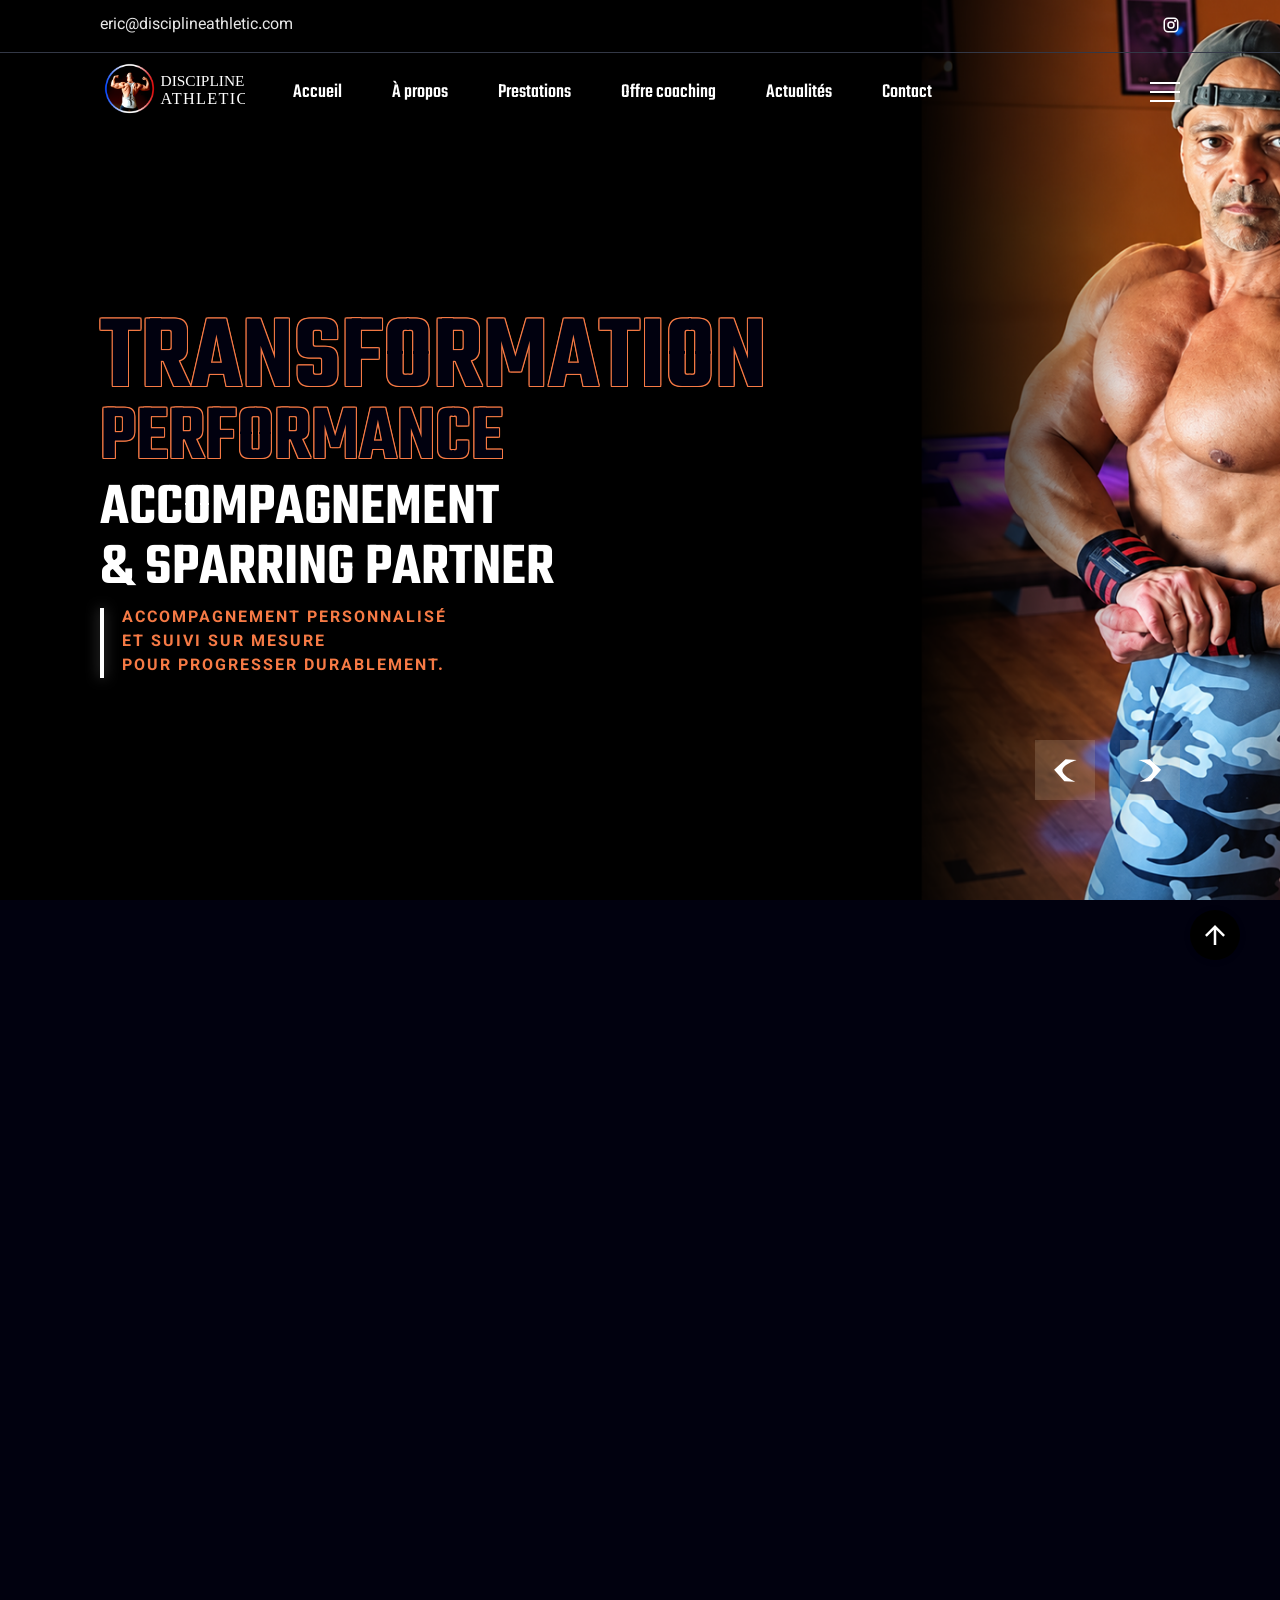
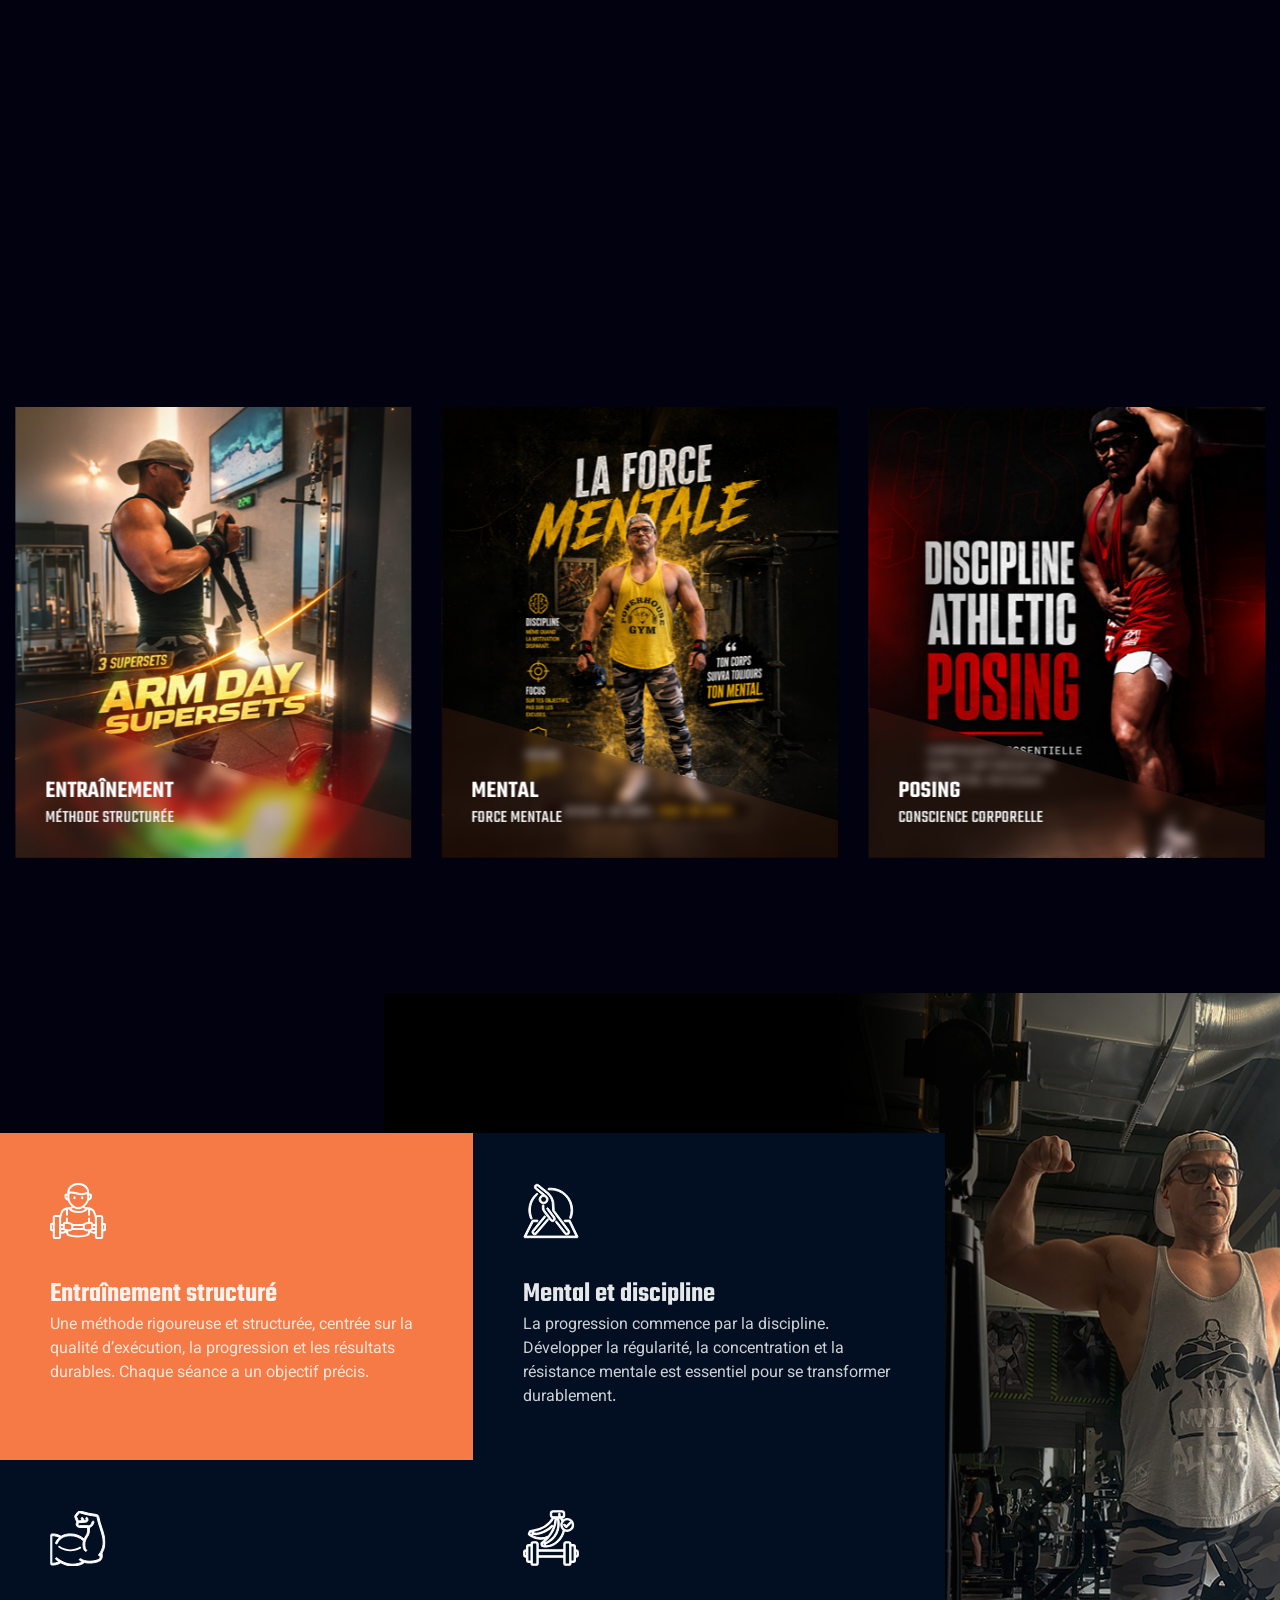
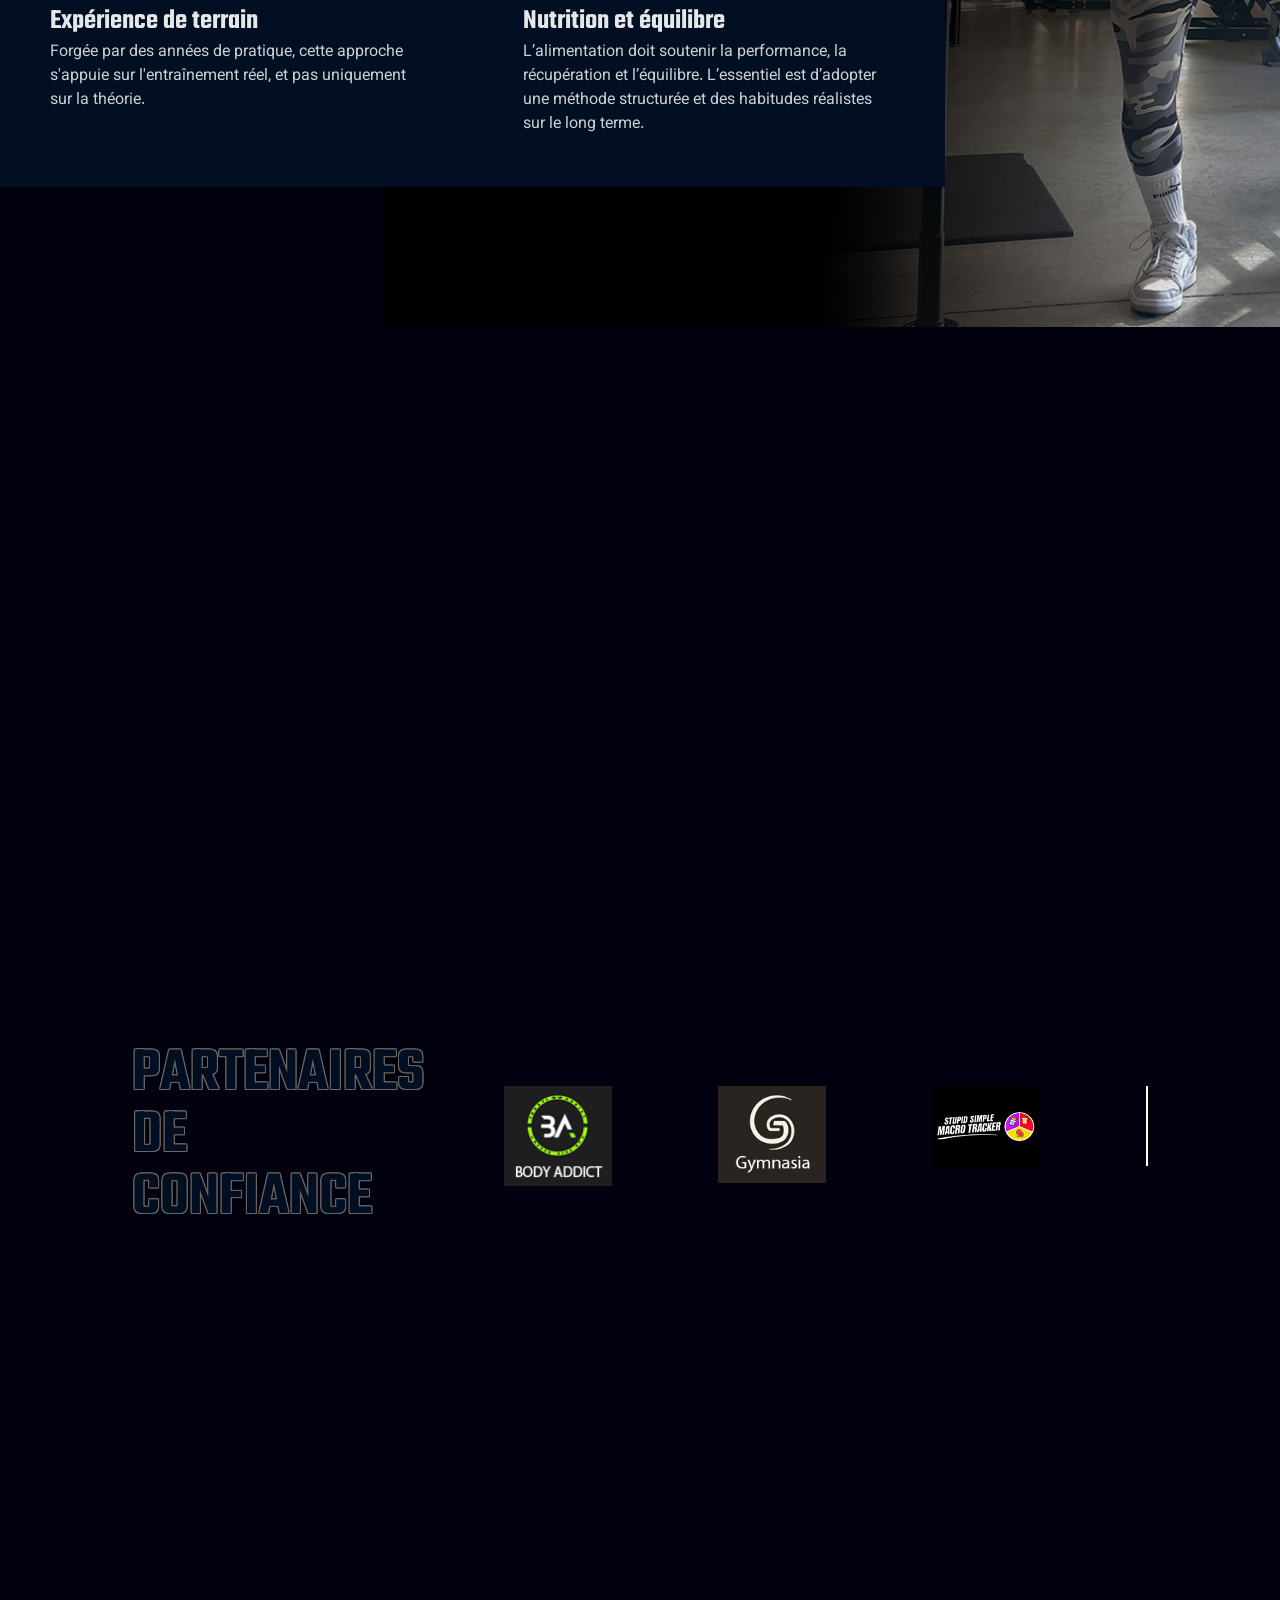
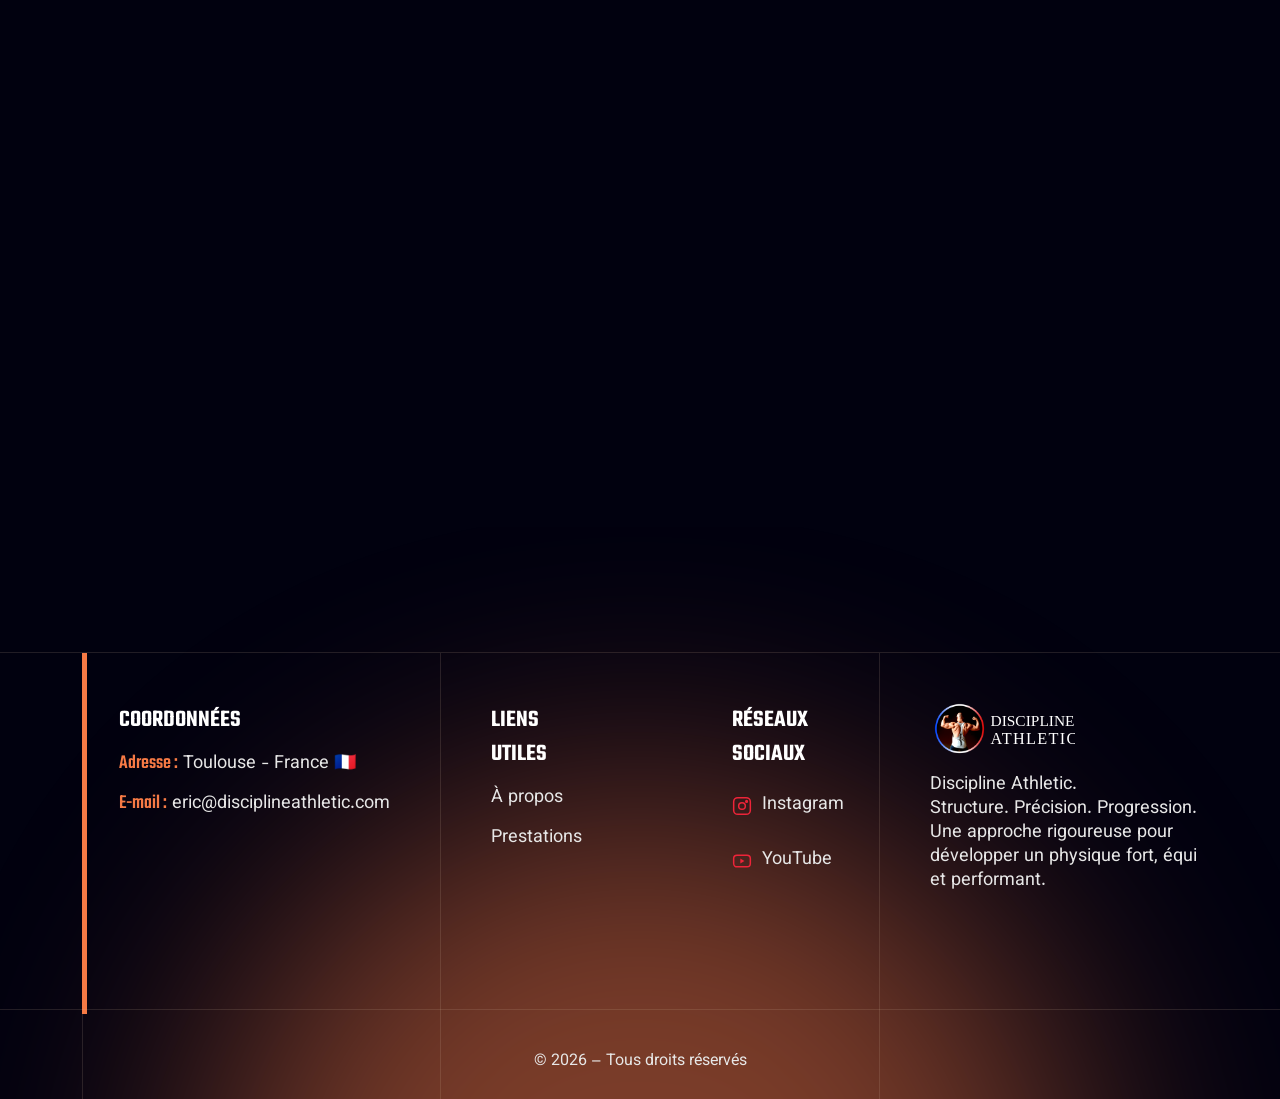
<file: index.html>
<!DOCTYPE html>
<html class="no-js" lang="fr">

<head>
    <!-- Meta Tags -->
    <meta charset="utf-8" />
    <meta http-equiv="x-ua-compatible" content="ie=edge" />
    <meta name="viewport" content="width=device-width, initial-scale=1" />
    <meta name="author" content="Thememarch" />
    <!-- Favicon Icon -->
    <link rel="icon" href="assets/img/favicon.svg" /> 
    <!-- Site Title -->
    <title>Discipline Athletic</title>
    <link rel="stylesheet" href="assets/css/plugins/bootstrap.min.css" />
    <link rel="stylesheet" href="assets/css/plugins/aos.css" />
    <link rel="stylesheet" href="assets/css/plugins/lightgallery.min.css" />
    <link rel="stylesheet" href="assets/css/plugins/swiper.min.css" />
    <link rel="stylesheet" href="assets/css/style.css" />

    <style>
      .footer .social a.da-social-link{display:flex;align-items:center;gap:10px;width:fit-content;min-height:40px;text-decoration:none}
      .footer .social a.da-social-link svg{flex:none;color:#ed2439}
      .footer .social a.da-social-link:hover span{text-decoration:underline;text-underline-offset:3px}
      .footer .social a.da-social-link:focus-visible{outline:2px solid #fff;outline-offset:3px}
    </style>
</head>

<body>


<!-- Start Header Section -->
<header class="ak-site_header ak-style1 ak-sticky_header">

    <div class="top-header-info">
        <div class="email-info">
            <a href="mailto:eric@disciplineathletic.com">eric@disciplineathletic.com</a>
        </div>

        <div class="d-flex gap-4 align-items-center">
            <!-- Instagram uniquement -->
            <a href="https://www.instagram.com/disciplineathletic/" target="_blank" aria-label="Instagram Discipline Athletic">
                <svg width="18" height="18" viewBox="0 0 24 24" fill="none">
                    <rect x="3" y="3" width="18" height="18" rx="5" stroke="white" stroke-width="2"/>
                    <circle cx="12" cy="12" r="4" stroke="white" stroke-width="2"/>
                    <circle cx="17.5" cy="6.5" r="1.5" fill="white"/>
                </svg>
            </a>
        </div>
    </div>

    <div class="ak-main_header">
        <div class="ak-main_header_in style-2">

            <div class="ak-main-header-left d-flex align-items-center gap-5">

                <!-- Logo -->
                <a class="ak-site_branding" href="index.html">
                    <img src="assets/img/logo.svg" alt="Discipline Athletic">
                </a>

                <!-- Navigation -->
                <div class="ak-nav ak-medium">
                    <ul class="ak-nav_list left-0">

                        <li>
                            <a href="index.html">Accueil</a>
                        </li>

                        <li>
                            <a href="about.html">À propos</a>
                        </li>

                        <li>
                            <a href="services.html">Prestations</a>
                        </li>
                        <li><a href="https://carwars.github.io/disciplineathletic-coaching-preview/" target="_blank" rel="noopener noreferrer">Offre coaching</a></li>

                        <li>
                            <a href="blog.html">Actualités</a>
                        </li>

                        <li>
                            <a href="contact-us.html">Contact</a>
                        </li>

                    </ul>
                </div>
            </div>

            <!-- Offcanvas button -->
            <div class="button-offcanva style-2"
                data-bs-toggle="offcanvas"
                data-bs-target="#offcanvasRight"
                aria-controls="offcanvasRight">
            </div>

        </div>
    </div>

</header>
<!-- End Header Section -->

    <!-- Start offcanvas body -->
    <div class="offcanvas offcanvas-end style-2" tabindex="-1" id="offcanvasRight">
        <div class="offcanvas-header">
            <button type="button" class="btn-close btn-close-white style-2" data-bs-dismiss="offcanvas"
                aria-label="Fermer"></button>
        </div>
        <div class="offcanvas-body">
            <div class="offcanvas-body-coustom-style">
                <a class="ak-site_branding" href="index.html">
                    <img src="assets/img/logo.svg" alt="...">
                </a>
                <p class="desp">Discipline Athletic repose sur la rigueur, la précision et la régularité : une approche concrète pour progresser durablement.</p>
                <div class="row row-cols-3 g-2 mt-4">
                    <div class="col">
                        <img src="assets/img/mini-gallery-1.jpg" class="img-fluid" alt="...">
                    </div>
                    <div class="col">
                        <img src="assets/img/mini-gallery-2.jpg" class="img-fluid" alt="...">
                    </div>
                    <div class="col">
                        <img src="assets/img/mini-gallery-3.jpg" class="img-fluid" alt="...">
                    </div>
                    <div class="col">
                        <img src="assets/img/mini-gallery-4.jpg" class="img-fluid" alt="...">
                    </div>
                    <div class="col">
                        <img src="assets/img/mini-gallery-5.jpg" class="img-fluid" alt="...">
                    </div>
                    <div class="col">
                        <img src="assets/img/mini-gallery-6.jpg" class="img-fluid" alt="...">
                    </div>
                </div>

                <div class="location-contant">
                    <h5 class="location-contant-title">COORDONNÉES</h5>
                    <h6 class="location-contant-text"><span>Adresse :</span> Toulouse – France</h6>
                    <h6 class="location-contant-text"><span>E-mail :</span><a
                            href="emailto:eric@disciplineathletic.com">eric@disciplineathletic.com</a></h6>
                    <!-- <h6 class="location-contant-text"><span>Horaires :</span> Sun - Thu: Open 24/7</h6> -->
                    <div class="ak-height-40 ak-height-lg-40"></div>
                    <div class="phone">

                        <a href="tel:(406)5550120" class="d-flex align-items-center gap-3">
                            <span class="icon">
                                <svg width="40" height="41" viewBox="0 0 40 41" fill="none"
                                    xmlns="http://www.w3.org/2000/svg">
                                    <!-- <circle cx="20" cy="20.0137" r="20" fill="#F67A45" /> -->
                                    <g clip-path="url(#clip0_2083_460)">
                                        <!-- <path
                                            </path> d="M26.7162 22.5158C25.7366 22.5158 24.7748 22.3626 23.8633 22.0614C23.4167 21.9091 22.8676 22.0488 22.595 22.3288L20.796 23.6869C18.7096 22.5732 17.4245 21.2884 16.326 19.2177L17.6441 17.4655C17.9865 17.1235 18.1094 16.624 17.9622 16.1552C17.6597 15.239 17.506 14.2776 17.506 13.2976C17.5061 12.5896 16.9301 12.0137 16.2222 12.0137H13.2839C12.576 12.0137 12 12.5896 12 13.2975C12 21.4121 18.6016 28.0137 26.7162 28.0137C27.4241 28.0137 28 27.4377 28 26.7298V23.7997C28 23.0918 27.424 22.5158 26.7162 22.5158Z"
                                            fill="white" /> -->
                                    </g>
                                    <defs>
                                        <clipPath id="clip0_2083_460">
                                            <rect width="16" height="16" fill="white"
                                                transform="translate(12 12.0137)" />
                                        </clipPath>
                                    </defs>
                                </svg>
                            </span>
                            <!-- <span class="title">(406) 555-0120</span> -->
                        </a>
                    </div>
                </div>

            </div>
        </div>
    </div>
    <!-- End offcanvas body -->


    <!-- Start Hero -->
<div class="slider slider_hero_2">
    <div class="swiper-wrapper">

        <!-- SLIDE 1 -->
        <div class="swiper-slide">
            <div class="ak-hero ak-style2">

                <img src="assets/img/hero_slider_bg_4.png?v=dbb31e3"
                     class="ak-hero-bg ak-bg object-cover hero-bg-1"
                     alt="...">

                <div class="hero-content-2">

                    <div class="hero-stroke-text">
                        <h2 class="stroke-text hero-stroke-text-one" data-swiper-parallax="300">
                            TRANSFORMATION
                        </h2>

                        <h2 class="stroke-text hero-stroke-text-two" data-swiper-parallax="100">
                            PERFORMANCE
                        </h2>

                        <h2 class="hero-title-three" data-swiper-parallax="200">ACCOMPAGNEMENT</h2>

                        <h2 class="hero-title-three" data-swiper-parallax="200">
                            & SPARRING PARTNER
                        </h2>
                    </div>

                    <div class="hero-premium-note">
                        <span></span>

                        <p>
                            Accompagnement personnalisé<br>et suivi sur mesure<br>pour progresser durablement.
                        </p>
                    </div>

                </div>
            </div>
        </div>

        <!-- SLIDE 2 -->
        <div class="swiper-slide">
            <div class="ak-hero ak-style2">

                <img src="assets/img/hero_slider_bg_5.png"
                     class="ak-hero-bg ak-bg object-cover hero-bg-2"
                     alt="...">

                <div class="hero-content-2">

                    <div class="hero-stroke-text">
                        <h2 class="stroke-text hero-stroke-text-one" data-swiper-parallax="300">
                            TRANSFORMATION
                        </h2>

                        <h2 class="stroke-text hero-stroke-text-two" data-swiper-parallax="100">
                            PERFORMANCE
                        </h2>

                        <h2 class="hero-title-three" data-swiper-parallax="200">ACCOMPAGNEMENT</h2>

                        <h2 class="hero-title-three" data-swiper-parallax="200">
                            & sparring partner
                        </h2>
                    </div>

                    <div class="hero-premium-note">
                        <span></span>

                        <p>
                            Accompagnement personnalisé<br>et suivi sur mesure<br>pour progresser durablement.
                        </p>
                    </div>

                </div>
            </div>
        </div>

    </div>

    <!-- CONTROLS -->
    <div class="hero_slider_controller_2">

        <div class="button-arrow-white hero-swiper-button-prev-2">
            <svg width="23" height="23" viewBox="0 0 23 23" fill="none"
                xmlns="http://www.w3.org/2000/svg">

                <path
                    d="M11.5637 0.358104L0.122263 10.7495L10.3204 22.275L21.5202 22.8138C21.5202 22.8138 8.11146 17.3445 8.42872 11.291C8.74597 5.23741 22.6691 0.891968 22.6691 0.891968L11.5637 0.358104Z"
                    fill="white" />
            </svg>
        </div>

        <div class="button-arrow-white hero-swiper-button-next-2">
            <svg xmlns="http://www.w3.org/2000/svg"
                width="24"
                height="23"
                viewBox="0 0 24 23"
                fill="none">

                <path
                    d="M11.6529 0.358104L23.0943 10.7495L12.8962 22.275L1.69636 22.8138C1.69636 22.8138 15.1051 17.3445 14.7878 11.291C14.4706 5.23741 0.547485 0.891968 0.547485 0.891968L11.6529 0.358104Z"
                    fill="white" />
            </svg>
        </div>

    </div>
</div>
<!-- End Hero -->

    <!-- Start About -->
    <div class="ak-height-135 ak-height-lg-80"></div>
    <section class="container">
        <div class="about-section">
            <div class="img-content" data-aos="fade-right">
                <div class="img-content-one image-hover-animation">
                    <img src="assets/img/about_1.jpg" class="about_1" alt="...">
                </div>
                <div class="img-content-two">
                    <img src="assets/img/circle.png" class="circle" alt="...">
                    <div class="img-content-about_2 image-hover-animation">
                        <img src="assets/img/about_2.jpg" class="about_2" alt="...">
                    </div>
                </div>
            </div>
            <div class="info-content" data-aos="fade-left">
                <div class="section-heading style-1">
                    <div class="section-subtitle">À propos</div>
                    <h2 class="section-title">Là où la discipline rencontre</h2>
                    <div class="stroke-text" data-text="L'excellence !">
                        L'excellence !
                    </div>
                    <p class="section-short-desp mt-2">
                        Discipline Athletic repose sur une conviction simple : progresser exige méthode, précision et régularité. Forgée par des années de pratique, cette approche privilégie le travail concret, la maîtrise du mouvement et la discipline au quotidien. L’objectif : développer un physique plus fort, mieux maîtrisé et durable.
                    </p>
                </div>
                <!-- Start Faq -->
                <div class="ak-height-40 ak-height-lg-40"></div>
                <div class="ak-accordion">
                    <div class="ak-accordion-item">
                        <div class="ak-accordion-title">
                            <h5><span>01.</span>Entraînement — Comment savoir si mes séances sont efficaces ?</h5>
                        </div>
                        <div class="ak-accordion-tab">
                            L’efficacité se mesure dans le temps : progression des charges, qualité d’exécution et régularité. Sans méthode ni suivi, les résultats restent aléatoires.
                        </div>
                    </div>
                    <div class="ak-accordion-item">
                        <div class="ak-accordion-title">
                            <h5><span>02.</span>Mental — Quel rôle joue le mental dans la progression ?</h5>
                        </div>
                        <div class="ak-accordion-tab">
                            Le mental nourrit la régularité. Sans discipline, pas de progression durable. La motivation fluctue ; la discipline se construit.
                        </div>
                    </div>
                    <div class="ak-accordion-item">
                        <div class="ak-accordion-title">
                            <h5><span>03.</span>Posing — Le posing est-il vraiment important ?</h5>
                        </div>
                        <div class="ak-accordion-tab">
                           Le posing fait partie intégrante du développement physique. Il améliore la connexion musculaire, la maîtrise corporelle et permet de mettre en valeur le travail accompli.
                        </div>
                    </div>
                    <div class="ak-accordion-item">
                        <div class="ak-accordion-title">
                            <h5><span>04.</span>Nutrition — Faut-il suivre un régime strict pour progresser ?</h5>
                        </div>
                        <div class="ak-accordion-tab">
                            L’alimentation doit être structurée et adaptée à l’objectif. Il ne s’agit pas d’être rigide, mais d’être régulier et de maîtriser ses apports.
                        </div>
                    </div>
                </div>
            </div>
            <!-- End Faq -->
        </div>
    </section>
    <!-- End About -->


    <!-- Start Upcoming Classes -->
<div class="ak-height-135 ak-height-lg-80"></div>
<section>
    <div class="container">
        <div class="d-flex justify-content-between flex-column flex-lg-row gap-2">
            <div class="section-heading style-1" data-aos="zoom-out">
                <h2 class="section-title">Les 4 piliers de la progression</h2>
            </div>
            <div class="d-flex gap-3" data-aos-delay="150" data-aos="zoom-out">
                <div class="button-arrow-white slider_2-prev">
                    <svg width="23" height="23" viewBox="0 0 23 23" fill="none" xmlns="http://www.w3.org/2000/svg">
                        <path
                            d="M11.5637 0.358104L0.122263 10.7495L10.3204 22.275L21.5202 22.8138C21.5202 22.8138 8.11146 17.3445 8.42872 11.291C8.74597 5.23741 22.6691 0.891968 22.6691 0.891968L11.5637 0.358104Z"
                            fill="white" />
                    </svg>
                </div>
                <div class="button-arrow-white slider_2-next">
                    <svg xmlns="http://www.w3.org/2000/svg" width="24" height="23" viewBox="0 0 24 23" fill="none">
                        <path
                            d="M11.6529 0.358104L23.0943 10.7495L12.8962 22.275L1.69636 22.8138C1.69636 22.8138 15.1051 17.3445 14.7878 11.291C14.4706 5.23741 0.547485 0.891968 0.547485 0.891968L11.6529 0.358104Z"
                            fill="white" />
                    </svg>
                </div>
            </div>
        </div>
    </div>

    <div class="slider slider_2 type_2">
        <div class="ak-height-60 ak-height-lg-40"></div>

        <div class="swiper-wrapper">

            <div class="swiper-slide">
                <a href="javascript:void(0);" class="classes-card">
                    <img src="assets/img/classes_1.jpg" class="card-img" alt="...">
                    <div class="classes-img-overlay">
                        <h5 class="classes-title">Entraînement</h5>
                        <p class="classes-text"><small>Méthode structurée</small></p>
                    </div>
                </a>
            </div>

            <div class="swiper-slide">
                <a href="javascript:void(0);" class="classes-card">
                    <img src="assets/img/classes_2.jpg" class="card-img" alt="...">
                    <div class="classes-img-overlay">
                        <h5 class="classes-title">Mental</h5>
                        <p class="classes-text"><small>Force mentale</small></p>
                    </div>
                </a>
            </div>

            <div class="swiper-slide">
                <a href="javascript:void(0);" class="classes-card">
                    <img src="assets/img/classes_3.jpg" class="card-img" alt="...">
                    <div class="classes-img-overlay">
                        <h5 class="classes-title">POSING</h5>
                        <p class="classes-text"><small>Conscience corporelle</small></p>
                    </div>
                </a>
            </div>

            <div class="swiper-slide">
                <a href="javascript:void(0);" class="classes-card">
                    <img src="assets/img/classes_4.jpg" class="card-img" alt="...">
                    <div class="classes-img-overlay">
                        <h5 class="classes-title">NUTRITION</h5>
                        <p class="classes-text"><small>Énergie et récupération</small></p>
                    </div>
                </a>
            </div>

        </div>
    </div>
</section>
<!-- End Upcoming Classes -->


    <!-- Start Fun Fact Counter -->
    <!-- <div class="ak-height-135 ak-height-lg-80"></div>
    <div class="funfact-counter style-2">
        <div class="container">
            <div class="auto-counter-section type-2 g-4 row" id="counter">
                <div class="funfact style1 type-2 ak-center" data-src="assets/img/counter-bg.png">
                    <div class="funfact-number color-1">
                        <span id="count1" class="counter" data-number="17"></span>
                        <span>+</span>
                    </div>
                    <div class="primary-color-border"></div>
                    <div class="funfact-text">
                        <p class="color-1">YEARS OF <br> SERVICE</p>
                    </div>
                </div>
                <div class="funfact style1 type-2 ak-center" data-src="assets/img/counter-bg.png">
                    <div class="funfact-number color-1">
                        <span id="count2" class="counter" data-number="29"></span>
                        <span>+</span>
                    </div>
                    <div class="primary-color-border"></div>
                    <div class="funfact-text">
                        <p class="color-1">YEARS OF <br> SERVICE</p>
                    </div>
                </div>
                <div class="funfact style1 type-2 ak-center" data-src="assets/img/counter-bg.png">
                    <div class="funfact-number color-1">
                        <span id="count3" class="counter" data-number="3"></span>
                        <span>+</span>
                    </div>
                    <div class="primary-color-border"></div>
                    <div class="funfact-text">
                        <p class="color-1">YEARS OF <br> SERVICE</p>
                    </div>
                </div>
                <div class="funfact style1 type-2 ak-center" data-src="assets/img/counter-bg.png">
                    <div class="funfact-number color-1">
                        <span id="count4" class="counter" data-number="109"></span>
                        <span>+</span>
                    </div>
                    <div class="primary-color-border"></div>
                    <div class="funfact-text">
                        <p class="color-1">YEARS OF <br> SERVICE</p>
                    </div>
                </div>

            </div>
        </div>
    </div> -->
    <!-- End Fun Fact Counter --> 


    <!-- Start Team -->
    <!--<div class="ak-height-135 ak-height-lg-80"></div>
    <section class="container">
        <div class="section-heading style-1 type-1" data-aos="zoom-out">
            <div class="section-subtitle">Coach</div>
            <h2 class="section-title">Notre équipe</h2>
        </div>
        <div class="ak-height-50 ak-height-lg-40"></div>
        <div class="team-content" data-aos="fade-up">
            <div class="team-card">
                <a href="trainer-details.html">
                    <div class="team-header-info">
                        <img src="assets/img/team_1.jpg" class="card-img-top" alt="...">
                    </div>
                    <div class="team-body-info">
                        <div>
                            <h4 class="team-title">John Wick C.</h4>
                            <p class="team-subtitle">Cofondateur</p>
                        </div>
                        <div>
                            <span class="button-arrow-black team-btn">
                                <svg width="23" height="24" viewBox="0 0 23 24" fill="none"
                                     xmlns="http://www.w3.org/2000/svg"> 
                                    <path
                                        d="M11.5448 0.893382L22.9862 11.2848L12.7881 22.8103L1.58827 23.3491C1.58827 23.3491 14.997 17.8798 14.6797 11.8262C14.3625 5.77269 0.439392 1.42725 0.439392 1.42725L11.5448 0.893382Z"
                                        fill="#01010F" />
                                </svg>

                            </span>
                        </div>
                    </div>
                </a>
            </div>
            <div class="team-card">
                <a href="trainer-details.html">
                    <div class="team-header-info">
                        <img src="assets/img/team_2.jpg" class="card-img-top" alt="...">
                    </div>
                    <div class="team-body-info">
                        <div>
                            <h4 class="team-title">Emily Thompson</h4>
                            <p class="team-subtitle">Coach principal</p>
                        </div>
                        <div>
                            <span class="button-arrow-black team-btn">
                                <svg width="23" height="24" viewBox="0 0 23 24" fill="none"
                                    xmlns="http://www.w3.org/2000/svg">
                                    <path
                                        d="M11.5448 0.893382L22.9862 11.2848L12.7881 22.8103L1.58827 23.3491C1.58827 23.3491 14.997 17.8798 14.6797 11.8262C14.3625 5.77269 0.439392 1.42725 0.439392 1.42725L11.5448 0.893382Z"
                                        fill="#01010F" />
                                </svg>

                            </span>
                        </div>
                    </div>
                </a>
            </div>
            <div class="team-card">
                <a href="trainer-details.html">
                    <div class="team-header-info">
                        <img src="assets/img/team_3.jpg" class="card-img-top" alt="...">
                    </div>
                    <div class="team-body-info">
                        <div>
                            <h4 class="team-title">Alex Ramirez</h4>
                            <p class="team-subtitle">Conseil en nutrition</p>
                        </div>
                        <div>
                            <span class="button-arrow-black team-btn">
                                <svg width="23" height="24" viewBox="0 0 23 24" fill="none"
                                    xmlns="http://www.w3.org/2000/svg">
                                    <path
                                        d="M11.5448 0.893382L22.9862 11.2848L12.7881 22.8103L1.58827 23.3491C1.58827 23.3491 14.997 17.8798 14.6797 11.8262C14.3625 5.77269 0.439392 1.42725 0.439392 1.42725L11.5448 0.893382Z"
                                        fill="#01010F" />
                                </svg>

                            </span>
                        </div>
                    </div>
                </a>
            </div>
        </div>
    </section> -->
    <!-- End Team -->

    <!-- Start feature and video -->
    <div class="ak-height-135 ak-height-lg-80"></div>
    <section>
        <div class="feature-content-style-2">
            <div class="feature-video-conent ak-bg" data-src="assets/img/video-bg-2.png">
                <a href="https://www.youtube.com/watch?v=xCXQBn2JUbc"
                    class="ak-video-block ak-style1 ak-video-open type_2">
                    <!-- <span class="ak-heartbeat-btn"> -->
                        <span></span>
                    </span>
                </a>
            </div>
            <div class="feature-card-content">
                <div class="row row-cols-1 row-cols-md-2 g-2 g-md-0">
                    <div class="col">
                        <div class="feature-card style-2 active">
                            <img class="top-img" src="assets/img/services_icon1.svg" alt="">
                            <div class="text-content">
                                <h3>Entraînement structuré</h3>
                                <p>Une méthode rigoureuse et structurée, centrée sur la qualité d’exécution, la progression et les résultats durables. Chaque séance a un objectif précis.</p>
                            </div>
                        </div>
                    </div>
                    <div class="col">
                        <div class="feature-card style-2">
                            <img class="top-img" src="assets/img/services_icon2.svg" alt="">
                            <div class="text-content">
                                <h3>Mental et discipline</h3>
                                <p>La progression commence par la discipline. Développer la régularité, la concentration et la résistance mentale est essentiel pour se transformer durablement.</p>
                            </div>
                        </div>
                    </div>
                    <div class="col">
                        <div class="feature-card style-2">
                            <img class="top-img" src="assets/img/services_icon3.svg" alt="">
                            <div class="text-content">
                                <h3>Expérience de terrain</h3>
                                <p>Forgée par des années de pratique, cette approche s'appuie sur l'entraînement réel, et pas uniquement sur la théorie.</p>
                            </div>
                        </div>
                    </div>
                    <div class="col">
                        <div class="feature-card style-2">
                            <img class="top-img" src="assets/img/services_icon4.svg" alt="">
                            <div class="text-content">
                                <h3>Nutrition et équilibre</h3>
                                <p>L’alimentation doit soutenir la performance, la récupération et l’équilibre. L’essentiel est d’adopter une méthode structurée et des habitudes réalistes sur le long terme.</p>
                            </div>
                        </div>
                    </div>
                </div>
            </div>
        </div>
    </section>
    <!-- End feature and video -->


    <!-- Start  Schedule-->
    <!--<div class="ak-height-135 ak-height-lg-80"></div>
    <section>
        <div class="container position-relative">
            <h2 class="stroke-text type2">Planning</h2>
            <div class="schedule-calendar background-color-remove" data-aos="fade-up" data-aos-delay="300"
                data-aos-offset="200" data-aos-duration="500">
                <div class="table-responsive br-routine">
                    <table class="tab-content">
                        <tbody>
                            <tr>
                                <th class="cs-col-title one"></th>
                                <th class="cs-col-title">
                                    <div>Monday</div>
                                </th>
                                <th class="cs-col-title">
                                    <div>Tuesday</div>
                                </th>
                                <th class="cs-col-title">
                                    <div>Wednesday</div>
                                </th>
                                <th class="cs-col-title">
                                    <div>Thursday</div>
                                </th>
                                <th class="cs-col-title">
                                    <div>Friday</div>
                                </th>
                                <th class="cs-col-title">
                                    <div>Saturday</div>
                                </th>
                                <th class="cs-col-title">
                                    <div>Sunday</div>
                                </th>
                            </tr>
                            <tr>
                                <th class="cs-row-title">06.00 - 08.00</th>
                                <td>
                                    <a class="cs-item tab-pane" href="classes-details.html">
                                        <div class="cs-item-title">BOXING</div>
                                        <div class="cs-item-short-title">
                                            <p>Professor Smith</p>
                                        </div>
                                    </a>
                                </td>
                                <td></td>
                                <td>
                                    <a class="cs-item tab-pane" href="classes-details.html">
                                        <div class="cs-item-title">Cardio</div>
                                        <div class="cs-item-short-title">
                                            <p>Robert Cage</p>
                                        </div>
                                    </a>
                                </td>

                                <td>
                                    <a class="cs-item tab-pane" href="classes-details.html">
                                        <div class="cs-item-title">BOXING</div>
                                        <div class="cs-item-short-title">
                                            <p>Robert Cage</p>
                                        </div>
                                    </a>
                                </td>
                                <td></td>

                                <td>
                                    <a class="cs-item tab-pane" href="classes-details.html">
                                        <div class="cs-item-title">CRAZE</div>
                                        <div class="cs-item-short-title">
                                            <p>Robert Cage</p>
                                        </div>
                                    </a>
                                </td>
                                <td></td>
                            </tr>
                            <tr>
                                <th class="cs-row-title">08.00 - 10.00</th>
                                <td></td>
                                <td>
                                    <a class="cs-item tab-pane" href="classes-details.html">
                                        <div class="cs-item-title">BOXING</div>
                                        <div class="cs-item-short-title">
                                            <p>Robert Cage</p>
                                        </div>
                                    </a>
                                </td>
                                <td>
                                    <a class="cs-item tab-pane" href="classes-details.html">
                                        <div class="cs-item-title">BOXING</div>
                                        <div class="cs-item-short-title">
                                            <p>Robert Cage</p>
                                        </div>
                                    </a>
                                </td>
                                <td></td>
                                <td></td>
                                <td>
                                    <a class="cs-item tab-pane" href="classes-details.html">
                                        <div class="cs-item-title">BOOTCAMP</div>
                                        <div class="cs-item-short-title">
                                            <p>Robert Cage</p>
                                        </div>
                                    </a>
                                </td>
                                <td>
                                    <a class="cs-item tab-pane" href="classes-details.html">
                                        <div class="cs-item-title">BOXING</div>
                                        <div class="cs-item-short-title">
                                            <p>Ms. Garcia</p>
                                        </div>
                                    </a>
                                </td>
                            </tr>
                            <tr>
                                <th class="cs-row-title">10.00 - 12.00</th>
                                <td>
                                    <a class="cs-item tab-pane" href="classes-details.html">
                                        <div class="cs-item-title">YOGA</div>
                                        <div class="cs-item-short-title">
                                            <p>Robert Cage</p>
                                        </div>
                                    </a>
                                </td>
                                <td></td>
                                <td>
                                    <a class="cs-item tab-pane" href="classes-details.html">
                                        <div class="cs-item-title">ZUMBA</div>
                                        <div class="cs-item-short-title">
                                            <p>Mrs. Johnson</p>
                                        </div>
                                    </a>
                                </td>
                                <td>
                                    <a class="cs-item tab-pane" href="classes-details.html">
                                        <div class="cs-item-title">BOXING</div>
                                        <div class="cs-item-short-title">
                                            <p>Robert Cage</p>
                                        </div>
                                    </a>
                                </td>
                                <td>
                                    <a class="cs-item tab-pane" href="classes-details.html">
                                        <div class="cs-item-title">SCULPT</div>
                                        <div class="cs-item-short-title">
                                            <p>Robert Cage</p>
                                        </div>
                                    </a>
                                </td>
                                <td></td>
                                <td></td>
                            </tr>
                            <tr>
                                <th class="cs-row-title">12.00 - 02.00</th>
                                <td></td>
                                <td>
                                    <a class="cs-item tab-pane" href="classes-details.html">
                                        <div class="cs-item-title">BOXING</div>
                                        <div class="cs-item-short-title">
                                            <p>Robert Cage</p>
                                        </div>
                                    </a>
                                </td>
                                <td></td>
                                <td></td>
                                <td>
                                    <a class="cs-item tab-pane" href="classes-details.html">
                                        <div class="cs-item-title">SPIN</div>
                                        <div class="cs-item-short-title">
                                            <p>Robert Cage</p>
                                        </div>
                                    </a>
                                </td>
                                <td>
                                    <a class="cs-item tab-pane" href="classes-details.html">
                                        <div class="cs-item-title">TONE UP</div>
                                        <div class="cs-item-short-title">
                                            <p>Robert Cage</p>
                                        </div>
                                    </a>
                                </td>
                                <td></td>
                            </tr>
                            <tr>
                                <th class="cs-row-title">02.00 - 04.00</th>
                                <td>
                                    <a class="cs-item tab-pane" href="classes-details.html">
                                        <div class="cs-item-title">CARDIO</div>
                                        <div class="cs-item-short-title">
                                            <p>Robert Cage</p>
                                        </div>
                                    </a>
                                </td>
                                <td></td>
                                <td>
                                    <a class="cs-item tab-pane" href="classes-details.html">
                                        <div class="cs-item-title">Mr.Rodri</div>
                                        <div class="cs-item-short-title">
                                            <p>Robert Cage</p>
                                        </div>
                                    </a>
                                </td>
                                <td>
                                    <a class="cs-item tab-pane" href="classes-details.html">
                                        <div class="cs-item-title">BOXING</div>
                                        <div class="cs-item-short-title">
                                            <p>Robert Cage</p>
                                        </div>
                                    </a>
                                </td>
                                <td></td>
                                <td>
                                    <a class="cs-item tab-pane" href="classes-details.html">
                                        <div class="cs-item-title">MUSCLE</div>
                                        <div class="cs-item-short-title">
                                            <p>Robert Cage</p>
                                        </div>
                                    </a>
                                </td>
                                <td>
                                    <a class="cs-item tab-pane" href="classes-details.html">
                                        <div class="cs-item-title">STRETCH</div>
                                        <div class="cs-item-short-title">
                                            <p>Ms. Garcia</p>
                                        </div>
                                    </a>
                                </td>
                            </tr>
                            <tr>
                                <th class="cs-row-title">04.00 - 06.00</th>
                                <td></td>
                                <td></td>
                                <td>
                                    <a class="cs-item tab-pane" href="classes-details.html">
                                        <div class="cs-item-title">WORKOUT</div>
                                        <div class="cs-item-short-title">
                                            <p>Ms. Thompson</p>
                                        </div>
                                    </a>
                                </td>
                                <td>
                                    <a class="cs-item tab-pane" href="classes-details.html">
                                        <div class="cs-item-title">CARDIO</div>
                                        <div class="cs-item-short-title">
                                            <p>Robert Cage</p>
                                        </div>
                                    </a>
                                </td>
                                <td>
                                    <a class="cs-item tab-pane" href="classes-details.html">
                                        <div class="cs-item-title">HIIT</div>
                                        <div class="cs-item-short-title">
                                            <p>Mrs. White</p>
                                        </div>
                                    </a>
                                </td>

                                <td></td>
                                <td></td>
                            </tr>
                            <tr>
                                <th class="cs-row-title">06.00 - 08.00</th>
                                <td></td>
                                <td>
                                    <a class="cs-item tab-pane" href="classes-details.html">
                                        <div class="cs-item-title">RHYTHM</div>
                                        <div class="cs-item-short-title">
                                            <p>Dr. Patel</p>
                                        </div>
                                    </a>
                                </td>
                                <td>
                                    <a class="cs-item tab-pane" href="classes-details.html">
                                        <div class="cs-item-title">SCULPT</div>
                                        <div class="cs-item-short-title">
                                            <p>Mrs. Khan</p>
                                        </div>
                                    </a>
                                </td>
                                <td></td>
                                <td>
                                    <a class="cs-item tab-pane" href="classes-details.html">
                                        <div class="cs-item-title">POWER</div>
                                        <div class="cs-item-short-title">
                                            <p>Ms. Wilson</p>
                                        </div>
                                    </a>
                                </td>
                                <td>
                                    <a class="cs-item tab-pane" href="classes-details.html">
                                        <div class="cs-item-title">Dr. Patel</div>
                                        <div class="cs-item-short-title">
                                            <p>Mr. Clark</p>
                                        </div>
                                    </a>
                                </td>
                                <td>
                                    <a class="cs-item tab-pane" href="classes-details.html">
                                        <div class="cs-item-title">DMAYHEM</div>
                                        <div class="cs-item-short-title">
                                            <p>Coach Taylor</p>
                                        </div>
                                    </a>
                                </td>
                            </tr>
                        </tbody>
                    </table>
                </div>
            </div>
        </div>
    </section> -->
    <!-- End  Schedule-->


<!-- Start Testimonial -->
<div class="ak-height-135 ak-height-lg-80"></div>

<section class="container">
    <div class="testimonial">

        <div class="testimonial-img image-hover-animation animation-2s" data-aos="fade-right">
            <img src="assets/img/testimonial.jpg" alt="Approche Discipline Athletic">
        </div>

        <div class="testimonial-info" data-aos="fade-left">

            <h2 class="stroke-text" data-text="L’approche">L'approche</h2>

            <div class="slider testimonial-slider-home">
                <div class="swiper-wrapper">

                    <!-- Training & Mindset -->
                    <div class="swiper-slide">
                        <div class="testimonial-content">

                            <div class="client">
                                <div class="primary-color-border-horizontal"></div>

                                <h5 class="title">Entraînement et mental</h5>

                                <p class="sub-title">
                                    Structure • Discipline • Exécution
                                </p>
                            </div>

                            <div class="desp">

                                <div class="video-btn">
                                    <div class="d-flex gap-2 align-items-center">

                                        <!-- YOUTUBE VIDEO DISABLED TEMPORARILY
                                        <a href="https://www.youtube.com/watch?v=xmS_YP3ut6A"
                                            class="ak-video-block ak-style1 ak-video-open type_2">

                                            <span class="ak-heartbeat-btn">
                                                <span></span>
                                            </span>

                                        </a>
                                        -->

                                        <button type="button"
                                            class="ak-video-block ak-style1 type_2 video-placeholder-button"
                                            onclick="openVideoPlaceholder()">

                                            <span class="ak-heartbeat-btn">
                                                <span></span>
                                            </span>

                                        </button>

                                        <p class="ak-secondary-font ak-font-18">Vidéo sur l'approche de l'entraînement</p>

                                    </div>
                                </div>

                                <p>
                                    Discipline Athletic s’appuie sur l’expérience de terrain, un entraînement structuré et la discipline au quotidien. La progression naît de la régularité, de la force mentale, de la précision d’exécution et de l’engagement dans la durée.
                                </p>

                            </div>
                        </div>
                    </div>

                    <!-- Nutrition -->
                    <div class="swiper-slide">
                        <div class="testimonial-content">

                            <div class="client">
                                <div class="primary-color-border-horizontal"></div>

                                <h5 class="title">Nutrition</h5>

                                <p class="sub-title">Équilibre et complémentation</p>
                            </div>

                            <div class="desp">

                                <div class="video-btn">
                                    <div class="d-flex gap-2 align-items-center">

                                        <!-- YOUTUBE VIDEO DISABLED TEMPORARILY
                                        <a href="https://www.youtube.com/watch?v=9Z4roV9UOAA"
                                            class="ak-video-block ak-style1 ak-video-open type_2">

                                            <span class="ak-heartbeat-btn">
                                                <span></span>
                                            </span>

                                        </a>
                                        -->

                                        <button type="button"
                                            class="ak-video-block ak-style1 type_2 video-placeholder-button"
                                            onclick="openVideoPlaceholder()">

                                            <span class="ak-heartbeat-btn">
                                                <span></span>
                                            </span>

                                        </button>

                                        <p class="ak-secondary-font ak-font-18">Vidéo sur l'approche nutritionnelle</p>

                                    </div>
                                </div>

                                <p>
                                    La nutrition et les compléments sont des outils, pas des raccourcis. L’objectif est de construire une approche équilibrée, structurée et durable, au service de la performance, de la récupération et de la progression.
                                </p>

                            </div>
                        </div>
                    </div>

                </div>
            </div>

        </div>
    </div>
</section>
<!-- End Testimonial -->

<!-- Video placeholder popup -->
<div id="videoPlaceholderModal" class="video-placeholder-modal">
    <button class="video-placeholder-close" type="button" aria-label="Fermer la fenêtre" onclick="closeVideoPlaceholder()">×</button>

    <img src="assets/img/videoinprogress.png" alt="Vidéo en préparation">
</div>

<script>
function openVideoPlaceholder() {
    document.getElementById('videoPlaceholderModal').classList.add('active');
}

function closeVideoPlaceholder() {
    document.getElementById('videoPlaceholderModal').classList.remove('active');
}

document.getElementById('videoPlaceholderModal').addEventListener('click', function(event) {
    if (event.target === this) {
        closeVideoPlaceholder();
    }
});
</script>


   <!-- Start Partner Client -->
<div class="ak-height-135 ak-height-lg-80"></div>

<div class="container">
    <div class="partner-client style-1">

        <div class="title">
            <h1 class="stroke-text">
                Partenaires<br>de confiance
            </h1>
        </div>

        <div class="slider partner-client-slider">

            <div class="swiper-wrapper">

                <div class="swiper-slide">
                    <img src="assets/img/pc_1.png" alt="Logo partenaire">
                </div>

                <div class="swiper-slide">
                    <img src="assets/img/pc_2.png" alt="Logo partenaire">
                </div>

                <div class="swiper-slide">
                    <img src="assets/img/pc_3.png" alt="Logo partenaire">
                </div>

                <div class="swiper-slide">
                    <img src="assets/img/pc_4.png" alt="Logo partenaire">
                </div>

                <!-- ZUMUB -->
                <div class="swiper-slide">
                    <img src="assets/img/zumub.jpg" alt="Zumub">
                </div>

                <!-- W2G -->
                <div class="swiper-slide">
                    <img src="assets/img/w2g.jpeg" alt="W2G, partenaire Discipline Athletic" loading="lazy">
                </div>

                <div class="swiper-slide">
                    <img src="assets/img/pc_1.png" alt="Logo partenaire">
                </div>

                <div class="swiper-slide">
                    <img src="assets/img/pc_2.png" alt="Logo partenaire">
                </div>

                <div class="swiper-slide">
                    <img src="assets/img/pc_3.png" alt="Logo partenaire">
                </div>

                <div class="swiper-slide">
                    <img src="assets/img/pc_4.png" alt="Logo partenaire">
                </div>

                <!-- ZUMUB -->
                <div class="swiper-slide">
                    <img src="assets/img/zumub.jpg" alt="Zumub">
                </div>

                <!-- W2G -->
                <div class="swiper-slide">
                    <img src="assets/img/w2g.jpeg" alt="W2G, partenaire Discipline Athletic" loading="lazy">
                </div>

            </div>

        </div>

    </div>
</div>
<!-- End Partner Client -->


    <!-- Start Pricing Calculator -->
    <!--<div class="ak-height-135 ak-height-lg-80"></div>
    <section class="pricing-calculator">
        <div class="ak-height-100 ak-height-lg-80"></div>
        <div class="container">
            <div class="calculator-form" data-aos="fade-down">
                <form>
                    <div class="from-inputs">
                        <div class="type_1">
                            <label for="height" class="form-label">Votre taille*</label>
                            <input type="text" name="height" id="height" placeholder="Height...">
                        </div>
                        <div class="type_1">
                            <label for="weight" class="form-label">Poids*</label>
                            <input type="text" name="weight" id="weight" placeholder="Weight...">
                        </div>
                        <div class="type_1">
                            <label for="age" class="form-label">Votre âge*</label>
                            <input type="text" name="age" id="age" placeholder="Age...">
                        </div>
                    </div>

                    <div class="from-inputs">
                        <div class="type_1">
                            <label class="form-label">Sélectionnez votre sexe*</label>
                            <select class="form-select select-input-customize" aria-label="Default select example">
                                <option selected>Sexe...</option>
                                <option value="1">Homme</option>
                                <option value="2">Femme</option>
                            </select>
                        </div>
                        <div class="type_1">
                            <label class="form-label">Mon objectif</label>
                            <select class="form-select select-input-customize" aria-label="Default select example">
                                <option selected>Mon objectif...</option>
                                <option value="Perte de poids">Perte de poids</option>
                                <option value="Prise de masse">Prise de masse</option>
                            </select>
                        </div>
                        <div class="type_1">
                            <button class="button-primary type_2">CALCULER<span class="icon">
                                    <svg xmlns="http://www.w3.org/2000/svg" width="16" height="20" viewBox="0 0 16 20"
                                        fill="none">
                                        <g clip-path="url(#clip0_1967_2504)">
                                            <path fill-rule="evenodd" clip-rule="evenodd"
                                                d="M0.585938 19.4276L9.58594 10.4276L0.585938 1.42755H6.99067L15.9907 10.4276L6.99067 19.4276H0.585938Z"
                                                fill="white" />
                                        </g>
                                        <defs>
                                            <clipPath id="clip0_1967_2504">
                                                <rect width="16" height="19" fill="white"
                                                    transform="translate(0 0.989563)" />
                                            </clipPath>
                                        </defs>
                                    </svg>
                                </span>
                            </button>
                        </div>
                    </div>
                </form>
            </div>
            <div class="ak-height-80 ak-height-lg-50"></div>
            <div class="package-content">
                <div class="package type2" data-aos="fade-up">
                    <div class="package-one style2 hover-active-class color2">
                        <div class="title">
                            <h5> $30</h5>
                            <h3>Formule Essentielle</h3>
                            <h6>Par mois</h6>
                        </div>
                        <div class="border-horizontal"></div>
                        <ul class="package-list">
                            <li>
                                <svg xmlns="http://www.w3.org/2000/svg" width="27" height="27" viewBox="0 0 27 27"
                                    fill="none">
                                    <rect x="0.0420837" y="0.742188" width="26" height="26" fill="white"
                                        fill-opacity="0.1" />
                                    <path
                                        d="M7.40184 12.6533C7.12571 12.6541 6.85543 12.7331 6.62228 12.881C6.38914 13.029 6.20265 13.24 6.0844 13.4895C5.96614 13.739 5.92095 14.017 5.95406 14.2911C5.98717 14.5652 6.09722 14.8244 6.27147 15.0386L9.98624 19.5892C10.1187 19.7537 10.2885 19.8842 10.4815 19.9698C10.6745 20.0555 10.8851 20.0939 11.096 20.0818C11.5469 20.0576 11.9539 19.8164 12.2135 19.4198L19.93 6.99236C19.9313 6.9903 19.9326 6.98824 19.9339 6.9862C20.0063 6.87504 19.9829 6.65473 19.8334 6.51633C19.7924 6.47832 19.744 6.44912 19.6912 6.43053C19.6384 6.41193 19.5824 6.40434 19.5266 6.40821C19.4708 6.41208 19.4164 6.42734 19.3667 6.45304C19.317 6.47874 19.2731 6.51434 19.2377 6.55765C19.2349 6.56106 19.232 6.56441 19.2291 6.56771L11.4469 15.3604C11.4173 15.3939 11.3813 15.4212 11.3411 15.4406C11.3009 15.46 11.2572 15.4713 11.2125 15.4737C11.1679 15.4761 11.1233 15.4696 11.0812 15.4547C11.0391 15.4397 11.0004 15.4165 10.9674 15.3864L8.38458 13.0361C8.11634 12.7902 7.76574 12.6536 7.40184 12.6533Z"
                                        fill="white" />
                                </svg>
                                <span>Accès à la salle aux horaires d'ouverture</span>
                            </li>
                            <li>
                                <svg xmlns="http://www.w3.org/2000/svg" width="27" height="27" viewBox="0 0 27 27"
                                    fill="none">
                                    <rect x="0.0420837" y="0.742188" width="26" height="26" fill="white"
                                        fill-opacity="0.1" />
                                    <path
                                        d="M7.40184 12.6533C7.12571 12.6541 6.85543 12.7331 6.62228 12.881C6.38914 13.029 6.20265 13.24 6.0844 13.4895C5.96614 13.739 5.92095 14.017 5.95406 14.2911C5.98717 14.5652 6.09722 14.8244 6.27147 15.0386L9.98624 19.5892C10.1187 19.7537 10.2885 19.8842 10.4815 19.9698C10.6745 20.0555 10.8851 20.0939 11.096 20.0818C11.5469 20.0576 11.9539 19.8164 12.2135 19.4198L19.93 6.99236C19.9313 6.9903 19.9326 6.98824 19.9339 6.9862C20.0063 6.87504 19.9829 6.65473 19.8334 6.51633C19.7924 6.47832 19.744 6.44912 19.6912 6.43053C19.6384 6.41193 19.5824 6.40434 19.5266 6.40821C19.4708 6.41208 19.4164 6.42734 19.3667 6.45304C19.317 6.47874 19.2731 6.51434 19.2377 6.55765C19.2349 6.56106 19.232 6.56441 19.2291 6.56771L11.4469 15.3604C11.4173 15.3939 11.3813 15.4212 11.3411 15.4406C11.3009 15.46 11.2572 15.4713 11.2125 15.4737C11.1679 15.4761 11.1233 15.4696 11.0812 15.4547C11.0391 15.4397 11.0004 15.4165 10.9674 15.3864L8.38458 13.0361C8.11634 12.7902 7.76574 12.6536 7.40184 12.6533Z"
                                        fill="white" />
                                </svg>
                                <span>Accès aux équipements de cardio et de musculation</span>
                            </li>
                            <li>
                                <svg xmlns="http://www.w3.org/2000/svg" width="27" height="27" viewBox="0 0 27 27"
                                    fill="none">
                                    <rect x="0.0420837" y="0.742188" width="26" height="26" fill="white"
                                        fill-opacity="0.1" />
                                    <path
                                        d="M7.40184 12.6533C7.12571 12.6541 6.85543 12.7331 6.62228 12.881C6.38914 13.029 6.20265 13.24 6.0844 13.4895C5.96614 13.739 5.92095 14.017 5.95406 14.2911C5.98717 14.5652 6.09722 14.8244 6.27147 15.0386L9.98624 19.5892C10.1187 19.7537 10.2885 19.8842 10.4815 19.9698C10.6745 20.0555 10.8851 20.0939 11.096 20.0818C11.5469 20.0576 11.9539 19.8164 12.2135 19.4198L19.93 6.99236C19.9313 6.9903 19.9326 6.98824 19.9339 6.9862C20.0063 6.87504 19.9829 6.65473 19.8334 6.51633C19.7924 6.47832 19.744 6.44912 19.6912 6.43053C19.6384 6.41193 19.5824 6.40434 19.5266 6.40821C19.4708 6.41208 19.4164 6.42734 19.3667 6.45304C19.317 6.47874 19.2731 6.51434 19.2377 6.55765C19.2349 6.56106 19.232 6.56441 19.2291 6.56771L11.4469 15.3604C11.4173 15.3939 11.3813 15.4212 11.3411 15.4406C11.3009 15.46 11.2572 15.4713 11.2125 15.4737C11.1679 15.4761 11.1233 15.4696 11.0812 15.4547C11.0391 15.4397 11.0004 15.4165 10.9674 15.3864L8.38458 13.0361C8.11634 12.7902 7.76574 12.6536 7.40184 12.6533Z"
                                        fill="white" />
                                </svg>
                                <span>Accès aux vestiaires</span>
                            </li>
                            <li>
                                <svg xmlns="http://www.w3.org/2000/svg" width="27" height="27" viewBox="0 0 27 27"
                                    fill="none">
                                    <rect x="0.0420837" y="0.742188" width="26" height="26" fill="white"
                                        fill-opacity="0.1" />
                                    <path
                                        d="M7.40184 12.6533C7.12571 12.6541 6.85543 12.7331 6.62228 12.881C6.38914 13.029 6.20265 13.24 6.0844 13.4895C5.96614 13.739 5.92095 14.017 5.95406 14.2911C5.98717 14.5652 6.09722 14.8244 6.27147 15.0386L9.98624 19.5892C10.1187 19.7537 10.2885 19.8842 10.4815 19.9698C10.6745 20.0555 10.8851 20.0939 11.096 20.0818C11.5469 20.0576 11.9539 19.8164 12.2135 19.4198L19.93 6.99236C19.9313 6.9903 19.9326 6.98824 19.9339 6.9862C20.0063 6.87504 19.9829 6.65473 19.8334 6.51633C19.7924 6.47832 19.744 6.44912 19.6912 6.43053C19.6384 6.41193 19.5824 6.40434 19.5266 6.40821C19.4708 6.41208 19.4164 6.42734 19.3667 6.45304C19.317 6.47874 19.2731 6.51434 19.2377 6.55765C19.2349 6.56106 19.232 6.56441 19.2291 6.56771L11.4469 15.3604C11.4173 15.3939 11.3813 15.4212 11.3411 15.4406C11.3009 15.46 11.2572 15.4713 11.2125 15.4737C11.1679 15.4761 11.1233 15.4696 11.0812 15.4547C11.0391 15.4397 11.0004 15.4165 10.9674 15.3864L8.38458 13.0361C8.11634 12.7902 7.76574 12.6536 7.40184 12.6533Z"
                                        fill="white" />
                                </svg>
                                <span>Tarifs réduits sur les cours collectifs</span>
                            </li>
                            <li>
                                <svg xmlns="http://www.w3.org/2000/svg" width="27" height="27" viewBox="0 0 27 27"
                                    fill="none">
                                    <rect x="0.0420837" y="0.742188" width="26" height="26" fill="white"
                                        fill-opacity="0.1" />
                                    <path
                                        d="M7.40184 12.6533C7.12571 12.6541 6.85543 12.7331 6.62228 12.881C6.38914 13.029 6.20265 13.24 6.0844 13.4895C5.96614 13.739 5.92095 14.017 5.95406 14.2911C5.98717 14.5652 6.09722 14.8244 6.27147 15.0386L9.98624 19.5892C10.1187 19.7537 10.2885 19.8842 10.4815 19.9698C10.6745 20.0555 10.8851 20.0939 11.096 20.0818C11.5469 20.0576 11.9539 19.8164 12.2135 19.4198L19.93 6.99236C19.9313 6.9903 19.9326 6.98824 19.9339 6.9862C20.0063 6.87504 19.9829 6.65473 19.8334 6.51633C19.7924 6.47832 19.744 6.44912 19.6912 6.43053C19.6384 6.41193 19.5824 6.40434 19.5266 6.40821C19.4708 6.41208 19.4164 6.42734 19.3667 6.45304C19.317 6.47874 19.2731 6.51434 19.2377 6.55765C19.2349 6.56106 19.232 6.56441 19.2291 6.56771L11.4469 15.3604C11.4173 15.3939 11.3813 15.4212 11.3411 15.4406C11.3009 15.46 11.2572 15.4713 11.2125 15.4737C11.1679 15.4761 11.1233 15.4696 11.0812 15.4547C11.0391 15.4397 11.0004 15.4165 10.9674 15.3864L8.38458 13.0361C8.11634 12.7902 7.76574 12.6536 7.40184 12.6533Z"
                                        fill="white" />
                                </svg>
                                <span>Définition des objectifs avec un coach</span>
                            </li>

                        </ul>
                        <a class="button-primary style_2 color3 ak-center" href="#">CHOISIR CETTE FORMULE<span class="icon"><svg xmlns="http://www.w3.org/2000/svg" width="16" height="20"
                                    viewBox="0 0 16 20" fill="none">
                                    <g clip-path="url(#clip0_1735_93554)">
                                        <path fill-rule="evenodd" clip-rule="evenodd"
                                            d="M0.585999 18.938L9.586 9.93799L0.585999 0.937988H6.99073L15.9907 9.93799L6.99073 18.938H0.585999Z"
                                            fill="white" />
                                    </g>
                                    <defs>
                                        <clipPath id="clip0_1735_93554">
                                            <rect width="16" height="19" fill="white" transform="translate(0 0.5)" />
                                        </clipPath>
                                    </defs>
                                </svg>
                            </span>
                        </a>
                    </div>
                    <div class="package-two style2 hover-active-class active color2">
                        <div class="title">
                            <h5> $90</h5>
                            <h3>Formule Premium</h3>
                            <h6>Par mois</h6>
                        </div>
                        <div class="border-horizontal"></div>
                        <ul class="package-list">
                            <li>
                                <svg xmlns="http://www.w3.org/2000/svg" width="27" height="27" viewBox="0 0 27 27"
                                    fill="none">
                                    <rect x="0.0420837" y="0.742188" width="26" height="26" fill="white"
                                        fill-opacity="0.1" />
                                    <path
                                        d="M7.40184 12.6533C7.12571 12.6541 6.85543 12.7331 6.62228 12.881C6.38914 13.029 6.20265 13.24 6.0844 13.4895C5.96614 13.739 5.92095 14.017 5.95406 14.2911C5.98717 14.5652 6.09722 14.8244 6.27147 15.0386L9.98624 19.5892C10.1187 19.7537 10.2885 19.8842 10.4815 19.9698C10.6745 20.0555 10.8851 20.0939 11.096 20.0818C11.5469 20.0576 11.9539 19.8164 12.2135 19.4198L19.93 6.99236C19.9313 6.9903 19.9326 6.98824 19.9339 6.9862C20.0063 6.87504 19.9829 6.65473 19.8334 6.51633C19.7924 6.47832 19.744 6.44912 19.6912 6.43053C19.6384 6.41193 19.5824 6.40434 19.5266 6.40821C19.4708 6.41208 19.4164 6.42734 19.3667 6.45304C19.317 6.47874 19.2731 6.51434 19.2377 6.55765C19.2349 6.56106 19.232 6.56441 19.2291 6.56771L11.4469 15.3604C11.4173 15.3939 11.3813 15.4212 11.3411 15.4406C11.3009 15.46 11.2572 15.4713 11.2125 15.4737C11.1679 15.4761 11.1233 15.4696 11.0812 15.4547C11.0391 15.4397 11.0004 15.4165 10.9674 15.3864L8.38458 13.0361C8.11634 12.7902 7.76574 12.6536 7.40184 12.6533Z"
                                        fill="white" />
                                </svg>
                                <span>Accès à la salle aux horaires d'ouverture</span>
                            </li>
                            <li>
                                <svg xmlns="http://www.w3.org/2000/svg" width="27" height="27" viewBox="0 0 27 27"
                                    fill="none">
                                    <rect x="0.0420837" y="0.742188" width="26" height="26" fill="white"
                                        fill-opacity="0.1" />
                                    <path
                                        d="M7.40184 12.6533C7.12571 12.6541 6.85543 12.7331 6.62228 12.881C6.38914 13.029 6.20265 13.24 6.0844 13.4895C5.96614 13.739 5.92095 14.017 5.95406 14.2911C5.98717 14.5652 6.09722 14.8244 6.27147 15.0386L9.98624 19.5892C10.1187 19.7537 10.2885 19.8842 10.4815 19.9698C10.6745 20.0555 10.8851 20.0939 11.096 20.0818C11.5469 20.0576 11.9539 19.8164 12.2135 19.4198L19.93 6.99236C19.9313 6.9903 19.9326 6.98824 19.9339 6.9862C20.0063 6.87504 19.9829 6.65473 19.8334 6.51633C19.7924 6.47832 19.744 6.44912 19.6912 6.43053C19.6384 6.41193 19.5824 6.40434 19.5266 6.40821C19.4708 6.41208 19.4164 6.42734 19.3667 6.45304C19.317 6.47874 19.2731 6.51434 19.2377 6.55765C19.2349 6.56106 19.232 6.56441 19.2291 6.56771L11.4469 15.3604C11.4173 15.3939 11.3813 15.4212 11.3411 15.4406C11.3009 15.46 11.2572 15.4713 11.2125 15.4737C11.1679 15.4761 11.1233 15.4696 11.0812 15.4547C11.0391 15.4397 11.0004 15.4165 10.9674 15.3864L8.38458 13.0361C8.11634 12.7902 7.76574 12.6536 7.40184 12.6533Z"
                                        fill="white" />
                                </svg>
                                <span>Accès aux équipements de cardio et de musculation</span>
                            </li>
                            <li>
                                <svg xmlns="http://www.w3.org/2000/svg" width="27" height="27" viewBox="0 0 27 27"
                                    fill="none">
                                    <rect x="0.0420837" y="0.742188" width="26" height="26" fill="white"
                                        fill-opacity="0.1" />
                                    <path
                                        d="M7.40184 12.6533C7.12571 12.6541 6.85543 12.7331 6.62228 12.881C6.38914 13.029 6.20265 13.24 6.0844 13.4895C5.96614 13.739 5.92095 14.017 5.95406 14.2911C5.98717 14.5652 6.09722 14.8244 6.27147 15.0386L9.98624 19.5892C10.1187 19.7537 10.2885 19.8842 10.4815 19.9698C10.6745 20.0555 10.8851 20.0939 11.096 20.0818C11.5469 20.0576 11.9539 19.8164 12.2135 19.4198L19.93 6.99236C19.9313 6.9903 19.9326 6.98824 19.9339 6.9862C20.0063 6.87504 19.9829 6.65473 19.8334 6.51633C19.7924 6.47832 19.744 6.44912 19.6912 6.43053C19.6384 6.41193 19.5824 6.40434 19.5266 6.40821C19.4708 6.41208 19.4164 6.42734 19.3667 6.45304C19.317 6.47874 19.2731 6.51434 19.2377 6.55765C19.2349 6.56106 19.232 6.56441 19.2291 6.56771L11.4469 15.3604C11.4173 15.3939 11.3813 15.4212 11.3411 15.4406C11.3009 15.46 11.2572 15.4713 11.2125 15.4737C11.1679 15.4761 11.1233 15.4696 11.0812 15.4547C11.0391 15.4397 11.0004 15.4165 10.9674 15.3864L8.38458 13.0361C8.11634 12.7902 7.76574 12.6536 7.40184 12.6533Z"
                                        fill="white" />
                                </svg>
                                <span>Accès aux vestiaires</span>
                            </li>
                            <li>
                                <svg xmlns="http://www.w3.org/2000/svg" width="27" height="27" viewBox="0 0 27 27"
                                    fill="none">
                                    <rect x="0.0420837" y="0.742188" width="26" height="26" fill="white"
                                        fill-opacity="0.1" />
                                    <path
                                        d="M7.40184 12.6533C7.12571 12.6541 6.85543 12.7331 6.62228 12.881C6.38914 13.029 6.20265 13.24 6.0844 13.4895C5.96614 13.739 5.92095 14.017 5.95406 14.2911C5.98717 14.5652 6.09722 14.8244 6.27147 15.0386L9.98624 19.5892C10.1187 19.7537 10.2885 19.8842 10.4815 19.9698C10.6745 20.0555 10.8851 20.0939 11.096 20.0818C11.5469 20.0576 11.9539 19.8164 12.2135 19.4198L19.93 6.99236C19.9313 6.9903 19.9326 6.98824 19.9339 6.9862C20.0063 6.87504 19.9829 6.65473 19.8334 6.51633C19.7924 6.47832 19.744 6.44912 19.6912 6.43053C19.6384 6.41193 19.5824 6.40434 19.5266 6.40821C19.4708 6.41208 19.4164 6.42734 19.3667 6.45304C19.317 6.47874 19.2731 6.51434 19.2377 6.55765C19.2349 6.56106 19.232 6.56441 19.2291 6.56771L11.4469 15.3604C11.4173 15.3939 11.3813 15.4212 11.3411 15.4406C11.3009 15.46 11.2572 15.4713 11.2125 15.4737C11.1679 15.4761 11.1233 15.4696 11.0812 15.4547C11.0391 15.4397 11.0004 15.4165 10.9674 15.3864L8.38458 13.0361C8.11634 12.7902 7.76574 12.6536 7.40184 12.6533Z"
                                        fill="white" />
                                </svg>
                                <span>Tarifs réduits sur les cours collectifs</span>
                            </li>
                            <li>
                                <svg xmlns="http://www.w3.org/2000/svg" width="27" height="27" viewBox="0 0 27 27"
                                    fill="none">
                                    <rect x="0.0420837" y="0.742188" width="26" height="26" fill="white"
                                        fill-opacity="0.1" />
                                    <path
                                        d="M7.40184 12.6533C7.12571 12.6541 6.85543 12.7331 6.62228 12.881C6.38914 13.029 6.20265 13.24 6.0844 13.4895C5.96614 13.739 5.92095 14.017 5.95406 14.2911C5.98717 14.5652 6.09722 14.8244 6.27147 15.0386L9.98624 19.5892C10.1187 19.7537 10.2885 19.8842 10.4815 19.9698C10.6745 20.0555 10.8851 20.0939 11.096 20.0818C11.5469 20.0576 11.9539 19.8164 12.2135 19.4198L19.93 6.99236C19.9313 6.9903 19.9326 6.98824 19.9339 6.9862C20.0063 6.87504 19.9829 6.65473 19.8334 6.51633C19.7924 6.47832 19.744 6.44912 19.6912 6.43053C19.6384 6.41193 19.5824 6.40434 19.5266 6.40821C19.4708 6.41208 19.4164 6.42734 19.3667 6.45304C19.317 6.47874 19.2731 6.51434 19.2377 6.55765C19.2349 6.56106 19.232 6.56441 19.2291 6.56771L11.4469 15.3604C11.4173 15.3939 11.3813 15.4212 11.3411 15.4406C11.3009 15.46 11.2572 15.4713 11.2125 15.4737C11.1679 15.4761 11.1233 15.4696 11.0812 15.4547C11.0391 15.4397 11.0004 15.4165 10.9674 15.3864L8.38458 13.0361C8.11634 12.7902 7.76574 12.6536 7.40184 12.6533Z"
                                        fill="white" />
                                </svg>
                                <span>Définition des objectifs avec un coach</span>
                            </li>

                        </ul>
                        <a class="button-primary style_2 color3 ak-center" href="#">CHOISIR CETTE FORMULE<span class="icon"><svg xmlns="http://www.w3.org/2000/svg" width="16" height="20"
                                    viewBox="0 0 16 20" fill="none">
                                    <g clip-path="url(#clip0_1735_93567567)">
                                        <path fill-rule="evenodd" clip-rule="evenodd"
                                            d="M0.585999 18.938L9.586 9.93799L0.585999 0.937988H6.99073L15.9907 9.93799L6.99073 18.938H0.585999Z"
                                            fill="white" />
                                    </g>
                                    <defs>
                                        <clipPath id="clip0_1735_93567567">
                                            <rect width="16" height="19" fill="white" transform="translate(0 0.5)" />
                                        </clipPath>
                                    </defs>
                                </svg>
                            </span>
                        </a>
                    </div>
                    <div class="package-three style2 hover-active-class color2">
                        <div class="title">
                            <h5> $180</h5>
                            <h3>DÉPASSE-TOI</h3>
                            <h6>Par mois</h6>
                        </div>
                        <div class="border-horizontal"></div>
                        <ul class="package-list">
                            <li>
                                <svg xmlns="http://www.w3.org/2000/svg" width="27" height="27" viewBox="0 0 27 27"
                                    fill="none">
                                    <rect x="0.0420837" y="0.742188" width="26" height="26" fill="white"
                                        fill-opacity="0.1" />
                                    <path
                                        d="M7.40184 12.6533C7.12571 12.6541 6.85543 12.7331 6.62228 12.881C6.38914 13.029 6.20265 13.24 6.0844 13.4895C5.96614 13.739 5.92095 14.017 5.95406 14.2911C5.98717 14.5652 6.09722 14.8244 6.27147 15.0386L9.98624 19.5892C10.1187 19.7537 10.2885 19.8842 10.4815 19.9698C10.6745 20.0555 10.8851 20.0939 11.096 20.0818C11.5469 20.0576 11.9539 19.8164 12.2135 19.4198L19.93 6.99236C19.9313 6.9903 19.9326 6.98824 19.9339 6.9862C20.0063 6.87504 19.9829 6.65473 19.8334 6.51633C19.7924 6.47832 19.744 6.44912 19.6912 6.43053C19.6384 6.41193 19.5824 6.40434 19.5266 6.40821C19.4708 6.41208 19.4164 6.42734 19.3667 6.45304C19.317 6.47874 19.2731 6.51434 19.2377 6.55765C19.2349 6.56106 19.232 6.56441 19.2291 6.56771L11.4469 15.3604C11.4173 15.3939 11.3813 15.4212 11.3411 15.4406C11.3009 15.46 11.2572 15.4713 11.2125 15.4737C11.1679 15.4761 11.1233 15.4696 11.0812 15.4547C11.0391 15.4397 11.0004 15.4165 10.9674 15.3864L8.38458 13.0361C8.11634 12.7902 7.76574 12.6536 7.40184 12.6533Z"
                                        fill="white" />
                                </svg>
                                <span>Accès à la salle aux horaires d'ouverture</span>
                            </li>
                            <li>
                                <svg xmlns="http://www.w3.org/2000/svg" width="27" height="27" viewBox="0 0 27 27"
                                    fill="none">
                                    <rect x="0.0420837" y="0.742188" width="26" height="26" fill="white"
                                        fill-opacity="0.1" />
                                    <path
                                        d="M7.40184 12.6533C7.12571 12.6541 6.85543 12.7331 6.62228 12.881C6.38914 13.029 6.20265 13.24 6.0844 13.4895C5.96614 13.739 5.92095 14.017 5.95406 14.2911C5.98717 14.5652 6.09722 14.8244 6.27147 15.0386L9.98624 19.5892C10.1187 19.7537 10.2885 19.8842 10.4815 19.9698C10.6745 20.0555 10.8851 20.0939 11.096 20.0818C11.5469 20.0576 11.9539 19.8164 12.2135 19.4198L19.93 6.99236C19.9313 6.9903 19.9326 6.98824 19.9339 6.9862C20.0063 6.87504 19.9829 6.65473 19.8334 6.51633C19.7924 6.47832 19.744 6.44912 19.6912 6.43053C19.6384 6.41193 19.5824 6.40434 19.5266 6.40821C19.4708 6.41208 19.4164 6.42734 19.3667 6.45304C19.317 6.47874 19.2731 6.51434 19.2377 6.55765C19.2349 6.56106 19.232 6.56441 19.2291 6.56771L11.4469 15.3604C11.4173 15.3939 11.3813 15.4212 11.3411 15.4406C11.3009 15.46 11.2572 15.4713 11.2125 15.4737C11.1679 15.4761 11.1233 15.4696 11.0812 15.4547C11.0391 15.4397 11.0004 15.4165 10.9674 15.3864L8.38458 13.0361C8.11634 12.7902 7.76574 12.6536 7.40184 12.6533Z"
                                        fill="white" />
                                </svg>
                                <span>Accès aux équipements de cardio et de musculation</span>
                            </li>
                            <li>
                                <svg xmlns="http://www.w3.org/2000/svg" width="27" height="27" viewBox="0 0 27 27"
                                    fill="none">
                                    <rect x="0.0420837" y="0.742188" width="26" height="26" fill="white"
                                        fill-opacity="0.1" />
                                    <path
                                        d="M7.40184 12.6533C7.12571 12.6541 6.85543 12.7331 6.62228 12.881C6.38914 13.029 6.20265 13.24 6.0844 13.4895C5.96614 13.739 5.92095 14.017 5.95406 14.2911C5.98717 14.5652 6.09722 14.8244 6.27147 15.0386L9.98624 19.5892C10.1187 19.7537 10.2885 19.8842 10.4815 19.9698C10.6745 20.0555 10.8851 20.0939 11.096 20.0818C11.5469 20.0576 11.9539 19.8164 12.2135 19.4198L19.93 6.99236C19.9313 6.9903 19.9326 6.98824 19.9339 6.9862C20.0063 6.87504 19.9829 6.65473 19.8334 6.51633C19.7924 6.47832 19.744 6.44912 19.6912 6.43053C19.6384 6.41193 19.5824 6.40434 19.5266 6.40821C19.4708 6.41208 19.4164 6.42734 19.3667 6.45304C19.317 6.47874 19.2731 6.51434 19.2377 6.55765C19.2349 6.56106 19.232 6.56441 19.2291 6.56771L11.4469 15.3604C11.4173 15.3939 11.3813 15.4212 11.3411 15.4406C11.3009 15.46 11.2572 15.4713 11.2125 15.4737C11.1679 15.4761 11.1233 15.4696 11.0812 15.4547C11.0391 15.4397 11.0004 15.4165 10.9674 15.3864L8.38458 13.0361C8.11634 12.7902 7.76574 12.6536 7.40184 12.6533Z"
                                        fill="white" />
                                </svg>
                                <span>Accès aux vestiaires</span>
                            </li>
                            <li>
                                <svg xmlns="http://www.w3.org/2000/svg" width="27" height="27" viewBox="0 0 27 27"
                                    fill="none">
                                    <rect x="0.0420837" y="0.742188" width="26" height="26" fill="white"
                                        fill-opacity="0.1" />
                                    <path
                                        d="M7.40184 12.6533C7.12571 12.6541 6.85543 12.7331 6.62228 12.881C6.38914 13.029 6.20265 13.24 6.0844 13.4895C5.96614 13.739 5.92095 14.017 5.95406 14.2911C5.98717 14.5652 6.09722 14.8244 6.27147 15.0386L9.98624 19.5892C10.1187 19.7537 10.2885 19.8842 10.4815 19.9698C10.6745 20.0555 10.8851 20.0939 11.096 20.0818C11.5469 20.0576 11.9539 19.8164 12.2135 19.4198L19.93 6.99236C19.9313 6.9903 19.9326 6.98824 19.9339 6.9862C20.0063 6.87504 19.9829 6.65473 19.8334 6.51633C19.7924 6.47832 19.744 6.44912 19.6912 6.43053C19.6384 6.41193 19.5824 6.40434 19.5266 6.40821C19.4708 6.41208 19.4164 6.42734 19.3667 6.45304C19.317 6.47874 19.2731 6.51434 19.2377 6.55765C19.2349 6.56106 19.232 6.56441 19.2291 6.56771L11.4469 15.3604C11.4173 15.3939 11.3813 15.4212 11.3411 15.4406C11.3009 15.46 11.2572 15.4713 11.2125 15.4737C11.1679 15.4761 11.1233 15.4696 11.0812 15.4547C11.0391 15.4397 11.0004 15.4165 10.9674 15.3864L8.38458 13.0361C8.11634 12.7902 7.76574 12.6536 7.40184 12.6533Z"
                                        fill="white" />
                                </svg>
                                <span>Tarifs réduits sur les cours collectifs</span>
                            </li>
                            <li>
                                <svg xmlns="http://www.w3.org/2000/svg" width="27" height="27" viewBox="0 0 27 27"
                                    fill="none">
                                    <rect x="0.0420837" y="0.742188" width="26" height="26" fill="white"
                                        fill-opacity="0.1" />
                                    <path
                                        d="M7.40184 12.6533C7.12571 12.6541 6.85543 12.7331 6.62228 12.881C6.38914 13.029 6.20265 13.24 6.0844 13.4895C5.96614 13.739 5.92095 14.017 5.95406 14.2911C5.98717 14.5652 6.09722 14.8244 6.27147 15.0386L9.98624 19.5892C10.1187 19.7537 10.2885 19.8842 10.4815 19.9698C10.6745 20.0555 10.8851 20.0939 11.096 20.0818C11.5469 20.0576 11.9539 19.8164 12.2135 19.4198L19.93 6.99236C19.9313 6.9903 19.9326 6.98824 19.9339 6.9862C20.0063 6.87504 19.9829 6.65473 19.8334 6.51633C19.7924 6.47832 19.744 6.44912 19.6912 6.43053C19.6384 6.41193 19.5824 6.40434 19.5266 6.40821C19.4708 6.41208 19.4164 6.42734 19.3667 6.45304C19.317 6.47874 19.2731 6.51434 19.2377 6.55765C19.2349 6.56106 19.232 6.56441 19.2291 6.56771L11.4469 15.3604C11.4173 15.3939 11.3813 15.4212 11.3411 15.4406C11.3009 15.46 11.2572 15.4713 11.2125 15.4737C11.1679 15.4761 11.1233 15.4696 11.0812 15.4547C11.0391 15.4397 11.0004 15.4165 10.9674 15.3864L8.38458 13.0361C8.11634 12.7902 7.76574 12.6536 7.40184 12.6533Z"
                                        fill="white" />
                                </svg>
                                <span>Définition des objectifs avec un coach</span>
                            </li>

                        </ul>
                        <a href="#" class="button-primary style_2 color3 ak-center">CHOISIR CETTE FORMULE<span class="icon"><svg xmlns="http://www.w3.org/2000/svg" width="16" height="20"
                                    viewBox="0 0 16 20" fill="none">
                                    <g clip-path="url(#clip0_1735_935)">
                                        <path fill-rule="evenodd" clip-rule="evenodd"
                                            d="M0.585999 18.938L9.586 9.93799L0.585999 0.937988H6.99073L15.9907 9.93799L6.99073 18.938H0.585999Z"
                                            fill="white" />
                                    </g>
                                    <defs>
                                        <clipPath id="clip0_1735_93345">
                                            <rect width="16" height="19" fill="white" transform="translate(0 0.5)" />
                                        </clipPath>
                                    </defs>
                                </svg>
                            </span>
                        </a>
                    </div>
                </div>
            </div>
        </div>
        <div class="ak-height-135 ak-height-lg-80"></div>
    </section> -->
    <!-- End Pricing Calculator -->


   <!-- Start Blog-->
<div class="ak-height-135 ak-height-lg-80"></div>

<section class="container">
    <div class="section-heading style-1 type-1" data-aos="zoom-out">
        <div class="section-subtitle">Discipline Athletic</div>
        <h2 class="section-title">Performance et progression</h2>
    </div>

    <div class="ak-height-50 ak-height-lg-40"></div>

    <div class="row row-cols-1 row-cols-md-2 g-4">

        <!-- CARD 1 -->
        <div class="col">
            <div class="post-card style2" data-aos="fade-up">
                <div class="post-content">
                    <div class="post-img">
                        <img src="assets/img/post_blog_1.png" alt="...">
                    </div>
                    <div class="post-info">
                        <a class="post-title" href="blog-details.html">
                            Développe ton physique avec précision
                        </a>
                        <p class="post-desp">
                            Développe ta force, affine ta technique et révèle ton potentiel grâce à un entraînement structuré et rigoureux.
                        </p>
                    </div>
                </div>
            </div>
        </div>

        <!-- CARD 2 -->
        <div class="col">
            <div class="post-card style2" data-aos="fade-up">
                <div class="post-content">
                    <div class="post-img">
                        <img src="assets/img/post_blog_2.png" alt="...">
                    </div>
                    <div class="post-info">
                        <a class="post-title" href="blog-details.html">
                            Pars sur de bonnes bases. Progresse avec méthode.
                        </a>
                        <p class="post-desp">
                            Maîtrise les fondamentaux, structure tes entraînements et pose des bases solides dès le départ.
                        </p>
                    </div>
                </div>
            </div>
        </div>

    </div>
</section>
<!-- End Blog-->


    <!-- Start Subscribe Email-->
    <!--<div class="ak-height-135 ak-height-lg-80"></div>
    <div class="container">
        <div class="subscribe-email type3">
            <div class="subscribe-content">
                <h3 class="subscribe-title">INSCRIVEZ-VOUS À LA NEWSLETTER</h3>
            </div>
            <form class="subscribe-form">
                <input type="text" name="email" id="email" placeholder="Enter your email..." class="email-input">
                <button type="submit" class="submit-btn">
                    <span class="send">
                        <svg xmlns="http://www.w3.org/2000/svg" width="25" height="25" viewBox="0 0 25 25" fill="none">
                            <path
                                d="M23.0345 3.91676C23.5566 2.42362 22.157 0.976718 20.7126 1.51775L3.06022 8.11754C1.61105 8.65982 1.43579 10.704 2.76894 11.5024L8.40369 14.8748L13.4353 9.67315C13.6633 9.44555 13.9686 9.31961 14.2855 9.32246C14.6024 9.3253 14.9055 9.45671 15.1296 9.68837C15.3537 9.92004 15.4808 10.2334 15.4836 10.561C15.4863 10.8887 15.3645 11.2043 15.1444 11.4399L10.1127 16.6415L13.3761 22.4667C14.1472 23.8448 16.1246 23.6624 16.6491 22.1655L23.0345 3.91676Z"
                                fill="white" />
                        </svg>
                    </span>
                </button>
            </form>
            <span class="right-svg">
                <svg width="264" height="239" viewBox="0 0 264 239" fill="none" xmlns="http://www.w3.org/2000/svg">
                    <g opacity="0.1" clip-path="url(#clip0_2251_2)">
                        <path
                            d="M0.935577 208.018V208.251C0.935577 208.513 1.0657 208.761 1.0657 209.024C1.18137 209.272 1.18134 209.52 1.31146 209.782C1.31146 209.913 1.44162 209.913 1.44162 210.03C1.53918 210.259 1.66553 210.475 1.81754 210.672V210.803C1.94766 211.051 2.19342 211.182 2.45367 211.43L2.56937 211.561C2.82962 211.693 3.07541 211.941 3.33566 212.072L57.1206 243.324V305.959C57.1206 306.222 57.1206 306.601 57.2363 306.849V307.126C57.2468 307.397 57.3319 307.66 57.4821 307.884V308.001C57.6267 308.249 57.7424 308.511 57.8725 308.628C57.8725 308.774 57.9881 308.774 57.9881 308.774C58.1271 309.006 58.2975 309.217 58.4942 309.401C58.7545 309.518 58.8701 309.78 59.1303 309.897C59.246 309.897 59.246 310.043 59.3762 310.043L59.5063 310.159L115.807 343.059C116.554 343.495 117.402 343.724 118.265 343.724C119.128 343.724 119.976 343.495 120.723 343.059L174.508 311.807L228.134 343.059C228.881 343.495 229.729 343.724 230.592 343.724C231.455 343.724 232.302 343.495 233.05 343.059L289.235 310.291C289.379 310.291 289.379 310.145 289.379 310.145C289.495 310.145 289.495 310.028 289.625 310.028C289.871 309.897 290.001 309.649 290.247 309.518C290.444 309.333 290.614 309.122 290.753 308.891L290.883 308.759C290.999 308.511 291.129 308.38 291.259 308.118V308.001C291.389 307.739 291.389 307.491 291.505 307.243V306.98C291.505 306.732 291.635 306.353 291.635 306.105V243.455L345.536 212.086C345.796 211.941 346.042 211.707 346.302 211.576L346.417 211.445L347.054 210.818V210.672C347.184 210.424 347.299 210.307 347.43 210.045C347.43 209.928 347.56 209.928 347.56 209.797C347.71 209.572 347.795 209.309 347.805 209.038C347.936 208.776 347.936 208.528 347.936 208.251V142.32C347.945 141.451 347.729 140.595 347.308 139.838C346.886 139.08 346.275 138.448 345.536 138.003L291.751 106.751V44.1155C291.762 43.2484 291.547 42.3935 291.129 41.6361C290.71 40.8786 290.102 40.2451 289.365 39.7989L233.194 7.01556C233.064 6.8989 232.934 6.8989 232.818 6.76764C232.818 6.76764 232.688 6.76764 232.688 6.63638C232.558 6.63638 232.442 6.51971 232.312 6.51971C232.182 6.51971 232.182 6.51971 232.052 6.3739C231.936 6.39334 231.811 6.35446 231.676 6.25723H230.794C230.151 6.27728 229.516 6.40543 228.915 6.63638C228.654 6.76764 228.539 6.76764 228.278 6.8989L174.493 38.151L120.708 6.8989C120.463 6.76764 120.333 6.63638 120.087 6.63638C119.485 6.40543 118.85 6.27728 118.207 6.25723H117.311C117.195 6.25723 117.065 6.2572 116.935 6.38846C116.819 6.38846 116.819 6.38849 116.689 6.51971C116.559 6.51971 116.429 6.63638 116.313 6.63638C116.197 6.63638 116.183 6.63638 116.183 6.76764C116.053 6.76764 115.937 6.8989 115.807 7.01556L59.6364 39.7989C58.8965 40.2433 58.2854 40.876 57.8642 41.6336C57.443 42.3911 57.2265 43.247 57.2363 44.1155V106.751L3.45132 138.003C2.71414 138.449 2.10593 139.083 1.68732 139.84C1.26871 140.598 1.05438 141.453 1.0657 142.32V207.755C0.935577 207.901 0.935577 208.018 0.935577 208.018ZM171.978 48.5635C171.978 48.5635 172.108 48.5635 172.108 48.6947C172.238 48.8114 172.354 48.8114 172.614 48.9427C172.729 48.9427 172.86 49.0739 172.99 49.0739C173.12 49.0739 173.236 49.2051 173.496 49.2051C173.611 49.2051 173.872 49.3218 174.002 49.3218H174.999C175.13 49.3218 175.375 49.3218 175.506 49.2051C175.636 49.2051 175.751 49.2051 176.012 49.0593C176.142 49.0593 176.257 48.9427 176.387 48.9427C176.518 48.8114 176.633 48.8114 176.894 48.6947C176.894 48.6947 177.024 48.6947 177.024 48.5635L225.748 20.1114V74.0989L174.493 103.951L123.239 74.0989V20.1114L171.978 48.5635ZM284.319 236.353C284.073 236.601 283.957 236.732 283.827 236.732C283.697 236.849 283.567 236.849 283.451 236.98L283.076 237.359C282.921 237.495 282.835 237.622 282.815 237.738C282.685 237.884 282.685 238.001 282.569 238.118C282.439 238.263 282.439 238.38 282.309 238.511C282.194 238.628 282.194 238.759 282.194 239.007C282.194 239.153 282.049 239.27 282.049 239.518C282.049 239.649 282.049 239.78 281.933 240.028V297.457L235.594 270.376V210.672L286.849 180.834L333.188 207.886L284.319 236.353ZM174.493 300.243L123.239 270.391V216.418L172.108 244.87C172.108 244.87 172.238 244.87 172.238 245.001C172.354 245.132 172.484 245.132 172.73 245.249C172.874 245.249 172.99 245.38 173.12 245.38C173.236 245.38 173.366 245.511 173.611 245.511C173.756 245.511 173.872 245.628 174.118 245.628H175.13C175.26 245.628 175.506 245.628 175.636 245.511C175.751 245.511 175.881 245.511 176.142 245.38C176.257 245.38 176.387 245.249 176.518 245.249C176.633 245.132 176.894 245.132 177.024 245.001C177.024 245.001 177.139 245.001 177.139 244.87L225.763 216.418V270.376L174.493 300.243ZM174.493 115.399L225.763 145.251V204.97L174.493 234.822L123.239 204.97V145.251L174.493 115.399ZM281.933 172.318L235.58 199.384V141.824C235.599 141.727 235.561 141.557 235.464 141.313C235.464 141.197 235.334 141.066 235.334 140.818C235.334 140.672 235.204 140.555 235.204 140.307C235.088 140.176 235.088 140.045 234.958 139.928C234.828 139.782 234.828 139.666 234.698 139.534C234.582 139.418 234.452 139.286 234.452 139.155L234.076 138.776C233.941 138.63 233.816 138.548 233.7 138.528C233.57 138.397 233.44 138.266 233.324 138.266L233.18 138.149L184.311 109.682L230.679 82.6302L281.933 112.482V172.318ZM118.193 82.6302L164.546 109.682L115.677 138.149L115.547 138.266C115.431 138.397 115.301 138.528 115.171 138.528C115.055 138.645 114.925 138.645 114.795 138.776L114.419 139.155C114.274 139.291 114.193 139.418 114.173 139.534C114.029 139.68 114.029 139.797 113.913 139.928C113.783 140.045 113.783 140.176 113.667 140.307C113.552 140.438 113.537 140.555 113.537 140.818C113.537 140.934 113.407 141.066 113.407 141.313C113.407 141.459 113.407 141.576 113.291 141.824V199.384L66.9379 172.318V112.613L118.193 82.6302ZM62.022 180.834L113.291 210.686V270.376L66.9379 297.443V239.897C66.9379 239.78 66.9379 239.649 66.8077 239.401C66.8077 239.255 66.6776 239.138 66.6776 238.891C66.6776 238.759 66.562 238.628 66.562 238.38C66.4174 238.249 66.4174 238.118 66.3017 238.001C66.186 237.884 66.186 237.738 66.0559 237.622C65.9258 237.476 65.7957 237.359 65.7957 237.243C65.68 237.107 65.5547 236.975 65.4197 236.849C65.304 236.732 65.174 236.601 65.0438 236.601C64.9185 236.455 64.7932 236.373 64.6679 236.353L64.5378 236.207L15.6686 207.77L62.022 180.834ZM118.193 333.026L71.8537 305.959L118.193 278.907L164.546 305.959L118.193 333.026ZM230.679 333.026L184.325 305.959L230.679 279.038L277.017 305.959L230.679 333.026ZM338.104 199.253L291.765 172.186V118.199L338.104 145.251V199.253ZM235.594 20.1259L281.933 47.1781V101.18L235.58 74.1135L235.594 20.1259ZM66.9379 47.0468L113.291 19.9947V73.9822L66.9379 101.049V47.0468ZM10.7528 145.251L57.1062 118.199V172.186L10.7528 199.253V145.251Z"
                            fill="url(#paint0_linear_2251_2)" />
                    </g>
                    <defs>
                        <linearGradient id="paint0_linear_2251_2" x1="174.436" y1="343.724" x2="174.436" y2="6.25723"
                            gradientUnits="userSpaceOnUse">
                            <stop offset="0.17" stop-color="#D5BDA2" />
                            <stop offset="1" stop-color="#6F6254" stop-opacity="0.3" />
                        </linearGradient>
                        <clipPath id="clip0_2251_2">
                            <rect width="347" height="350" fill="white" transform="matrix(-1 0 0 -1 347.936 350)" />
                        </clipPath>
                    </defs>
                </svg>

            </span>
            <span class="left-svg">
                <svg width="289" height="235" viewBox="0 0 289 235" fill="none" xmlns="http://www.w3.org/2000/svg">
                    <g opacity="0.1" clip-path="url(#clip0_2251_108)">
                        <path
                            d="M289 26.1249V25.8916C289 25.6291 288.87 25.3812 288.87 25.1187C288.754 24.8707 288.754 24.6228 288.624 24.3603C288.624 24.2291 288.494 24.2291 288.494 24.1124C288.396 23.8832 288.27 23.6675 288.118 23.4707V23.3395C287.988 23.0916 287.742 22.9603 287.482 22.7124L287.366 22.5812C287.106 22.4499 286.86 22.202 286.6 22.0708L232.815 -9.18134V-71.8168C232.815 -72.0793 232.815 -72.4584 232.699 -72.7063V-72.9834C232.689 -73.2543 232.604 -73.5169 232.453 -73.7418V-73.8584C232.309 -74.1063 232.193 -74.3688 232.063 -74.4855C232.063 -74.6313 231.947 -74.6313 231.947 -74.6313C231.808 -74.8631 231.638 -75.0741 231.441 -75.2584C231.181 -75.3751 231.065 -75.6376 230.805 -75.7543C230.689 -75.7543 230.689 -75.9001 230.559 -75.9001L230.429 -76.0168L174.128 -108.917C173.381 -109.352 172.533 -109.581 171.67 -109.581C170.808 -109.581 169.96 -109.352 169.213 -108.917L115.428 -77.6647L61.8016 -108.917C61.0543 -109.352 60.2066 -109.581 59.3437 -109.581C58.4808 -109.581 57.6331 -109.352 56.8858 -108.917L0.700672 -76.148C0.556087 -76.148 0.556091 -76.0022 0.556091 -76.0022C0.440426 -76.0022 0.440422 -75.8855 0.310295 -75.8855C0.0645065 -75.7543 -0.0656242 -75.5063 -0.311417 -75.3751C-0.508141 -75.1908 -0.678459 -74.9797 -0.817459 -74.748L-0.947582 -74.6168C-1.06325 -74.3688 -1.19337 -74.2376 -1.3235 -73.9751V-73.8584C-1.45362 -73.5959 -1.45362 -73.348 -1.56929 -73.1001V-72.8376C-1.56929 -72.5897 -1.69941 -72.2105 -1.69941 -71.9626V-9.31258L-55.6001 22.0562C-55.8603 22.202 -56.1061 22.4353 -56.3664 22.5666L-56.482 22.6978L-57.1182 23.3249V23.4707C-57.2483 23.7187 -57.364 23.8353 -57.4941 24.0978C-57.4941 24.2145 -57.6243 24.2145 -57.6243 24.3458C-57.7745 24.5706 -57.8596 24.8332 -57.87 25.1041C-58.0002 25.3666 -58.0002 25.6145 -58.0002 25.8916V91.8228C-58.01 92.6914 -57.7935 93.5472 -57.3723 94.3048C-56.9511 95.0624 -56.3399 95.6951 -55.6001 96.1395L-1.81508 127.392V190.027C-1.8264 190.894 -1.61207 191.749 -1.19346 192.507C-0.774857 193.264 -0.166615 193.897 0.570549 194.344L56.7412 227.127C56.8713 227.244 57.0014 227.244 57.1171 227.375C57.1171 227.375 57.2472 227.375 57.2472 227.506C57.3773 227.506 57.493 227.623 57.6231 227.623C57.7533 227.623 57.7533 227.623 57.8834 227.769C57.999 227.749 58.1244 227.788 58.2593 227.885H59.1413C59.7843 227.865 60.4196 227.737 61.0208 227.506C61.2811 227.375 61.3968 227.375 61.657 227.244L115.442 195.992L169.227 227.244C169.473 227.375 169.603 227.506 169.849 227.506C170.45 227.737 171.085 227.865 171.728 227.885H172.625C172.74 227.885 172.871 227.885 173.001 227.754C173.116 227.754 173.116 227.754 173.246 227.623C173.377 227.623 173.507 227.506 173.622 227.506C173.738 227.506 173.752 227.506 173.752 227.375C173.883 227.375 173.998 227.244 174.128 227.127L230.299 194.344C231.039 193.899 231.65 193.267 232.071 192.509C232.492 191.751 232.709 190.896 232.699 190.027V127.392L286.484 96.1395C287.221 95.6932 287.829 95.0598 288.248 94.3023C288.667 93.5449 288.881 92.69 288.87 91.8228V26.3874C289 26.2416 289 26.1249 289 26.1249ZM117.958 185.579C117.958 185.579 117.828 185.579 117.828 185.448C117.698 185.331 117.582 185.331 117.322 185.2C117.206 185.2 117.076 185.069 116.946 185.069C116.816 185.069 116.7 184.937 116.44 184.937C116.324 184.937 116.064 184.821 115.934 184.821H114.936C114.806 184.821 114.56 184.821 114.43 184.937C114.3 184.937 114.184 184.937 113.924 185.083C113.794 185.083 113.678 185.2 113.548 185.2C113.418 185.331 113.302 185.331 113.042 185.448C113.042 185.448 112.912 185.448 112.912 185.579L64.1872 214.031V160.044L115.442 130.192L166.697 160.044V214.031L117.958 185.579ZM5.61651 -2.21049C5.8623 -2.45841 5.97796 -2.58967 6.10809 -2.58967C6.23821 -2.70633 6.36834 -2.70634 6.48401 -2.83759L6.85992 -3.21675C7.01414 -3.35286 7.1009 -3.47925 7.12018 -3.59592C7.2503 -3.74175 7.2503 -3.85842 7.36596 -3.97508C7.49609 -4.12092 7.49609 -4.23759 7.62621 -4.36884C7.74188 -4.4855 7.74188 -4.61675 7.74188 -4.86467C7.74188 -5.0105 7.88647 -5.12717 7.88647 -5.37508C7.88647 -5.50633 7.88647 -5.63759 8.00213 -5.88551V-63.3147L54.3411 -36.2334V23.4707L3.0863 53.3083L-43.2527 26.2562L5.61651 -2.21049ZM115.442 -66.1001L166.697 -36.248V17.7249L117.828 -10.7272C117.828 -10.7272 117.698 -10.7272 117.698 -10.8584C117.582 -10.9897 117.452 -10.9897 117.206 -11.1063C117.061 -11.1063 116.946 -11.2376 116.816 -11.2376C116.7 -11.2376 116.57 -11.3688 116.324 -11.3688C116.179 -11.3688 116.064 -11.4855 115.818 -11.4855H114.806C114.676 -11.4855 114.43 -11.4855 114.3 -11.3688C114.184 -11.3688 114.054 -11.3688 113.794 -11.2376C113.678 -11.2376 113.548 -11.1063 113.418 -11.1063C113.302 -10.9897 113.042 -10.9897 112.912 -10.8584C112.912 -10.8584 112.796 -10.8584 112.796 -10.7272L64.1727 17.7249V-36.2334L115.442 -66.1001ZM115.442 118.744L64.1727 88.8916V29.1728L115.442 -0.679253L166.697 29.1728V88.8916L115.442 118.744ZM8.00213 61.8249L54.3555 34.7583V92.3187C54.3363 92.4159 54.3748 92.586 54.4712 92.8291C54.4712 92.9458 54.6013 93.077 54.6013 93.3249C54.6013 93.4708 54.7315 93.5874 54.7315 93.8353C54.8471 93.9666 54.8471 94.0978 54.9773 94.2145C55.1074 94.3603 55.1074 94.477 55.2375 94.6083C55.3532 94.7249 55.4833 94.8562 55.4833 94.9874L55.8592 95.3666C55.9942 95.5124 56.1195 95.5951 56.2351 95.6145C56.3653 95.7458 56.4954 95.877 56.6111 95.877L56.7556 95.9937L105.625 124.46L59.2569 151.512L8.00213 121.66V61.8249ZM171.743 151.512L125.389 124.46L174.259 95.9937L174.389 95.877C174.504 95.7458 174.634 95.6145 174.765 95.6145C174.88 95.4978 175.01 95.4978 175.14 95.3666L175.516 94.9874C175.661 94.8513 175.743 94.7249 175.762 94.6083C175.907 94.4624 175.907 94.3457 176.022 94.2145C176.153 94.0978 176.153 93.9666 176.268 93.8353C176.384 93.7041 176.398 93.5874 176.398 93.3249C176.398 93.2083 176.528 93.077 176.528 92.8291C176.528 92.6833 176.528 92.5666 176.644 92.3187V34.7583L222.998 61.8249V121.529L171.743 151.512ZM227.913 53.3083L176.644 23.4562V-36.2334L222.998 -63.3001V-5.75425C222.998 -5.63758 222.998 -5.50633 223.128 -5.25842C223.128 -5.11258 223.258 -4.99592 223.258 -4.748C223.258 -4.61675 223.373 -4.4855 223.373 -4.23759C223.518 -4.10634 223.518 -3.97509 223.634 -3.85842C223.749 -3.74175 223.749 -3.59592 223.88 -3.47926C224.01 -3.33342 224.14 -3.21675 224.14 -3.10008C224.255 -2.96397 224.381 -2.83273 224.516 -2.70634C224.631 -2.58967 224.761 -2.45842 224.892 -2.45842C225.017 -2.31258 225.142 -2.22994 225.268 -2.21049L225.398 -2.06467L274.267 26.3728L227.913 53.3083ZM171.743 -98.8834L218.082 -71.8168L171.743 -44.7647L125.389 -71.8168L171.743 -98.8834ZM59.2569 -98.8834L105.61 -71.8168L59.2569 -44.8959L12.918 -71.8168L59.2569 -98.8834ZM-48.1685 34.8895L-1.82954 61.9562V115.944L-48.1685 88.8916V34.8895ZM54.3411 214.017L8.00213 186.965V132.962L54.3555 160.029L54.3411 214.017ZM222.998 187.096L176.644 214.148V160.16L222.998 133.094V187.096ZM279.183 88.8916L232.829 115.944V61.9562L279.183 34.8895V88.8916Z"
                            fill="url(#paint0_linear_2251_108)" />
                    </g>
                    <defs>
                        <linearGradient id="paint0_linear_2251_108" x1="115.5" y1="-109.581" x2="115.5" y2="227.885"
                            gradientUnits="userSpaceOnUse">
                            <stop offset="0.17" stop-color="#D5BDA2" />
                            <stop offset="1" stop-color="#6F6254" stop-opacity="0.3" />
                        </linearGradient>
                        <clipPath id="clip0_2251_108">
                            <rect width="347" height="350" fill="white" transform="translate(-58 -115.857)" />
                        </clipPath>
                    </defs>
                </svg>

            </span>
        </div>
    </div> -->
    <!-- End Subscribe Email -->

    <!-- Start Footer -->
    <div class="ak-height-135 ak-height-lg-80"></div>
    <footer class="footer">
        <img src="assets/img/footer_bg_light.svg" class="footer_bg_light" alt="...">
        <div class="border-footer-1"></div>
        <div class="container">
            <div class="footer style-1">
                <!-- <div class="border-footer-1"></div> -->
                <div class="location-contact">
                    <h5 class="title">COORDONNÉES</h5>
                    <p class="address"><span>Adresse :</span> Toulouse - France 🇫🇷
                    </p>
                    <a href="mailto:eric@disciplineathletic.com" class="email"><span>E-mail :</span> eric@disciplineathletic.com</a>
                    <!-- <p><span class="time">Horaires :</span> Sun - Thu: Open 24/7</p> -->
                </div>

                <div class="link-social">
                    <div class="link">
                        <h5 class="title">LIENS UTILES</h5>
                        <a href="about.html">À propos</a>
                        <a href="services.html">Prestations</a> 
                        <!-- <a href="pricing.html">Tarifs</a> -->
                        <!-- <a href="trainer.html">Coach</a> -->
                        <!-- <a href="contact-us.html">Contactez-moi</a> -->
                    </div>
                    <div class="social">
                        <h5 class="title">RÉSEAUX SOCIAUX</h5>
                        <!-- <a href="https://www.facebook.com/">Facebook</a> -->
                        <a class="da-social-link" href="https://www.instagram.com/disciplineathletic/" target="_blank" rel="noopener noreferrer"><svg width="20" height="20" viewBox="0 0 24 24" fill="none" stroke="currentColor" stroke-width="1.8" stroke-linecap="round" stroke-linejoin="round" aria-hidden="true" focusable="false"><rect x="2" y="2" width="20" height="20" rx="5"/><circle cx="12" cy="12" r="4"/><circle cx="17.5" cy="6.5" r="1"/></svg><span>Instagram</span></a>
                        <!-- <a href="https://www.linkedin.com/">LinkedIn</a> -->
                        <!-- <a href="https://x.com/">Twitter</a> -->
                        <a class="da-social-link" href="https://www.youtube.com/channel/UC5TFX2QR-9Mz_GhY_KD1RhQ" target="_blank" rel="noopener noreferrer"><svg width="20" height="20" viewBox="0 0 24 24" fill="none" stroke="currentColor" stroke-width="1.8" stroke-linecap="round" stroke-linejoin="round" aria-hidden="true" focusable="false"><rect x="2" y="5" width="20" height="14" rx="4"/><path d="m10 9 5 3-5 3z" fill="currentColor" stroke="none"/></svg><span>YouTube</span></a>
                        </div>
                </div>

                <div class="logo-footer">
                    <div class="logo">
                        <img src="assets/img/logo.svg" alt="logo">
                    </div>
                    <div class="desp"><p>Discipline Athletic.<br>
  Structure. Précision. Progression.<br>
  Une approche rigoureuse pour développer un physique fort, équilibré et performant.
</p></div>
                    <!-- <a href="tel:(406)5550120" class="phone"> -->
                        <span class="icon">
                            <svg width="40" height="41" viewBox="0 0 40 41" fill="none"
                                xmlns="http://www.w3.org/2000/svg">
                               <!-- <circle cx="20" cy="20.0137" r="20" fill="#F67A45" /> -->
                                <g clip-path="url(#clip0_2083_46035324)">
                                     <!-- <path
                                         d="M26.7162 22.5158C25.7366 22.5158 24.7748 22.3626 23.8633 22.0614C23.4167 21.9091 22.8676 22.0488 22.595 22.3288L20.796 23.6869C18.7096 22.5732 17.4245 21.2884 16.326 19.2177L17.6441 17.4655C17.9865 17.1235 18.1094 16.624 17.9622 16.1552C17.6597 15.239 17.506 14.2776 17.506 13.2976C17.5061 12.5896 16.9301 12.0137 16.2222 12.0137H13.2839C12.576 12.0137 12 12.5896 12 13.2975C12 21.4121 18.6016 28.0137 26.7162 28.0137C27.4241 28.0137 28 27.4377 28 26.7298V23.7997C28 23.0918 27.424 22.5158 26.7162 22.5158Z"
                                        fill="white" /> -->
                                </g>
                                <defs>
                                    <clipPath id="clip0_2083_46035324">
                                        <rect width="16" height="16" fill="white" transform="translate(12 12.0137)" />
                                    </clipPath>
                                </defs>
                            </svg>
                        </span>
                        <!-- <h3 class="title">(406) 555-0120</h3> -->
                    </a>
                </div>
            </div>
        </div>
        <div class="border-footer-2"></div>
        <div class="copyright-text">
            <p>© 2026 – Tous droits réservés</p>
        </div>
    </footer>
    <!-- End Footer -->

    <span class="ak-scrollup">
        <svg width="20" height="20" viewBox="0 0 20 20" fill="none" xmlns="http://www.w3.org/2000/svg">
            <path d="M0 10L1.7625 11.7625L8.75 4.7875V20H11.25V4.7875L18.225 11.775L20 10L10 0L0 10Z"
                fill="currentColor" />
        </svg>
    </span>
    <!-- Start Video Popup -->
    <div class="ak-video-popup">
        <div class="ak-video-popup-overlay"></div>
        <div class="ak-video-popup-content">
            <div class="ak-video-popup-layer"></div>
            <div class="ak-video-popup-container">
                <div class="ak-video-popup-align">
                    <div class="embed-responsive embed-responsive-16by9">
                        <iframe class="embed-responsive-item" src="about:blank"></iframe>
                    </div>
                </div>
                <div class="ak-video-popup-close"></div>
            </div>
        </div>
    </div>
    <!-- End Video Popup -->

    <!-- Script -->
    <script src="assets/js/plugins/jquery-3.7.1.min.js"></script>
    <script src="assets/js/plugins/aos.js"></script>
    <script src="assets/js/plugins/bootstrap.bundle.min.js"></script>
    <script src="assets/js/plugins/lightgallery.min.js"></script>
    <script src="assets/js/plugins/swiper.min.js"></script>
    <script src="assets/js/main.js"></script>

</body>

</html>
</file>
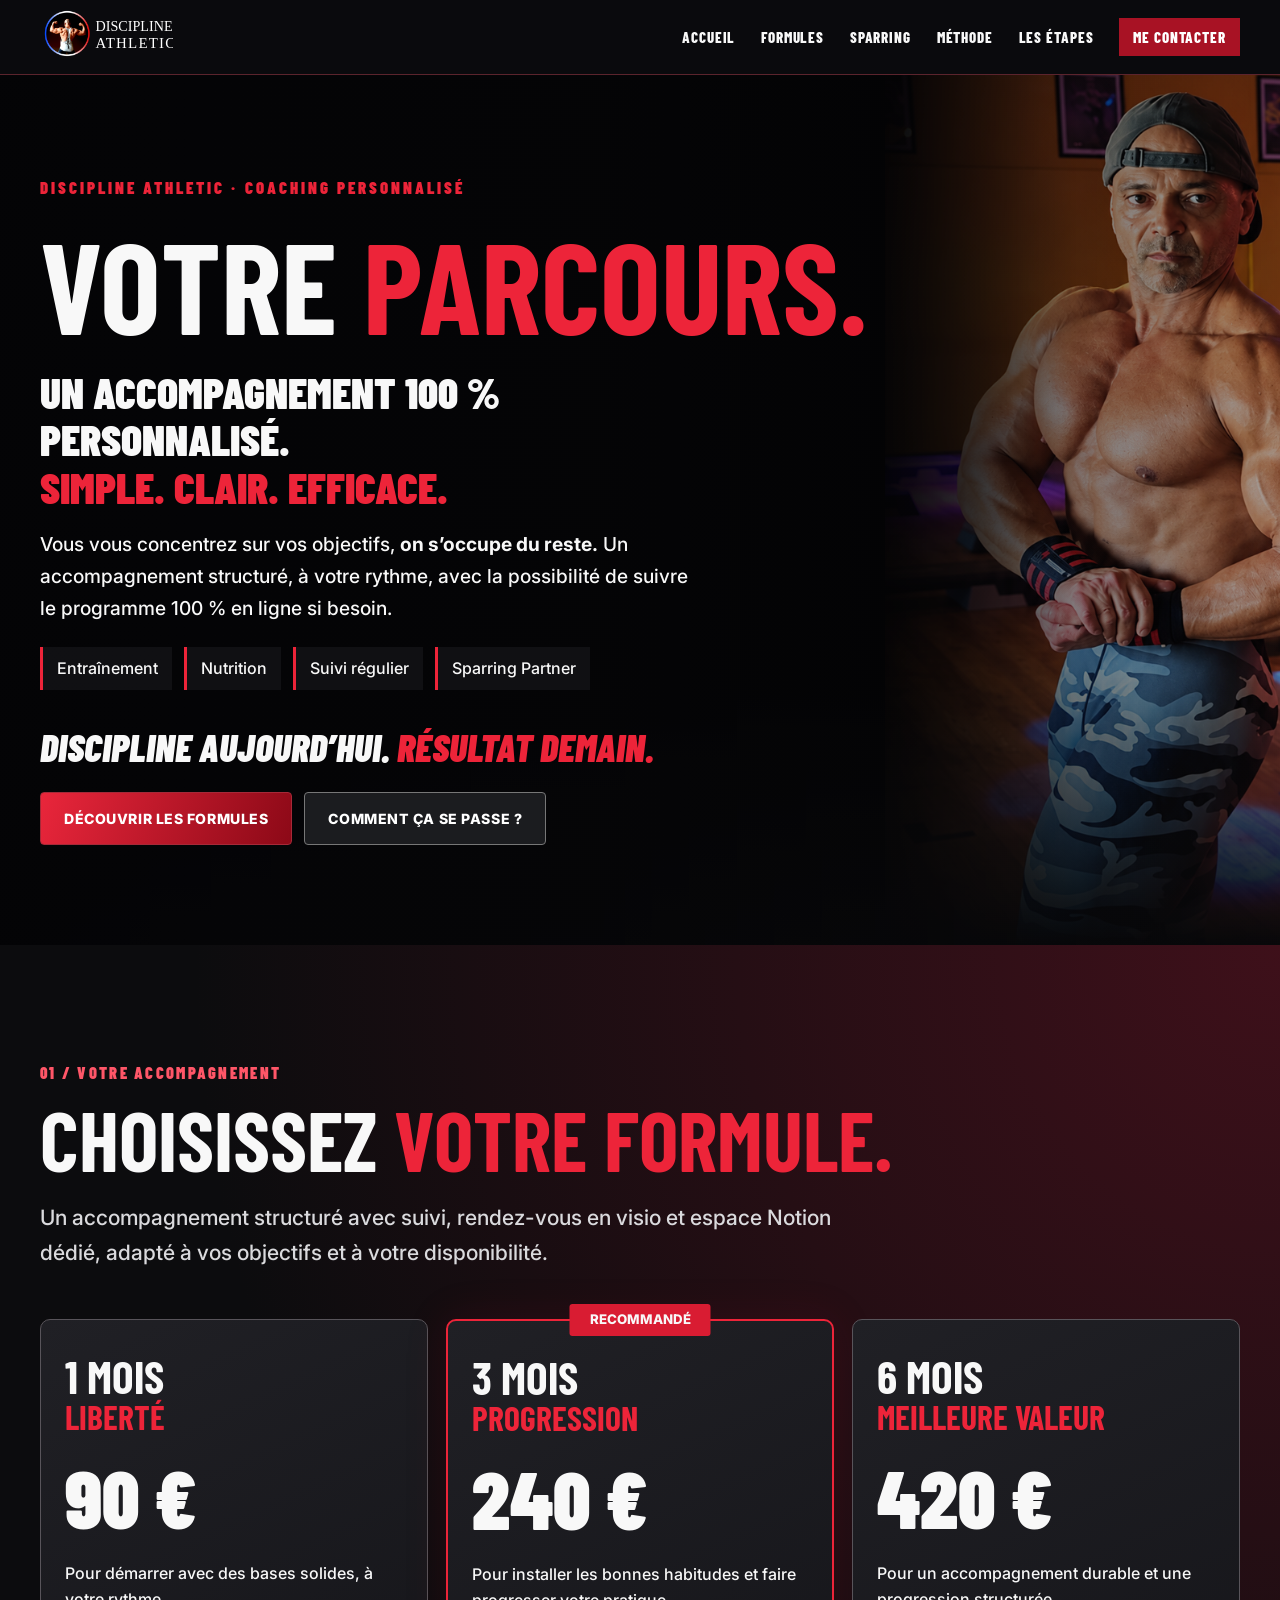
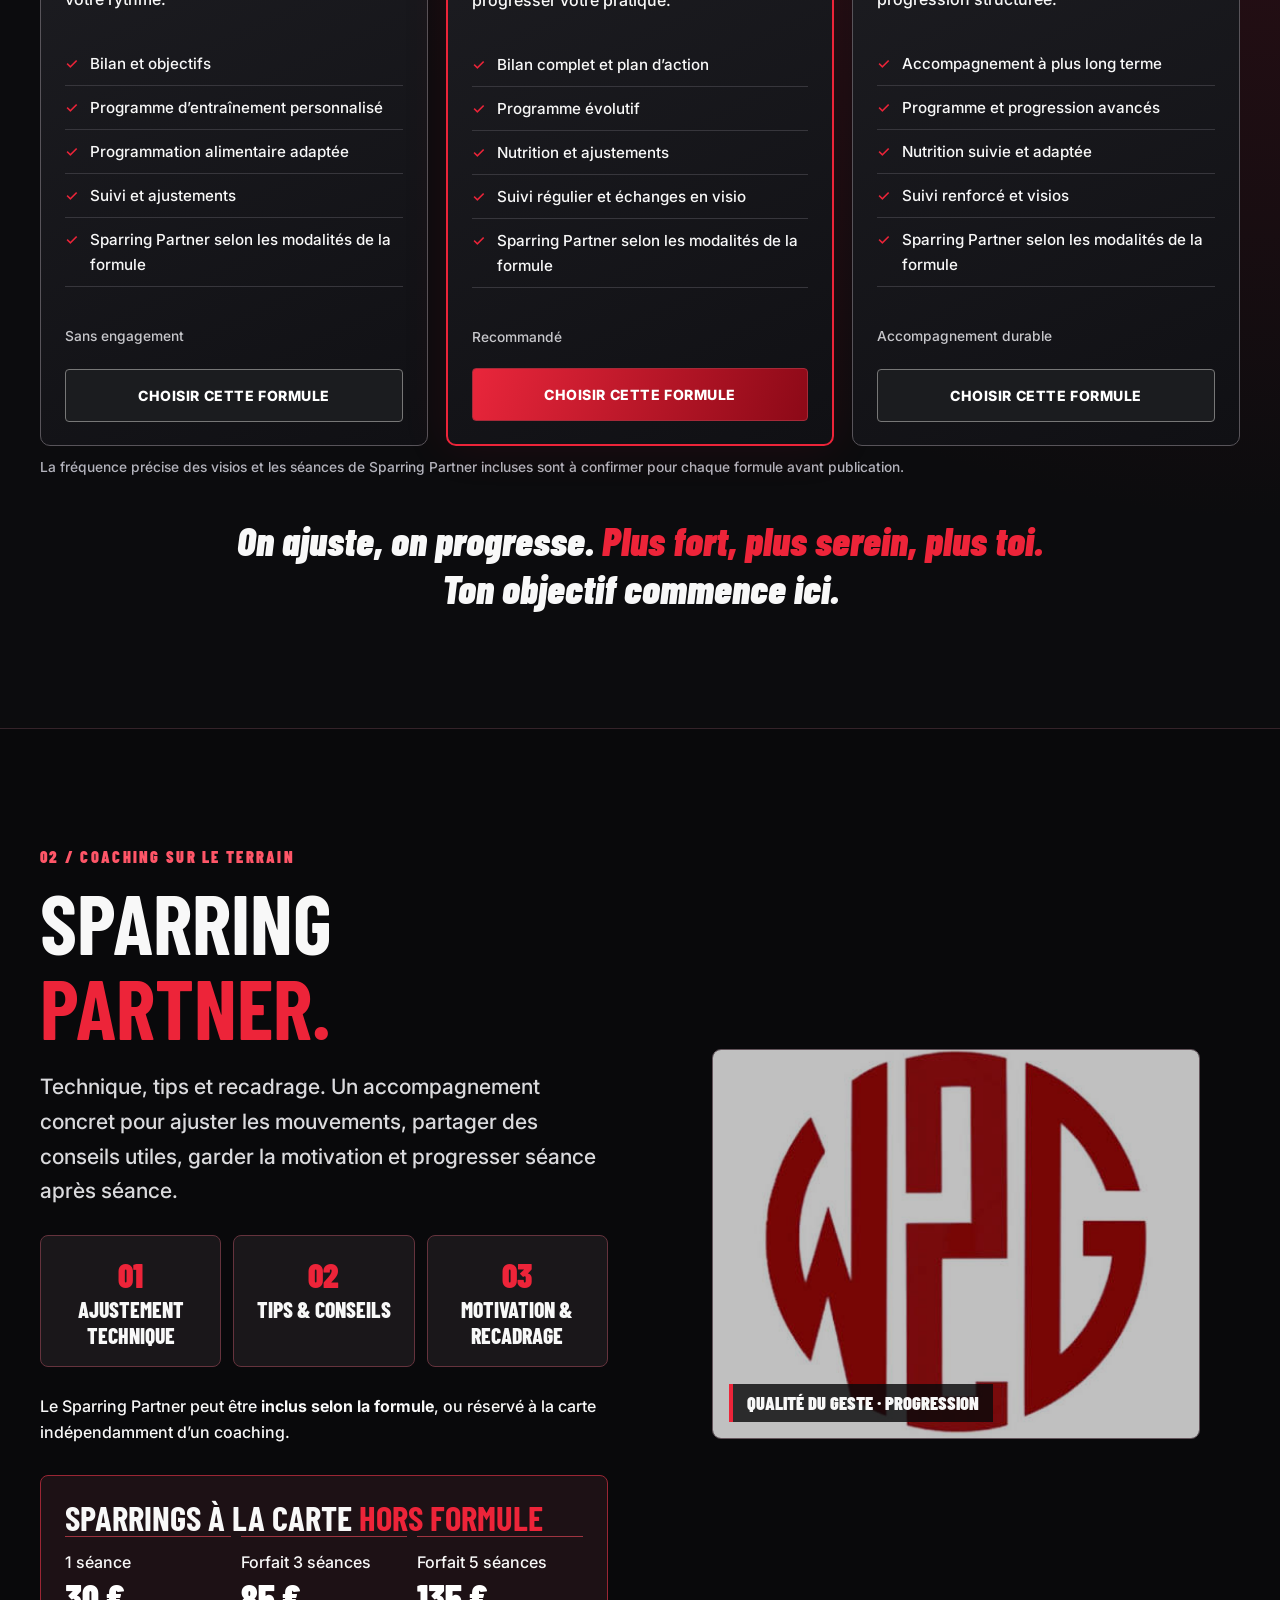
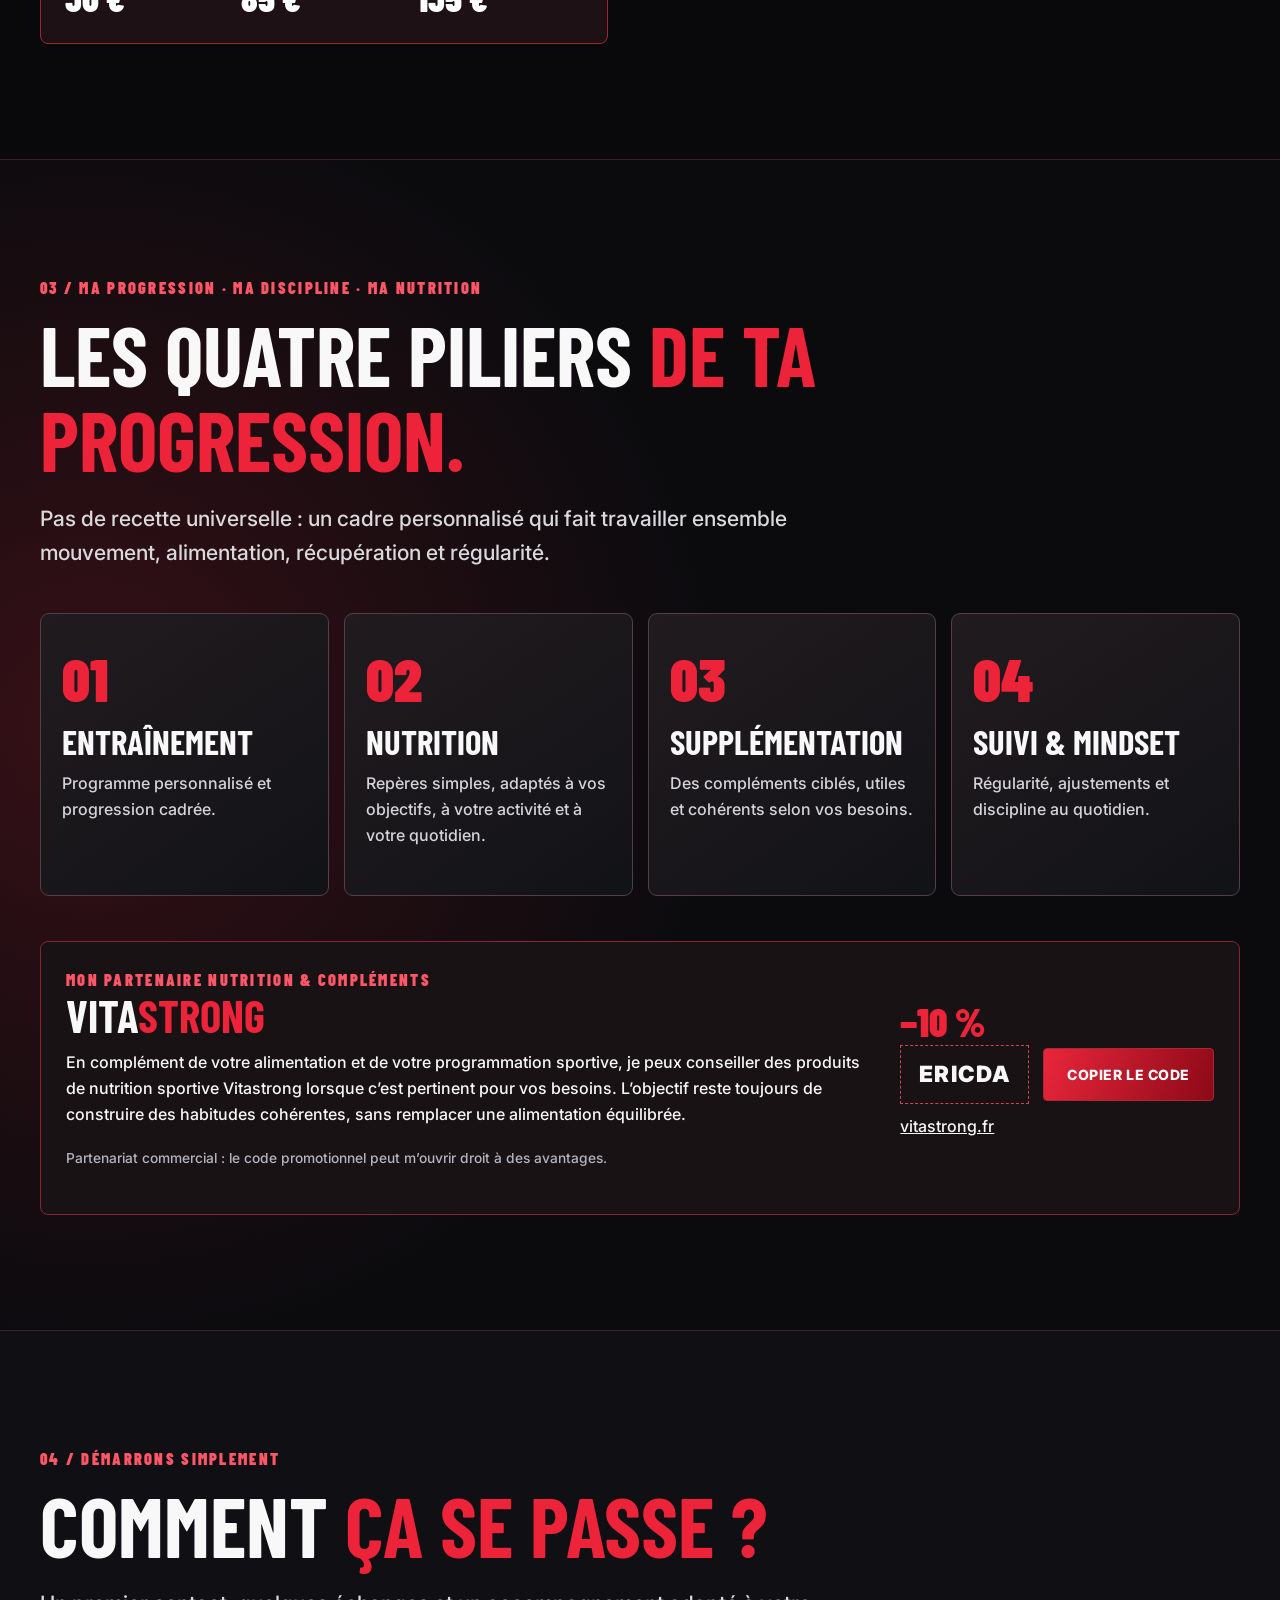
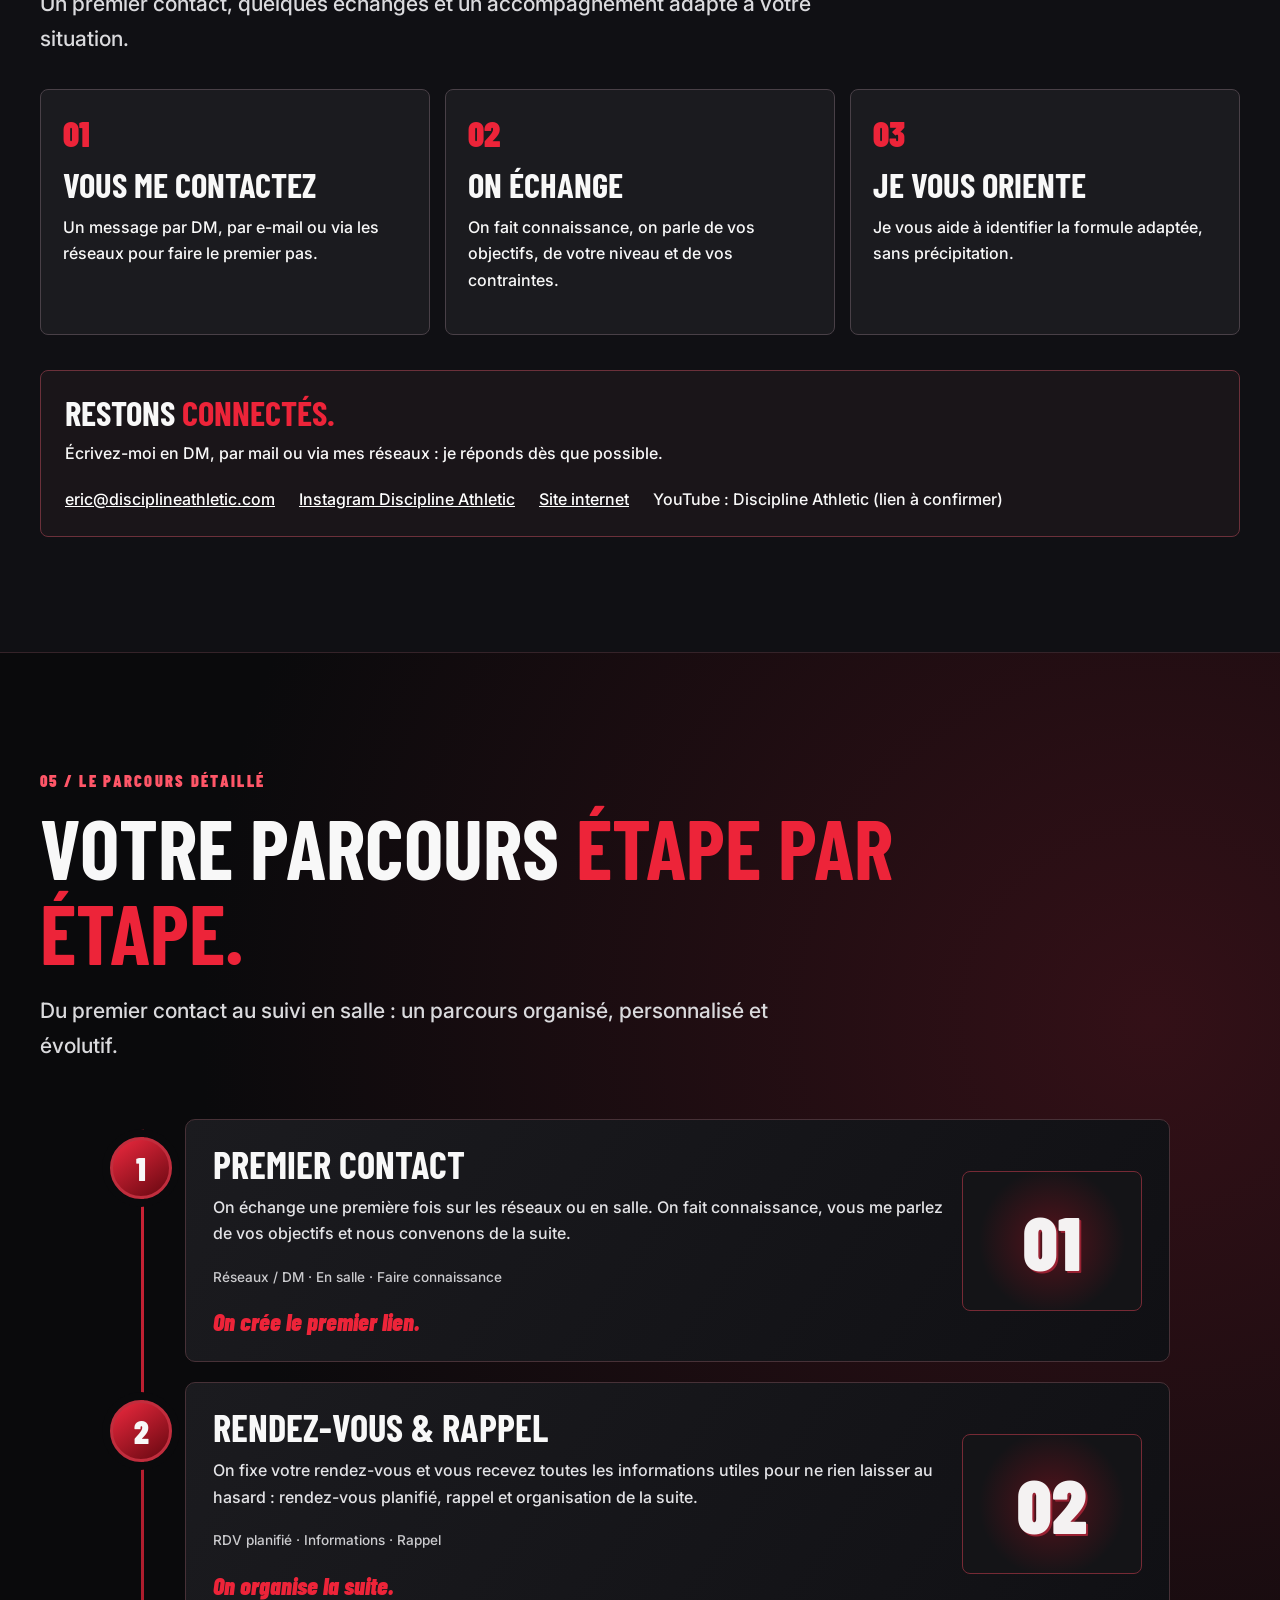
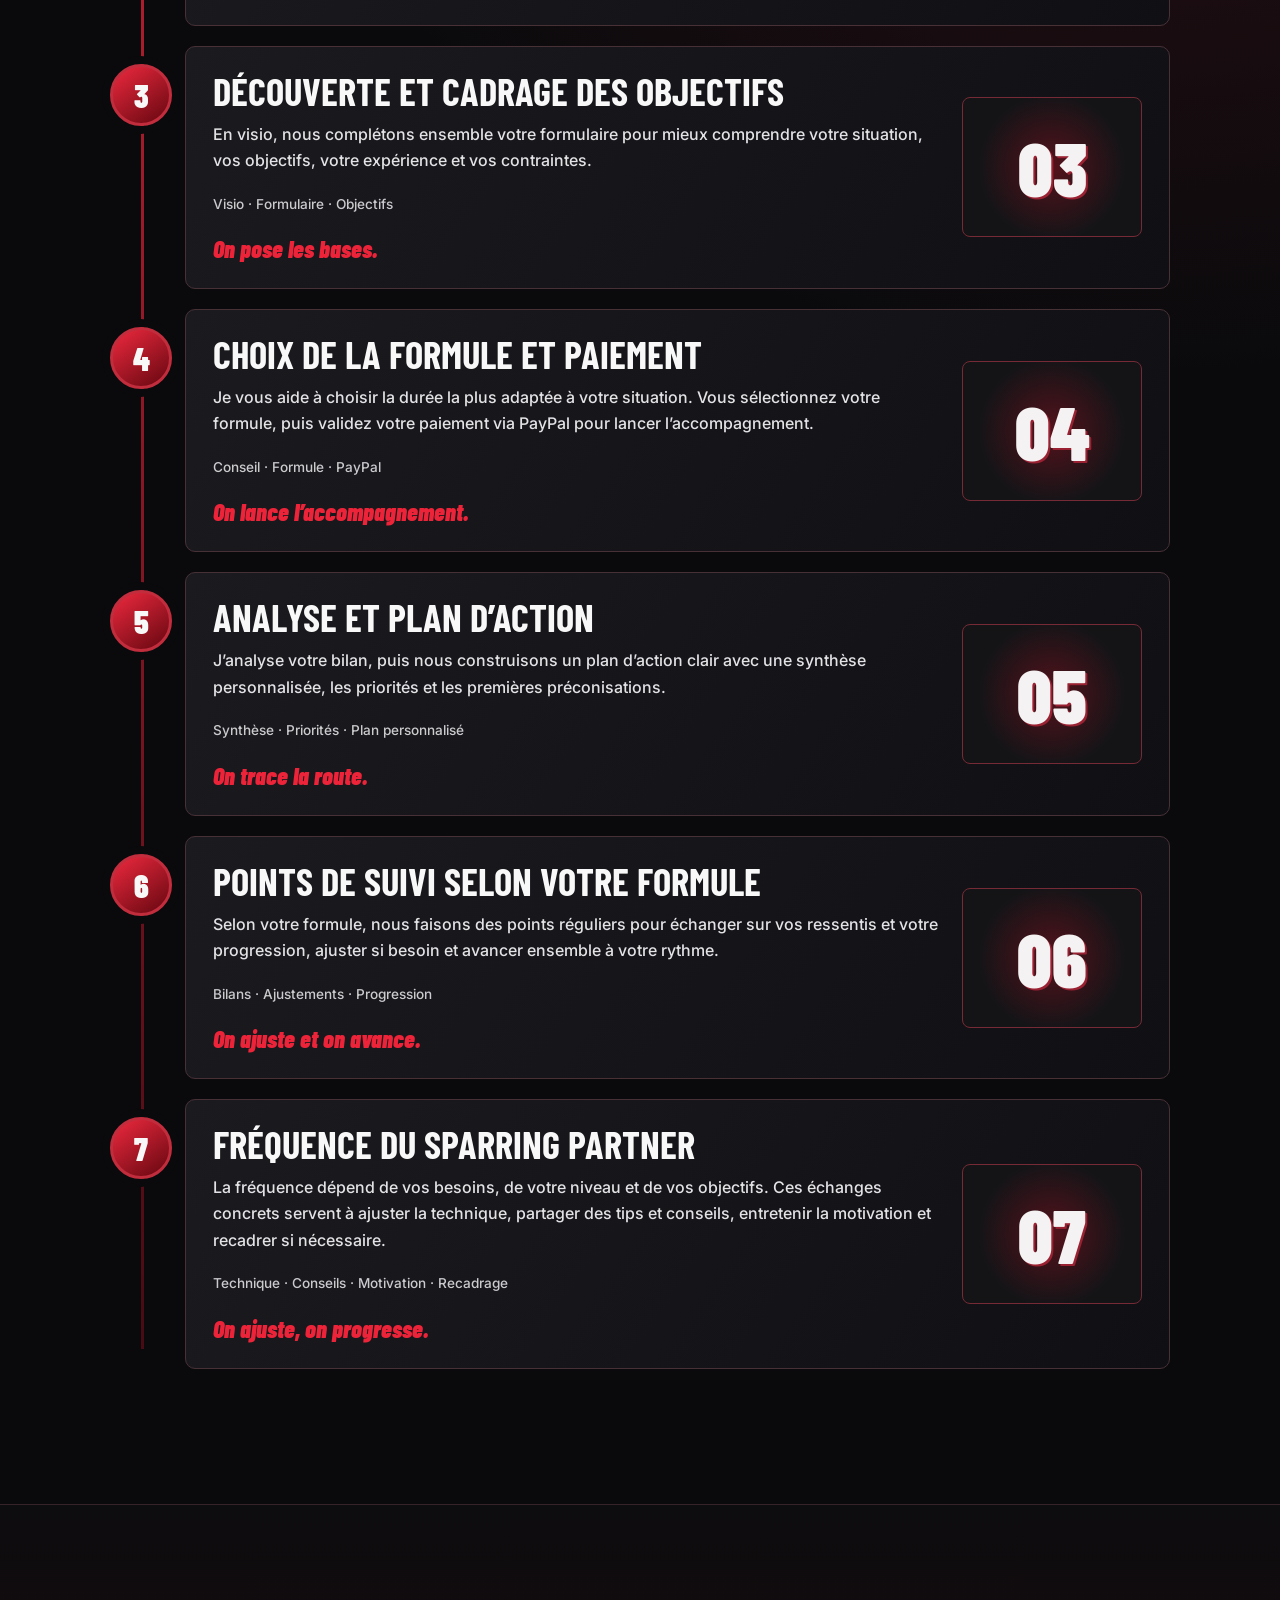
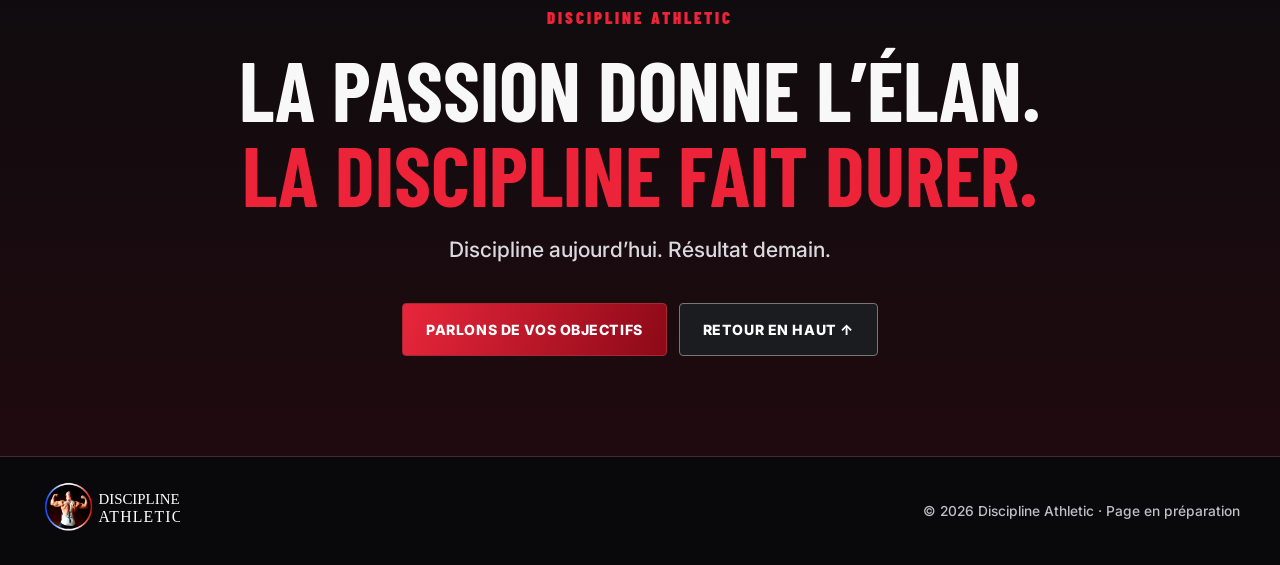
<file: coaching/index.html>
<!doctype html>
<html lang="fr">
<head>
<meta charset="utf-8">
<meta name="viewport" content="width=device-width, initial-scale=1">
<meta name="theme-color" content="#09090b">
<meta name="description" content="Découvrez votre parcours de coaching Discipline Athletic : formules, Sparring Partner, entraînement, nutrition et suivi personnalisé.">
<title>Votre parcours coaching | Discipline Athletic</title>
<link rel="icon" href="../assets/img/favicon.svg" type="image/svg+xml">
<link rel="preconnect" href="https://fonts.googleapis.com">
<link rel="preconnect" href="https://fonts.gstatic.com" crossorigin>
<link href="https://fonts.googleapis.com/css2?family=Barlow+Condensed:wght@500;600;700;800;900&family=Inter:wght@400;500;600;700;800&display=swap" rel="stylesheet">
<style>
:root{color-scheme:dark;--bg:#09090b;--paper:#141518;--ink:#f8f8f8;--muted:#c5c5ca;--red:#ed2439;--red2:#890713;--line:#40383d;--max:1200px}
*,*::before,*::after{box-sizing:border-box}html{scroll-behavior:smooth;scroll-padding-top:80px}body{margin:0;background:var(--bg);color:var(--ink);font:500 16px/1.65 Inter,Arial,sans-serif}a{color:inherit}button{font:inherit;cursor:pointer}img{max-width:100%;display:block}h1,h2,h3,p{overflow-wrap:break-word}h1,h2,h3{font-family:"Barlow Condensed","Arial Narrow",Impact,sans-serif;text-transform:uppercase;line-height:1.02;margin:0}p{margin:.6rem 0 1.2rem}h1{font-size:clamp(4.4rem,10vw,10rem)}h2{font-size:clamp(3.15rem,6.5vw,6.5rem)}h3{font-size:clamp(1.55rem,2.7vw,2.35rem)}a:focus-visible,button:focus-visible{outline:3px solid #fff;outline-offset:5px}::selection{background:var(--red);color:#fff}.wrap{width:min(var(--max),calc(100% - 36px));margin-inline:auto}.skip{position:absolute;top:-180px;left:12px;z-index:100;padding:10px;background:white;color:#000}.skip:focus{top:12px}.red{color:var(--red)}.muted{color:var(--muted)}.eyebrow{color:var(--red);font:900 1.05rem "Barlow Condensed",sans-serif;text-transform:uppercase;letter-spacing:.18em}.section{padding:clamp(70px,9vw,124px) 0;border-bottom:1px solid #352329}.section-title{margin:10px 0 20px;max-width:1000px}.intro{font-size:clamp(1.08rem,1.65vw,1.35rem);color:#dadadd;max-width:800px}.btn{display:inline-flex;align-items:center;justify-content:center;padding:14px 23px;min-height:50px;border:1px solid #a62938;border-radius:4px;font-weight:800;font-size:.88rem;text-decoration:none;text-transform:uppercase;letter-spacing:.04em;text-align:center;background:linear-gradient(110deg,#e9263b,#8c0917);color:#fff}.btn:hover{filter:brightness(1.2)}.btn-secondary{background:#1b1c1f;border-color:#777}.actions{display:flex;gap:12px;flex-wrap:wrap}.label{font:900 1.02rem "Barlow Condensed",sans-serif;letter-spacing:.14em;text-transform:uppercase;color:#ff5668}
.sitebar{position:sticky;top:0;z-index:50;background:#0b0b0ef5;border-bottom:1px solid #5b242d;backdrop-filter:blur(12px)}.barin{min-height:74px;display:flex;align-items:center;justify-content:space-between;gap:18px}.brand img{width:180px;max-height:55px;object-fit:contain;object-position:left center}.sitebar nav{display:flex;align-items:center;gap:clamp(10px,2vw,26px)}.sitebar nav a{text-decoration:none;text-transform:uppercase;font:800 .94rem "Barlow Condensed",sans-serif;letter-spacing:.06em}.sitebar nav a:hover{color:var(--red)}.menu-toggle{display:none;border:1px solid #6c4049;background:#17171b;color:#fff;border-radius:3px;padding:9px 15px}.sitebar nav .barlink{padding:10px 14px;background:#a81224;color:#fff}
.hero{position:relative;isolation:isolate;min-height:660px;display:flex;align-items:center;overflow:hidden}.hero::before{content:"";position:absolute;inset:0;z-index:-2;background:url("../assets/img/hero_slider_bg_4.png") center/cover no-repeat,#131217}.hero::after{content:"";position:absolute;inset:0;z-index:-1;background:linear-gradient(90deg,rgba(4,4,6,.97) 0%,rgba(5,5,7,.85) 47%,rgba(5,5,7,.35) 100%),linear-gradient(0deg,#09090b,transparent 32%)}.hero .wrap{padding:100px 0}.hero h1{max-width:900px;margin:18px 0}.hero .subtitle{font:900 clamp(1.5rem,3.4vw,3rem)/1.09 "Barlow Condensed",sans-serif;text-transform:uppercase}.hero p{font-size:clamp(1.08rem,1.5vw,1.26rem);max-width:660px}.hero .slogan{margin:34px 0 22px;font:900 italic clamp(1.6rem,3vw,2.7rem) "Barlow Condensed",sans-serif;text-transform:uppercase}.benefit-row{display:flex;gap:12px;flex-wrap:wrap;margin:23px 0}.benefit-row span{border-left:3px solid var(--red);background:#121216d9;padding:8px 14px}
.plans{background:radial-gradient(ellipse at top right,#3e101a,transparent 60%),#0c0c0e}.plan-grid{display:grid;grid-template-columns:repeat(3,minmax(0,1fr));gap:18px;margin-top:48px}.plan{display:flex;flex-direction:column;position:relative;padding:33px 24px 23px;background:linear-gradient(155deg,#202025,#101014);border:1px solid #58545a;border-radius:10px}.plan.featured{border:2px solid var(--red);box-shadow:0 0 44px #ac102322}.ribbon{position:absolute;top:-17px;left:50%;transform:translateX(-50%);background:#d91c32;border-radius:3px;padding:5px 20px;font-size:.83rem;font-weight:800;text-transform:uppercase;white-space:nowrap}.plan h3{font-size:2.85rem}.plan h3 em{display:block;font-style:normal;color:var(--red);font-size:2.1rem}.price{font:900 5.1rem/.95 "Barlow Condensed",sans-serif;margin:24px 0 15px}.plan ul,.pillars ul{padding:0;list-style:none;margin:10px 0 28px}.plan li{border-bottom:1px solid #37363c;padding:9px 0 9px 25px;position:relative;font-size:.95rem}.plan li::before{content:"✓";position:absolute;left:0;color:var(--red)}.plan .btn{margin-top:auto}.plan .small{color:#c7c7cb;font-size:.86rem}.subclaim{text-align:center;font:900 italic clamp(1.8rem,3.1vw,3rem) "Barlow Condensed",sans-serif;margin:38px auto 0}
.split{display:grid;grid-template-columns:1fr 1fr;gap:clamp(24px,5vw,80px);align-items:center}.photo{min-height:390px;border-radius:9px;overflow:hidden;border:1px solid #63545b;position:relative;background:#15151a}.photo img{position:absolute;inset:0;width:100%;height:100%;object-fit:cover;filter:brightness(.73) contrast(1.1)}.photo figcaption{position:absolute;z-index:1;bottom:16px;left:16px;background:#09090bcf;border-left:4px solid var(--red);padding:8px 14px;font:900 1.15rem "Barlow Condensed",sans-serif;text-transform:uppercase}.feature-grid{display:grid;grid-template-columns:repeat(3,1fr);gap:12px;margin:26px 0}.feature{border:1px solid #65333d;background:#1a171a;border-radius:8px;padding:18px 10px;text-align:center}.feature strong{display:block;font:800 1.36rem "Barlow Condensed",sans-serif;text-transform:uppercase}.feature b{color:var(--red);font:900 2.1rem "Barlow Condensed",sans-serif}.rates{border:1px solid #9a2634;padding:24px;border-radius:8px;background:#1d1115;margin-top:30px}.rate-grid{display:grid;grid-template-columns:repeat(3,1fr);gap:10px}.rate-grid div{border-top:1px solid #9f3440;padding-top:12px}.rate-grid strong{font:900 2.3rem "Barlow Condensed",sans-serif;display:block;color:#fff}
.pillars{background:radial-gradient(circle at 7% 48%,#361016,transparent 47%),#0b0b0e}.pillar-grid{display:grid;grid-template-columns:repeat(4,1fr);gap:15px;margin:42px 0}.pillar{padding:27px 21px;background:linear-gradient(145deg,#211b1f,#121316);border:1px solid #514046;border-radius:9px}.pillar span{color:var(--red);font:900 3.8rem "Barlow Condensed",sans-serif}.pillar h3{margin:10px 0}.pillar p{color:#d4d4d8}.partner{margin-top:45px;padding:25px;background:#191215;border:1px solid #872334;border-radius:8px}.partner .partner-grid{display:grid;grid-template-columns:1fr auto;gap:25px;align-items:center}.partner h3{font-size:2.8rem}.partner .discount{font:900 2.5rem "Barlow Condensed",sans-serif;color:var(--red)}.codebar{display:flex;align-items:center;gap:14px;flex-wrap:wrap}.promo{border:1px dashed #d8404c;padding:10px 18px;font-size:1.4rem;font-weight:900;letter-spacing:.05em}.footnote{font-size:.86rem;color:#b4b4bd}
.contact{background:#101014}.three{display:grid;grid-template-columns:repeat(3,1fr);gap:15px;margin-top:32px}.three article{background:#1b1b1f;border:1px solid #494047;padding:22px;border-radius:8px}.three .num{color:var(--red);font:900 2.2rem "Barlow Condensed",sans-serif}.three h3{margin:12px 0}.contacts{margin-top:35px;padding:24px;border:1px solid #6b303a;background:#1a1519;border-radius:8px}.contacts a{color:#fff}.contact-links{display:flex;flex-wrap:wrap;gap:12px 24px}
.journey{background:radial-gradient(circle at 90% 15%,#331017,transparent 40%),#0a0a0c}.timeline{position:relative;max-width:1060px;margin:55px auto 0;padding-left:75px;list-style:none;counter-reset:step}.timeline:before{content:"";position:absolute;left:31px;top:10px;bottom:20px;width:3px;background:linear-gradient(#cf2336,#480b14)}.timeline li{position:relative;margin-bottom:20px}.timeline li::before{content:counter(step);counter-increment:step;position:absolute;left:-75px;top:18px;display:grid;place-items:center;width:62px;height:62px;background:linear-gradient(145deg,#ed293e,#650710);border:3px solid #c12d3d;border-radius:50%;font:900 2rem "Barlow Condensed",sans-serif;box-shadow:0 0 0 8px #0a0a0c}.step{display:grid;grid-template-columns:minmax(0,1fr) 180px;gap:15px;align-items:center;border:1px solid #473137;border-radius:10px;background:linear-gradient(125deg,#1b1b1f,#101014);padding:25px 27px}.step h3{font-size:clamp(1.9rem,3vw,2.9rem)}.step p{color:#e3e3e6}.step .tags{font-size:.85rem;color:#cbcbce}.step .quote{font:900 italic 1.5rem "Barlow Condensed",sans-serif;color:var(--red);margin-top:10px}.step-art{display:grid;place-items:center;min-height:140px;border:1px solid #762a35;border-radius:8px;background:radial-gradient(circle,#54121b,#141417 65%)}.step-art b{font:900 4.7rem "Barlow Condensed",sans-serif;color:#f4f2f2;text-shadow:2px 2px #992132}
.closing{text-align:center;padding:100px 0;background:linear-gradient(180deg,#0d0c0e,#1f0a0f)}.closing .actions{justify-content:center;margin-top:35px}.closing h2{margin:16px 0}.footer{border-top:1px solid #4a2630;padding:25px 0;color:#bfbfc4;font-size:.86rem}.footer .wrap{display:flex;justify-content:space-between;align-items:center;gap:20px;flex-wrap:wrap}.footer img{width:140px}
@media(max-width:970px){.sitebar nav{gap:10px}.sitebar nav a{font-size:.83rem}.plan-grid{gap:10px}.plan{padding:29px 17px}.pillar-grid{grid-template-columns:repeat(2,1fr)}.split{gap:28px}.step{grid-template-columns:minmax(0,1fr) 125px}}
@media(max-width:740px){.barin{min-height:65px}.brand img{width:155px}.menu-toggle{display:inline-flex}.sitebar nav{position:absolute;top:100%;left:0;right:0;display:none;flex-direction:column;align-items:stretch;gap:0;padding:15px 20px 20px;background:#0c0c0f;border-bottom:1px solid #582530}.sitebar nav.open{display:flex}.sitebar nav a{padding:12px 10px;font-size:1.05rem}.hero{min-height:670px}.hero .wrap{padding:75px 0}.plan-grid,.split,.three{grid-template-columns:1fr}.plan{min-height:0}.plan.featured{margin:8px 0}.split .photo{min-height:300px}.pillar-grid{grid-template-columns:repeat(2,1fr)}.partner .partner-grid{grid-template-columns:1fr}.timeline{padding-left:57px}.timeline:before{left:22px}.timeline li::before{left:-57px;width:45px;height:45px;font-size:1.45rem}.step{grid-template-columns:1fr;padding:21px}.step-art{display:none}.footer .wrap{justify-content:center}}
@media(max-width:440px){h1{font-size:4rem}.hero{min-height:610px}.feature-grid{gap:6px}.feature{padding:12px 5px}.feature strong{font-size:1.07rem}.rates{padding:16px}.rate-grid strong{font-size:1.9rem}.pillar-grid{grid-template-columns:1fr}.timeline{padding-left:47px}.timeline:before{left:17px}.timeline li::before{left:-47px;width:36px;height:36px;font-size:1.2rem}.step h3{font-size:2rem}.rate-grid{grid-template-columns:1fr}}
@media(prefers-reduced-motion:reduce){html{scroll-behavior:auto}*{transition:none!important;animation:none!important}}
</style>
</head>
<body>
<a class="skip" href="#main">Aller au contenu principal</a>
<header class="sitebar"><div class="wrap barin"><a class="brand" href="../index.html" aria-label="Discipline Athletic — accueil"><img src="../assets/img/logo.svg" alt="Discipline Athletic"></a><button class="menu-toggle" id="menu" type="button" aria-expanded="false" aria-controls="nav">☰ Menu</button><nav id="nav" aria-label="Navigation principale"><a href="../index.html">Accueil</a><a href="#formules">Formules</a><a href="#sparring">Sparring</a><a href="#piliers">Méthode</a><a href="#etapes">Les étapes</a><a class="barlink" href="#contact">Me contacter</a></nav></div></header>
<main id="main">
<section class="hero" id="accueil" aria-labelledby="hero-title"><div class="wrap"><span class="eyebrow">Discipline Athletic · Coaching personnalisé</span><h1 id="hero-title">Votre <span class="red">parcours.</span></h1><p class="subtitle">Un accompagnement 100 % personnalisé.<br><span class="red">Simple. Clair. Efficace.</span></p><p>Vous vous concentrez sur vos objectifs, <strong>on s’occupe du reste.</strong> Un accompagnement structuré, à votre rythme, avec la possibilité de suivre le programme 100 % en ligne si besoin.</p><div class="benefit-row"><span>Entraînement</span><span>Nutrition</span><span>Suivi régulier</span><span>Sparring Partner</span></div><div class="slogan">Discipline aujourd’hui. <span class="red">Résultat demain.</span></div><div class="actions"><a class="btn" href="#formules">Découvrir les formules</a><a class="btn btn-secondary" href="#etapes">Comment ça se passe ?</a></div></div></section>
<section class="section plans" id="formules" aria-labelledby="formules-title"><div class="wrap"><span class="label">01 / Votre accompagnement</span><h2 class="section-title" id="formules-title">Choisissez <span class="red">votre formule.</span></h2><p class="intro">Un accompagnement structuré avec suivi, rendez-vous en visio et espace Notion dédié, adapté à vos objectifs et à votre disponibilité.</p><div class="plan-grid"><article class="plan"><h3>1 MOIS<em>LIBERTÉ</em></h3><div class="price">90 €</div><p>Pour démarrer avec des bases solides, à votre rythme.</p><ul><li>Bilan et objectifs</li><li>Programme d’entraînement personnalisé</li><li>Programmation alimentaire adaptée</li><li>Suivi et ajustements</li><li>Sparring Partner selon les modalités de la formule</li></ul><p class="small">Sans engagement</p><a class="btn btn-secondary" href="mailto:eric@disciplineathletic.com?subject=Coaching%20-%201%20MOIS">Choisir cette formule</a></article><article class="plan featured"><span class="ribbon">Recommandé</span><h3>3 MOIS<em>PROGRESSION</em></h3><div class="price">240 €</div><p>Pour installer les bonnes habitudes et faire progresser votre pratique.</p><ul><li>Bilan complet et plan d’action</li><li>Programme évolutif</li><li>Nutrition et ajustements</li><li>Suivi régulier et échanges en visio</li><li>Sparring Partner selon les modalités de la formule</li></ul><p class="small">Recommandé</p><a class="btn" href="mailto:eric@disciplineathletic.com?subject=Coaching%20-%203%20MOIS">Choisir cette formule</a></article><article class="plan"><h3>6 MOIS<em>MEILLEURE VALEUR</em></h3><div class="price">420 €</div><p>Pour un accompagnement durable et une progression structurée.</p><ul><li>Accompagnement à plus long terme</li><li>Programme et progression avancés</li><li>Nutrition suivie et adaptée</li><li>Suivi renforcé et visios</li><li>Sparring Partner selon les modalités de la formule</li></ul><p class="small">Accompagnement durable</p><a class="btn btn-secondary" href="mailto:eric@disciplineathletic.com?subject=Coaching%20-%206%20MOIS">Choisir cette formule</a></article></div><p class="footnote">La fréquence précise des visios et les séances de Sparring Partner incluses sont à confirmer pour chaque formule avant publication.</p><div class="subclaim">On ajuste, on progresse. <span class="red">Plus fort, plus serein, plus toi.</span><br>Ton objectif commence ici.</div></div></section>
<section class="section" id="sparring" aria-labelledby="sparring-title"><div class="wrap split"><div><span class="label">02 / Coaching sur le terrain</span><h2 class="section-title" id="sparring-title">Sparring <span class="red">Partner.</span></h2><p class="intro">Technique, tips et recadrage. Un accompagnement concret pour ajuster les mouvements, partager des conseils utiles, garder la motivation et progresser séance après séance.</p><div class="feature-grid"><div class="feature"><b>01</b><strong>Ajustement technique</strong></div><div class="feature"><b>02</b><strong>Tips & conseils</strong></div><div class="feature"><b>03</b><strong>Motivation & recadrage</strong></div></div><p>Le Sparring Partner peut être <strong>inclus selon la formule</strong>, ou réservé à la carte indépendamment d’un coaching.</p><div class="rates"><h3>Sparrings à la carte <span class="red">hors formule</span></h3><div class="rate-grid"><div>1 séance<strong>30 €</strong></div><div>Forfait 3 séances<strong>85 €</strong></div><div>Forfait 5 séances<strong>135 €</strong></div></div></div></div><figure class="photo"><img src="../assets/img/w2g.jpeg" alt="Ambiance de salle de sport et équipements de musculation" loading="lazy"><figcaption>Qualité du geste · Progression</figcaption></figure></div></section>
<section class="section pillars" id="piliers" aria-labelledby="piliers-title"><div class="wrap"><span class="label">03 / Ma progression · Ma discipline · Ma nutrition</span><h2 class="section-title" id="piliers-title">Les quatre piliers <span class="red">de ta progression.</span></h2><p class="intro">Pas de recette universelle : un cadre personnalisé qui fait travailler ensemble mouvement, alimentation, récupération et régularité.</p><div class="pillar-grid"><article class="pillar"><span>01</span><h3>Entraînement</h3><p>Programme personnalisé et progression cadrée.</p></article><article class="pillar"><span>02</span><h3>Nutrition</h3><p>Repères simples, adaptés à vos objectifs, à votre activité et à votre quotidien.</p></article><article class="pillar"><span>03</span><h3>Supplémentation</h3><p>Des compléments ciblés, utiles et cohérents selon vos besoins.</p></article><article class="pillar"><span>04</span><h3>Suivi & mindset</h3><p>Régularité, ajustements et discipline au quotidien.</p></article></div><aside class="partner" aria-labelledby="partner-title"><div class="partner-grid"><div><span class="label">Mon partenaire nutrition & compléments</span><h3 id="partner-title">Vita<span class="red">strong</span></h3><p>En complément de votre alimentation et de votre programmation sportive, je peux conseiller des produits de nutrition sportive Vitastrong lorsque c’est pertinent pour vos besoins. L’objectif reste toujours de construire des habitudes cohérentes, sans remplacer une alimentation équilibrée.</p><p class="footnote">Partenariat commercial : le code promotionnel peut m’ouvrir droit à des avantages.</p></div><div><div class="discount">−10 %</div><div class="codebar"><strong class="promo" id="promo">ERICDA</strong><button type="button" class="btn" id="copy">Copier le code</button></div><span id="copy-status" role="status" aria-live="polite"></span><p><a href="https://vitastrong.fr/" target="_blank" rel="noopener noreferrer">vitastrong.fr</a></p></div></div></aside></div></section>
<section class="section contact" id="contact" aria-labelledby="contact-title"><div class="wrap"><span class="label">04 / Démarrons simplement</span><h2 class="section-title" id="contact-title">Comment <span class="red">ça se passe ?</span></h2><p class="intro">Un premier contact, quelques échanges et un accompagnement adapté à votre situation.</p><div class="three"><article><span class="num">01</span><h3>Vous me contactez</h3><p>Un message par DM, par e-mail ou via les réseaux pour faire le premier pas.</p></article><article><span class="num">02</span><h3>On échange</h3><p>On fait connaissance, on parle de vos objectifs, de votre niveau et de vos contraintes.</p></article><article><span class="num">03</span><h3>Je vous oriente</h3><p>Je vous aide à identifier la formule adaptée, sans précipitation.</p></article></div><div class="contacts"><h3>Restons <span class="red">connectés.</span></h3><p>Écrivez-moi en DM, par mail ou via mes réseaux : je réponds dès que possible.</p><div class="contact-links"><a href="mailto:eric@disciplineathletic.com">eric@disciplineathletic.com</a><a href="https://www.instagram.com/disciplineathletic/" target="_blank" rel="noopener noreferrer">Instagram Discipline Athletic</a><a href="../index.html">Site internet</a><span>YouTube : Discipline Athletic (lien à confirmer)</span></div></div></div></section>
<section class="section journey" id="etapes" aria-labelledby="etapes-title"><div class="wrap"><span class="label">05 / Le parcours détaillé</span><h2 class="section-title" id="etapes-title">Votre parcours <span class="red">étape par étape.</span></h2><p class="intro">Du premier contact au suivi en salle : un parcours organisé, personnalisé et évolutif.</p><ol class="timeline"><li><article class="step"><div><h3>Premier contact</h3><p>On échange une première fois sur les réseaux ou en salle. On fait connaissance, vous me parlez de vos objectifs et nous convenons de la suite.</p><p class="tags">Réseaux / DM · En salle · Faire connaissance</p><div class="quote">On crée le premier lien.</div></div><div class="step-art" aria-hidden="true"><b>01</b></div></article></li><li><article class="step"><div><h3>Rendez-vous & rappel</h3><p>On fixe votre rendez-vous et vous recevez toutes les informations utiles pour ne rien laisser au hasard : rendez-vous planifié, rappel et organisation de la suite.</p><p class="tags">RDV planifié · Informations · Rappel</p><div class="quote">On organise la suite.</div></div><div class="step-art" aria-hidden="true"><b>02</b></div></article></li><li><article class="step"><div><h3>Découverte et cadrage des objectifs</h3><p>En visio, nous complétons ensemble votre formulaire pour mieux comprendre votre situation, vos objectifs, votre expérience et vos contraintes.</p><p class="tags">Visio · Formulaire · Objectifs</p><div class="quote">On pose les bases.</div></div><div class="step-art" aria-hidden="true"><b>03</b></div></article></li><li><article class="step"><div><h3>Choix de la formule et paiement</h3><p>Je vous aide à choisir la durée la plus adaptée à votre situation. Vous sélectionnez votre formule, puis validez votre paiement via PayPal pour lancer l’accompagnement.</p><p class="tags">Conseil · Formule · PayPal</p><div class="quote">On lance l’accompagnement.</div></div><div class="step-art" aria-hidden="true"><b>04</b></div></article></li><li><article class="step"><div><h3>Analyse et plan d’action</h3><p>J’analyse votre bilan, puis nous construisons un plan d’action clair avec une synthèse personnalisée, les priorités et les premières préconisations.</p><p class="tags">Synthèse · Priorités · Plan personnalisé</p><div class="quote">On trace la route.</div></div><div class="step-art" aria-hidden="true"><b>05</b></div></article></li><li><article class="step"><div><h3>Points de suivi selon votre formule</h3><p>Selon votre formule, nous faisons des points réguliers pour échanger sur vos ressentis et votre progression, ajuster si besoin et avancer ensemble à votre rythme.</p><p class="tags">Bilans · Ajustements · Progression</p><div class="quote">On ajuste et on avance.</div></div><div class="step-art" aria-hidden="true"><b>06</b></div></article></li><li><article class="step"><div><h3>Fréquence du Sparring Partner</h3><p>La fréquence dépend de vos besoins, de votre niveau et de vos objectifs. Ces échanges concrets servent à ajuster la technique, partager des tips et conseils, entretenir la motivation et recadrer si nécessaire.</p><p class="tags">Technique · Conseils · Motivation · Recadrage</p><div class="quote">On ajuste, on progresse.</div></div><div class="step-art" aria-hidden="true"><b>07</b></div></article></li></ol></div></section>
<section class="closing" aria-labelledby="closing-title"><div class="wrap"><span class="eyebrow">Discipline Athletic</span><h2 id="closing-title">La passion donne l’élan.<br><span class="red">La discipline fait durer.</span></h2><p class="intro" style="margin-inline:auto">Discipline aujourd’hui. Résultat demain.</p><div class="actions"><a class="btn" href="mailto:eric@disciplineathletic.com?subject=Parlons%20coaching">Parlons de vos objectifs</a><a class="btn btn-secondary" href="#accueil">Retour en haut ↑</a></div></div></section>
</main>
<footer class="footer"><div class="wrap"><a href="../index.html"><img src="../assets/img/logo.svg" alt="Discipline Athletic — retour au site"></a><span>© <span id="year">2026</span> Discipline Athletic · Page en préparation</span></div></footer>
<script>
const btn=document.querySelector("#menu"),nav=document.querySelector("#nav");
btn.addEventListener("click",()=>{let open=btn.getAttribute("aria-expanded")!=="true";btn.setAttribute("aria-expanded",String(open));btn.textContent=open?"✕ Fermer":"☰ Menu";nav.classList.toggle("open",open)});
nav.querySelectorAll("a").forEach(a=>a.addEventListener("click",()=>{nav.classList.remove("open");btn.setAttribute("aria-expanded","false");btn.textContent="☰ Menu"}));
document.querySelector("#year").textContent=new Date().getFullYear();
document.querySelector("#copy").addEventListener("click",async()=>{let status=document.querySelector("#copy-status");try{await navigator.clipboard.writeText("ERICDA");status.textContent="Code ERICDA copié !"}catch{status.textContent="Copie impossible : sélectionnez et copiez ERICDA."}});
</script>
</body></html>
</file>
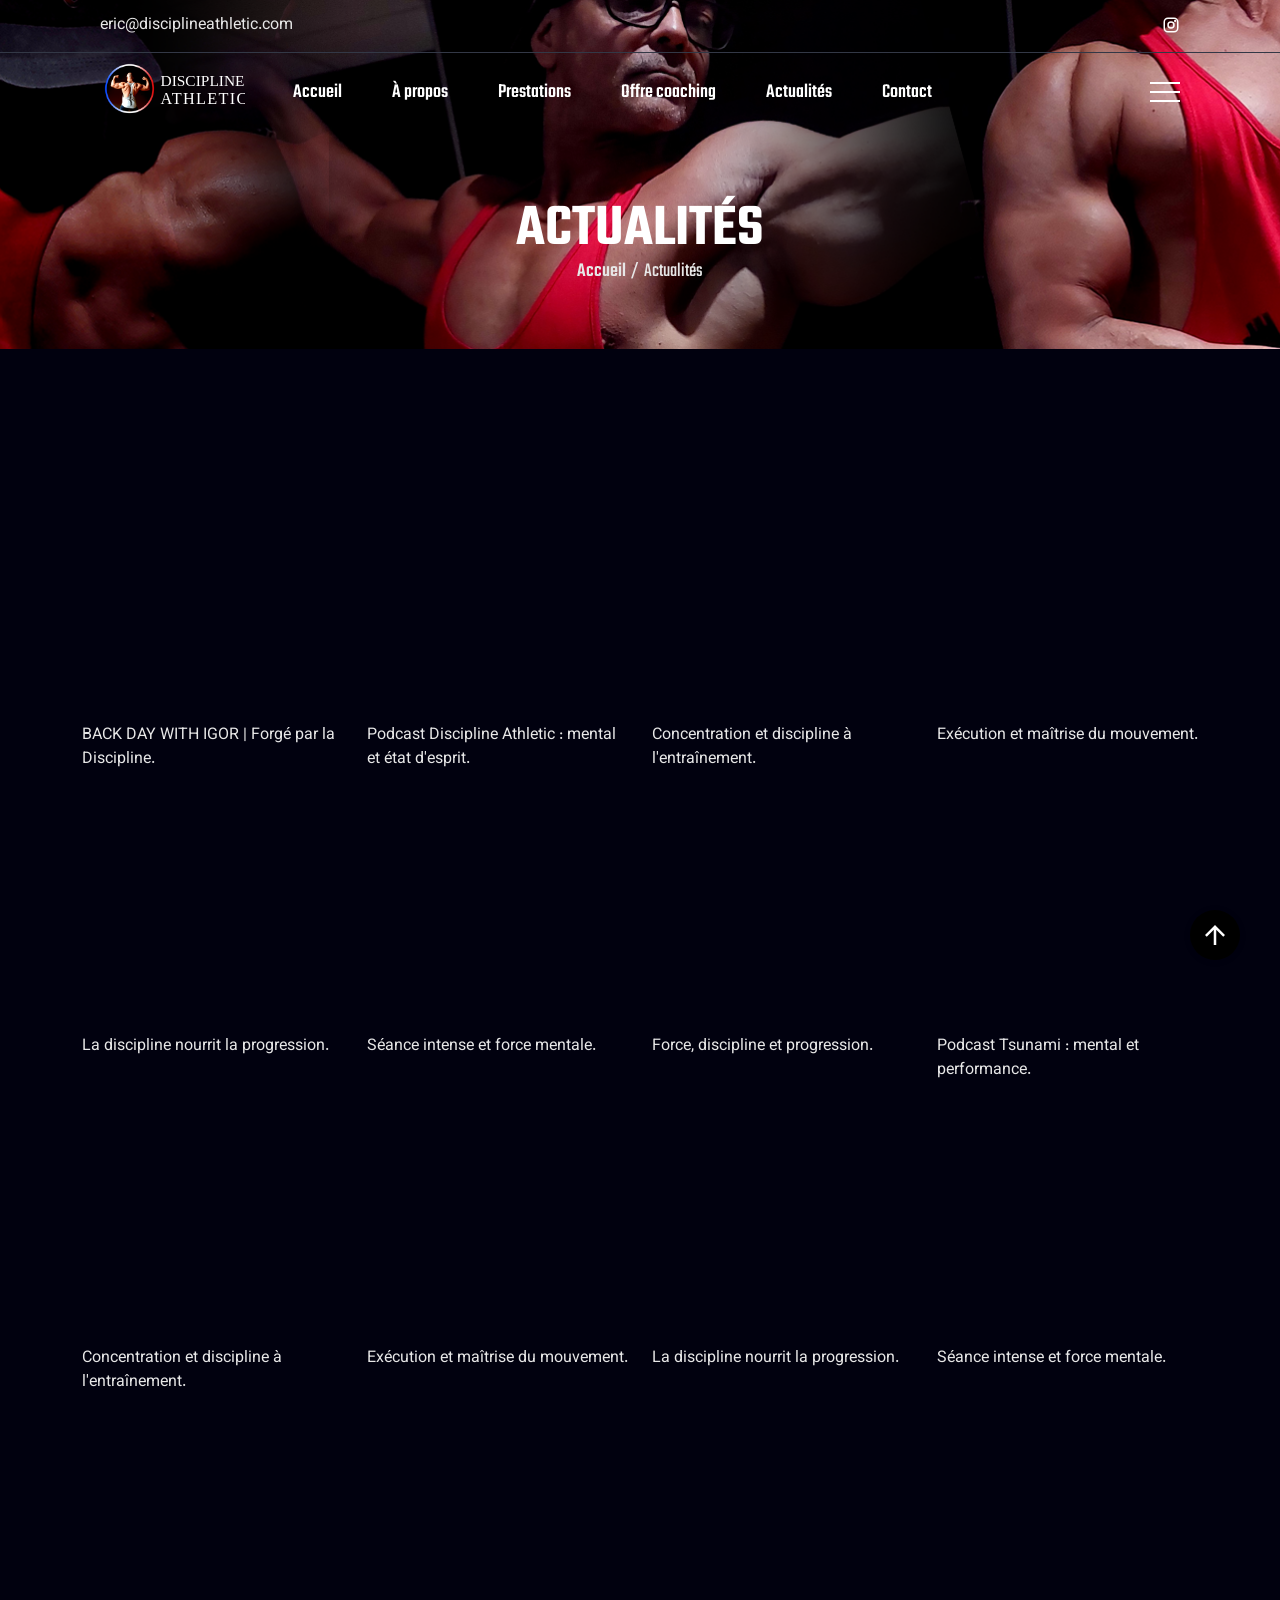
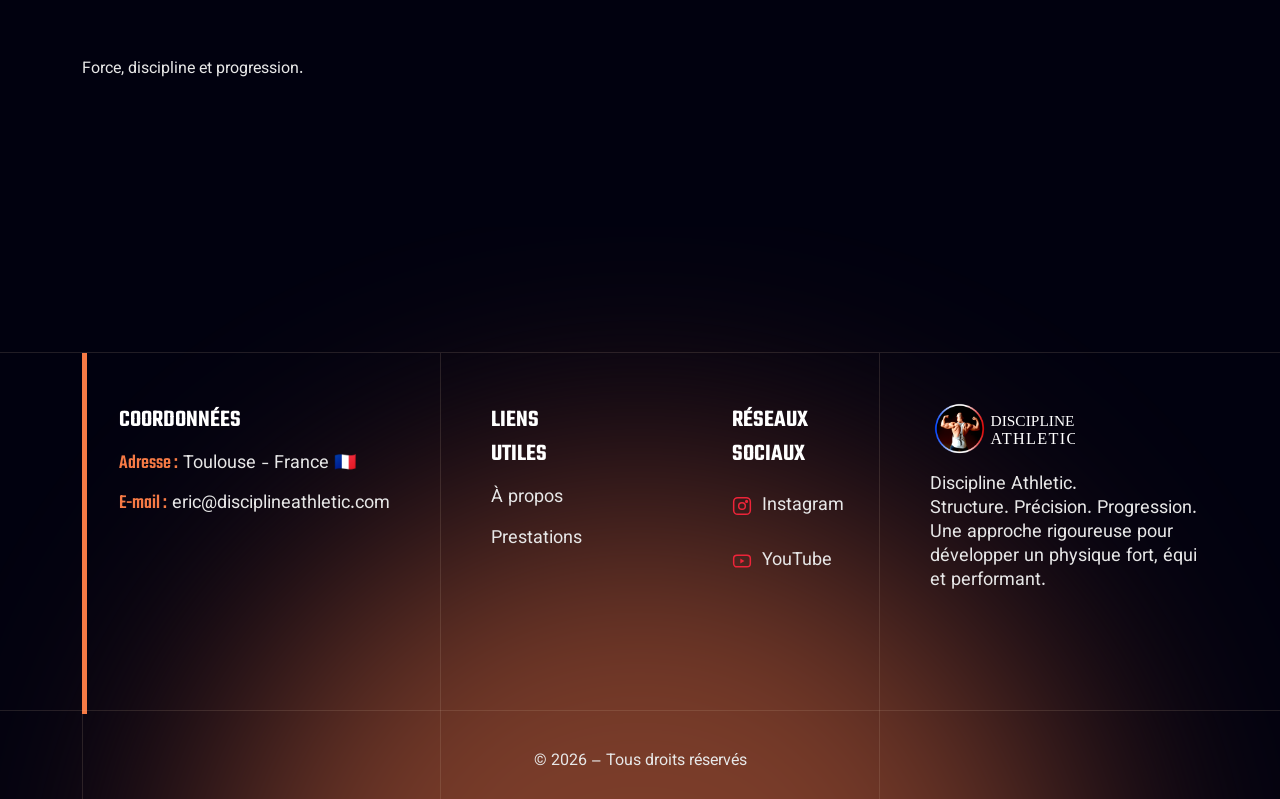
<file: blog.html>
<!DOCTYPE html>
<html class="no-js" lang="fr">

<head>
    <!-- Meta Tags -->
    <meta charset="utf-8" />
    <meta http-equiv="x-ua-compatible" content="ie=edge" />
    <meta name="viewport" content="width=device-width, initial-scale=1" />
    <meta name="author" content="Thememarch" />
    <!-- Favicon Icon -->
    <link rel="icon" href="assets/img/favicon.svg" />
    <!-- Site Title -->
    <title>Discipline Athletic</title>
    <link rel="stylesheet" href="assets/css/plugins/bootstrap.min.css" />
    <link rel="stylesheet" href="assets/css/plugins/aos.css" />
    <link rel="stylesheet" href="assets/css/plugins/lightgallery.min.css" />
    <link rel="stylesheet" href="assets/css/plugins/swiper.min.css" />
    <link rel="stylesheet" href="assets/css/style.css" />

    <style>
      .footer .social a.da-social-link{display:flex;align-items:center;gap:10px;width:fit-content;min-height:40px;text-decoration:none}
      .footer .social a.da-social-link svg{flex:none;color:#ed2439}
      .footer .social a.da-social-link:hover span{text-decoration:underline;text-underline-offset:3px}
      .footer .social a.da-social-link:focus-visible{outline:2px solid #fff;outline-offset:3px}
    </style>
</head>

<body>


<!-- Start Header Section -->
<header class="ak-site_header ak-style1 ak-sticky_header">

    <div class="top-header-info">
        <div class="email-info">
            <a href="mailto:eric@disciplineathletic.com">eric@disciplineathletic.com</a>
        </div>

        <div class="d-flex gap-4 align-items-center">
            <!-- Instagram uniquement -->
            <a href="https://www.instagram.com/disciplineathletic/" target="_blank" aria-label="Instagram Discipline Athletic">
                <svg width="18" height="18" viewBox="0 0 24 24" fill="none">
                    <rect x="3" y="3" width="18" height="18" rx="5" stroke="white" stroke-width="2"/>
                    <circle cx="12" cy="12" r="4" stroke="white" stroke-width="2"/>
                    <circle cx="17.5" cy="6.5" r="1.5" fill="white"/>
                </svg>
            </a>
        </div>
    </div>

    <div class="ak-main_header">
        <div class="ak-main_header_in style-2">

            <div class="ak-main-header-left d-flex align-items-center gap-5">

                <!-- Logo -->
                <a class="ak-site_branding" href="index.html">
                    <img src="assets/img/logo.svg" alt="Discipline Athletic">
                </a>

                <!-- Navigation -->
                <div class="ak-nav ak-medium">
                    <ul class="ak-nav_list left-0">

                        <li>
                            <a href="index.html">Accueil</a>
                        </li>

                        <li>
                            <a href="about.html">À propos</a>
                        </li>

                        <li>
                            <a href="services.html">Prestations</a>
                        </li>
                        <li><a href="https://carwars.github.io/disciplineathletic-coaching-preview/" target="_blank" rel="noopener noreferrer">Offre coaching</a></li>

                        <li>
                            <a href="blog.html">Actualités</a>
                        </li>

                        <li>
                            <a href="contact-us.html">Contact</a>
                        </li>

                    </ul>
                </div>
            </div>

            <!-- Offcanvas button -->
            <div class="button-offcanva style-2"
                data-bs-toggle="offcanvas"
                data-bs-target="#offcanvasRight"
                aria-controls="offcanvasRight">
            </div>

        </div>
    </div>

</header>
<!-- End Header Section -->

    <!-- Start offcanvas body -->
    <div class="offcanvas offcanvas-end style-2" tabindex="-1" id="offcanvasRight">
        <div class="offcanvas-header">
            <button type="button" class="btn-close btn-close-white style-2" data-bs-dismiss="offcanvas"
                aria-label="Fermer"></button>
        </div>
        <div class="offcanvas-body">
            <div class="offcanvas-body-coustom-style">
                <a class="ak-site_branding" href="index.html">
                    <img src="assets/img/logo.svg" alt="...">
                </a>
                <p class="desp">Discipline Athletic repose sur la rigueur, la précision et la régularité : une approche concrète pour progresser durablement.</p>
                <div class="row row-cols-3 g-2 mt-4">
                    <div class="col">
                        <img src="assets/img/mini-gallery-1.jpg" class="img-fluid" alt="...">
                    </div>
                    <div class="col">
                        <img src="assets/img/mini-gallery-2.jpg" class="img-fluid" alt="...">
                    </div>
                    <div class="col">
                        <img src="assets/img/mini-gallery-3.jpg" class="img-fluid" alt="...">
                    </div>
                    <div class="col">
                        <img src="assets/img/mini-gallery-4.jpg" class="img-fluid" alt="...">
                    </div>
                    <div class="col">
                        <img src="assets/img/mini-gallery-5.jpg" class="img-fluid" alt="...">
                    </div>
                    <div class="col">
                        <img src="assets/img/mini-gallery-6.jpg" class="img-fluid" alt="...">
                    </div>
                </div>

                <div class="location-contant">
                    <h5 class="location-contant-title">COORDONNÉES</h5>
                    <h6 class="location-contant-text"><span>Adresse :</span>Toulouse – France</h6>
                    <h6 class="location-contant-text"><span>E-mail :</span><a
                            href="emailto:example@email.com">eric@disciplineathletic.com</a></h6>
                    <!-- <h6 class="location-contant-text"><span>Horaires :</span> Sun - Thu: Open 24/7</h6> -->
                    <div class="ak-height-40 ak-height-lg-40"></div>
                    <div class="phone">

                        <!-- <a href="tel:(406)5550120" class="d-flex align-items-center gap-3">
                            <span class="icon">
                                <svg width="40" height="41" viewBox="0 0 40 41" fill="none"
                                    xmlns="http://www.w3.org/2000/svg">
                                    <circle cx="20" cy="20.0137" r="20" fill="#F67A45" />
                                    <g clip-path="url(#clip0_2083_460)">
                                        <path
                                             d="M26.7162 22.5158C25.7366 22.5158 24.7748 22.3626 23.8633 22.0614C23.4167 21.9091 22.8676 22.0488 22.595 22.3288L20.796 23.6869C18.7096 22.5732 17.4245 21.2884 16.326 19.2177L17.6441 17.4655C17.9865 17.1235 18.1094 16.624 17.9622 16.1552C17.6597 15.239 17.506 14.2776 17.506 13.2976C17.5061 12.5896 16.9301 12.0137 16.2222 12.0137H13.2839C12.576 12.0137 12 12.5896 12 13.2975C12 21.4121 18.6016 28.0137 26.7162 28.0137C27.4241 28.0137 28 27.4377 28 26.7298V23.7997C28 23.0918 27.424 22.5158 26.7162 22.5158Z"
                                            fill="white" /> 
                                    </g>
                                    <defs>
                                        <clipPath id="clip0_2083_460">
                                            <rect width="16" height="16" fill="white"
                                                transform="translate(12 12.0137)" />
                                        </clipPath>
                                    </defs>
                                </svg>
                            </span>
                            <span class="title">(406) 555-0120</span> -->
                        </a>
                    </div>
                </div>

            </div>
        </div>
    </div>
    <!-- End offcanvas body -->

    <!-- Start common page title  -->
    <div data-src="assets/img/common-page-img.png" class="ak-bg">
        <div class="ak-height-200 ak-height-lg-100"></div>
        <div class="container">
            <div class="common-page-title">
                <h2 class="page-title">Actualités</h2>
                <div class="page-subtitle">
                    <a href="">Accueil</a>
                    <p>/</p>
                    <p>Actualités</p>
                </div>
            </div>
        </div>
        <div class="ak-height-65 ak-height-lg-50"></div>
    </div>
    <!-- End common page title  -->


<!-- Start Post Blog -->
<div class="ak-height-135 ak-height-lg-80"></div>

<div class="container">
    <div class="row g-4">

        <!-- VIDEO 1 -->
        <div class="col-xl-3 col-md-6">
            <iframe width="100%" height="220"
                src="https://www.youtube.com/embed/maIbKgdFadY"
                frameborder="0" allowfullscreen>
            </iframe>

            <p style="margin-top:10px;">
                BACK DAY WITH IGOR | Forgé par la Discipline.
            </p>
        </div>

        <!-- VIDEO 2 -->
        <div class="col-xl-3 col-md-6">
            <iframe width="100%" height="220"
                src="https://www.youtube.com/embed/mvHgcAnAi7w"
                frameborder="0" allowfullscreen>
            </iframe>

            <p style="margin-top:10px;">
                Podcast Discipline Athletic : mental et état d'esprit.
            </p>
        </div>

        <!-- VIDEO 3 -->
        <div class="col-xl-3 col-md-6">
            <iframe width="100%" height="220"
                src="https://www.youtube.com/embed/9ZL9KcltLyw"
                frameborder="0" allowfullscreen>
            </iframe>

            <p style="margin-top:10px;">
                Concentration et discipline à l'entraînement.
            </p>
        </div>

        <!-- VIDEO 4 -->
        <div class="col-xl-3 col-md-6">
            <iframe width="100%" height="220"
                src="https://www.youtube.com/embed/RMRMEbEU_Bk"
                frameborder="0" allowfullscreen>
            </iframe>

            <p style="margin-top:10px;">Exécution et maîtrise du mouvement.</p>
        </div>

        <!-- VIDEO 5 -->
        <div class="col-xl-3 col-md-6">
            <iframe width="100%" height="220"
                src="https://www.youtube.com/embed/6woqRZ_wDEI"
                frameborder="0" allowfullscreen>
            </iframe>

            <p style="margin-top:10px;">
                La discipline nourrit la progression.
            </p>
        </div>

        <!-- VIDEO 6 -->
        <div class="col-xl-3 col-md-6">
            <iframe width="100%" height="220"
                src="https://www.youtube.com/embed/PPCqBaSxzm8"
                frameborder="0" allowfullscreen>
            </iframe>

            <p style="margin-top:10px;">
                Séance intense et force mentale.
            </p>
        </div>

        <!-- VIDEO 7 -->
        <div class="col-xl-3 col-md-6">
            <iframe width="100%" height="220"
                src="https://www.youtube.com/embed/jEYPRQxxU14"
                frameborder="0" allowfullscreen>
            </iframe>

            <p style="margin-top:10px;">
                Force, discipline et progression.
            </p>
        </div>

        <!-- VIDEO 8 -->
        <div class="col-xl-3 col-md-6">
            <iframe width="100%" height="220"
                src="https://www.youtube.com/embed/mePIzTVdxNY"
                frameborder="0" allowfullscreen>
            </iframe>

            <p style="margin-top:10px;">
                Podcast Tsunami : mental et performance.
            </p>
        </div>

        <!-- VIDEO 9 -->
        <div class="col-xl-3 col-md-6">
            <iframe width="100%" height="220"
                src="https://www.youtube.com/embed/-ojggdiraOI"
                frameborder="0" allowfullscreen>
            </iframe>

            <p style="margin-top:10px;">
                Concentration et discipline à l'entraînement.
            </p>
        </div>

        <!-- VIDEO 10 -->
        <div class="col-xl-3 col-md-6">
            <iframe width="100%" height="220"
                src="https://www.youtube.com/embed/lMDt_5lMZfM"
                frameborder="0" allowfullscreen>
            </iframe>

            <p style="margin-top:10px;">Exécution et maîtrise du mouvement.</p>
        </div>

        <!-- VIDEO 11 -->
        <div class="col-xl-3 col-md-6">
            <iframe width="100%" height="220"
                src="https://www.youtube.com/embed/r6MV1wiEK1U"
                frameborder="0" allowfullscreen>
            </iframe>

            <p style="margin-top:10px;">
                La discipline nourrit la progression.
            </p>
        </div>

        <!-- VIDEO 12 -->
        <div class="col-xl-3 col-md-6">
            <iframe width="100%" height="220"
                src="https://www.youtube.com/embed/59owJ_nqOb0"
                frameborder="0" allowfullscreen>
            </iframe>

            <p style="margin-top:10px;">
                Séance intense et force mentale.
            </p>
        </div>

        <!-- VIDEO 13 -->
        <div class="col-xl-3 col-md-6">
            <iframe width="100%" height="220"
                src="https://www.youtube.com/embed/2tKzUzvdYLY"
                frameborder="0" allowfullscreen>
            </iframe>

            <p style="margin-top:10px;">
                Force, discipline et progression.
            </p>
        </div>

    </div>
</div>

<div class="ak-height-135 ak-height-lg-80"></div>
<!-- End Post Blog -->

        <!-- Start Footer -->
    <div class="ak-height-135 ak-height-lg-80"></div>
    <footer class="footer">
        <img src="assets/img/footer_bg_light.svg" class="footer_bg_light" alt="...">
        <div class="border-footer-1"></div>
        <div class="container">
            <div class="footer style-1">
                <!-- <div class="border-footer-1"></div> -->
                <div class="location-contact">
                    <h5 class="title">COORDONNÉES</h5>
                    <p class="address"><span>Adresse :</span> Toulouse - France 🇫🇷
                    </p>
                    <a href="mailto:eric@disciplineathletic.com" class="email"><span>E-mail :</span> eric@disciplineathletic.com</a>
                    <!-- <p><span class="time">Horaires :</span> Sun - Thu: Open 24/7</p> -->
                </div>

                <div class="link-social">
                    <div class="link">
                        <h5 class="title">LIENS UTILES</h5>
                        <a href="about.html">À propos</a>
                        <a href="services.html">Prestations</a> 
                        <!-- <a href="pricing.html">Tarifs</a> -->
                        <!-- <a href="trainer.html">Coach</a> -->
                        <!-- <a href="contact-us.html">Contactez-moi</a> -->
                    </div>
                    <div class="social">
                        <h5 class="title">RÉSEAUX SOCIAUX</h5>
                        <!-- <a href="https://www.facebook.com/">Facebook</a> -->
                        <a class="da-social-link" href="https://www.instagram.com/disciplineathletic/" target="_blank" rel="noopener noreferrer"><svg width="20" height="20" viewBox="0 0 24 24" fill="none" stroke="currentColor" stroke-width="1.8" stroke-linecap="round" stroke-linejoin="round" aria-hidden="true" focusable="false"><rect x="2" y="2" width="20" height="20" rx="5"/><circle cx="12" cy="12" r="4"/><circle cx="17.5" cy="6.5" r="1"/></svg><span>Instagram</span></a>
                        <!-- <a href="https://www.linkedin.com/">LinkedIn</a> -->
                        <!-- <a href="https://x.com/">Twitter</a> -->
                        <a class="da-social-link" href="https://www.youtube.com/channel/UC5TFX2QR-9Mz_GhY_KD1RhQ" target="_blank" rel="noopener noreferrer"><svg width="20" height="20" viewBox="0 0 24 24" fill="none" stroke="currentColor" stroke-width="1.8" stroke-linecap="round" stroke-linejoin="round" aria-hidden="true" focusable="false"><rect x="2" y="5" width="20" height="14" rx="4"/><path d="m10 9 5 3-5 3z" fill="currentColor" stroke="none"/></svg><span>YouTube</span></a>
                        </div>
                </div>

                <div class="logo-footer">
                    <div class="logo">
                        <img src="assets/img/logo.svg" alt="logo">
                    </div>
                    <div class="desp"><p>Discipline Athletic.<br>
  Structure. Précision. Progression.<br>
  Une approche rigoureuse pour développer un physique fort, équilibré et performant.
</p></div>
                    <!-- <a href="tel:(406)5550120" class="phone"> -->
                        <span class="icon">
                            <svg width="40" height="41" viewBox="0 0 40 41" fill="none"
                                xmlns="http://www.w3.org/2000/svg">
                               <!-- <circle cx="20" cy="20.0137" r="20" fill="#F67A45" /> -->
                                <g clip-path="url(#clip0_2083_46035324)">
                                     <!-- <path
                                         d="M26.7162 22.5158C25.7366 22.5158 24.7748 22.3626 23.8633 22.0614C23.4167 21.9091 22.8676 22.0488 22.595 22.3288L20.796 23.6869C18.7096 22.5732 17.4245 21.2884 16.326 19.2177L17.6441 17.4655C17.9865 17.1235 18.1094 16.624 17.9622 16.1552C17.6597 15.239 17.506 14.2776 17.506 13.2976C17.5061 12.5896 16.9301 12.0137 16.2222 12.0137H13.2839C12.576 12.0137 12 12.5896 12 13.2975C12 21.4121 18.6016 28.0137 26.7162 28.0137C27.4241 28.0137 28 27.4377 28 26.7298V23.7997C28 23.0918 27.424 22.5158 26.7162 22.5158Z"
                                        fill="white" /> -->
                                </g>
                                <defs>
                                    <clipPath id="clip0_2083_46035324">
                                        <rect width="16" height="16" fill="white" transform="translate(12 12.0137)" />
                                    </clipPath>
                                </defs>
                            </svg>
                        </span>
                        <!-- <h3 class="title">(406) 555-0120</h3> -->
                    </a>
                </div>
            </div>
        </div>
        <div class="border-footer-2"></div>
        <div class="copyright-text">
            <p>© 2026 – Tous droits réservés</p>
        </div>
    </footer>
    <!-- End Footer -->

    <span class="ak-scrollup">
        <svg width="20" height="20" viewBox="0 0 20 20" fill="none" xmlns="http://www.w3.org/2000/svg">
            <path d="M0 10L1.7625 11.7625L8.75 4.7875V20H11.25V4.7875L18.225 11.775L20 10L10 0L0 10Z"
                fill="currentColor" />
        </svg>
    </span>
    <!-- Start Video Popup -->

    <div class="ak-video-popup">
        <div class="ak-video-popup-overlay"></div>
        <div class="ak-video-popup-content">
            <div class="ak-video-popup-layer"></div>
            <div class="ak-video-popup-container">
                <div class="ak-video-popup-align">
                    <div class="embed-responsive embed-responsive-16by9">
                        <iframe class="embed-responsive-item" src="about:blank"></iframe>
                    </div>
                </div>
                <div class="ak-video-popup-close"></div>
            </div>
        </div>
    </div>
    <!-- End Video Popup -->

    <!-- Script -->
    <script src="assets/js/plugins/jquery-3.7.1.min.js"></script>
    <script src="assets/js/plugins/aos.js"></script>
    <script src="assets/js/plugins/bootstrap.bundle.min.js"></script>
    <script src="assets/js/plugins/lightgallery.min.js"></script>
    <script src="assets/js/plugins/swiper.min.js"></script>
    <script src="assets/js/main.js"></script>
</body>

</html>
</file>
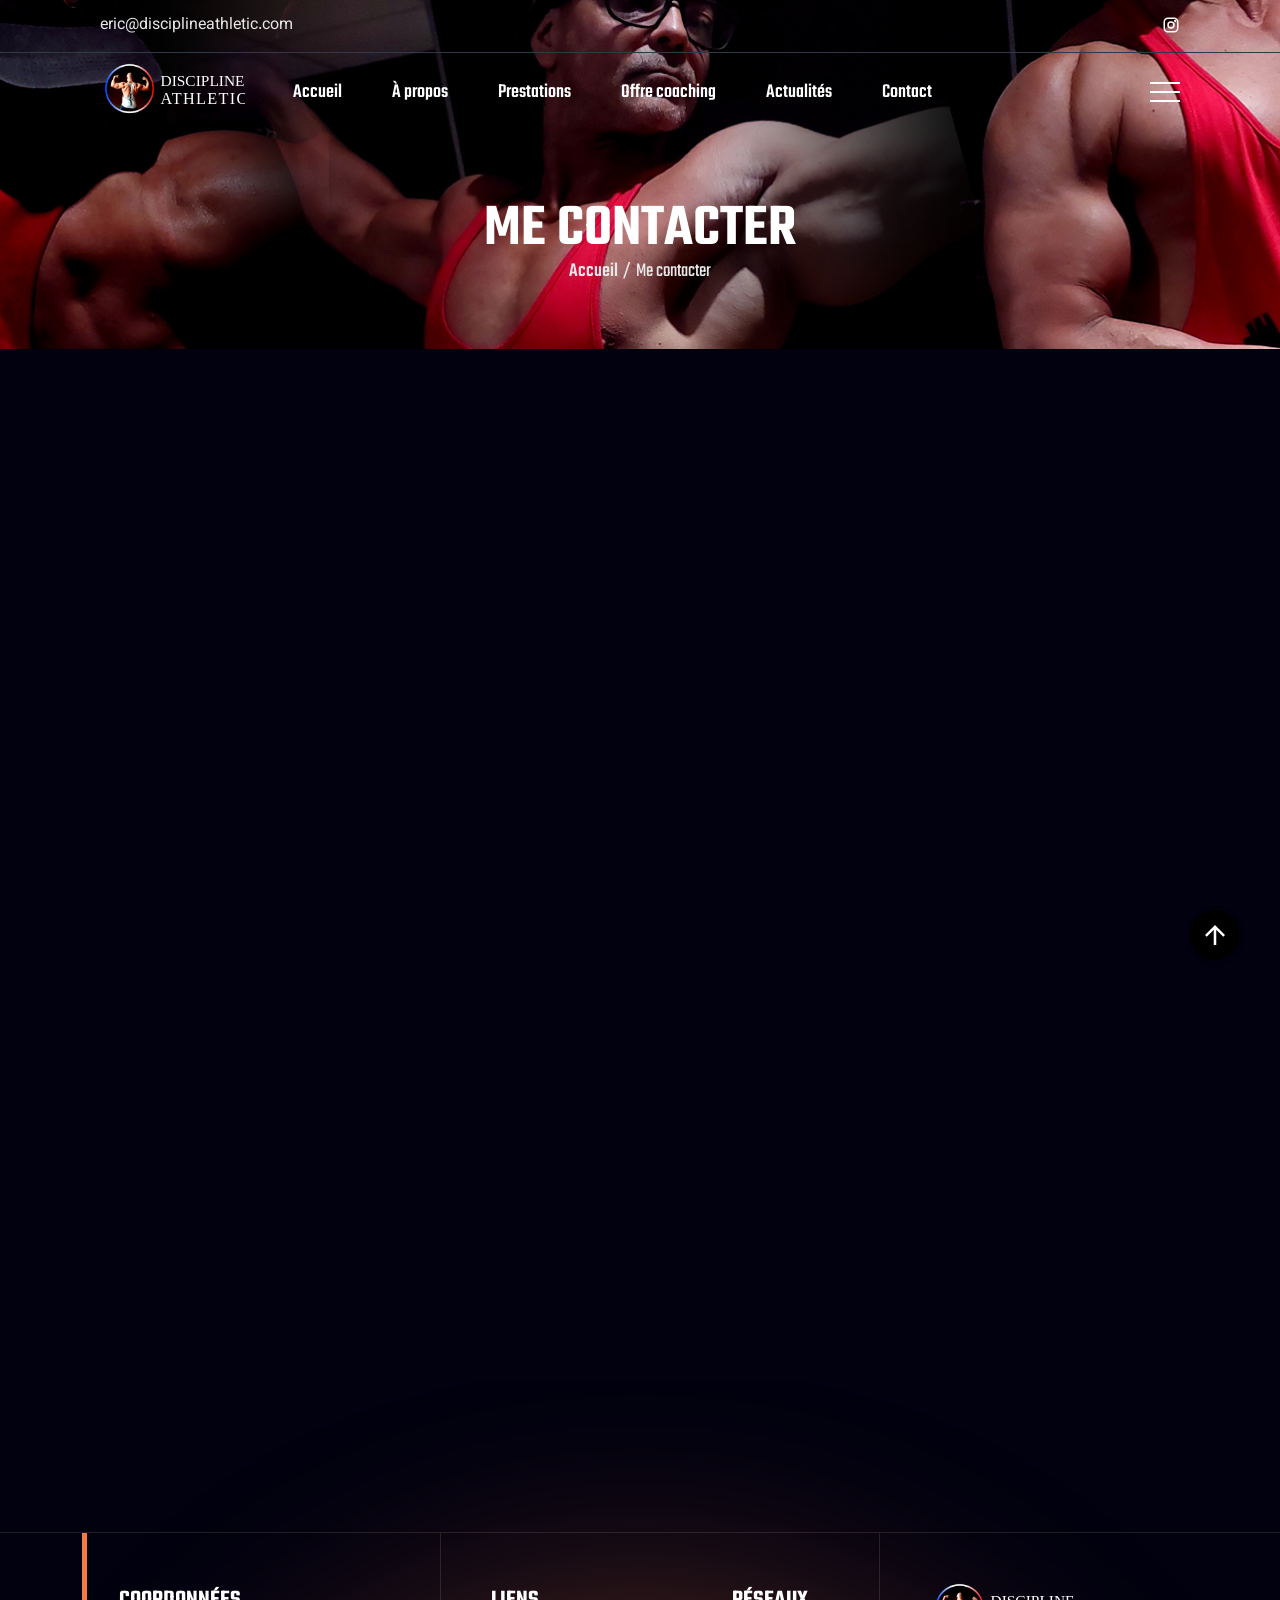
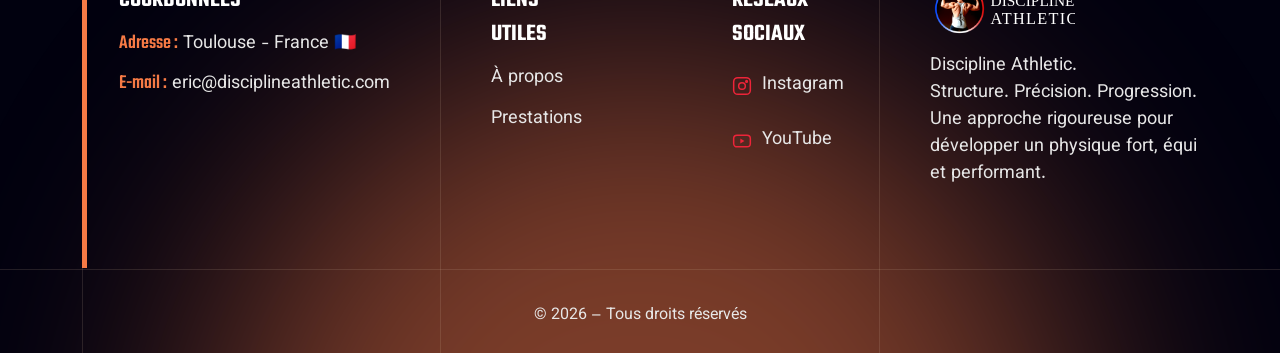
<file: contact-us.html>
<!DOCTYPE html>
<html class="no-js" lang="fr">

<head>
    <!-- Meta Tags -->
    <meta charset="utf-8" />
    <meta http-equiv="x-ua-compatible" content="ie=edge" />
    <meta name="viewport" content="width=device-width, initial-scale=1" />
    <meta name="author" content="Thememarch" />
    <!-- Favicon Icon -->
    <link rel="icon" href="assets/img/favicon.svg" />
    <!-- Site Title -->
    <title>Discipline Athletic</title>
    <link rel="stylesheet" href="assets/css/plugins/bootstrap.min.css" />
    <link rel="stylesheet" href="assets/css/plugins/aos.css" />
    <link rel="stylesheet" href="assets/css/plugins/lightgallery.min.css" />
    <link rel="stylesheet" href="assets/css/plugins/swiper.min.css" />
    <link rel="stylesheet" href="assets/css/style.css" />

    <style>
      .footer .social a.da-social-link{display:flex;align-items:center;gap:10px;width:fit-content;min-height:40px;text-decoration:none}
      .footer .social a.da-social-link svg{flex:none;color:#ed2439}
      .footer .social a.da-social-link:hover span{text-decoration:underline;text-underline-offset:3px}
      .footer .social a.da-social-link:focus-visible{outline:2px solid #fff;outline-offset:3px}
    </style>
</head>

<body>

<!-- Start Header Section -->
<header class="ak-site_header ak-style1 ak-sticky_header">

    <div class="top-header-info">
        <div class="email-info">
            <a href="mailto:eric@disciplineathletic.com?subject=Discipline%20Athletic%20-%20Contact&body=Hello%20Eric%2C%0A%0AI%20would%20like%20to%20contact%20you%20about%20Discipline%20Athletic.%0A%0A">
                eric@disciplineathletic.com
            </a>
        </div>

        <div class="d-flex gap-4 align-items-center">
            <a href="https://www.instagram.com/disciplineathletic/" target="_blank" rel="noopener" aria-label="Instagram Discipline Athletic">
                <svg width="18" height="18" viewBox="0 0 24 24" fill="none">
                    <rect x="3" y="3" width="18" height="18" rx="5" stroke="white" stroke-width="2"/>
                    <circle cx="12" cy="12" r="4" stroke="white" stroke-width="2"/>
                    <circle cx="17.5" cy="6.5" r="1.5" fill="white"/>
                </svg>
            </a>
        </div>
    </div>

    <div class="ak-main_header">
        <div class="ak-main_header_in style-2">

            <div class="ak-main-header-left d-flex align-items-center gap-5">

                <a class="ak-site_branding" href="index.html">
                    <img src="assets/img/logo.svg" alt="Discipline Athletic">
                </a>

                <div class="ak-nav ak-medium">
                    <ul class="ak-nav_list left-0">
                        <li><a href="index.html">Accueil</a></li>
                        <li><a href="about.html">À propos</a></li>
                        <li><a href="services.html">Prestations</a></li>
                        <li><a href="https://carwars.github.io/disciplineathletic-coaching-preview/" target="_blank" rel="noopener noreferrer">Offre coaching</a></li>
                        <li><a href="blog.html">Actualités</a></li>
                        <li><a href="contact-us.html">Contact</a></li>
                    </ul>
                </div>
            </div>

            <div class="button-offcanva style-2"
                data-bs-toggle="offcanvas"
                data-bs-target="#offcanvasRight"
                aria-controls="offcanvasRight">
            </div>

        </div>
    </div>

</header>
<!-- End Header Section -->

<!-- Start offcanvas body -->
<div class="offcanvas offcanvas-end style-2" tabindex="-1" id="offcanvasRight">
    <div class="offcanvas-header">
        <button type="button" class="btn-close btn-close-white style-2" data-bs-dismiss="offcanvas"
            aria-label="Fermer"></button>
    </div>

    <div class="offcanvas-body">
        <div class="offcanvas-body-coustom-style">

            <a class="ak-site_branding" href="index.html">
                <img src="assets/img/logo.svg" alt="Discipline Athletic">
            </a>

            <p class="desp">
                Discipline Athletic repose sur la rigueur, la précision et la régularité : une approche concrète pour progresser durablement.
            </p>

            <div class="row row-cols-3 g-2 mt-4">
                <div class="col"><img src="assets/img/mini-gallery-1.jpg" class="img-fluid" alt=""></div>
                <div class="col"><img src="assets/img/mini-gallery-2.jpg" class="img-fluid" alt=""></div>
                <div class="col"><img src="assets/img/mini-gallery-3.jpg" class="img-fluid" alt=""></div>
                <div class="col"><img src="assets/img/mini-gallery-4.jpg" class="img-fluid" alt=""></div>
                <div class="col"><img src="assets/img/mini-gallery-5.jpg" class="img-fluid" alt=""></div>
                <div class="col"><img src="assets/img/mini-gallery-6.jpg" class="img-fluid" alt=""></div>
            </div>

            <div class="location-contant">
                <h5 class="location-contant-title">COORDONNÉES</h5>

                <h6 class="location-contant-text">
                    <span>Adresse :</span>Toulouse - France 🇫🇷
                </h6>

                <h6 class="location-contant-text">
                    <span>E-mail :</span>
                    <a href="mailto:eric@disciplineathletic.com?subject=Discipline%20Athletic%20-%20Contact&body=Hello%20Eric%2C%0A%0AI%20would%20like%20to%20contact%20you%20about%20Discipline%20Athletic.%0A%0A">
                        eric@disciplineathletic.com
                    </a>
                </h6>

                <div class="ak-height-40 ak-height-lg-40"></div>
            </div>

        </div>
    </div>
</div>
<!-- End offcanvas body -->

<!-- Start common page title -->
<div data-src="assets/img/common-page-img.png" class="ak-bg">
    <div class="ak-height-200 ak-height-lg-100"></div>
    <div class="container">
        <div class="common-page-title">
            <h2 class="page-title">Me contacter</h2>
            <div class="page-subtitle">
                <a href="index.html">Accueil</a>
                <p>/</p>
                <p>Me contacter</p>
            </div>
        </div>
    </div>
    <div class="ak-height-65 ak-height-lg-50"></div>
</div>
<!-- End common page title -->

<!-- Start Map -->
<div class="ak-height-135 ak-height-lg-80"></div>

<div class="container">
    <div class="ak-google-map ak-bg" data-aos="fade-up">
        <iframe class="map"
            src="https://www.google.com/maps/embed?pb=!1m18!1m12!1m3!1d92456.82670276004!2d1.3504423178616167!3d43.60079807412976!2m3!1f0!2f0!3f0!3m2!1i1024!2i768!4f13.1!3m3!1m2!1s0x12aebb6fec7552ff%3A0x406f69c2f411030!2sToulouse!5e0!3m2!1sfr!2sfr!4v1777825479407!5m2!1sfr!2sfr"
            style="border:0;"
            allowfullscreen=""
            loading="lazy"
            referrerpolicy="no-referrer-when-downgrade">
        </iframe>
    </div>
</div>
<!-- End Map -->

<!-- Start Contact Details -->
<div class="ak-height-135 ak-height-lg-80"></div>
<section>
    <div class="container">
        <div class="row">
            <div class="col-lg-12" data-aos="fade-right">
                <div class="contact-details-info">
                    <h3 class="contact-page-section-title">COORDONNÉES</h3>

                    <p class="title-desp">
                        Entraîne-toi avec méthode, gagne en force et atteins tes objectifs à mes côtés.
                    </p>

                    <div class="icon-details">
                        <div class="icon-info">
                            <h5 class="title">Adresse :</h5>
                            <p class="desp">Toulouse, France</p>
                        </div>
                    </div>

                    <div class="icon-details">
                        <div class="icon-info">
                            <h5 class="title">E-mail :</h5>
                            <p class="desp">
                                <a href="mailto:eric@disciplineathletic.com?subject=Discipline%20Athletic%20-%20Contact&body=Hello%20Eric%2C%0A%0AI%20would%20like%20to%20contact%20you%20about%20Discipline%20Athletic.%0A%0A">
                                    eric@disciplineathletic.com
                                </a>
                            </p>
                        </div>
                    </div>

                </div>
            </div>
        </div>
    </div>
</section>
<!-- End Contact Details -->

<!-- Start Footer -->
<div class="ak-height-135 ak-height-lg-80"></div>
<footer class="footer">
    <img src="assets/img/footer_bg_light.svg" class="footer_bg_light" alt="">
    <div class="border-footer-1"></div>

    <div class="container">
        <div class="footer style-1">

            <div class="location-contact">
                <h5 class="title">COORDONNÉES</h5>
                <p class="address">
                    <span>Adresse :</span> Toulouse - France 🇫🇷
                </p>
                <a href="mailto:eric@disciplineathletic.com?subject=Discipline%20Athletic%20-%20Contact&body=Hello%20Eric%2C%0A%0AI%20would%20like%20to%20contact%20you%20about%20Discipline%20Athletic.%0A%0A" class="email">
                    <span>E-mail :</span> eric@disciplineathletic.com
                </a>
            </div>

            <div class="link-social">
                <div class="link">
                    <h5 class="title">LIENS UTILES</h5>
                    <a href="about.html">À propos</a>
                    <a href="services.html">Prestations</a>
                </div>

                <div class="social">
                    <h5 class="title">RÉSEAUX SOCIAUX</h5>
                    <a class="da-social-link" href="https://www.instagram.com/disciplineathletic/" target="_blank" rel="noopener noreferrer"><svg width="20" height="20" viewBox="0 0 24 24" fill="none" stroke="currentColor" stroke-width="1.8" stroke-linecap="round" stroke-linejoin="round" aria-hidden="true" focusable="false"><rect x="2" y="2" width="20" height="20" rx="5"/><circle cx="12" cy="12" r="4"/><circle cx="17.5" cy="6.5" r="1"/></svg><span>Instagram</span></a>
                    <a class="da-social-link" href="https://www.youtube.com/channel/UC5TFX2QR-9Mz_GhY_KD1RhQ" target="_blank" rel="noopener noreferrer"><svg width="20" height="20" viewBox="0 0 24 24" fill="none" stroke="currentColor" stroke-width="1.8" stroke-linecap="round" stroke-linejoin="round" aria-hidden="true" focusable="false"><rect x="2" y="5" width="20" height="14" rx="4"/><path d="m10 9 5 3-5 3z" fill="currentColor" stroke="none"/></svg><span>YouTube</span></a>
                        </div>
            </div>

            <div class="logo-footer">
                <div class="logo">
                    <img src="assets/img/logo.svg" alt="Discipline Athletic logo">
                </div>

                <p class="desp">
                    Discipline Athletic.<br>
                    Structure. Précision. Progression.<br>
                    Une approche rigoureuse pour développer un physique fort, équilibré et performant.
                </p>
            </div>

        </div>
    </div>

    <div class="border-footer-2"></div>

    <div class="copyright-text">
        <p>© 2026 – Tous droits réservés</p>
    </div>
</footer>
<!-- End Footer -->

<span class="ak-scrollup">
    <svg width="20" height="20" viewBox="0 0 20 20" fill="none" xmlns="http://www.w3.org/2000/svg">
        <path d="M0 10L1.7625 11.7625L8.75 4.7875V20H11.25V4.7875L18.225 11.775L20 10L10 0L0 10Z"
            fill="currentColor" />
    </svg>
</span>

<!-- Start Video Popup -->
<div class="ak-video-popup">
    <div class="ak-video-popup-overlay"></div>
    <div class="ak-video-popup-content">
        <div class="ak-video-popup-layer"></div>
        <div class="ak-video-popup-container">
            <div class="ak-video-popup-align">
                <div class="embed-responsive embed-responsive-16by9">
                    <iframe class="embed-responsive-item" src="about:blank"></iframe>
                </div>
            </div>
            <div class="ak-video-popup-close"></div>
        </div>
    </div>
</div>
<!-- End Video Popup -->

<!-- Script -->
<script src="assets/js/plugins/jquery-3.7.1.min.js"></script>
<script src="assets/js/plugins/aos.js"></script>
<script src="assets/js/plugins/bootstrap.bundle.min.js"></script>
<script src="assets/js/plugins/lightgallery.min.js"></script>
<script src="assets/js/plugins/swiper.min.js"></script>
<script src="assets/js/main.js"></script>

</body>
</html>
</file>
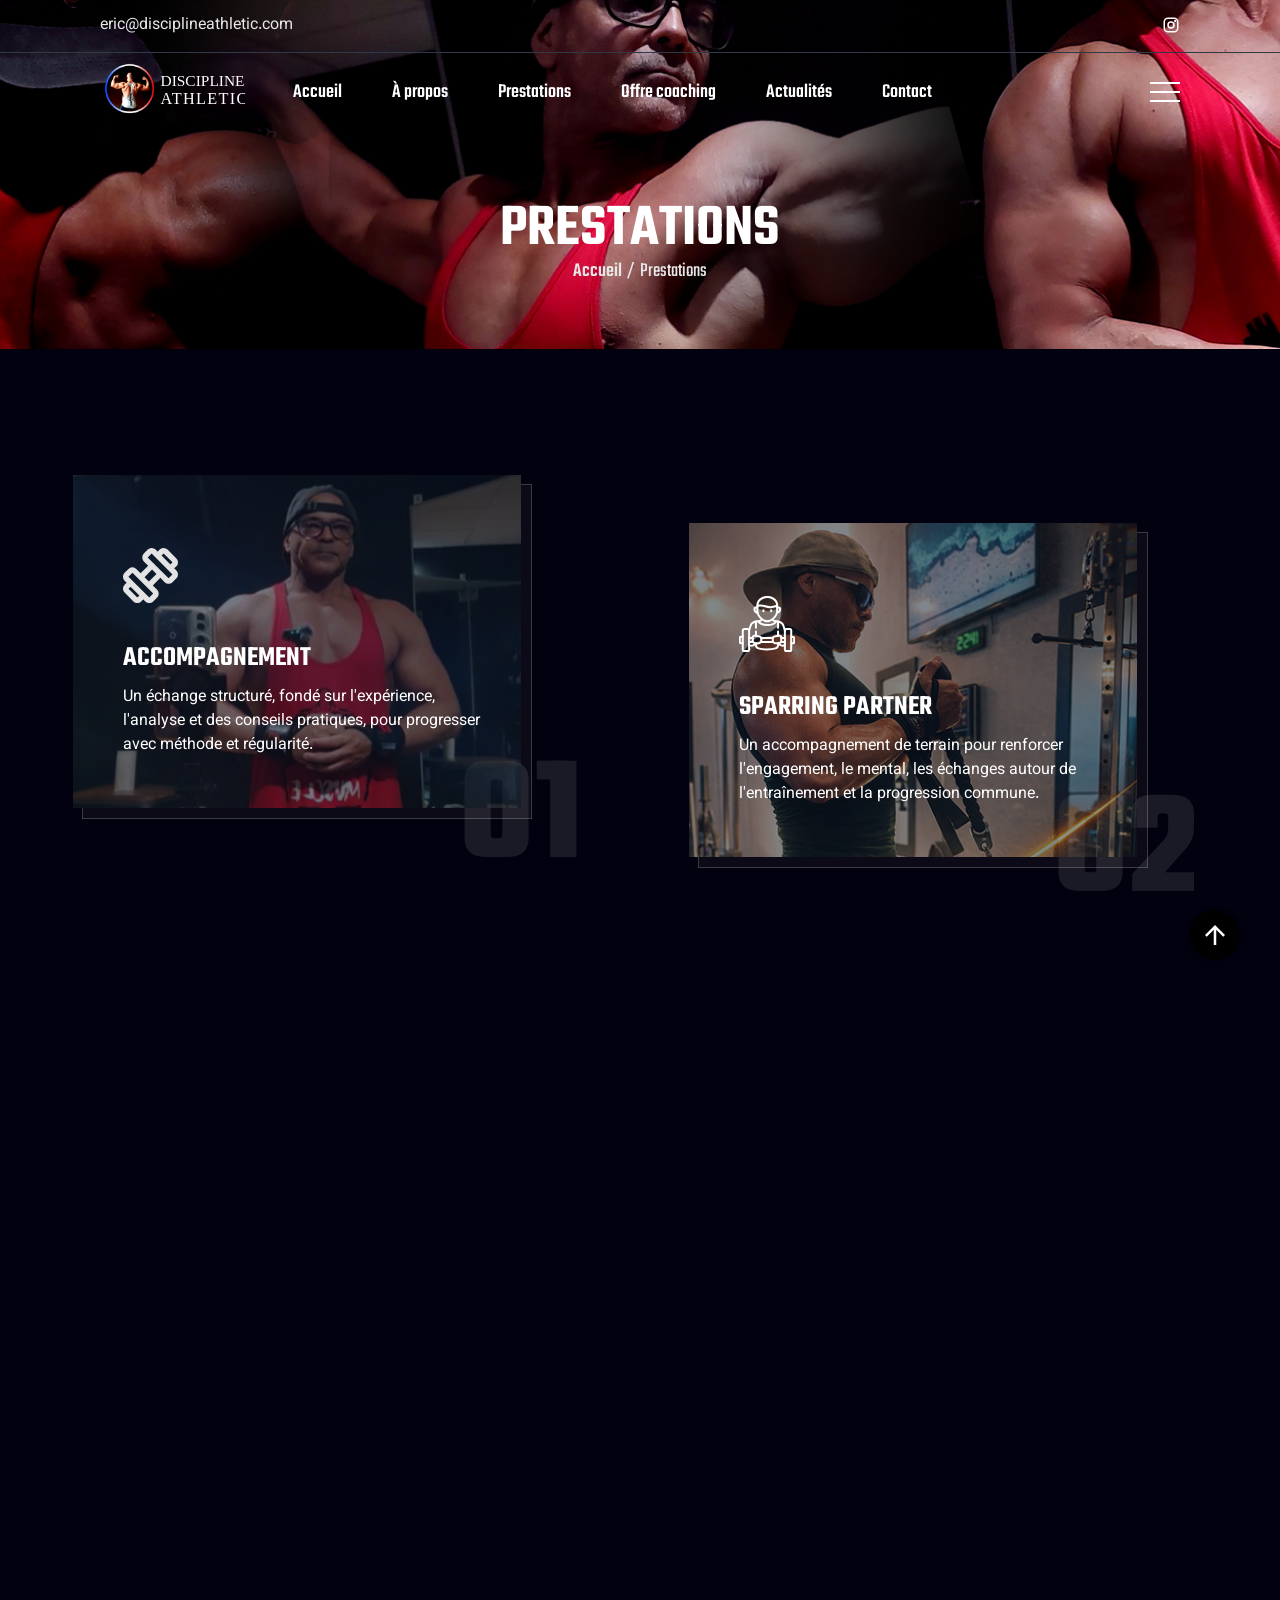
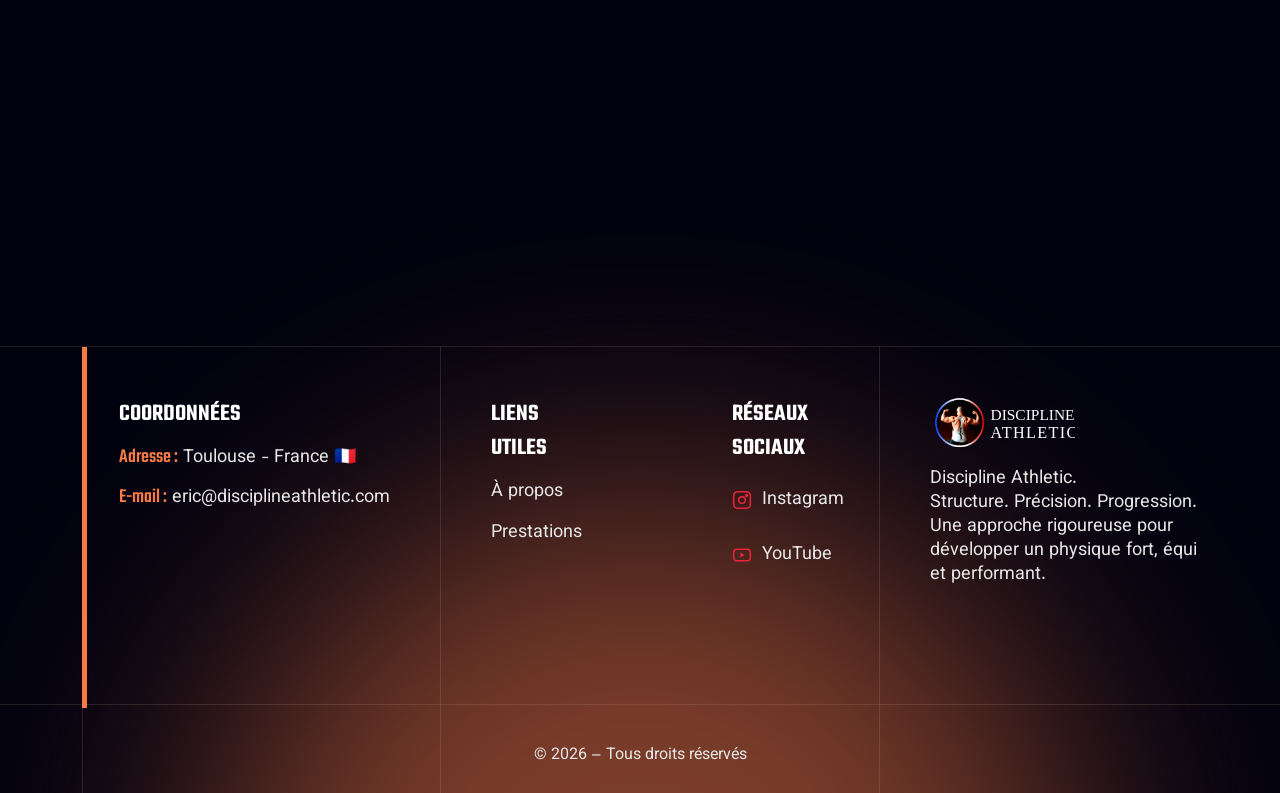
<file: services.html>
<!DOCTYPE html>
<html class="no-js" lang="fr">

<head>
    <!-- Meta Tags -->
    <meta charset="utf-8" />
    <meta http-equiv="x-ua-compatible" content="ie=edge" />
    <meta name="viewport" content="width=device-width, initial-scale=1" />
    <meta name="author" content="Thememarch" />
    <!-- Favicon Icon -->
    <link rel="icon" href="assets/img/favicon.svg" />
    <!-- Site Title -->
    <title>Discipline Athletic</title>
    <link rel="stylesheet" href="assets/css/plugins/bootstrap.min.css" />
    <link rel="stylesheet" href="assets/css/plugins/aos.css" />
    <link rel="stylesheet" href="assets/css/plugins/lightgallery.min.css" />
    <link rel="stylesheet" href="assets/css/plugins/swiper.min.css" />
    <link rel="stylesheet" href="assets/css/style.css" />

    <style>
      .footer .social a.da-social-link{display:flex;align-items:center;gap:10px;width:fit-content;min-height:40px;text-decoration:none}
      .footer .social a.da-social-link svg{flex:none;color:#ed2439}
      .footer .social a.da-social-link:hover span{text-decoration:underline;text-underline-offset:3px}
      .footer .social a.da-social-link:focus-visible{outline:2px solid #fff;outline-offset:3px}
    </style>
</head>

<body>


<!-- Start Header Section -->
<header class="ak-site_header ak-style1 ak-sticky_header">

    <div class="top-header-info">
        <div class="email-info">
            <a href="mailto:eric@disciplineathletic.com">eric@disciplineathletic.com</a>
        </div>

        <div class="d-flex gap-4 align-items-center">
            <!-- Instagram uniquement -->
            <a href="https://www.instagram.com/disciplineathletic/" target="_blank" aria-label="Instagram Discipline Athletic">
                <svg width="18" height="18" viewBox="0 0 24 24" fill="none">
                    <rect x="3" y="3" width="18" height="18" rx="5" stroke="white" stroke-width="2"/>
                    <circle cx="12" cy="12" r="4" stroke="white" stroke-width="2"/>
                    <circle cx="17.5" cy="6.5" r="1.5" fill="white"/>
                </svg>
            </a>
        </div>
    </div>

    <div class="ak-main_header">
        <div class="ak-main_header_in style-2">

            <div class="ak-main-header-left d-flex align-items-center gap-5">

                <!-- Logo -->
                <a class="ak-site_branding" href="index.html">
                    <img src="assets/img/logo.svg" alt="Discipline Athletic">
                </a>

                <!-- Navigation -->
                <div class="ak-nav ak-medium">
                    <ul class="ak-nav_list left-0">

                        <li>
                            <a href="index.html">Accueil</a>
                        </li>

                        <li>
                            <a href="about.html">À propos</a>
                        </li>

                        <li>
                            <a href="services.html">Prestations</a>
                        </li>
                        <li><a href="https://carwars.github.io/disciplineathletic-coaching-preview/" target="_blank" rel="noopener noreferrer">Offre coaching</a></li>

                        <li>
                            <a href="blog.html">Actualités</a>
                        </li>

                        <li>
                            <a href="contact-us.html">Contact</a>
                        </li>

                    </ul>
                </div>
            </div>

            <!-- Offcanvas button -->
            <div class="button-offcanva style-2"
                data-bs-toggle="offcanvas"
                data-bs-target="#offcanvasRight"
                aria-controls="offcanvasRight">
            </div>

        </div>
    </div>

</header>
<!-- End Header Section -->

    <!-- Start offcanvas body -->
    <div class="offcanvas offcanvas-end style-2" tabindex="-1" id="offcanvasRight">
        <div class="offcanvas-header">
            <button type="button" class="btn-close btn-close-white style-2" data-bs-dismiss="offcanvas"
                aria-label="Fermer"></button>
        </div>
        <div class="offcanvas-body">
            <div class="offcanvas-body-coustom-style">
                <a class="ak-site_branding" href="index.html">
                    <img src="assets/img/logo.svg" alt="...">
                </a>
                <p class="desp">Discipline Athletic repose sur la rigueur, la précision et la régularité : une approche concrète pour progresser durablement.</p>
                <div class="row row-cols-3 g-2 mt-4">
                    <div class="col">
                        <img src="assets/img/mini-gallery-1.jpg" class="img-fluid" alt="...">
                    </div>
                    <div class="col">
                        <img src="assets/img/mini-gallery-2.jpg" class="img-fluid" alt="...">
                    </div>
                    <div class="col">
                        <img src="assets/img/mini-gallery-3.jpg" class="img-fluid" alt="...">
                    </div>
                    <div class="col">
                        <img src="assets/img/mini-gallery-4.jpg" class="img-fluid" alt="...">
                    </div>
                    <div class="col">
                        <img src="assets/img/mini-gallery-5.jpg" class="img-fluid" alt="...">
                    </div>
                    <div class="col">
                        <img src="assets/img/mini-gallery-6.jpg" class="img-fluid" alt="...">
                    </div>
                </div>

                <div class="location-contant">
                    <h5 class="location-contant-title">COORDONNÉES</h5>
                    <h6 class="location-contant-text"><span>Adresse :</span> Toulouse – France</h6>
                    <h6 class="location-contant-text"><span>E-mail :</span><a
                            href="emailto:example@email.com">disciplineathletic.com</a></h6>
                    <!-- <h6 class="location-contant-text"><span>Horaires :</span> Sun - Thu: Open 24/7</h6>
                    <div class="ak-height-40 ak-height-lg-40"></div>
                    <div class="phone"> -->

                        <a href="tel:(406)5550120" class="d-flex align-items-center gap-3">
                            <span class="icon">
                                <svg width="40" height="41" viewBox="0 0 40 41" fill="none"
                                    xmlns="http://www.w3.org/2000/svg">
                                    <!--<circle cx="20" cy="20.0137" r="20" fill="#F67A45" />
                                    <g clip-path="url(#clip0_2083_460)"> -->
                                         <!--<path
                                            d="M26.7162 22.5158C25.7366 22.5158 24.7748 22.3626 23.8633 22.0614C23.4167 21.9091 22.8676 22.0488 22.595 22.3288L20.796 23.6869C18.7096 22.5732 17.4245 21.2884 16.326 19.2177L17.6441 17.4655C17.9865 17.1235 18.1094 16.624 17.9622 16.1552C17.6597 15.239 17.506 14.2776 17.506 13.2976C17.5061 12.5896 16.9301 12.0137 16.2222 12.0137H13.2839C12.576 12.0137 12 12.5896 12 13.2975C12 21.4121 18.6016 28.0137 26.7162 28.0137C27.4241 28.0137 28 27.4377 28 26.7298V23.7997C28 23.0918 27.424 22.5158 26.7162 22.5158Z"
                                            fill="white" /> -->
                                    </g>
                                    <defs>
                                        <clipPath id="clip0_2083_460">
                                            <rect width="16" height="16" fill="white"
                                                transform="translate(12 12.0137)" />
                                        </clipPath>
                                    </defs>
                                </svg>
                            </span>
                            <span class="title">(406) 555-0120</span>
                        </a>
                    </div>
                </div>

            </div>
        </div>
    </div>
    <!-- End offcanvas body -->

    <!-- Start common page title  -->
    <div data-src="assets/img/common-page-img.png" class="ak-bg">
        <div class="ak-height-200 ak-height-lg-100"></div>
        <div class="container">
            <div class="common-page-title">
                <h2 class="page-title">Prestations</h2>
                <div class="page-subtitle">
                    <a href="">Accueil</a>
                    <p>/</p>
                    <p>Prestations</p>
                </div>
            </div>
        </div>
        <div class="ak-height-65 ak-height-lg-50"></div>
    </div>
    <!-- End common page title  -->

<!-- Start All Services -->
<div class="ak-height-135 ak-height-lg-80"></div>

<div class="container">
    <div class="services-all">

        <!-- Service 01 -->
<div class="services-card" data-aos="fade-up">
    <div class="services-body">
        <a href="javascript:void(0);" class="services-img-content">
            <img src="assets/img/services_1.png" class="services-img ak-bg" alt="Accompagnement">
            <div class="services-info">
                <img src="assets/img/mentorship.svg" alt="">
                <h4 class="services-title">Accompagnement</h4>
                <p class="services-text">
                    Un échange structuré, fondé sur l'expérience, l'analyse et des conseils pratiques, pour progresser avec méthode et régularité.
                </p>
            </div>
        </a>
    </div>
    <div class="services-number">01</div>
</div>

<!-- Service 02 -->
<div class="services-card mt-xl-5" data-aos="fade-up">
    <div class="services-body">
        <a href="javascript:void(0);" class="services-img-content">
            <img src="assets/img/services_2.png" class="services-img ak-bg" alt="Sparring Partner">
            <div class="services-info">
                <img src="assets/img/services_icon1.svg" alt="">
                <h4 class="services-title">Sparring Partner</h4>
                <p class="services-text">
                    Un accompagnement de terrain pour renforcer l'engagement, le mental, les échanges autour de l'entraînement et la progression commune.
                </p>
            </div>
        </a>
    </div>
    <div class="services-number">02</div>
</div>

<!-- Service 03 -->
<div class="services-card ms-xl-5" data-aos="fade-up">
    <div class="services-body">
        <a href="javascript:void(0);" class="services-img-content">
            <img src="assets/img/services_3.png" class="services-img ak-bg" alt="Conseils nutritionnels">
            <div class="services-info">
                <img src="assets/img/nutrition.svg" alt="">
                <h4 class="services-title">Conseils nutritionnels</h4>
                <p class="services-text">
                    Une approche équilibrée de la nutrition et des compléments, fondée sur la régularité, la récupération et la performance durable.
                </p>
            </div>
        </a>
    </div>
    <div class="services-number">03</div>
</div>

<!-- Service 04 -->
<div class="services-card ps-xl-5 mt-xl-5" data-aos="fade-up">
    <div class="services-body">
        <a href="javascript:void(0);" class="services-img-content">
            <img src="assets/img/services_4.png" class="services-img ak-bg" alt="Posing and Body Control">
            <div class="services-info">
                <img src="assets/img/services_icon3.svg" alt="">
                <h4 class="services-title">Posing et maîtrise corporelle</h4>
                <p class="services-text">
                    Un travail de posture, de connexion musculaire, de conscience corporelle et de présentation pour valoriser le physique avec contrôle et précision.
                </p>
            </div>
        </a>
    </div>
    <div class="services-number">04</div>
</div>

</div>
</div>
<!-- End All Services -->


    <!-- Start Gallery -->
<div class="ak-height-135 ak-height-lg-80"></div>

<div class="slider gallery-slider" data-aos="fade-left">

    <div class="gallery style1 swiper-wrapper">

        <!-- Image 1 -->
        <div class="gallery-img-content swiper-slide">
            <img src="assets/img/gallery_1.jpg"
                class="gallery-img zoom-hover"
                alt="Discipline Athletic">
        </div>

        <!-- Image 2 -->
        <div class="gallery-img-content swiper-slide">
            <img src="assets/img/gallery_2.jpg"
                class="gallery-img zoom-hover"
                alt="Entraînement">
        </div>

        <!-- Image 3 -->
        <div class="gallery-img-content swiper-slide">
            <img src="assets/img/gallery_3.jpg"
                class="gallery-img zoom-hover"
                alt="Mental">
        </div>

        <!-- Image 4 -->
        <div class="gallery-img-content swiper-slide">
            <img src="assets/img/gallery_4.jpg"
                class="gallery-img zoom-hover"
                alt="Posing">
        </div>

        <!-- Image 5 -->
        <div class="gallery-img-content swiper-slide">
            <img src="assets/img/gallery_5.jpg"
                class="gallery-img zoom-hover"
                alt="Performance">
        </div>

        <!-- Image 6 -->
        <div class="gallery-img-content swiper-slide">
            <img src="assets/img/gallery_2.jpg"
                class="gallery-img zoom-hover"
                alt="Nutrition">
        </div>

        <!-- Image 7 -->
        <div class="gallery-img-content swiper-slide">
            <img src="assets/img/gallery_3.jpg"
                class="gallery-img zoom-hover"
                alt="Discipline">
        </div>

    </div>

</div>
<!-- End Gallery -->


    <!-- Start Footer -->
    <div class="ak-height-135 ak-height-lg-80"></div>
    <footer class="footer">
        <img src="assets/img/footer_bg_light.svg" class="footer_bg_light" alt="...">
        <div class="border-footer-1"></div>
        <div class="container">
            <div class="footer style-1">
                <!-- <div class="border-footer-1"></div> -->
                <div class="location-contact">
                    <h5 class="title">COORDONNÉES</h5>
                    <p class="address"><span>Adresse :</span> Toulouse - France 🇫🇷
                    </p>
                    <a href="mailto:eric@disciplineathletic.com" class="email"><span>E-mail :</span> eric@disciplineathletic.com</a>
                    <!-- <p><span class="time">Horaires :</span> Sun - Thu: Open 24/7</p> -->
                </div>

                <div class="link-social">
                    <div class="link">
                        <h5 class="title">LIENS UTILES</h5>
                        <a href="about.html">À propos</a>
                        <a href="services.html">Prestations</a> 
                        <!-- <a href="pricing.html">Tarifs</a> -->
                        <!-- <a href="trainer.html">Coach</a> -->
                        <!-- <a href="contact-us.html">Contactez-moi</a> -->
                    </div>
                    <div class="social">
                        <h5 class="title">RÉSEAUX SOCIAUX</h5>
                        <!-- <a href="https://www.facebook.com/">Facebook</a> -->
                        <a class="da-social-link" href="https://www.instagram.com/disciplineathletic/" target="_blank" rel="noopener noreferrer"><svg width="20" height="20" viewBox="0 0 24 24" fill="none" stroke="currentColor" stroke-width="1.8" stroke-linecap="round" stroke-linejoin="round" aria-hidden="true" focusable="false"><rect x="2" y="2" width="20" height="20" rx="5"/><circle cx="12" cy="12" r="4"/><circle cx="17.5" cy="6.5" r="1"/></svg><span>Instagram</span></a>
                        <!-- <a href="https://www.linkedin.com/">LinkedIn</a> -->
                        <!-- <a href="https://x.com/">Twitter</a> -->
                        <a class="da-social-link" href="https://www.youtube.com/channel/UC5TFX2QR-9Mz_GhY_KD1RhQ" target="_blank" rel="noopener noreferrer"><svg width="20" height="20" viewBox="0 0 24 24" fill="none" stroke="currentColor" stroke-width="1.8" stroke-linecap="round" stroke-linejoin="round" aria-hidden="true" focusable="false"><rect x="2" y="5" width="20" height="14" rx="4"/><path d="m10 9 5 3-5 3z" fill="currentColor" stroke="none"/></svg><span>YouTube</span></a>
                        </div>
                </div>

                <div class="logo-footer">
                    <div class="logo">
                        <img src="assets/img/logo.svg" alt="logo">
                    </div>
                    <div class="desp"><p>Discipline Athletic.<br>
  Structure. Précision. Progression.<br>
  Une approche rigoureuse pour développer un physique fort, équilibré et performant.
</p></div>
                    <!-- <a href="tel:(406)5550120" class="phone"> -->
                        <span class="icon">
                            <svg width="40" height="41" viewBox="0 0 40 41" fill="none"
                                xmlns="http://www.w3.org/2000/svg">
                               <!-- <circle cx="20" cy="20.0137" r="20" fill="#F67A45" /> -->
                                <g clip-path="url(#clip0_2083_46035324)">
                                     <!-- <path
                                         d="M26.7162 22.5158C25.7366 22.5158 24.7748 22.3626 23.8633 22.0614C23.4167 21.9091 22.8676 22.0488 22.595 22.3288L20.796 23.6869C18.7096 22.5732 17.4245 21.2884 16.326 19.2177L17.6441 17.4655C17.9865 17.1235 18.1094 16.624 17.9622 16.1552C17.6597 15.239 17.506 14.2776 17.506 13.2976C17.5061 12.5896 16.9301 12.0137 16.2222 12.0137H13.2839C12.576 12.0137 12 12.5896 12 13.2975C12 21.4121 18.6016 28.0137 26.7162 28.0137C27.4241 28.0137 28 27.4377 28 26.7298V23.7997C28 23.0918 27.424 22.5158 26.7162 22.5158Z"
                                        fill="white" /> -->
                                </g>
                                <defs>
                                    <clipPath id="clip0_2083_46035324">
                                        <rect width="16" height="16" fill="white" transform="translate(12 12.0137)" />
                                    </clipPath>
                                </defs>
                            </svg>
                        </span>
                        <!-- <h3 class="title">(406) 555-0120</h3> -->
                    </a>
                </div>
            </div>
        </div>
        <div class="border-footer-2"></div>
        <div class="copyright-text">
            <p>© 2026 – Tous droits réservés</p>
        </div>
    </footer>
    <!-- End Footer -->

    <span class="ak-scrollup">
        <svg width="20" height="20" viewBox="0 0 20 20" fill="none" xmlns="http://www.w3.org/2000/svg">
            <path d="M0 10L1.7625 11.7625L8.75 4.7875V20H11.25V4.7875L18.225 11.775L20 10L10 0L0 10Z"
                fill="currentColor" />
        </svg>
    </span>
    <!-- Start Video Popup -->
    <div class="ak-video-popup">
        <div class="ak-video-popup-overlay"></div>
        <div class="ak-video-popup-content">
            <div class="ak-video-popup-layer"></div>
            <div class="ak-video-popup-container">
                <div class="ak-video-popup-align">
                    <div class="embed-responsive embed-responsive-16by9">
                        <iframe class="embed-responsive-item" src="about:blank"></iframe>
                    </div>
                </div>
                <div class="ak-video-popup-close"></div>
            </div>
        </div>
    </div>
    <!-- End Video Popup -->
    <!-- Script -->
    <script src="assets/js/plugins/jquery-3.7.1.min.js"></script>
    <script src="assets/js/plugins/aos.js"></script>
    <script src="assets/js/plugins/bootstrap.bundle.min.js"></script>
    <script src="assets/js/plugins/lightgallery.min.js"></script>
    <script src="assets/js/plugins/swiper.min.js"></script>
    <script src="assets/js/main.js"></script>
</body>

</html>
</file>
<file: assets/css/style.css>
/* 
|......................................................................
| Template Name: Gymfito
| Author: Thememarch
| Version: 1.1.0
|--------------------------------------------------------------------------
|--------------------------------------------------------------------------
| TABLE OF CONTENTS:
|--------------------------------------------------------------------------
| 1. Basic Color Variable
| 2. Typography
| 3. Preloader
| 4. Spacing
| 5. General
| 6. Slider
| 7. Video Popup
| 8. Header
| 9. Footer
| 10. Sidebar
| 11. Form Control
| 12. Button
| 13. Hero
| 14. Slideing Text
| 15. About
| 16. Accordion
| 17. Classes
| 18. Counter Funfact
| 19. Team
| 20. Schedule Calendar
| 21. Feature
| 22. Testimonial
| 23. Pricing Calculator
| 24. Blog Post
| 25. Gallery
| 26. Subscribe Email
| 27. Services
| 28. Cta
| 29. Contact
 ................................................................*/
/*--------------------------------------------------------------
1. Basic Color Variable
----------------------------------------------------------------*/
@import url("https://fonts.googleapis.com/css2?family=Teko:wght@300;400;500;600;700&family=Vazirmatn:wght@100;200;300;400;500;600;700&display=swap");
:root {
  --body-font-family: "Vazirmatn", sans-serif;
  --heading-font-family: "Teko", sans-serif;
  --body-color: #e7e7e7;
  --body-bg-color: #01010f;
  --heading-color: #ffffff;
  --primary-color: #f67a45;
  --white-color: #ffffff;
  --black-color: #000000;
  --border-color: #333846;
}

/*--------------------------------------------------------------
2. Typography
----------------------------------------------------------------*/
html,
body {
  color: var(--body-color);
  font-family: var(--body-font-family);
  background-color: var(--body-bg-color);
  font-weight: 400;
  line-height: 1.6em;
  overflow-x: hidden;
  scroll-behavior: auto;
  padding-right: 0 !important;
}

h1,
h2,
h3,
h4,
h5,
h6 {
  clear: both;
  color: var(--heading-color);
  font-family: var(--heading-font-family);
  padding: 0px;
  margin: 0px;
  font-weight: 600;
  line-height: normal;
  font-style: normal;
}

h1 {
  font-size: 62px;
}

h2 {
  font-size: 60px;
}

h3 {
  font-size: 36px;
}

h4 {
  font-size: 28px;
}

h5 {
  font-size: 24px;
}

h6 {
  font-size: 20px;
}

p {
  margin: 0px;
  padding: 0px;
  font-weight: 400;
  line-height: 24px;
}

ul {
  margin: 0 0 25px 0;
  padding-left: 20px;
  list-style: square outside none;
}

ol {
  padding-left: 20px;
  margin-bottom: 25px;
}

dfn,
cite,
em,
i {
  font-style: italic;
}

blockquote {
  margin: 0 15px;
  font-style: italic;
  font-size: 20px;
  line-height: 1.6em;
  margin: 0;
}

address {
  margin: 0 0 15px;
}

img {
  border: 0;
  max-width: 100%;
  height: auto;
}

a {
  color: inherit;
  text-decoration: none;
  transition: all 0.3s ease;
}

button {
  color: inherit;
  transition: all 0.3s ease;
}

a:hover {
  text-decoration: none;
  color: #f67a45;
  transition: all 0.3s ease;
}

table {
  width: 100%;
  margin-bottom: 25px;
}
table th {
  font-weight: 600;
  color: var(--body-color);
}
table td,
table th {
  border-top: 1px solid #ffffff;
  padding: 11px 10px;
}

dl {
  margin-bottom: 25px;
}
dl dt {
  font-weight: 600;
}

b,
strong {
  font-weight: bold;
}

pre {
  color: var(--body-color);
  border: 1px solid #ffffff;
  font-size: 18px;
  padding: 25px;
  border-radius: 5px;
}

kbd {
  font-size: 100%;
  background-color: var(--body-color);
  border-radius: 5px;
}

/*--------------------------------------------------------------
  3. Preloader
----------------------------------------------------------------*/
/*--------------------------------------------------------------
  4. Spacing
----------------------------------------------------------------*/
@media screen and (min-width: 992px) {
  .ak-height-0 {
    height: 0px;
  }
  .ak-height-5 {
    height: 5px;
  }
  .ak-height-10 {
    height: 10px;
  }
  .ak-height-15 {
    height: 15px;
  }
  .ak-height-20 {
    height: 20px;
  }
  .ak-height-25 {
    height: 25px;
  }
  .ak-height-30 {
    height: 30px;
  }
  .ak-height-35 {
    height: 35px;
  }
  .ak-height-40 {
    height: 40px;
  }
  .ak-height-45 {
    height: 45px;
  }
  .ak-height-50 {
    height: 50px;
  }
  .ak-height-55 {
    height: 55px;
  }
  .ak-height-60 {
    height: 60px;
  }
  .ak-height-65 {
    height: 65px;
  }
  .ak-height-70 {
    height: 70px;
  }
  .ak-height-75 {
    height: 75px;
  }
  .ak-height-80 {
    height: 80px;
  }
  .ak-height-85 {
    height: 85px;
  }
  .ak-height-90 {
    height: 90px;
  }
  .ak-height-95 {
    height: 95px;
  }
  .ak-height-100 {
    height: 100px;
  }
  .ak-height-105 {
    height: 105px;
  }
  .ak-height-110 {
    height: 110px;
  }
  .ak-height-115 {
    height: 115px;
  }
  .ak-height-120 {
    height: 120px;
  }
  .ak-height-125 {
    height: 125px;
  }
  .ak-height-130 {
    height: 130px;
  }
  .ak-height-135 {
    height: 135px;
  }
  .ak-height-140 {
    height: 140px;
  }
  .ak-height-145 {
    height: 145px;
  }
  .ak-height-150 {
    height: 150px;
  }
  .ak-height-155 {
    height: 155px;
  }
  .ak-height-160 {
    height: 160px;
  }
  .ak-height-165 {
    height: 165px;
  }
  .ak-height-170 {
    height: 170px;
  }
  .ak-height-175 {
    height: 175px;
  }
  .ak-height-180 {
    height: 180px;
  }
  .ak-height-185 {
    height: 185px;
  }
  .ak-height-190 {
    height: 190px;
  }
  .ak-height-195 {
    height: 195px;
  }
  .ak-height-200 {
    height: 200px;
  }
  .ak-height-205 {
    height: 205px;
  }
  .ak-height-210 {
    height: 210px;
  }
  .ak-height-219 {
    height: 219px;
  }
}
@media screen and (max-width: 991px) {
  .ak-height-lg-0 {
    height: 0px;
  }
  .ak-height-lg-5 {
    height: 5px;
  }
  .ak-height-lg-10 {
    height: 10px;
  }
  .ak-height-lg-15 {
    height: 15px;
  }
  .ak-height-lg-20 {
    height: 20px;
  }
  .ak-height-lg-25 {
    height: 25px;
  }
  .ak-height-lg-30 {
    height: 30px;
  }
  .ak-height-lg-35 {
    height: 35px;
  }
  .ak-height-lg-40 {
    height: 40px;
  }
  .ak-height-lg-45 {
    height: 45px;
  }
  .ak-height-lg-50 {
    height: 50px;
  }
  .ak-height-lg-55 {
    height: 55px;
  }
  .ak-height-lg-60 {
    height: 60px;
  }
  .ak-height-lg-65 {
    height: 65px;
  }
  .ak-height-lg-70 {
    height: 70px;
  }
  .ak-height-lg-75 {
    height: 75px;
  }
  .ak-height-lg-80 {
    height: 80px;
  }
  .ak-height-lg-85 {
    height: 85px;
  }
  .ak-height-lg-90 {
    height: 90px;
  }
  .ak-height-lg-95 {
    height: 95px;
  }
  .ak-height-lg-100 {
    height: 100px;
  }
  .ak-height-lg-105 {
    height: 105px;
  }
  .ak-height-lg-110 {
    height: 110px;
  }
  .ak-height-lg-115 {
    height: 115px;
  }
  .ak-height-lg-120 {
    height: 120px;
  }
  .ak-height-lg-125 {
    height: 125px;
  }
  .ak-height-lg-130 {
    height: 130px;
  }
  .ak-height-lg-135 {
    height: 135px;
  }
  .ak-height-lg-140 {
    height: 140px;
  }
  .ak-height-lg-145 {
    height: 145px;
  }
  .ak-height-lg-150 {
    height: 150px;
  }
  .ak-height-lg-155 {
    height: 155px;
  }
  .ak-height-lg-160 {
    height: 160px;
  }
  .ak-height-lg-165 {
    height: 165px;
  }
  .ak-height-lg-170 {
    height: 170px;
  }
  .ak-height-lg-175 {
    height: 175px;
  }
  .ak-height-lg-180 {
    height: 180px;
  }
  .ak-height-lg-185 {
    height: 185px;
  }
  .ak-height-lg-190 {
    height: 190px;
  }
  .ak-height-lg-195 {
    height: 195px;
  }
  .ak-height-lg-200 {
    height: 200px;
  }
  .ak-height-lg-205 {
    height: 205px;
  }
  .ak-height-lg-210 {
    height: 210px;
  }
  .ak-height-lg-219 {
    height: 219px;
  }
}
/*--------------------------------------------------------------
  5. General
----------------------------------------------------------------*/
.ak-light {
  font-weight: 300;
}

.ak-normal {
  font-weight: 400;
}

.ak-medium {
  font-weight: 500;
}

.ak-semi-bold {
  font-weight: 600;
}

.ak-bold {
  font-weight: 700;
}

.ak-extra-bold {
  font-weight: 800;
}

.ak-black {
  font-weight: 900;
}

.ak-radius-3 {
  border-radius: 3px;
}

.ak-radius-5 {
  border-radius: 5px;
}

.ak-radius-7 {
  border-radius: 7px;
}

.ak-radius-10 {
  border-radius: 10px;
}

.ak-radius-15 {
  border-radius: 15px;
}

.ak-line-height-1 {
  line-height: 1.2em;
}

.ak-line-height-2 {
  line-height: 1.25em;
}

.ak-line-height-3 {
  line-height: 1.3em;
}

.ak-line-height-4 {
  line-height: 1.4em;
}

.ak-line-height-5 {
  line-height: 1.5em;
}

.ak-line-height-6 {
  line-height: 1.6em;
}

.ak-line-height-7 {
  line-height: 1.7em;
}

.ak-line-height-39 {
  line-height: 39px;
}

.ak-line-height-54 {
  line-height: 54px;
}

.ak-line-height-85 {
  line-height: 85px;
}

.ak-font-14 {
  font-size: 14px;
}

.ak-font-16 {
  font-size: 16px;
}

.ak-font-18 {
  font-size: 18px;
}

.ak-font-20 {
  font-size: 20px;
}

.ak-font-22 {
  font-size: 22px;
}

.ak-font-26 {
  font-size: 26px;
}

.ak-font-28 {
  font-size: 28px;
}

.ak-font-30 {
  font-size: 28px;
}

.ak-font-38 {
  font-size: 38px;
}

.ak-font-42 {
  font-size: 42px;
}

.ak-font-50 {
  font-size: 50px;
}

.ak-mp0 {
  list-style: none;
  margin: 0;
  padding: 0;
}

.ak-m0 {
  margin: 0;
}

.ak-bg {
  background-size: cover;
  background-repeat: no-repeat;
  background-position: center;
}

.background-repeat {
  background-repeat: no-repeat;
}

.object-cover {
  -o-object-fit: cover;
     object-fit: cover;
}

.ak-vertical-middle {
  display: flex;
  align-items: center;
  min-height: 100%;
}

.ak-vertical-middle-in {
  flex: none;
  width: 100%;
}

.ak-center {
  display: flex;
  align-items: center;
  justify-content: center;
}

.ak-primary-font {
  font-family: var(--heading-font-family);
}

.ak-secondary-font {
  font-family: var(--body-font-family);
}

.ak-white-color,
.ak-white-color-hover:hover {
  color: #ffffff;
}

.ak-primary-color,
.ak-primary-color-hover:hover {
  color: #f67a45;
}

.ak-white-color,
.ak-white-color-hover:hover {
  color: #ffffff;
}

.ak-white-bg {
  background-color: #ffffff;
}

.ak-gray-bg-20 {
  background: rgba(217, 217, 217, 0.2);
}

.ak-white-bg-1,
.ak-white-bg-1-hover:hover {
  background-color: rgba(255, 255, 255, 0.25);
}

.ak-white-bg,
.ak-white-bg-hover:hover {
  background-color: #ffffff;
}

.ak-primary-bg,
.ak-primary-bg-hover:hover {
  background-color: rgba(246, 122, 69, 0.7);
}

.ak-gradient-bg-1 {
  background: linear-gradient(267.18deg, #161616 0%, #080808 100%);
}

@media screen and (max-width: 991px) {
  .ak-left-space-30 {
    padding-left: 0px;
  }
  .ak-font-14-sm {
    font-size: 14px;
  }
  .ak-font-16-sm {
    font-size: 16px;
  }
  .ak-font-18-sm {
    font-size: 18px;
  }
  .ak-font-20-sm {
    font-size: 20px;
  }
  .ak-font-22-sm {
    font-size: 22px;
  }
  .ak-font-24-sm {
    font-size: 24px;
  }
  .ak-font-26-sm {
    font-size: 26px;
  }
  .ak-font-28-sm {
    font-size: 28px;
  }
  .ak-font-42-sm {
    font-size: 42px;
  }
  .ak-font-36-sm {
    font-size: 36px;
  }
  .ak-btn-group > *:not(:last-child) {
    margin-right: 10px;
  }
  .flex-column-reverse-lg {
    flex-direction: column-reverse;
  }
  .ak-seciton-heading.ak-style1 .ak-section-title::before {
    top: 1px;
  }
}
.stroke-text {
  font-family: Teko, sans-serif;
  text-shadow: -1px -1px 0 #f67a45, 0px -1px 0 #f67a45, 1px -1px 0 #f67a45, 1px 0px 0 #f67a45, 1px 1px 0 #f67a45, 0px 1px 0 #f67a45, -1px 1px 0 #f67a45, -1px 0 0 #f67a45;
  color: #01010f;
  font-size: 62px;
  font-weight: 600;
  line-height: 100%;
  position: relative;
  cursor: pointer;
  display: inline-block;
  text-transform: uppercase;
  z-index: 13;
}
.stroke-text.font-size-160 {
  font-size: 160px !important;
}
.stroke-text.font-size-225 {
  font-size: 225px;
  line-height: 100%;
}
.stroke-text.style2 {
  text-shadow: -1px -1px 0 #d5bda2, 0px -1px 0 #d5bda2, 1px -1px 0 #d5bda2, 1px 0px 0 #d5bda2, 1px 1px 0 #d5bda2, 0px 1px 0 #d5bda2, -1px 1px 0 #d5bda2, -1px 0 0 #d5bda2;
  color: #0c0611;
}
.stroke-text.type2 {
  position: absolute;
  font-size: 150px !important;
  text-shadow: -1px -1px 0 rgba(255, 255, 255, 0.1843137255), 0px -1px 0 rgba(255, 255, 255, 0.1843137255), 1px -1px 0 rgba(255, 255, 255, 0.1843137255), 1px 0px 0 rgba(255, 255, 255, 0.1843137255), 1px 1px 0 rgba(255, 255, 255, 0.1843137255), 0px 1px 0 rgba(255, 255, 255, 0.1843137255), -1px 1px 0 rgba(255, 255, 255, 0.1843137255), -1px 0 0 rgba(255, 255, 255, 0.1843137255);
  color: #0c0611;
  display: flex;
  left: -50%;
  right: 50%;
  transform: translate(50%, -12px);
  justify-content: center;
}

.stroke-text::before {
  position: absolute;
  content: attr(data-text);
  top: 0;
  left: 0px;
  color: #f67a45;
  width: 0;
  overflow: hidden;
  transition: all 0.5s ease-in-out;
}
.stroke-text.style2::before {
  color: #d5bda2;
}

.stroke-text:hover::before {
  width: 100%;
}

.ak-fixed-bg {
  background-attachment: fixed;
}

.section-heading.style-1 {
  position: relative;
}
.section-heading.style-1 .section-subtitle {
  font-family: Teko;
  font-size: 20px;
  font-style: normal;
  font-weight: 500;
  line-height: 20px;
  margin-bottom: 8px;
  color: #f67a45;
}
.section-heading.style-1 .section-title {
  font-size: 60px;
  font-style: normal;
  font-weight: 600;
  line-height: 60px;
  text-transform: uppercase;
}
.section-heading.style-1 .section-short-desp {
  max-width: 595px;
  margin-bottom: 12px;
  font-size: 16px;
  font-style: normal;
  font-weight: 400;
  line-height: 24px;
}
.section-heading.style-1.type-1 {
  text-align: center;
}
.section-heading.style-1.color-1 .section-title,
.section-heading.style-1.color-1 .section-subtitle {
  color: var(--black-color);
}

@keyframes shimmer {
  0% {
    background-position: top left;
  }
  100% {
    background-position: top right;
  }
}
.ak-hover-layer,
.ak-hover-layer1,
.ak-hover-layer3 {
  position: relative;
  transition: all 0.5s cubic-bezier(0.215, 0.61, 0.355, 1);
  transform: perspective(600px) translate3d(0, 0, 0);
}

.ak-tab {
  display: none;
}
.ak-tab.active {
  display: block;
}

.ak-tab-links.ak-style1 {
  display: inline-flex;
  padding: 5px;
  background-color: #000;
  border-radius: 10px;
}
.ak-tab-links.ak-style1 a {
  padding: 7px 20px;
  font-weight: 500;
  color: #fff;
  display: inline-flex;
}
.ak-tab-links.ak-style1 li.active a {
  background-color: #ffffff;
  border-radius: 10px;
}

.ak-google-map {
  height: 500px;
  position: relative;
}
.ak-google-map .map {
  position: absolute;
  display: inline-block;
  width: 100%;
  height: 100%;
  border: none;
  z-index: 111;
  filter: grayscale(100%) invert(90%) contrast(120%);
}
.ak-google-map.ak-type1 {
  height: 100%;
  min-height: 300px;
  width: 50vw;
}

.ak-rotate-img {
  transform: rotate(45deg);
  overflow: hidden;
  border-radius: 7px;
}

.ak-rotate-img-in {
  transform: rotate(-45deg) scale(1.4);
}

.ak-half-screen {
  width: 56vw;
}

.ak-scrollup {
  position: fixed;
  bottom: -60px;
  right: 40px;
  color: #fff;
  padding: 5px;
  height: 50px;
  width: 50px;
  display: flex;
  justify-content: center;
  align-items: center;
  cursor: pointer;
  transition: all 0.4s ease;
  z-index: 11111111111;
  background-color: #000000;
  box-shadow: 0px 1px 5px 1px rgba(1, 1, 15, 0.2);
  border-radius: 50%;
}
.ak-scrollup:hover {
  background-color: #ffffff;
  color: #01010f;
}

.ak-scrollup.ak-scrollup-show {
  bottom: 50px;
}

.swiper-slide {
  backface-visibility: hidden;
  -webkit-backface-visibility: hidden;
  overflow: hidden;
}
.swiper-slide .ak-entity-img {
  display: none;
}

.ak-border-width {
  width: 100%;
  height: 1px;
  background-color: var(--white-color);
}

.ak-border-height {
  width: 1px;
  height: 100%;
  background-color: var(--white-color);
}

.primary-color-border {
  width: 2px;
  height: 35px;
  display: block;
  margin-left: 20px;
  margin-right: 10px;
  background: var(--primary-color);
}

.primary-color-border-vertical {
  width: 2px;
  height: 100%;
  display: inline-block;
  background: var(--primary-color);
}

.primary-color-border-horizontal {
  width: 100%;
  height: 1px;
  display: inline-block;
  background: var(--primary-color);
}

.btn-animation {
  transform-style: preserve-3d;
  transition: font-size 0.5s, background-color 0.3s, transform 0.3s, color 0.3s;
  transform: translate3d(0, 0px, 0px);
}
.btn-animation:hover {
  font-size: 17px !important;
  color: rgba(255, 255, 255, 0.9) !important;
  background-color: rgba(246, 122, 69, 0.7) !important;
  transform: translate3d(0, -8px, 0.01px);
}

.select-input-customize {
  border-radius: 0;
  background-color: transparent;
  color: #ffffff;
  border: 1px solid #333846;
}
.select-input-customize:focus {
  border-color: #f67a45 !important;
  box-shadow: 0 0 0 0.25rem rgba(253, 13, 13, 0.19);
}
.select-input-customize option {
  background-color: #353f4f;
  color: #ffffff !important;
}
.select-input-customize option:visited {
  background-color: #f67a45 !important;
  color: #f67a45 !important;
}

.container-customize {
  max-width: 870px;
}

.social-icon {
  display: flex;
  gap: 15px;
}
.social-icon a {
  transition: all 0.5s ease-in-out;
}
.social-icon a:hover {
  transform: scale(1.2);
  transition-timing-function: cubic-bezier(0.47, 2.02, 0.31, -0.36);
}
.social-icon path {
  transition: fill 0.3s ease-in-out;
}
.social-icon :hover path {
  fill: #f67a45;
}

/* end ak-animison cricle */
.heartbeat-icon {
  width: 60px;
  height: 60px;
  position: relative;
}

.ak-heartbeat-btn {
  position: absolute;
  z-index: 10;
  cursor: pointer;
  top: 50%;
  left: 50%;
  transform: translateX(-50%) translateY(-50%);
  display: block;
  width: 50px;
  height: 50px;
  border-radius: 50%;
  padding: 18px 20px 18px 28px;
  display: flex;
  align-items: center;
  justify-content: center;
}

.ak-heartbeat-btn:before,
.ak-heartbeat-btn:after {
  content: "";
  position: absolute;
  left: 50%;
  top: 50%;
  transform: translateX(-50%) translateY(-50%);
  display: block;
  width: 100%;
  height: 100%;
  border-radius: 50%;
  background-color: rgba(246, 122, 69, 0.2);
}

.ak-heartbeat-btn:before {
  z-index: 0;
  animation: pulse-border 1500ms ease-out infinite;
}

.ak-heartbeat-btn.no-animation:before {
  z-index: 0;
  animation: none;
}

.ak-heartbeat-btn:after {
  z-index: 1;
  transition: all 200ms;
}

.ak-heartbeat-btn img {
  position: absolute;
  z-index: 3;
  left: 50%;
  top: 50%;
  transform: translate(-50%, -50%);
  width: 20px;
  height: 20px;
}

.ak-heartbeat-btn span {
  display: block;
  position: relative;
  z-index: 3;
  width: 0;
  height: 0;
  border-left: 16px solid currentColor;
  border-top: 10px solid transparent;
  border-bottom: 10px solid transparent;
  color: #ffffff;
}

.ak-heartbeat-btna:hover {
  color: #01010f;
}

@keyframes pulse-border {
  0% {
    transform: translateX(-50%) translateY(-50%) translateZ(0) scale(1);
    opacity: 1;
  }
  100% {
    transform: translateX(-50%) translateY(-50%) translateZ(0) scale(1.5);
    opacity: 0;
  }
}
.image-hover-animation {
  position: relative;
  overflow: hidden;
  height: inherit;
  width: inherit;
}

.image-hover-animation::before {
  position: absolute;
  top: 0;
  left: -85%;
  z-index: 122;
  display: block;
  content: "";
  width: 50%;
  height: 100%;
  background: linear-gradient(to right, rgba(255, 255, 255, 0) 0%, rgba(255, 255, 255, 0.164) 100%);
  transform: skewX(-25deg);
}

.image-hover-animation:hover::before {
  animation: shine 1s;
}

.animation-2s:hover::before {
  animation: shine 1.5s !important;
}
@keyframes shine {
  100% {
    left: 125%;
  }
}
/*  */
.common-page-title {
  display: flex;
  flex-direction: column;
  justify-content: center;
  align-items: center;
  text-align: center;
}
.common-page-title .page-title {
  text-transform: uppercase;
  font-size: 60px;
  font-weight: 600;
  line-height: 100%;
}
.common-page-title .page-subtitle {
  display: flex;
  align-items: center;
  gap: 5px;
  font-size: 20px;
  font-weight: 500;
  line-height: 100%;
  font-family: var(--heading-font-family);
}
.common-page-title .page-subtitle a {
  font-size: 20px;
  font-weight: 500;
  line-height: 100%;
  font-family: var(--heading-font-family);
}

@media screen and (max-width: 1399px) {
  .ak-right-space-150 {
    padding-right: 50px;
  }
}
@media screen and (max-width: 1199px) {
  .ak-right-space-40,
  .ak-right-space-150 {
    padding-right: 0;
  }
}
@media screen and (max-width: 991px) {
  .ak-font-50 {
    font-size: 36px;
  }
  .ak-font-38 {
    font-size: 32px;
  }
  .ak-google-map {
    height: 400px;
  }
  .ak-faq-nav {
    padding: 30px 30px;
  }
  .ak-faq-nav .ak-faq-nav-title {
    font-size: 26px;
  }
  .ak-google-map.ak-type1 {
    width: 100%;
    height: 400px;
    border-radius: 15px;
    overflow: hidden;
  }
  .ak-scrollup {
    right: 15px;
  }
  .ak-scrollup.ak-scrollup-show {
    bottom: 50px;
  }
}
@media screen and (max-width: 767px) {
  .section-heading.style-1.type-1 {
    text-align: start;
  }
  .ak-cursor-lg,
  .ak-cursor-sm {
    display: none !important;
  }
  .stroke-text.type2 {
    font-size: 60px !important;
  }
}
@media screen and (max-width: 575px) {
  .ak-image-layer.ak-style1 {
    padding-right: 40px;
    padding-bottom: 40px;
  }
  .ak-image-layer.ak-style1 .ak-image-layer-in::after {
    right: -30px;
    bottom: -30px;
  }
  .background-sm-size {
    background-size: 100%;
  }
  .common-page-title {
    margin-top: 50px;
  }
}
.ak-errorpage-content {
  display: flex;
  flex-direction: column;
  align-items: center;
  margin-top: 100px;
}
@media (max-width: 767px) {
  .ak-errorpage-content {
    margin-top: 60px;
  }
}
.ak-errorpage-content .error-logo img {
  max-width: 648px;
  width: 100%;
}
.ak-errorpage-content .error-content {
  display: flex;
  flex-direction: column;
  align-items: center;
  max-width: 797px;
  text-align: center;
}
.ak-errorpage-content .error-content .error-title {
  font-size: 60px;
  margin-bottom: 10px;
  text-transform: uppercase;
}
@media (max-width: 767px) {
  .ak-errorpage-content .error-content .error-title {
    font-size: 42px;
  }
}
.ak-errorpage-content .error-content .error-desp {
  font-size: 18px;
}
.ak-errorpage-content .error-content .error-btn-content {
  margin-top: 50px;
  position: relative;
  z-index: 111111;
}

/*--------------------------------------------------------------
  6. Slider
----------------------------------------------------------------*/
.slider {
  position: relative;
  overflow: hidden;
}

.slider_hero_1 {
  overflow: hidden;
  width: 43%;
}
.slider_hero_1 .swiper-slide {
  width: 100%;
}
.slider_hero_1 .swiper-slide .ak-hero-bg {
  width: 100%;
  height: 100%;
}

.slider_hero_2 {
  overflow: hidden;
  width: 100%;
}
.slider_hero_2 .swiper-slide {
  width: 100%;
}

.hero_slider_controller_1 {
  display: flex;
  gap: 25px;
  position: absolute;
  bottom: 50px;
  left: 40px;
  z-index: 10;
}

.hero_slider_controller_2 {
  display: flex;
  justify-content: flex-end;
  gap: 25px;
  position: absolute;
  bottom: 100px;
  right: 100px;
  z-index: 10;
}

.slider_2 {
  overflow: hidden;
  width: 84vw;
  cursor: pointer;
}
.slider_2.type_2 {
  width: 100%;
}
.slider_2.type_2 .swiper-slide {
  width: calc(25% - 30px);
  margin-right: 15px;
  margin-left: 15px;
}
.slider_2 .swiper-slide {
  width: 420px;
  margin-right: 30px;
}

.partner-client {
  background-color: #020f23;
  display: flex;
  align-items: center;
  padding: 50px;
  width: 84vw;
  gap: 80px;
}
.partner-client .title .stroke-text {
  text-shadow: -1px -1px 0 #6b6662, 0px -1px 0 #6b6662, 1px -1px 0 #6b6662, 1px 0px 0 #6b6662, 1px 1px 0 #6b6662, 0px 1px 0 #6b6662, -1px 1px 0 #6b6662, -1px 0 0 #6b6662;
  color: #020f23;
}
.partner-client.style-1 {
  background-color: transparent;
}

.partner-client-slider {
  overflow: hidden;
  cursor: pointer;
  max-width: 1000px;
}
.partner-client-slider .swiper-slide {
  width: 108px;
  height: 100px;
  margin-right: 106px;
}

.testimonial-slider-home {
  overflow: hidden;
}
.testimonial-slider-home .swiper-slide {
  overflow: visible;
}

.testimonial-style2-slider .swiper-slide {
  width: 100%;
}
.testimonial-style2-slider .swiper-slide:not(.swiper-slide-active) {
  opacity: 0 !important;
}

@media screen and (max-width: 1599px) {
  .partner-client {
    width: 100%;
  }
}
@media screen and (max-width: 1400px) {
  .slider_2.type_2 {
    width: 100%;
  }
  .slider_2.type_2 .swiper-slide {
    width: calc(33.333% - 30px);
    margin-right: 15px;
    margin-left: 15px;
  }
}
@media screen and (max-width: 991px) {
  .hero_slider_controller_1 {
    left: 75%;
    bottom: 140px;
  }
  .partner-client-slider .swiper-slide {
    width: 31.33%;
  }
  .slider_2 {
    width: 100%;
  }
  .slider_2.type_2 .swiper-slide {
    width: calc(50% - 30px);
    margin-right: 15px;
    margin-left: 15px;
  }
  .slider_2 .swiper-slide {
    width: 50%;
  }
}
@media screen and (max-width: 767px) {
  .hero_slider_controller_1 {
    margin-top: 15px;
    left: 0;
    position: relative;
  }
  .slider_2 {
    width: 100%;
  }
  .slider_2.type_2 .swiper-slide {
    width: calc(100% - 30px);
    margin-right: 15px;
    margin-left: 15px;
  }
  .slider_2 .swiper-slide {
    width: 100%;
  }
  .partner-client-slider .swiper-slide {
    margin-right: 20px;
  }
  .partner-client {
    padding: 20px;
    width: 100%;
  }
  .partner-client .title {
    display: none;
  }
}
@media screen and (max-width: 376px) {
  .hero_slider_controller_1 {
    display: none !important;
  }
}
/*--------------------------------------------------------------
7. Video Popup
----------------------------------------------------------------*/
.ak-pd-video .ak-video-open,
.ak-sample-img .ak-video-open {
  position: absolute;
  left: 50%;
  top: 50%;
  transform: translate(-50%, -50%);
  font-size: 68px;
  transition: all 0.3s ease;
  line-height: 48px;
}

.ak-video-popup {
  position: fixed;
  z-index: 1000;
  top: 0;
  width: 100%;
  height: 100%;
  left: -100%;
  transition-delay: 0.3s;
}

.ak-video-popup.active {
  left: 0;
  transition-delay: 0s;
  left: 0;
}

.ak-video-popup-overlay {
  position: absolute;
  left: 0;
  right: 0;
  background: #ffffff;
  transition: all 0.4s ease-out;
  opacity: 0;
}

.ak-video-popup.active .ak-video-popup-overlay {
  opacity: 0.8;
  height: 100%;
  background: rgba(255, 255, 255, 0.5);
}

.ak-video-popup-content {
  position: absolute;
  left: 0;
  top: 0;
  right: 0;
  bottom: 0;
  overflow: auto;
  -webkit-overflow-scrolling: touch;
  font-size: 0;
  text-align: center;
  transition: all 0.4s ease-out;
  transform: translateY(100px);
  opacity: 0;
  visibility: hidden;
  padding: 15px;
}

.ak-video-popup.active .ak-video-popup-content {
  transform: translateY(0);
  opacity: 1;
  visibility: visible;
}

.ak-video-popup-content:after {
  content: "";
  display: inline-block;
  height: 100%;
  vertical-align: middle;
}

.ak-video-popup-container {
  display: inline-block;
  position: relative;
  text-align: left;
  max-width: 1380px;
  width: 100%;
  vertical-align: middle;
}

.ak-video-popup-container .embed-responsive {
  width: 100%;
}

.embed-responsive {
  position: relative;
  display: block;
  height: 0;
  padding: 0;
  overflow: hidden;
  height: 100%;
}

.embed-responsive-16by9::before {
  display: block;
  content: "";
  padding-top: 56.25%;
}

.embed-responsive iframe,
.embed-responsive video {
  position: absolute;
  top: 0;
  bottom: 0;
  left: 0;
  width: 100%;
  height: 100%;
  border: 0;
}

.ak-video-popup-close {
  position: absolute;
  top: 0;
  right: 0;
  width: 40px;
  height: 40px;
  background: var(--primary-color);
  cursor: pointer;
  transition: all 0.4s ease-in-out;
}

.ak-video-popup iframe {
  width: 100%;
  height: 100%;
  position: absolute;
}

.ak-video-popup-close:before {
  content: "";
  display: block;
  position: absolute;
  top: 50%;
  left: 50%;
  width: 20px;
  height: 1px;
  background: #ffffff;
  margin-left: -10px;
  transform: rotate(-45deg);
  transition: all 0.4s ease-in-out;
}

.ak-video-popup-close:after {
  content: "";
  display: block;
  position: absolute;
  top: 50%;
  left: 50%;
  width: 20px;
  height: 1px;
  background: #ffffff;
  margin-left: -10px;
  transform: rotate(45deg);
  transition: all 0.4s ease-in-out;
}

.ak-video-popup-close:hover:before,
.ak-video-popup-close:hover:after {
  background: #01010f;
}

.ak-video-popup-layer {
  position: absolute;
  left: 0;
  bottom: 0;
  right: 0;
}

.ak-video-popup-align {
  overflow: hidden;
}

/*End Video Popup*/
.video-home {
  height: 650px;
  width: 100%;
  overflow: hidden;
}

.ak-video-block.ak-style1 {
  display: block;
  height: 100%;
  width: 100%;
  position: relative;
  z-index: 10;
  overflow: hidden;
  border-radius: 0px;
}
.ak-video-block.ak-style1::before {
  border-radius: 50%;
  content: "";
  position: absolute;
  height: 100%;
  width: 100%;
  left: 0;
  top: 0;
  opacity: 0;
  background-color: rgba(1, 1, 15, 0.4);
  transition: all 0.4s ease;
}
.ak-video-block.ak-style1:hover::before {
  opacity: 1;
}
.ak-video-block.ak-style1.ak-size1 {
  height: 580px;
}
.ak-video-block.ak-style1.type_2 {
  height: 75px;
  width: 75px;
}

/* Start video section startup-agency page*/
.ak-digital-agency.ak-video-block.ak-style1 {
  height: 700px;
}

@media screen and (max-width: 991px) {
  .video-home {
    height: 400px;
  }
  .ak-digital-agency.ak-video-block.ak-style1 {
    height: 400px;
  }
}
/* End video section */
/*--------------------------------------------------------------
8. Header
----------------------------------------------------------------*/
.ak-site_header {
  position: relative;
  z-index: 100001;
}

.ak-site-branding {
  display: inline-block;
  max-width: 180px;
}

.ak-site_header {
  position: absolute;
  width: 100%;
  left: 0;
  top: 0px;
  transition: all 0.4s ease;
}

.ak-site_header.ak-style1 .ak-main_header_in,
.ak-site_header.ak-style1 .ak-top_header_in {
  display: flex;
  align-items: center;
  flex-wrap: wrap;
  justify-content: space-between;
  position: relative;
  transition: all 0.4s ease;
  margin-top: 40px;
  border: 1px solid #333846;
  -webkit-backdrop-filter: blur(8px);
          backdrop-filter: blur(8px);
  gap: 15px;
  padding: 0px 10px;
  background: rgba(255, 255, 255, 0.03);
}
.ak-site_header.ak-style1 .ak-main_header_in.style-2,
.ak-site_header.ak-style1 .ak-top_header_in.style-2 {
  padding: 0px 100px;
  background: transparent;
  border: none;
  border-top: 1px solid #333846;
  -webkit-backdrop-filter: blur(0px);
          backdrop-filter: blur(0px);
  margin-top: 0;
}
.ak-site_header.ak-style1 .top-header-info {
  padding: 13px 100px;
  display: flex;
  justify-content: space-between;
}
.ak-site_header.ak-style1 .top-header-info .email-info {
  display: flex;
  gap: 50px;
}
.ak-site_header.ak-style1 .ak-main-header-center {
  display: flex;
  align-items: center;
  height: 100%;
  z-index: 11111;
}
.ak-site_header.ak-style1.ak-sticky_header.ak-gescout_sticky.ak-gescout_show .ak-main_header_in,
.ak-site_header.ak-style1.ak-sticky_header.ak-gescout_sticky.ak-gescout_show .ak-top_header_in {
  margin-top: 0;
}

.ak-nav + .ak-toolbox {
  margin-left: 55px;
}

.ak-site_header.ak-style1.ak-sticky-active {
  background-color: rgba(0, 0, 0, 0.8549019608);
  box-shadow: 0 10px 10px -10px rgba(33, 43, 53, 0.1);
}
.ak-site_header.ak-style1 .ak-action_box {
  display: flex;
  align-items: center;
}
.ak-site_header.ak-style1 .ak-action_box .ak-action_value {
  margin-left: 15px;
}
.ak-site_header.ak-style1 .ak-action_box > *:not(:last-child) {
  margin-right: 35px;
}
.ak-site_header.ak-style1 .ak-btn {
  padding: 13px 15px;
}

.ak-site_header_full_width .container {
  max-width: 100%;
  padding: 0 100px;
}

.ak-nav ul {
  margin: 0;
  padding: 0;
  list-style: none;
}

.ak-sticky_header {
  position: fixed !important;
  width: 100%;
  z-index: 999;
}

.ak-gescout_sticky {
  position: fixed !important;
  top: -40px;
  transition: all 0.3s ease;
}

.ak-gescout_show {
  top: 0 !important;
  -webkit-backdrop-filter: blur(8px);
          backdrop-filter: blur(8px);
}

.ak-site_branding {
  display: inline-block;
}
.ak-site_branding img {
  max-height: 45px;
  position: relative;
  z-index: 1111111;
}

.ak-main-header-right {
  display: flex;
  align-items: center;
  gap: 20px;
}

.nav-bar-border {
  opacity: 0.5;
  height: 1.5px;
  background-color: rgba(255, 255, 255, 0.3490196078);
  width: 100%;
}

.ak-menu-toggle {
  background-color: transparent;
  border: none;
  cursor: pointer;
  border-left: 0.3px solid #635542;
  padding-left: 20px;
  height: 100%;
}
.ak-menu-toggle .ak-menu-icon path {
  fill: none;
  stroke: #ffffff;
  stroke-linecap: round;
}

@media screen and (min-width: 1200px) {
  .ak-main_header_center,
  .ak-top_header_center {
    position: absolute;
    left: 50%;
    top: 50%;
    transform: translate(-50%, -50%);
  }
  .ak-site_header.ak-style1 .ak-main_header_center {
    display: flex;
    justify-content: center;
    align-items: center;
    height: 100%;
    width: 100%;
    max-width: calc(100% - 300px);
  }
  .ak-nav {
    display: flex;
    align-items: center;
    height: 100%;
  }
  .ak-nav .ak-nav_list {
    display: flex !important;
    flex-wrap: wrap;
    height: inherit;
  }
  .ak-nav .ak-nav_list a {
    font-family: Teko;
    font-size: 20px;
    font-weight: 500;
    font-style: normal;
    line-height: 100%;
    position: relative;
  }
  .ak-nav .ak-nav_list > li {
    margin-right: 50px;
    height: 80px;
    color: #ffffff;
  }
  .ak-nav .ak-nav_list > li:last-child {
    margin-right: 0;
  }
  .ak-nav .ak-nav_list > li > a {
    display: inline-flex;
    position: relative;
    height: inherit;
    align-items: center;
  }
  .ak-nav .ak-nav_list > li > ul {
    left: 0;
    top: calc(100% + 30px);
  }
  .ak-nav .ak-nav_list > li:hover > ul {
    top: calc(100% + 0px);
    opacity: 1;
    visibility: visible;
    transition: all 0.4s ease;
  }
  .ak-nav .ak-nav_list li:not(.ak-mega_menu) {
    position: relative;
  }
  .ak-nav .ak-nav_list ul {
    width: 260px;
    background-color: rgba(0, 0, 0, 0.8549019608);
    position: absolute;
    box-shadow: 0px 1px 2px 0px rgba(2, 0, 181, 0.1);
    border-top: 2px solid rgba(255, 255, 255, 0.3215686275);
    padding: 10px 0;
    z-index: 100;
    opacity: 0;
    visibility: hidden;
    display: block !important;
    border-radius: 0px 0px 5px 5px;
    transition: all 0.1s ease;
  }
  .ak-nav .ak-nav_list ul li:hover ul {
    top: 0px;
  }
  .ak-nav .ak-nav_list ul li:hover > ul {
    opacity: 1;
    visibility: visible;
    transition: all 0.4s ease;
  }
  .ak-nav .ak-nav_list ul a {
    display: block;
    line-height: inherit;
    padding: 3px 20px;
  }
  .ak-nav .ak-nav_list ul ul {
    top: 15px;
    left: 100%;
  }
  .ak-munu_toggle,
  .ak-munu_dropdown_toggle {
    display: none;
  }
  .ak-munu_dropdown_toggle_1 {
    position: absolute;
    height: 30px;
    width: 35px;
    right: 20px;
    top: 9px;
  }
  .ak-munu_dropdown_toggle_1:before, .ak-munu_dropdown_toggle_1:after {
    content: "";
    display: block;
    position: absolute;
    left: 50%;
    top: 50%;
    transform: translate(-50%, -50%);
    height: 2px;
    width: 35px;
    background-color: #ffffff;
    transition: all 0.3s ease;
  }
  .ak-munu_dropdown_toggle_1:before {
    transform: translate(-50%, -50%) rotate(90deg);
  }
  .ak-munu_dropdown_toggle_1.active:before {
    transform: translate(-50%, -50%) rotate(0deg);
  }
  .ak-nav .ak-nav_list > li ul:not(.ak-mega_wrapper) .menu-item-has-children > a {
    position: relative;
  }
}
@media screen and (max-width: 1199px) {
  .ak-main_header .container {
    max-width: 100%;
  }
  .ak-site_header.ak-style1 .ak-main_header_in.style-2,
  .ak-site_header.ak-style1 .ak-top_header_in.style-2 {
    -webkit-backdrop-filter: blur(8px);
            backdrop-filter: blur(8px);
  }
  .ak-site_header.ak-style1 .ak-nav {
    display: flex;
  }
  .ak-site_header.ak-style1 .top-header-info {
    -webkit-backdrop-filter: blur(8px);
            backdrop-filter: blur(8px);
    padding: 13px 15px;
  }
  .ak-nav .ak-nav_list .ak-mega_wrapper {
    width: 100% !important;
  }
  .ak-site_header_full_width .container {
    padding: 0 15px;
  }
  .ak-munu_dropdown_toggle {
    position: absolute;
    height: 30px;
    width: 30px;
    right: 20px;
    top: 5px;
  }
  .ak-munu_dropdown_toggle:before, .ak-munu_dropdown_toggle:after {
    content: "";
    display: block;
    position: absolute;
    left: 50%;
    top: 50%;
    transform: translate(-50%, -50%);
    height: 2px;
    width: 10px;
    background-color: var(--body-color);
    transition: all 0.3s ease;
  }
  .ak-munu_dropdown_toggle:before {
    transform: translate(-50%, -50%) rotate(90deg);
  }
  .ak-munu_dropdown_toggle.active:before {
    transform: translate(-50%, -50%) rotate(0deg);
  }
  .ak-nav .ak-nav_list {
    position: absolute;
    width: 100vw;
    left: -15px;
    background-color: rgba(0, 0, 0, 0.8549019608);
    padding: 10px 0;
    display: none;
    top: 0%;
    padding-top: 75px;
    border-top: 1px solid rgba(77, 77, 77, 0.3215686275);
    border-bottom: 1px solid rgba(77, 77, 77, 0.3215686275);
    overflow: auto;
    max-height: calc(100vh - 80px);
  }
  .ak-nav .ak-nav_list ul {
    padding-left: 15px;
    display: none;
  }
  .ak-nav .ak-nav_list a {
    font-family: Teko;
    font-size: 20px;
    display: block;
    padding: 8px 20px;
    font-weight: 500;
    line-height: 100%;
    text-transform: capitalize;
    color: #ffffff;
  }
  .ak-nav .ak-nav_list.left-0 {
    left: 0;
  }
  .ak-nav .menu-item-has-children {
    position: relative;
  }
  /*Mobile Menu Button*/
  .ak-munu_toggle {
    display: inline-block;
    width: 30px;
    height: 27px;
    cursor: pointer;
    position: absolute;
    top: 27px;
    right: 30px;
  }
  .ak-munu_toggle span,
  .ak-munu_toggle span:before,
  .ak-munu_toggle span:after {
    width: 100%;
    height: 2px;
    background-color: #ffffff;
    display: block;
  }
  .ak-munu_toggle span {
    margin: 0 auto;
    position: relative;
    top: 12px;
    transition-duration: 0s;
    transition-delay: 0.2s;
  }
  .ak-munu_toggle span:before {
    content: "";
    position: absolute;
    margin-top: -9px;
    transition-property: margin, transform;
    transition-duration: 0.2s;
    transition-delay: 0.2s, 0s;
  }
  .ak-munu_toggle span:after {
    content: "";
    position: absolute;
    margin-top: 9px;
    transition-property: margin, transform;
    transition-duration: 0.2s;
    transition-delay: 0.2s, 0s;
  }
  .ak-site_header.ak-style1 .ak-munu_toggle {
    top: 50%;
    right: 18px;
    margin-top: -13px;
  }
  .ak-toggle_active span {
    background-color: rgba(0, 0, 0, 0);
    transition-delay: 0.2s;
  }
  .ak-toggle_active span:before {
    margin-top: 0;
    transform: rotate(45deg);
    transition-delay: 0s, 0.2s;
  }
  .ak-toggle_active span:after {
    margin-top: 0;
    transform: rotate(-45deg);
    transition-delay: 0s, 0.2s;
  }
  .ak-header_toolbox {
    margin-right: 50px;
  }
  .ak-site_header.ak-style1 .ak-main_header_in {
    height: 80px;
    justify-content: start;
    margin: 0px;
    padding: 0 15px;
  }
  .ak-hamburger span {
    height: 3px;
  }
  .ak-site_header .current-menu-item > a:before {
    display: none;
  }
  .ak-site_header.ak-style1 .ak-main_header_center .ak-site_branding {
    position: absolute;
    left: 0px;
    top: 50%;
    transform: translateY(-50%);
  }
  .ak-site_header.ak-style1 {
    top: 0;
  }
  .header-top {
    display: none;
  }
}
@media screen and (max-width: 991px) {
  .ak-site_header .container {
    max-width: 100%;
  }
  .ak-site_header.ak-style1 .ak-action_box > *:not(:last-child) {
    margin-right: 25px;
  }
  .ak-site_header.ak-style1 .top-header-info .email-info .location-desp {
    display: none;
  }
  .ak-site_header.ak-style1 .ak-btn {
    padding: 8px;
  }
  .header-top {
    display: none;
  }
}
@media screen and (max-width: 575px) {
  .ak-site-branding {
    max-width: 150px;
  }
  .ak-hamburger_wrap .ak-hamburger {
    margin-right: 0;
  }
  .ak-site_branding img {
    max-height: 42px;
  }
  .ak-site_header.ak-style1 .ak-btn span {
    display: none;
  }
  .ak-site_header.ak-style1 .ak-btn svg {
    margin-right: 0;
    width: 20px;
    height: 20px;
  }
  .ak-main-header-right {
    display: none;
  }
  .ak-main-header-right .button-primary.color2 {
    display: none;
  }
}
/*--------------------------------------------------------------
  9. Footer
----------------------------------------------------------------*/
.footer {
  position: relative;
}
.footer .footer_bg_light {
  position: absolute;
  bottom: 0;
}
.footer .copyright-text {
  position: absolute;
  bottom: 25px;
  text-align: center;
  width: 100%;
  display: flex;
  justify-content: center;
}
.footer .border-footer-1 {
  display: block;
  height: 1px;
  width: 100%;
  background-color: rgba(213, 189, 162, 0.15);
}
.footer .border-footer-2 {
  display: block;
  height: 1px;
  width: 100%;
  background-color: rgba(213, 189, 162, 0.15);
  position: absolute;
  top: 80%;
}

.footer.style-1 > * {
  max-width: 439px;
  flex: 0 0 auto;
  border-left: 1px solid rgba(213, 189, 162, 0.15);
  padding: 50px;
  padding-bottom: 135px;
}

.footer.style-1 {
  overflow: hidden;
  display: flex;
  justify-content: space-between;
  font-size: 18px;
}
.footer.style-1 .location-contact {
  display: flex;
  flex-direction: column;
  gap: 15px;
  padding-left: 36px;
}
.footer.style-1 .location-contact span {
  color: var(--primary-color);
  font-size: 20px;
  font-weight: 500;
  font-family: var(--heading-font-family);
}
.footer.style-1 .location-contact::before {
  content: "";
  position: absolute;
  display: block;
  height: calc(100% - 85px);
  top: 0;
  left: 0;
  bottom: 15px;
  width: 5px;
  background-color: var(--primary-color);
}
.footer.style-1 .link-social {
  display: flex;
  justify-content: space-between;
  gap: 150px;
}
.footer.style-1 .link-social .link,
.footer.style-1 .link-social .social {
  display: flex;
  flex-direction: column;
  gap: 15px;
}
.footer.style-1 .logo-footer {
  max-width: 410px;
  border-right: 1px solid rgba(213, 189, 162, 0.15);
}
.footer.style-1 .logo-footer .logo {
  margin-bottom: 10px;
}
.footer.style-1 .logo-footer .desp {
  margin-bottom: 30px;
  font-size: 18px;
  line-height: 27px;
}
.footer.style-1 .logo-footer .phone {
  display: flex;
  gap: 15px;
  align-items: center;
}
.footer.style-1 .logo-footer .phone .title {
  transition: all 0.3s ease;
}
.footer.style-1 .logo-footer .phone:hover .title {
  color: #f67a45;
  letter-spacing: 1.2px;
}

@media screen and (max-width: 1191px) {
  .footer.style-1 > * {
    padding: 25px;
    padding-bottom: 100px;
  }
  .footer.style-1 {
    overflow: visible;
  }
  .footer.style-1 .link-social {
    padding: 20px;
    gap: 50px;
  }
  .footer.style-1 .logo-footer {
    max-width: 323px;
  }
}
@media screen and (max-width: 991px) {
  .footer .border-footer-1 {
    display: none;
  }
  .footer .border-footer-2 {
    display: none;
  }
  .footer.style-1 {
    flex-wrap: wrap;
  }
  .footer.style-1 .location-contact {
    padding: 20px;
  }
  .footer.style-1 .link-social {
    padding: 20px;
    gap: 20px;
  }
  .footer.style-1 .logo-footer {
    border: none;
    padding: 20px;
    padding-bottom: 100px;
  }
  .footer.style-1 > * {
    border: none;
  }
}
@media screen and (max-width: 767px) {
  .footer.style-1 {
    flex-direction: column;
  }
}
/*--------------------------------------------------------------
10. Sidebar
----------------------------------------------------------------*/
@media screen and (min-width: 991px) {
  #sidebarWrap {
    height: auto;
    width: 420px;
    float: right;
    position: relative;
    box-shadow: none;
    border: none;
    margin: 0;
    padding: 0;
  }
  #content {
    width: 850px;
    height: auto;
  }
  #sidebar {
    width: 400px;
    height: auto;
    position: absolute;
    z-index: 1111;
  }
  #sidebar.fixed {
    position: fixed;
    top: 0;
  }
}
@media screen and (max-width: 1399px) {
  #content {
    width: 650px;
  }
}
@media screen and (max-width: 1200px) {
  #sidebarWrap {
    width: 345px;
  }
  #content {
    width: 550px;
  }
  #sidebar {
    width: 350px;
  }
}
@media screen and (max-width: 990px) {
  .classespages-details-content {
    display: flex;
    flex-direction: column-reverse;
    gap: 80px;
  }
  #sidebarWrap {
    width: 100%;
  }
  #content {
    width: 100%;
  }
  #sidebar {
    width: 100%;
  }
}
@keyframes moveImage {
  0% {
    transform: translateX(0);
  }
  50% {
    transform: translateX(50px);
  }
  100% {
    transform: translateX(0);
  }
}
.bim-calculation img {
  animation: moveImage 1.5s ease infinite;
}

/*--------------------------------------------------------------
11. Form Control
----------------------------------------------------------------*/
.form-control.style1,
.form-select.style1 {
  margin: 0;
  display: inline-block;
  width: 100%;
  color: #353f4f;
  -webkit-appearance: none;
     -moz-appearance: none;
          appearance: none;
  background-clip: padding-box;
  background-color: #ffffff;
  font-family: Teko;
  font-size: 20px;
  font-style: normal;
  font-weight: 500;
  line-height: 100%;
  border: none;
  border-radius: 0px;
  padding: 15px 19px;
  margin-bottom: 20px;
  transition: box-shadow 0.15s ease-in-out;
}
.form-control.style1:focus,
.form-select.style1:focus {
  box-shadow: 0 0 0 0.25rem rgba(109, 66, 10, 0.486);
}
.form-control.style1.color2,
.form-select.style1.color2 {
  background-color: #1a1a27;
  color: #ffffff;
}
.form-control.style1.color2::-moz-placeholder, .form-select.style1.color2::-moz-placeholder {
  color: #ffffff;
  opacity: 0.7;
}
.form-control.style1.color2::placeholder,
.form-select.style1.color2::placeholder {
  color: #ffffff;
  opacity: 0.7;
}
.form-control.style1.color2::-ms-input-placeholder,
.form-select.style1.color2::-ms-input-placeholder {
  color: #ffffff;
  opacity: 0.7;
}
.form-control.style1.type2,
.form-select.style1.type2 {
  font-family: var(--body-font-family);
  font-size: 16px;
  font-weight: 400;
  line-height: 24px;
}

.form-select.style1 {
  padding: 18px 19px;
  background-size: 22px 17px;
}

.label {
  margin-bottom: 15px;
  font-size: 20px;
  font-weight: 500;
  line-height: 100%;
  font-family: var(--heading-font-family);
  color: #f67a45;
}

.form-title {
  font-size: 28px;
  text-transform: uppercase;
  margin-bottom: 20px;
}

select.form-select {
  background-color: #f0f0f0;
}

select.form-select option {
  color: #000;
}

/*--------------------------------------------------------------
12. Button
----------------------------------------------------------------*/
.button-primary {
  font-family: "Teko", sans-serif;
  font-size: 20px;
  font-weight: 500;
  font-style: normal;
  padding: 17px 40px;
  transition: all 0.3s ease;
  text-decoration: none;
  display: inline-flex;
  align-items: center;
  border: none;
  position: relative;
  line-height: 100%;
  color: #ffffff;
  gap: 10px;
  background: linear-gradient(to left, #f67a45 50%, rgba(246, 122, 69, 0.9) 50%) right;
  background-size: 200%;
  background-position: right;
}
.button-primary:hover {
  color: #ffffff;
  background-position: left;
}
.button-primary .icon {
  transition: all 0.3s;
  transform: translateX(0px);
  margin-bottom: 4px;
}
.button-primary:hover .icon {
  transform: translateX(8px);
}

.button-primary.type_2 {
  font-family: "Teko", sans-serif;
  font-size: 20px;
  font-weight: 500;
  font-style: normal;
  padding: 17px 40px;
  transition: all 0.3s ease;
  text-decoration: none;
  display: inline-flex;
  align-items: center;
  border: none;
  position: relative;
  line-height: 100%;
  color: #ffffff;
  gap: 10px;
  background: linear-gradient(to left, #f67a45 50%, rgba(246, 122, 69, 0.9) 50%) right;
  background-size: 200%;
  background-position: right;
  text-align: center;
  justify-content: center;
  align-items: center;
}
.button-primary.type_2:hover {
  color: #ffffff;
  background-position: left;
}

.button-primary.style_2 {
  font-family: "Teko", sans-serif;
  font-size: 20px;
  font-weight: 500;
  font-style: normal;
  padding: 17px 40px;
  transition: all 0.3s ease;
  text-decoration: none;
  display: inline-flex;
  align-items: center;
  border: none;
  position: relative;
  line-height: 100%;
  color: #ffffff;
  gap: 10px;
  background: linear-gradient(to left, #f67a45 50%, rgba(246, 122, 69, 0.9) 50%) right;
  background-size: 200%;
  background-position: right;
  width: 100%;
}
.button-primary.style_2:hover {
  color: #ffffff;
  background-position: left;
}

.button-primary.color3 {
  width: 100%;
  background: rgba(213, 189, 162, 0.15);
}
.button-primary.color3:hover {
  background-color: #f67a45;
}

.button-primary.color2 {
  font-family: "Teko", sans-serif;
  font-size: 20px;
  font-weight: 500;
  font-style: normal;
  padding: 17px 40px;
  transition: all 0.3s ease;
  text-decoration: none;
  display: inline-flex;
  align-items: center;
  border: none;
  position: relative;
  line-height: 100%;
  color: #01010f;
  gap: 10px;
  background: linear-gradient(to left, #ffffff 50%, rgba(255, 255, 255, 0.9) 50%) right;
  background-size: 200%;
  background-position: right;
  overflow: hidden;
}
.button-primary.color2:hover {
  color: #01010f;
  background-position: left;
}
.button-primary.color2 .icon {
  transition: transform 0.2s linear;
}
.button-primary.color2 .icon svg path {
  fill: #01010f !important;
}
.button-primary.color2:hover .icon {
  transform: translateX(10px);
}

.button-arrow-white {
  width: 60px;
  height: 60px;
  background-color: rgba(213, 189, 162, 0.2);
  display: flex;
  justify-content: center;
  align-items: center;
  cursor: pointer;
  transition: all 0.2s ease-in-out;
}
.button-arrow-white:hover {
  background-color: #d5bda2;
}
.button-arrow-white:hover svg path {
  fill: #01010f;
}

.button-arrow-black {
  width: 60px;
  height: 60px;
  background-color: #d5bda2;
  display: flex;
  justify-content: center;
  align-items: center;
  cursor: pointer;
  transition: all 0.2s ease-in-out;
}
.button-arrow-black:hover {
  background-color: rgba(213, 189, 162, 0.1);
}
.button-arrow-black:hover svg path {
  fill: #ffffff;
}

.button-arrow-black.team-btn {
  width: 60px;
  height: 60px;
  background-color: #d5bda2;
  display: flex;
  justify-content: center;
  align-items: center;
  cursor: pointer;
  transition: all 0.2s ease-in-out;
}
.button-arrow-black.team-btn:hover {
  background-color: #d5bda2;
}
.button-arrow-black.team-btn:hover svg path {
  fill: #01010f;
}
.button-arrow-black.team-btn:hover {
  background-color: #ffffff;
}

.secondary-btn, .secondary-btn.type2 {
  display: inline-flex;
  min-width: 153px;
  padding: 14px 26px;
  align-items: center;
  gap: 6px;
  border: none;
  border-left: 5px solid #f67a45;
  background: linear-gradient(to right, #f67a45 50%, #ffffff 50%);
  background-size: 200% 100%;
  background-position: right bottom;
  transition: all 0.3s ease-out;
}
.secondary-btn a svg, .secondary-btn.type2 a svg {
  transition: all 0.2s ease-out;
}
.secondary-btn:hover {
  background-position: left bottom;
}
.secondary-btn:hover a {
  color: #ffffff;
}
.secondary-btn:hover a svg {
  transform: translateX(10px);
}
.secondary-btn span, .secondary-btn.type2 span {
  font-size: 20px;
  font-family: var(--heading-font-family);
  margin-top: 4px;
  font-weight: 500;
  line-height: 100%;
}
.secondary-btn svg, .secondary-btn.type2 svg {
  transition: transform 0.3s ease;
}
.secondary-btn:hover > svg {
  transform: translateX(5px);
}

.secondary-btn.type2 {
  background: linear-gradient(to right, #f67a45 50%, rgba(213, 189, 162, 0.2) 50%);
  background-size: 200% 100%;
  background-position: right bottom;
  color: #fff;
}
.secondary-btn.type2:hover {
  background-position: left bottom;
}
.secondary-btn.type2:hover a svg {
  transform: translateX(10px);
}

.specialized-Area-btn {
  display: inline-flex;
  padding: 5px 15px 0px;
  justify-content: center;
  align-items: center;
  gap: 10px;
  border-radius: 50px;
  font-size: 18px;
  line-height: 27px;
  border: 1px solid #d5bda2;
}
.specialized-Area-btn:hover {
  color: #d5bda2;
}

/*--------------------------------------------------------------
  13. Hero
----------------------------------------------------------------*/
.ak-hero.ak-style1 {
  position: relative;
  height: 100vh;
}
.ak-hero.ak-style1 .hero-content {
  position: absolute;
  display: flex;
  max-width: 700px;
  font-weight: 700;
  height: 100%;
  align-items: center;
  top: 50px;
}
.ak-hero.ak-style1 .hero-content .hero-stroke-text {
  text-transform: uppercase;
}
.ak-hero.ak-style1 .hero-content .hero-stroke-text-one {
  font-size: 178px;
  cursor: default;
  line-height: 70%;
}
.ak-hero.ak-style1 .hero-content .hero-stroke-text-two {
  font-size: 109px;
  cursor: default;
}
.ak-hero.ak-style1 .hero-content .hero-stroke-text .hero-title-three {
  font-size: 73px;
  font-weight: 700;
  line-height: 100%;
  margin-bottom: 20px;
}
.ak-hero.ak-style1 .hero-content .hero-desp {
  margin-bottom: 50px;
  font-weight: 400;
  max-width: 630px;
  line-height: 27px;
  font-size: 18px;
}
.ak-hero.ak-style1 .hero-1 {
  position: absolute;
  top: 0;
  right: 0;
  height: 100%;
  width: 43%;
  overflow: hidden;
}
.ak-hero.ak-style1 .hero-social-icon {
  position: absolute;
  left: 45px;
  height: 100%;
  display: flex;
  flex-direction: column;
  align-items: center;
  justify-content: center;
}
.ak-hero.ak-style1 .hero-social-icon .dot-line, .ak-hero.ak-style1 .hero-social-icon .dot-line-two {
  display: inline-block;
  width: 4px;
  height: 4px;
  background-color: #d5bda2;
  border-radius: 50%;
  position: relative;
  top: 80px;
}
.ak-hero.ak-style1 .hero-social-icon .dot-line::before, .ak-hero.ak-style1 .hero-social-icon .dot-line-two::before {
  left: 50%;
  position: absolute;
  content: "";
  transform: rotate(90deg);
  transform-origin: left;
  width: 200px;
  height: 1px;
  flex-shrink: 0;
  opacity: 0.3;
  background-color: #d5bda2;
}
.ak-hero.ak-style1 .hero-social-icon .dot-line-two {
  transform: rotate(180deg);
  top: -80px;
}
.ak-hero.ak-style1 .hero-social-icon .social-icon {
  transform: rotate(270deg);
}

.ak-hero.ak-style2 {
  position: relative;
  overflow: hidden;
  min-height: 100vh;
  width: 100%;
}
.ak-hero.ak-style2 .ak-hero-bg {
  position: absolute;
  height: calc(100% + 100px);
  width: 100%;
  left: 0;
  top: 0;
}
.ak-hero.ak-style2 .hero-content-2 {
  position: absolute;
  max-width: 650px;
  height: 100%;
  display: flex;
  flex-direction: column;
  justify-content: center;
  margin-left: 100px;
  padding-top: 100px;
}
.ak-hero.ak-style2 .hero-content-2 .hero-stroke-text .hero-stroke-text-one {
  font-size: 160px;
  line-height: 74%;
}
.ak-hero.ak-style2 .hero-content-2 .hero-stroke-text .hero-stroke-text-two {
  font-size: 98px;
  line-height: 100%;
}
.ak-hero.ak-style2 .hero-content-2 .hero-stroke-text .hero-title-three {
  font-size: 72px;
  line-height: 100%;
  text-transform: uppercase;
}
.ak-hero.ak-style2 .hero-content-2 .hero-desp {
  margin-top: 20px;
  margin-bottom: 50px;
  max-width: 629px;
  font-size: 18px;
  font-style: normal;
  font-weight: 400;
  line-height: 27px;
}

@media screen and (max-width: 1580px) {
  .ak-hero.ak-style1 .hero-social-icon {
    left: -10px;
  }
}
@media screen and (max-width: 1399px) {
  .ak-hero.ak-style1 .hero-content .hero-stroke-text-one {
    font-size: 115px;
    margin-top: 50px;
    display: block;
  }
  .ak-hero.ak-style1 .hero-content .hero-stroke-text-two {
    font-size: 75px;
  }
  .ak-hero.ak-style1 .hero-content .hero-stroke-text .hero-title-three {
    font-size: 50px;
  }
  .ak-hero.ak-style1 .hero-content .hero-desp {
    margin-bottom: 20px;
    line-height: 27px;
    font-size: 16px;
    max-width: 450px;
  }
  .ak-hero.ak-style2 .hero-content-2 .hero-stroke-text {
    display: flex;
    flex-direction: column;
  }
  .ak-hero.ak-style2 .hero-content-2 .hero-stroke-text .hero-stroke-text-one {
    font-size: 106px;
  }
  .ak-hero.ak-style2 .hero-content-2 .hero-stroke-text .hero-stroke-text-two {
    font-size: 79px;
  }
  .ak-hero.ak-style2 .hero-content-2 .hero-stroke-text .hero-title-three {
    font-size: 60px;
  }
  .ak-hero.ak-style2 .hero-content-2 .hero-desp {
    margin-top: 20px;
    margin-bottom: 50px;
  }
}
@media screen and (max-width: 1199px) {
  .ak-hero.ak-style1 .hero-social-icon {
    display: none !important;
  }
  .ak-hero.ak-style2 .hero-content-2 {
    margin: 0px 15px;
  }
}
@media screen and (max-width: 991px) {
  .ak-hero.ak-style1 .hero-1 {
    z-index: 11;
    width: 100%;
  }
  .ak-hero.ak-style1 .hero-1 .ak-hero-bg {
    opacity: 0.4;
  }
  .ak-hero.ak-style1 .hero-content {
    z-index: 12;
  }
}
@media screen and (max-width: 767px) {
  .ak-hero.ak-style1 {
    display: flex;
    align-items: center;
  }
  .ak-hero.ak-style1 .hero-content {
    display: flex;
    position: relative;
    align-items: center;
    flex-wrap: wrap;
    top: 0px;
    margin-bottom: 50px;
  }
  .ak-hero.ak-style1 .hero-content .hero-stroke-text-one {
    font-size: 85px;
    margin-top: 50px;
    line-height: 102%;
  }
  .ak-hero.ak-style1 .hero-content .hero-stroke-text-two {
    font-size: 52px;
    line-height: 100%;
  }
  .ak-hero.ak-style1 .hero-content .hero-stroke-text .hero-title-three {
    font-size: 50px;
  }
  .ak-hero.ak-style1 .hero-content .hero-desp {
    margin-bottom: 20px;
    line-height: 27px;
    font-size: 16px;
    max-width: 450px;
  }
  .ak-hero.ak-style2 .hero-content-2 {
    padding: 0;
  }
  .ak-hero.ak-style2 .hero-content-2 .hero-stroke-text {
    display: flex;
    flex-direction: column;
  }
  .ak-hero.ak-style2 .hero-content-2 .hero-stroke-text .hero-stroke-text-one {
    font-size: 92px;
  }
  .ak-hero.ak-style2 .hero-content-2 .hero-stroke-text .hero-stroke-text-two {
    font-size: 62px;
  }
  .ak-hero.ak-style2 .hero-content-2 .hero-stroke-text .hero-title-three {
    font-size: 48px;
  }
  .ak-hero.ak-style2 .hero-content-2 .hero-desp {
    margin-top: 20px;
    margin-bottom: 28px;
    font-size: 16px;
  }
  .hero_slider_controller_2 {
    right: auto;
    left: 15px;
    bottom: 60px;
  }
}
@media screen and (max-width: 575px) {
  .ak-hero.ak-style2 .hero-content-2 .hero-stroke-text .hero-stroke-text-two {
    font-size: 51px;
  }
  .ak-hero.ak-style2 .hero-content-2 .hero-stroke-text .hero-title-three {
    font-size: 38px;
  }
}
@media screen and (max-width: 376px) {
  .ak-hero.ak-style1 .hero-content .hero-stroke-text-one {
    font-size: 52px;
  }
  .ak-hero.ak-style1 .hero-content .hero-stroke-text-two {
    font-size: 42px;
  }
  .ak-hero.ak-style1 .hero-content .hero-stroke-text .hero-title-three {
    font-size: 42px;
  }
}
/*--------------------------------------------------------------
  14. Slideing Text
----------------------------------------------------------------*/
.sliding-text {
  position: relative;
  z-index: 12;
  bottom: 60px;
}
.sliding-text.type2 {
  bottom: 0px;
}

.moving-section-wrap {
  overflow: hidden;
  background: #f67a45;
  transform: rotate(-3deg);
  transform-origin: center;
  display: inline-flex;
  position: relative;
  z-index: 13;
}
.moving-section-wrap.type2 {
  background: #d5bda2;
  transform: rotate(0deg);
}
.moving-section-wrap.type2 .moving-section-in .moving-section span {
  color: #01010f;
}
.moving-section-wrap.type2.color2 {
  background: #020f23;
}
.moving-section-wrap.type2.color2 .moving-section-in .moving-section span {
  color: #ffffff;
}
.moving-section-wrap .moving-section-in {
  display: flex;
  flex-wrap: nowrap;
  white-space: nowrap;
  min-width: 100%;
}
.moving-section-wrap .moving-section-in .moving-section {
  display: flex;
  flex-shrink: 0;
  align-items: center;
  padding: 15px 0px;
  animation: slide-right 20s linear infinite;
}
.moving-section-wrap .moving-section-in .moving-section .moving-text {
  display: flex;
  gap: 30px;
}
.moving-section-wrap .moving-section-in .moving-section .moving-text.type2 {
  gap: 15px;
}
.moving-section-wrap .moving-section-in .moving-section span {
  color: #ffffff;
}
.moving-section-wrap .moving-section-in .moving-section.slide-left {
  animation: slide-left 20s linear infinite;
}
.moving-section-wrap.rotate-0 {
  transform: rotate(0deg);
}

.moving-section-wrap-two {
  overflow: hidden;
  background: #d5bda2;
  transform: rotate(3deg);
  transform-origin: center;
  z-index: -13;
}
.moving-section-wrap-two .moving-section-in {
  display: flex;
  flex-wrap: nowrap;
  white-space: nowrap;
  min-width: 100%;
}
.moving-section-wrap-two .moving-section-in .moving-section {
  display: flex;
  flex-shrink: 0;
  align-items: center;
  padding: 15px 0px;
  animation: slide-right 20s linear infinite;
}
.moving-section-wrap-two .moving-section-in .moving-section .moving-text {
  display: flex;
  gap: 30px;
}
.moving-section-wrap-two .moving-section-in .moving-section span {
  color: #01010f;
}
.moving-section-wrap-two .moving-section-in .moving-section span img {
  transform: rotate(180deg);
}
.moving-section-wrap-two .moving-section-in .moving-section.slide-left {
  animation: slide-left 20s linear infinite;
}
.moving-section-wrap-two.rotate-0 {
  transform: rotate(0deg);
}

.animation-speed-10 {
  animation: slide-left 10s linear infinite;
}

.animation-speed-30 {
  animation: slide-left 30s linear infinite;
}

.animation-speed-40 {
  animation: slide-left 40s linear infinite;
}

.animation-speed-50 {
  animation: slide-left 50s linear infinite;
}

.moving-section-hover-push:hover .moving-section {
  animation-play-state: paused;
}

@media screen and (max-width: 767px) {
  .sliding-text {
    bottom: 0;
  }
  .moving-section-wrap {
    transform: rotate(0deg);
  }
  .moving-section-wrap-two {
    transform: rotate(0deg);
  }
  .moving-section-wrap-two .moving-section-in .moving-section {
    animation: slide-left 20s linear infinite;
  }
}
@keyframes slide-left {
  from {
    transform: translateX(0);
  }
  to {
    transform: translateX(-100%);
  }
}
@keyframes slide-right {
  from {
    transform: translateX(-100%);
  }
  to {
    transform: translateX(0%);
  }
}
/*--------------------------------------------------------------
  15. About
----------------------------------------------------------------*/
.about-section {
  display: flex;
  justify-content: space-between;
  gap: 60px;
}
.about-section .img-content {
  display: flex;
  flex-grow: 1;
  max-width: 600px;
  position: relative;
  gap: 30px;
  margin-top: 35px;
}
.about-section .img-content .img-content-one {
  flex-basis: 50%;
  overflow: hidden;
  max-height: 444px;
}
.about-section .img-content .img-content-one .about_1 {
  width: 100%;
  height: 100%;
  -o-object-fit: cover;
     object-fit: cover;
}
.about-section .img-content .img-content-two {
  flex-basis: 50%;
  margin-top: 25px;
}
.about-section .img-content .img-content-two .circle {
  position: absolute;
  z-index: 13;
  right: 150px;
}
.about-section .img-content .img-content-two .img-content-about_2 {
  position: absolute;
  max-height: 405px;
  top: 100px;
  z-index: 12;
  overflow: hidden;
}
.about-section .img-content .img-content-two .img-content-about_2 .about_2 {
  width: 100%;
  height: 100%;
  -o-object-fit: cover;
     object-fit: cover;
}
.about-section .info-content {
  max-width: 600px;
  width: 100%;
}

@media screen and (max-width: 1199px) {
  .about-section {
    display: flex;
    flex-direction: column;
    align-items: flex-start;
    gap: 155px;
  }
  .about-section .img-content {
    bottom: 0;
  }
  .about-section .info-content {
    max-width: 100%;
  }
}
@media screen and (max-width: 991px) {
  .about-section .img-content {
    width: 100%;
  }
}
@media screen and (max-width: 767px) {
  .about-section .img-content .img-content-two .circle {
    width: 120px;
    height: 120px;
    right: 100px;
  }
}
/*--------------------------------------------------------------
  16. Accordion
----------------------------------------------------------------*/
.ak-accordion-tab {
  display: none;
}

.ak-accordion {
  display: flex;
  flex-direction: column;
  gap: 15px;
  /* .ak-accordion-item:first-child {
    .ak-accordion-tab {
      display: block;
    }
  } */
}

.ak-accordion-item {
  background-color: #020f23;
}
.ak-accordion-item .ak-accordion-title {
  padding: 17px 20px;
  cursor: pointer;
  position: relative;
  transition: background-color 0.3s ease;
}
.ak-accordion-item .ak-accordion-title h5 {
  font-size: 24px;
  font-weight: 600;
  margin: 0;
  color: #d5bda2;
}
.ak-accordion-item .ak-accordion-title h5 span {
  color: #ffffff;
  margin-right: 20px;
}
.ak-accordion-item .ak-accordion-title:after {
  content: "+";
  position: absolute;
  top: 50%;
  transform: translateY(-50%);
  right: 30px;
  transition: all 0.3s ease;
  font-size: 24px;
}
.ak-accordion-item .ak-accordion-title.active:after {
  content: "-";
}
.ak-accordion-item .ak-accordion-tab {
  padding: 30px;
  padding-top: 0;
}

@media screen and (max-width: 1400px) {
  .faq {
    max-width: 100%;
  }
}
/*--------------------------------------------------------------
  17. Classes
----------------------------------------------------------------*/
.classes-card {
  position: relative;
  display: flex;
  flex-direction: column;
  min-width: 0;
  max-height: 500px;
  word-wrap: break-word;
  background-clip: border-box;
  text-transform: uppercase;
  overflow: hidden;
  cursor: pointer;
  padding: 0;
}
.classes-card .classes-img-overlay {
  position: absolute;
  right: 0;
  bottom: 0;
  left: 0;
  padding: 30px;
  height: 150px;
  display: flex;
  flex-direction: column;
  justify-content: end;
  z-index: 12;
  fill: rgba(246, 122, 69, 0.15);
  background: rgba(246, 122, 69, 0.1);
  -webkit-backdrop-filter: blur(5px);
          backdrop-filter: blur(5px);
  -webkit-clip-path: polygon(0% -0.75%, 100% 75.25%, 100% 100%, 100% 100%, 0% 100%);
          clip-path: polygon(0% -0.75%, 100% 75.25%, 100% 100%, 100% 100%, 0% 100%);
}
.classes-card .classes-img-overlay .classes-text {
  font-family: var(--heading-font-family);
  font-size: 20px;
  font-weight: 500;
  line-height: 100%;
  color: var(--body-color);
}
.classes-card .classes-img-overlay::before {
  position: absolute;
  content: "";
  right: 0;
  bottom: 0;
  z-index: -11;
  left: 0;
  width: 100%;
  height: 0%;
  fill: rgba(246, 122, 69, 0.15);
  background: rgba(246, 122, 69, 0.1);
  -webkit-backdrop-filter: blur(5px);
          backdrop-filter: blur(5px);
  -webkit-clip-path: polygon(0% -0.75%, 100% 75.25%, 100% 100%, 100% 100%, 0% 100%);
          clip-path: polygon(0% -0.75%, 100% 75.25%, 100% 100%, 100% 100%, 0% 100%);
  transition: all 0.3s linear;
}
.classes-card:hover .classes-img-overlay::before {
  height: 100%;
  background: #f67a45;
}
.classes-card .card-img {
  transition: transform 0.5s ease;
}
.classes-card:hover > .card-img {
  transform: scale(1.2) rotate(10deg);
}

.classes-details-title-img.style1 {
  width: 100vw;
  display: flex;
  gap: 60px;
  align-items: center;
}
.classes-details-title-img.style1 .classes-details-title-info {
  max-width: 558px;
  flex-grow: 1;
}
.classes-details-title-img.style1 .classes-details-title-info .classes-details-title {
  font-size: 60px;
  font-weight: 600;
  text-transform: uppercase;
  line-height: 100%;
}
.classes-details-title-img.style1 .classes-details-title-info .classes-details-desp {
  font-size: 18px;
  line-height: 27px;
  margin-bottom: 50px;
}
.classes-details-title-img.style1 .classes-details-img-content {
  flex-grow: 1;
}
.classes-details-title-img.style1 .classes-details-img-content .classes-details-img {
  width: 100%;
  height: 100%;
  -o-object-fit: cover;
     object-fit: cover;
  min-height: 300px;
}
.classes-details-title-img.style1 .schedule-duration {
  display: flex;
  gap: 50px;
  align-items: center;
  margin-top: 50px;
}
.classes-details-title-img.style1 .schedule-duration .schedule-divider {
  width: 1px;
  height: 70px;
  flex-shrink: 0;
  background: var(--Extra, #d5bda2);
}
.classes-details-title-img.style1 .schedule-duration .schedule .desp,
.classes-details-title-img.style1 .schedule-duration .duration .desp {
  font-size: 18px;
}
.classes-details-title-img.style1 .schedule-duration .schedule .title,
.classes-details-title-img.style1 .schedule-duration .duration .title {
  font-size: 24px;
}

.classespages-details-content.style1 .details-content .title {
  font-size: 60px;
  line-height: 100%;
  text-transform: uppercase;
  margin-bottom: 10px;
}

@media screen and (max-width: 991px) {
  .classes-details-title-img.style1 {
    flex-direction: column-reverse;
    width: 100%;
    align-items: flex-start;
  }
  .classes-details-title-img.style1 .classes-details-title-info .classes-details-desp {
    margin-bottom: 30px;
  }
  .classes-details-title-img.style1 .schedule-duration {
    display: flex;
    gap: 30px;
    align-items: center;
    margin-top: 30px;
  }
}
@media screen and (max-width: 768px) {
  .classespages-details-content.style1 .details-content .title {
    font-size: 38px;
    text-transform: uppercase;
  }
}
/*--------------------------------------------------------------
  18. Counter Funfact
----------------------------------------------------------------*/
.funfact-counter {
  display: flex;
  flex-wrap: wrap;
  background-color: #ffffff;
  padding: 76px 0px;
}
.funfact-counter.style-2 {
  padding: 0px;
  background-color: transparent;
}
.funfact-counter .auto-counter-section {
  display: flex;
  gap: 30px;
  justify-content: space-between;
  flex-wrap: wrap;
}
.funfact-counter .auto-counter-section.type-2 {
  gap: 0;
}

.funfact.style1 {
  display: flex;
  text-align: center;
  align-items: center;
}
.funfact.style1.type-2 {
  max-width: 308px;
  width: 100%;
  height: 200px;
  background-repeat: no-repeat;
  background-size: contain;
  /* justify-content: center;
  border-top-left-radius: 50px;
  border-bottom-right-radius: 50px; */
}
.funfact.style1 .funfact-number {
  display: flex;
  align-items: center;
  gap: 5px;
  color: #01010f;
}
.funfact.style1 .funfact-number span {
  font-size: 62px;
  font-weight: 600;
  margin-top: 10px;
  font-family: var(--heading-font-family);
}
.funfact.style1 .funfact-number.color-1 {
  color: #ffffff;
}
.funfact.style1 .funfact-text p {
  color: #01010f;
  font-weight: 600;
  font-size: 24px;
  text-transform: uppercase;
  font-family: var(--heading-font-family);
  position: relative;
}
.funfact.style1 .funfact-text .color-1 {
  color: #ffffff;
}

@media screen and (max-width: 767px) {
  .funfact-counter.style-2 .auto-counter-section {
    align-items: center;
    justify-content: center;
  }
  .funfact.style1 {
    margin-bottom: 0px;
    text-align: start;
  }
  .funfact.style1 .funfact-text p {
    font-size: 22px;
  }
}
@media screen and (max-width: 567px) {
  .funfact-counter.style-2 .auto-counter-section {
    align-items: center;
  }
  .funfact-counter .auto-counter-section {
    flex-direction: column;
  }
}
/*--------------------------------------------------------------
  19. Team
----------------------------------------------------------------*/
.team-content {
  display: flex;
  flex-wrap: wrap;
}
.team-content > * {
  width: 33.3333333333%;
}

.team-card {
  position: relative;
  display: flex;
  flex-direction: column;
  min-width: 0;
}
.team-card.style2 .team-header-info {
  margin-bottom: 0;
}
.team-card.style2 .team-body-info {
  width: 100%;
  position: absolute;
  bottom: 30px;
}
.team-card .team-header-info {
  margin-bottom: 35px;
  overflow: hidden;
}
.team-card .team-header-info .card-img-top {
  transition: transform 0.5s ease;
}
.team-card .team-body-info {
  flex: 1 1 auto;
  display: flex;
  justify-content: space-between;
  padding: 0 25px;
}
.team-card .team-body-info .team-btn svg {
  transition: all 0.2s ease;
}
.team-card .team-body-info .team-title {
  font-size: 28px;
  font-weight: 600;
  text-transform: uppercase;
  transition: all 0.3s ease;
  color: #ffffff;
}
.team-card .team-body-info .team-subtitle {
  font-family: Vazirmatn;
  font-size: 16px;
  font-weight: 400;
  color: var(--body-color);
}
.team-card:hover .team-header-info .card-img-top {
  transform: scale(1.1);
}
.team-card:hover .team-body-info .team-btn svg {
  transform: translateX(7px);
}
.team-card:hover .team-body-info .team-title {
  color: #f67a45;
}

.history-content-card {
  display: flex;
  flex-direction: column;
  gap: 30px;
  max-width: 275px;
}
.history-content-card .history-content-img {
  width: 73px;
}

.trainer-details {
  display: flex;
  gap: 83px;
}
.trainer-details .trainer-details-img {
  width: 438px;
  max-width: 100%;
}
.trainer-details .trainer-content {
  width: 757px;
  max-width: 100%;
}

.all-badge {
  display: flex;
  justify-content: space-between;
  gap: 15px;
}
.all-badge > img {
  flex: 1 1 auto;
  max-width: 103px;
  width: 20%;
}

.social-follow a {
  transition: all 0.3s;
  transform: scale(1.1);
}
.social-follow a:hover {
  transform: scale(1.4);
}
.social-follow a:hover path {
  fill: #f67a45;
}
.social-follow .line-dot .dot {
  width: 4px;
  height: 4px;
  background-color: #d5bda2;
  border-radius: 50%;
  position: relative;
}
.social-follow .line-dot .dot::before {
  top: 50%;
  position: absolute;
  content: "";
  width: 270px;
  height: 1px;
  flex-shrink: 0;
  opacity: 0.3;
  background-color: #d5bda2;
}

@media screen and (max-width: 991px) {
  .team-content {
    gap: 40px;
  }
  .team-content > * {
    width: 47%;
  }
  .trainer-details {
    flex-wrap: wrap;
    gap: 50px;
  }
}
@media screen and (max-width: 767px) {
  .team-content > * {
    width: 100%;
  }
  .history-content-card {
    gap: 10px;
    max-width: 100%;
  }
  .history-content-card .history-content-img {
    width: 73px;
  }
}
/*--------------------------------------------------------------
  20. Schedule Calendar
----------------------------------------------------------------*/
.schedule-calendar {
  background-color: #020f23;
  padding: 40px 43px;
}
.schedule-calendar.type2 {
  padding: 0;
}
.schedule-calendar.background-color-remove {
  position: relative;
  z-index: 13;
  background-color: transparent;
}
.schedule-calendar .br-routine th,
.schedule-calendar td {
  border: 1px dotted rgba(255, 255, 255, 0.2);
  padding: 1px;
  text-align: center;
  min-width: 145px;
  max-width: 150px;
  height: 80px;
  font-family: teko;
  flex-shrink: 0;
  font-size: 20px;
  flex-grow: 1;
}
.schedule-calendar .br-routine .cs-row-title {
  border-left: none;
  text-align: left;
}
.schedule-calendar .tab-content .cs-col-title {
  border-top: none;
}
.schedule-calendar .tab-content .cs-col-title.one {
  border-left: none;
}
.schedule-calendar .cs-item {
  background-color: #d5bda2;
  margin: 4px;
  padding: 12px 11px;
  text-align: center;
  cursor: pointer;
  transition: all 0.3s ease;
  display: block;
}
.schedule-calendar .cs-item .cs-item-title {
  font-family: var(--heading-font-family);
  font-size: 24px;
  font-weight: 600;
  text-transform: uppercase;
  color: #01010f;
  transition: all 0.3s ease;
}
.schedule-calendar .cs-item .cs-item-short-title {
  font-family: var(--body-font-family);
  font-size: 16px;
  line-height: 24px;
  font-weight: 400;
  color: #020f23;
  transition: all 0.3s ease;
}
.schedule-calendar .cs-item:hover {
  background-color: #f67a45;
}
.schedule-calendar .cs-item:hover .cs-item-title {
  color: #ffffff;
}
.schedule-calendar .cs-item:hover .cs-item-short-title {
  color: #ffffff;
}

/*--------------------------------------------------------------
  21. Feature
----------------------------------------------------------------*/
.feature-card {
  perspective: 960px;
}

.info {
  transform: rotate3d(1, 0, 0, 90deg);
  width: 100%;
  height: 100%;
  position: absolute;
  top: 0;
  left: 0;
  pointer-events: none;
  background-color: rgba(246, 122, 69, 0.9);
}

.in-top .info {
  transform-origin: 50% 0%;
  animation: in-top 300ms ease 0ms 1 forwards;
}

.in-right .info {
  transform-origin: 100% 0%;
  animation: in-right 300ms ease 0ms 1 forwards;
}

.in-bottom .info {
  transform-origin: 50% 100%;
  animation: in-bottom 300ms ease 0ms 1 forwards;
}

.in-left .info {
  transform-origin: 0% 0%;
  animation: in-left 300ms ease 0ms 1 forwards;
}

.out-top .info {
  transform-origin: 50% 0%;
  animation: out-top 300ms ease 0ms 1 forwards;
}

.out-right .info {
  transform-origin: 100% 50%;
  animation: out-right 300ms ease 0ms 1 forwards;
}

.out-bottom .info {
  transform-origin: 50% 100%;
  animation: out-bottom 300ms ease 0ms 1 forwards;
}

.out-left .info {
  transform-origin: 0% 0%;
  animation: out-left 300ms ease 0ms 1 forwards;
}

@keyframes in-top {
  from {
    transform: rotate3d(-1, 0, 0, 90deg);
  }
  to {
    transform: rotate3d(0, 0, 0, 0deg);
  }
}
@keyframes in-right {
  from {
    transform: rotate3d(0, -1, 0, 90deg);
  }
  to {
    transform: rotate3d(0, 0, 0, 0deg);
  }
}
@keyframes in-bottom {
  from {
    transform: rotate3d(1, 0, 0, 90deg);
  }
  to {
    transform: rotate3d(0, 0, 0, 0deg);
  }
}
@keyframes in-left {
  from {
    transform: rotate3d(0, 1, 0, 90deg);
  }
  to {
    transform: rotate3d(0, 0, 0, 0deg);
  }
}
@keyframes out-top {
  from {
    transform: rotate3d(0, 0, 0, 0deg);
  }
  to {
    transform: rotate3d(-1, 0, 0, 104deg);
  }
}
@keyframes out-right {
  from {
    transform: rotate3d(0, 0, 0, 0deg);
  }
  to {
    transform: rotate3d(0, -1, 0, 104deg);
  }
}
@keyframes out-bottom {
  from {
    transform: rotate3d(0, 0, 0, 0deg);
  }
  to {
    transform: rotate3d(1, 0, 0, 104deg);
  }
}
@keyframes out-left {
  from {
    transform: rotate3d(0, 0, 0, 0deg);
  }
  to {
    transform: rotate3d(0, 1, 0, 104deg);
  }
}
.feature-content {
  display: flex;
  flex-wrap: wrap;
  /* &.style-2{

  } */
}

.feature-content > * {
  flex: 0 0 auto;
  max-width: 100%;
  width: 50%;
}

.feature-card {
  position: relative;
  padding: 0;
  list-style: none;
  overflow: hidden;
}
.feature-card .normal {
  display: inline-block;
  position: relative;
  width: 100%;
  height: 100%;
  font-size: 50px;
  line-height: 200px;
}
.feature-card .normal .text-content {
  position: absolute;
  bottom: 50px;
  left: 48px;
  max-width: 361px;
}
.feature-card .normal .feature-card-img {
  width: 100%;
}
.feature-card .info .hover-content {
  position: absolute;
  left: 50px;
  bottom: 50px;
  max-width: 361px;
}
.feature-card h3 {
  margin: 0;
  font-size: 28px;
  color: rgba(255, 255, 255, 0.9);
}
.feature-card p {
  font-size: 16px;
  line-height: 1.5;
  color: rgba(255, 255, 255, 0.8);
}

.feature-video {
  position: relative;
  display: flex;
  justify-content: center;
  align-items: center;
  overflow: hidden;
  transition: all 3s ease-in-out;
}
@media screen and (min-width: 1025px) {
  .feature-video .scrolling-image {
    height: 125% !important;
  }
  .feature-video .scrolling-image {
    position: absolute;
    top: 10%;
    left: 50%;
    transform: translateX(-50%);
    width: 100%;
  }
}
.feature-video .ak-video-block {
  position: absolute;
}

.feature-content-style-2 {
  padding: 140px 0;
  position: relative;
}
.feature-content-style-2 .feature-video-conent {
  position: absolute;
  top: 0;
  right: 0;
  height: 100%;
  width: 70%;
  display: flex;
  justify-content: center;
  align-items: center;
}
.feature-content-style-2 .feature-card-content {
  max-width: 945px;
  width: 100%;
  height: 100%;
  display: flex;
  justify-content: center;
  align-items: center;
  position: relative;
  z-index: 13;
}
.feature-content-style-2 .feature-card.style-2 {
  background-color: #020f23;
  width: 100%;
  height: 100%;
  padding: 50px;
  cursor: default;
  transition: transform 0.3s ease, box-shadow 0.3s ease, background-color 0.3s;
}
.feature-content-style-2 .feature-card.style-2 .top-img {
  width: 56px;
  height: 56px;
  margin-bottom: 35px;
}
.feature-content-style-2 .feature-card.style-2.active {
  background-color: #f67a45;
}

@media screen and (max-width: 1400px) {
  .feature-content > .feature-video {
    width: 35%;
  }
  .feature-content > .feature {
    width: 65%;
  }
  .feature-card .normal .text-content {
    left: 20px;
    bottom: 20px;
    right: 10px;
  }
  .feature-card .info .hover-content {
    left: 20px;
    bottom: 20px;
    right: 10px;
  }
  .feature-video .video-img {
    width: 100%;
    -o-object-fit: cover;
       object-fit: cover;
    height: 100%;
  }
}
@media screen and (max-width: 991px) {
  .feature-content > .feature-video {
    width: 100%;
  }
  .feature-content > .feature {
    width: 100%;
  }
}
@media screen and (max-width: 767px) {
  .feature-content-style-2 {
    padding: 14px;
  }
  .feature-content-style-2 .feature-video-conent {
    position: relative;
    height: 300px;
    width: 100%;
  }
  .feature-content-style-2 .feature-card.style-2 {
    padding: 30px;
  }
}
/*--------------------------------------------------------------
  22. Testimonial
----------------------------------------------------------------*/
.testimonial {
  display: flex;
  gap: 80px;
  align-items: center;
}
.testimonial .testimonial-img {
  max-width: 438px;
}
.testimonial .testimonial-info {
  max-width: 747px;
}
.testimonial .testimonial-info .stroke-text {
  font-size: 160px;
  margin-bottom: 30px;
}
.testimonial .testimonial-info .testimonial-content {
  display: flex;
  gap: 65px;
  align-items: center;
}
.testimonial .testimonial-info .testimonial-content .client {
  margin-top: 51px;
}
.testimonial .testimonial-info .testimonial-content .client .sub-title {
  font-size: 16px;
  font-weight: 400;
}
.testimonial .testimonial-info .testimonial-content .desp {
  width: 560px;
  font-size: 18px;
  line-height: 27px;
}
.testimonial .testimonial-info .testimonial-content .desp .video-btn {
  margin-bottom: 35px;
}

.testimonial-style2, .testimonial-style2-slider .swiper-slide {
  display: flex;
  gap: 90px;
  align-items: center;
  cursor: pointer;
}
.testimonial-style2 .vector-content, .testimonial-style2-slider .swiper-slide .vector-content {
  display: flex;
  max-width: 461px;
  width: 100%;
  height: 391px;
  padding: 0.921px 0.387px 0.079px 0.887px;
  justify-content: center;
  align-items: center;
  flex-direction: column;
  flex-shrink: 0;
  transform: translateY(80px);
  opacity: 0;
  transition: all 0.5s ease-in-out;
}
.testimonial-style2 .info-content, .testimonial-style2-slider .swiper-slide .info-content {
  flex-shrink: 1;
  opacity: 0;
  transform: translateX(150px);
  transition: all 0.5s ease-in-out;
}

.testimonial-style2-slider .swiper-slide-active .testimonial-style2 .vector-content, .testimonial-style2-slider .swiper-slide-active .swiper-slide .vector-content {
  opacity: 1;
  transform: translateY(0px);
}
.testimonial-style2-slider .swiper-slide-active .testimonial-style2 .info-content, .testimonial-style2-slider .swiper-slide-active .swiper-slide .info-content {
  opacity: 1;
  transform: translateX(0px);
}

@media screen and (max-width: 1199px) {
  .testimonial {
    display: flex;
    gap: 60px;
  }
  .testimonial .testimonial-img {
    max-width: 438px;
  }
  .testimonial .testimonial-info {
    max-width: 500px;
  }
  .testimonial .testimonial-info .stroke-text {
    font-size: 90px;
    margin-bottom: 0px;
  }
  .testimonial .testimonial-info .testimonial-content {
    display: inline-flex;
    flex-direction: column;
    align-items: self-start;
    gap: 0;
  }
  .testimonial .testimonial-info .testimonial-content .client {
    margin-top: 0;
  }
  .testimonial .testimonial-info .testimonial-content .desp {
    width: 100%;
    font-size: 16px;
  }
}
@media screen and (max-width: 991px) {
  .testimonial {
    flex-direction: column;
    align-items: flex-start;
    gap: 40px;
  }
  .testimonial .testimonial-info .testimonial-content .desp .video-btn {
    margin-bottom: 10px;
  }
  .testimonial-style2, .testimonial-style2-slider .swiper-slide {
    flex-direction: column;
    gap: 80px;
    align-items: start;
  }
  .testimonial-style2 .vector-content, .testimonial-style2-slider .swiper-slide .vector-content {
    width: 100%;
    flex-shrink: 1;
  }
  .testimonial-style2 .info-content, .testimonial-style2-slider .swiper-slide .info-content {
    width: 100%;
  }
}
@media screen and (max-width: 767px) {
  .testimonial-style2, .testimonial-style2-slider .swiper-slide {
    gap: 50px;
  }
  .testimonial-style2 .vector-content, .testimonial-style2-slider .swiper-slide .vector-content {
    width: 100%;
  }
  .testimonial-style2 .info-content, .testimonial-style2-slider .swiper-slide .info-content {
    width: 100%;
  }
}
@media screen and (max-width: 450px) {
  .testimonial-style2 .vector-content, .testimonial-style2-slider .swiper-slide .vector-content {
    height: 300px;
  }
}
@media screen and (max-width: 350px) {
  .testimonial-style2 .vector-content, .testimonial-style2-slider .swiper-slide .vector-content {
    height: 250px;
  }
}
/*--------------------------------------------------------------
  23. Pricing Calculator
----------------------------------------------------------------*/
.pricing-calculator {
  background-color: #020f23;
}

.calculator-form .from-inputs {
  display: flex;
  gap: 30px;
  margin-bottom: 25px;
}
.calculator-form .from-inputs .type_1 {
  display: flex;
  flex-direction: column;
  width: 100%;
  position: relative;
}
.calculator-form .from-inputs .type_1 label {
  font-size: 20px;
  margin-bottom: 10px;
  color: #ffffff;
  font-family: var(--heading-font-family);
}
.calculator-form .from-inputs .type_1 input,
.calculator-form .from-inputs .type_1 select {
  color: #e7e7e7;
  opacity: 0.7;
  background-color: transparent;
  padding: 12px 20px;
  border: 1px solid #333846;
  flex: 1;
  outline: none;
  border-radius: 0;
}
.calculator-form .from-inputs .type_1 input:focus,
.calculator-form .from-inputs .type_1 select:focus {
  border-color: #f67a45 !important;
  box-shadow: 0 0 0 0.25rem rgba(109, 66, 10, 0.486);
}
.calculator-form .from-inputs .type_1 input::-moz-placeholder, .calculator-form .from-inputs .type_1 select::-moz-placeholder {
  color: #e7e7e7;
  opacity: 1;
}
.calculator-form .from-inputs .type_1 input::placeholder,
.calculator-form .from-inputs .type_1 select::placeholder {
  color: #e7e7e7;
  opacity: 1;
}
.calculator-form .from-inputs .type_1 input::-ms-input-placeholder,
.calculator-form .from-inputs .type_1 select::-ms-input-placeholder {
  color: #e7e7e7;
  opacity: 1;
}
.calculator-form .from-inputs .type_1 .date-time-icon {
  position: absolute;
  top: 54%;
  right: 26px;
  width: 20px;
  height: 20px;
  z-index: -10;
}
.calculator-form .from-inputs .type_1 .button-primary {
  margin-top: 35px;
}
.calculator-form .from-textarea {
  display: flex;
  margin-bottom: 45px;
}
.calculator-form .from-textarea label {
  margin-bottom: 10px;
}
.calculator-form .from-textarea textarea {
  padding: 12px 20px;
  outline: none;
  border: 1px solid #333846;
  flex-grow: 1;
  background-color: transparent;
}
.calculator-form .from-textarea textarea:focus {
  border-color: #ffffff !important;
  box-shadow: 0 0 0 0.25rem rgba(255, 255, 255, 0.19);
}
.calculator-form .from-textarea .type_1 {
  display: flex;
  flex-direction: column;
  width: 100%;
}
.calculator-form .from-textarea .type_1 label {
  font-size: 16px;
  text-transform: uppercase;
}
.calculator-form .from-textarea .type_1 textarea {
  border: 1px solid rgba(255, 61, 36, 0.4392156863);
}
.calculator-form .from-textarea .type_1 textarea:focus {
  border-color: rgba(255, 61, 36, 0.4392156863) !important;
  box-shadow: 0 0 0 0.25rem rgba(109, 10, 10, 0.486);
}
.calculator-form input[type=time],
.calculator-form input[type=date] {
  overflow: hidden;
  position: relative;
  right: 0;
}
.calculator-form input[type=time]::-webkit-calendar-picker-indicator,
.calculator-form input[type=date]::-webkit-calendar-picker-indicator {
  background: transparent;
  bottom: 0;
  color: transparent;
  position: absolute;
  filter: invert(1);
  cursor: pointer;
  height: 100%;
  right: 0;
  left: 0;
  top: 0;
  width: 100%;
}

.custom-file .custom-file-upload {
  display: inline-block;
  cursor: pointer;
  background-color: transparent;
  color: #f67a45;
  font-size: 22px;
  border: none;
  border-radius: 5px;
}
.custom-file .custom-file-upload span {
  color: #01010f;
  font-size: 16px;
}
.custom-file input {
  display: none;
}

.package-content {
  display: flex;
  position: relative;
  z-index: 111;
}
.package-content .package {
  display: flex;
  flex-grow: 1;
  flex-shrink: 1;
}
.package-content .package .package-one,
.package-content .package .package-two,
.package-content .package .package-three {
  flex-grow: 1;
  text-align: center;
  display: flex;
  flex-direction: column;
  align-items: center;
  padding: 41px 27px;
}
.package-content .package .package-one.type2,
.package-content .package .package-two.type2,
.package-content .package .package-three.type2 {
  border: 1px solid rgba(51, 56, 70, 0.5);
  border-left: none;
}
.package-content .package .package-one.style2,
.package-content .package .package-two.style2,
.package-content .package .package-three.style2 {
  background-color: #32191a;
  transition: all 0.2s ease;
}
.package-content .package .package-one.style2.active,
.package-content .package .package-two.style2.active,
.package-content .package .package-three.style2.active {
  background-color: #f67a45;
  cursor: pointer;
}
.package-content .package .package-one.style2.active .button-primary.style_2,
.package-content .package .package-two.style2.active .button-primary.style_2,
.package-content .package .package-three.style2.active .button-primary.style_2 {
  background: #ffffff;
  color: #01010f;
}
.package-content .package .package-one.style2.active .button-primary.style_2 span svg path,
.package-content .package .package-two.style2.active .button-primary.style_2 span svg path,
.package-content .package .package-three.style2.active .button-primary.style_2 span svg path {
  fill: #01010f;
}
.package-content .package .package-one.color2,
.package-content .package .package-two.color2,
.package-content .package .package-three.color2 {
  background-color: transparent;
}
.package-content .package .package-one .title h5,
.package-content .package .package-two .title h5,
.package-content .package .package-three .title h5 {
  padding: 6px 20px 4px 20px;
  background-color: #ffffff;
  color: #01010f;
  display: inline-flex;
  line-height: 100%;
  margin-bottom: 20px;
}
.package-content .package .package-one .title h3,
.package-content .package .package-two .title h3,
.package-content .package .package-three .title h3 {
  text-transform: uppercase;
}
.package-content .package .package-one .title h6,
.package-content .package .package-two .title h6,
.package-content .package .package-three .title h6 {
  font-size: 20px;
  font-style: normal;
  font-weight: 500;
  color: #d5bda2;
}
.package-content .package .package-one .border-horizontal,
.package-content .package .package-two .border-horizontal,
.package-content .package .package-three .border-horizontal {
  height: 1px;
  width: 100%;
  background-color: #f67a45;
  margin-top: 31px;
  margin-bottom: 55px;
}
.package-content .package .package-one .button-primary,
.package-content .package .package-two .button-primary,
.package-content .package .package-three .button-primary {
  margin-top: 75px;
  text-transform: uppercase;
}
.package-content .package .package-one .package-list,
.package-content .package .package-two .package-list,
.package-content .package .package-three .package-list {
  text-align: start;
  max-width: 320px;
  list-style: none;
  padding: 0;
  margin: 0;
  display: flex;
  flex-direction: column;
  gap: 20px;
  color: #ffffff;
}
.package-content .package .package-one .package-list li,
.package-content .package .package-two .package-list li,
.package-content .package .package-three .package-list li {
  display: flex;
  gap: 10px;
}
.package-content .package .package-one.active,
.package-content .package .package-two.active,
.package-content .package .package-three.active {
  background-color: #32191a;
  cursor: pointer;
}

.bim-calculation {
  position: relative;
  z-index: 111;
}
.bim-calculation .bim-calculator-img {
  position: absolute;
  right: 0;
  z-index: 1;
  bottom: 0;
  max-width: 100%;
}
.bim-calculation .bim-calculator-from {
  position: relative;
  z-index: 2;
}

@media screen and (max-width: 1299px) {
  .bim-calculation .bim-calculator-img {
    max-height: 500px;
  }
}
@media screen and (max-width: 1199px) {
  .package-content {
    flex-direction: column;
  }
  .package-content .package-img {
    width: 100%;
    height: 500px;
    -o-object-fit: cover;
       object-fit: cover;
  }
  .package-content .package .package-one.type2,
  .package-content .package .package-two.type2 {
    border: 1px solid #333846;
  }
  .package-content .package .package-one.style2,
  .package-content .package .package-two.style2,
  .package-content .package .package-three.style2 {
    max-width: 440px;
    width: 100%;
  }
}
@media screen and (max-width: 991px) {
  .calculator-form .from-inputs {
    flex-direction: column;
  }
  .package-content .package {
    flex-direction: column;
  }
  .package-content .package.type2 {
    gap: 50px;
    align-items: center;
  }
  .package-content .package .package-one,
  .package-content .package .package-two {
    border: 1px solid #333846;
  }
}
@media screen and (max-width: 769px) {
  .bim-calculation .bim-calculator-img {
    max-height: 620px;
    left: 0;
    width: 100%;
  }
}
/*--------------------------------------------------------------
  24. Blog Post
----------------------------------------------------------------*/
.latest-post {
  display: flex;
  flex-direction: column;
  gap: 25px;
}

.post-list {
  position: relative;
  z-index: 111;
}

.post-card.style1 {
  display: flex;
  align-items: center;
  justify-content: space-between;
  padding: 17px;
  border: 1px solid rgba(51, 56, 70, 0.7);
  gap: 15px;
}
.post-card.style1 .post-content {
  display: flex;
  align-items: center;
  gap: 40px;
}
.post-card.style1 .post-content .post-img {
  overflow: hidden;
}
.post-card.style1 .post-content .post-img img {
  transition: transform 0.2s ease-in-out;
  transform: scale(1);
  width: 175px;
  height: 125px;
  -o-object-fit: cover;
     object-fit: cover;
}
.post-card.style1 .post-content .post-info .post-title {
  font-size: 28px;
  font-family: Teko;
  font-weight: 600;
  text-transform: uppercase;
  transition: color 0.1s ease-in-out;
  line-height: 100%;
  margin-bottom: 6px;
}
.post-card.style1 .post-content .post-info .post-title:hover {
  color: var(--primary-color);
}
.post-card.style1 .post-btn {
  display: inline-flex;
  min-width: 153px;
  padding: 14px 26px;
  align-items: center;
  font-family: var(--heading-font-family);
  font-size: 20px;
  font-style: normal;
  font-weight: 400;
  line-height: 100%;
  text-transform: uppercase;
  gap: 6px;
  border-left: 5px solid #f67a45;
  background: linear-gradient(to right, #f67a45 50%, rgba(213, 189, 162, 0.2) 50%);
  background-size: 200% 100%;
  background-position: right bottom;
  transition: all 0.3s ease-out;
}
.post-card.style1 .post-btn-link {
  display: flex;
  align-items: center;
}
.post-card.style1 .post-btn-link .icon {
  margin-bottom: 3px;
  margin-left: 4px;
}
.post-card.style1 .post-btn-link svg {
  transition: all 0.2s ease-out;
}
.post-card.style1 .post-btn:hover {
  background-position: left bottom;
}
.post-card.style1 .post-btn:hover a {
  color: #ffffff;
}
.post-card.style1 .post-btn:hover a svg {
  transform: translateX(10px);
}
.post-card.style1:hover .post-content .post-img img {
  transform: scale(1.1);
}

.post-card.style2 {
  display: flex;
  align-items: center;
  justify-content: space-between;
  padding: 17px;
  border: 1px solid rgba(51, 56, 70, 0.7);
  gap: 15px;
  flex-direction: column;
  align-items: flex-start;
  gap: 30px;
  padding: 30px;
  border: 1px solid rgba(213, 189, 162, 0.15);
}
.post-card.style2 .post-content {
  display: flex;
  align-items: center;
  gap: 40px;
}
.post-card.style2 .post-content .post-img {
  overflow: hidden;
}
.post-card.style2 .post-content .post-img img {
  transition: transform 0.2s ease-in-out;
  transform: scale(1);
  width: 175px;
  height: 125px;
  -o-object-fit: cover;
     object-fit: cover;
}
.post-card.style2 .post-content .post-info .post-title {
  font-size: 28px;
  font-family: Teko;
  font-weight: 600;
  text-transform: uppercase;
  transition: color 0.1s ease-in-out;
  line-height: 100%;
  margin-bottom: 6px;
}
.post-card.style2 .post-content .post-info .post-title:hover {
  color: var(--primary-color);
}
.post-card.style2 .post-btn {
  display: inline-flex;
  min-width: 153px;
  padding: 14px 26px;
  align-items: center;
  font-family: var(--heading-font-family);
  font-size: 20px;
  font-style: normal;
  font-weight: 400;
  line-height: 100%;
  text-transform: uppercase;
  gap: 6px;
  border-left: 5px solid #f67a45;
  background: linear-gradient(to right, #f67a45 50%, rgba(213, 189, 162, 0.2) 50%);
  background-size: 200% 100%;
  background-position: right bottom;
  transition: all 0.3s ease-out;
}
.post-card.style2 .post-btn-link {
  display: flex;
  align-items: center;
}
.post-card.style2 .post-btn-link .icon {
  margin-bottom: 3px;
  margin-left: 4px;
}
.post-card.style2 .post-btn-link svg {
  transition: all 0.2s ease-out;
}
.post-card.style2 .post-btn:hover {
  background-position: left bottom;
}
.post-card.style2 .post-btn:hover a {
  color: #ffffff;
}
.post-card.style2 .post-btn:hover a svg {
  transform: translateX(10px);
}
.post-card.style2:hover .post-content .post-img img {
  transform: scale(1.1);
}
.post-card.style2 .post-content {
  flex-direction: column;
  align-items: flex-start;
  gap: 30px;
}
.post-card.style2 .post-content .post-info .post-desp {
  font-size: 18px;
  line-height: 27px;
  margin-top: 12px;
  max-width: 528px;
}
.post-card.style2 .post-content .post-img {
  width: 100%;
  height: 100%;
}
.post-card.style2 .post-content .post-img img {
  width: 100%;
  height: 100%;
  -o-object-fit: cover;
     object-fit: cover;
}

.blog-details-title {
  font-size: 36px;
  font-weight: 600;
  line-height: 100%;
  margin-bottom: 10px;
}

.blog-details-short-title {
  font-size: 24px;
  line-height: 100%;
  margin-bottom: 15px;
}

.recent-post-title {
  font-size: 28px;
  text-transform: uppercase;
  margin-bottom: 30px;
}

.recent-posts {
  display: flex;
  flex-direction: column;
  gap: 35px;
}
.recent-posts .recent-post {
  display: inline-flex;
  gap: 11px;
  align-items: center;
}
.recent-posts .recent-post .recent-post-img {
  max-width: 95px;
  width: 100%;
  height: 85px;
  overflow: hidden;
}
.recent-posts .recent-post .recent-post-img img {
  transition: scale 0.3s ease;
}
.recent-posts .recent-post .recent-post-info {
  display: flex;
  flex-direction: column;
}
.recent-posts .recent-post .recent-post-info .title {
  font-size: 24px;
  line-height: 100%;
  font-weight: 600;
}
.recent-posts .recent-post .recent-post-info .date {
  font-weight: 400;
  line-height: 24px;
  font-size: 16px;
}
.recent-posts .recent-post:hover .recent-post-info .title {
  color: #f67a45;
}
.recent-posts .recent-post:hover .recent-post-info .date {
  color: #ffffff;
}
.recent-posts .recent-post:hover .recent-post-img img {
  transform: scale(1.3);
}

.comment-user {
  display: flex;
  flex-direction: column;
  gap: 15px;
  margin-bottom: 15px;
}
.comment-user .user-info {
  display: flex;
  gap: 13px;
}
.comment-user .user-info .user-name {
  font-weight: 500;
  font-size: 20px;
}
.comment-user .user-info .user-img {
  width: 40px;
  height: 40px;
  border-radius: 50%;
}

@media screen and (max-width: 1199px) {
  .recent-post .recent-post-info .title {
    font-size: 20px;
  }
}
@media screen and (max-width: 767px) {
  .post-card.style1 {
    flex-direction: column;
    align-items: flex-start;
  }
  .post-card.style1 .post-content {
    flex-direction: column;
    gap: 15px;
    align-items: flex-start;
  }
}
/*--------------------------------------------------------------
  25. Gallery
----------------------------------------------------------------*/
.gallery-slider {
  position: relative;
  z-index: 111;
}

.gallery.style1 {
  display: flex;
}
.gallery.style1 > * {
  width: 20%;
}
.gallery.style1 .gallery-img-content {
  max-width: 395px;
  height: auto;
  position: relative;
  cursor: pointer;
  transition: all 0.3s ease-in;
}
.gallery.style1 .gallery-img-content .gallery-img {
  width: 100%;
  height: 100%;
  -o-object-fit: cover;
     object-fit: cover;
}
.gallery.style1 .gallery-img-content .gallery-img-overlay {
  position: absolute;
  left: 20px;
  opacity: 0;
  right: 20px;
  top: 20px;
  bottom: 20px;
  display: flex;
  justify-content: center;
  align-items: center;
  background: rgba(255, 255, 255, 0.15);
  -webkit-backdrop-filter: blur(5px);
          backdrop-filter: blur(5px);
  transition: all 0.3s ease-in;
  transform: scale(0.9);
}
.gallery.style1 .gallery-img-content .gallery-img-overlay svg {
  width: 70px;
  height: 70px;
  background-color: #ffffff;
  padding: 20px;
  transition: all 0.3s ease-in;
}
.gallery.style1 .gallery-img-content .gallery-img-overlay svg:hover {
  background-color: #d5bda2;
}
.gallery.style1 .gallery-img-content:hover .gallery-img-overlay {
  opacity: 1;
  transform: scale(1);
}

.lg-custom-thumbnails {
  background-color: #040d10;
}
.lg-custom-thumbnails #lg-counter {
  color: #fff;
}
.lg-custom-thumbnails .lg-icon {
  background-color: transparent;
  border: none;
  color: #fff;
}
.lg-custom-thumbnails .lg-icon:hover {
  color: #f67a45;
}

.gallery-show {
  position: relative;
  z-index: 111;
  display: grid;
  grid-gap: 10px;
  grid-template-columns: repeat(auto-fit, minmax(350px, 1fr));
  grid-auto-rows: 400px;
  grid-auto-flow: dense;
  padding: 0 10px;
}
.gallery-show .item {
  position: relative;
  overflow: hidden;
  cursor: pointer;
  z-index: 11;
}
.gallery-show .item img {
  -o-object-fit: cover;
     object-fit: cover;
  width: 100%;
  height: 100%;
}
.gallery-show .vertical {
  grid-row: span 2;
}
.gallery-show .horizontal {
  grid-column: span 2;
}
.gallery-show .big {
  grid-column: span 2;
  grid-row: span 2;
}
.gallery-show .frame {
  position: absolute;
  top: 0;
  left: 0;
  height: 100%;
  width: 100%;
  background: rgba(1, 1, 15, 0.7);
  display: flex;
  align-items: center;
  justify-content: center;
  opacity: 0;
  transition: all 0.3s ease;
  transform: scale(0.8);
}
.gallery-show .frame span {
  width: 26px;
  height: 26px;
}
.gallery-show .item:hover .frame {
  opacity: 1;
  transform: scale(0.95);
}
.gallery-show .item img {
  width: 100%;
  height: 100%;
  -o-object-fit: cover;
     object-fit: cover;
  transition: 1s;
  transition-delay: 0.2s;
  transform: scale(1);
}
.gallery-show .item:hover img {
  transform: scale(1.2);
  opacity: 1;
}

@media screen and (max-width: 767px) {
  .gallery.style1 > * {
    width: 50%;
  }
  .gallery-show {
    grid-template-columns: auto;
    grid-auto-rows: auto;
  }
}
/*--------------------------------------------------------------
  26. Subscribe Email
----------------------------------------------------------------*/
.subscribe-email {
  display: flex;
  align-items: center;
  justify-content: space-around;
  position: relative;
  z-index: 12;
}
.subscribe-email.type2 {
  background-color: #ffffff;
  color: #01010f;
  padding: 95px 80px;
}
.subscribe-email.type2 .subscribe-content .subscribe-title {
  color: #01010f;
}
.subscribe-email.type2 .subscribe-form {
  border-right: 4px solid var(--Extra, #d5bda2);
  border-bottom: 4px solid var(--Extra, #d5bda2);
  background: rgba(213, 189, 162, 0.2);
}
.subscribe-email.type2 .subscribe-form .email-input {
  color: #01010f;
}
.subscribe-email .subscribe-content {
  max-width: 408px;
}
.subscribe-email .subscribe-content .subscribe-title {
  text-transform: uppercase;
}
.subscribe-email .subscribe-form {
  display: flex;
  gap: 30px;
  border-bottom: 2px solid #f67a45;
  max-width: 600px;
  width: 100%;
  padding: 10px 10px 10px 20px;
  background: #020f23;
}
.subscribe-email .subscribe-form .email-input {
  color: #ffffff;
  background-color: transparent;
  border: 0;
  width: 100%;
}
.subscribe-email .subscribe-form .email-input:focus {
  outline: none;
}
.subscribe-email .subscribe-form .submit-btn {
  background-color: #f67a45;
  position: relative;
  overflow: hidden;
  padding: 8px 13px;
  border: 0px;
}
.subscribe-email .subscribe-form .submit-btn:hover .send svg {
  transition: all 0.3s ease;
  animation: sending 0.5s linear 0.3s forwards;
}
.subscribe-email.type3 {
  position: relative;
  flex-direction: column;
  text-align: center;
  background-color: #020f23;
  padding: 70px;
}
.subscribe-email.type3 .subscribe-content .subscribe-title {
  font-size: 60px;
  line-height: 100%;
  margin-bottom: 15px;
}
.subscribe-email.type3 .subscribe-form {
  border: 2px solid rgba(255, 255, 255, 0.1);
}
.subscribe-email.type3 .right-svg {
  position: absolute;
  right: 0;
  bottom: 0;
}
.subscribe-email.type3 .left-svg {
  position: absolute;
  left: 0;
  top: 0;
}

@media screen and (max-width: 1199px) {
  .subscribe-email {
    justify-content: space-between;
  }
  .subscribe-email .subscribe-form {
    max-width: 400px;
  }
  .subscribe-email.type3 {
    padding: 70px 15px;
  }
  .subscribe-email.type3 .subscribe-content {
    max-width: 100%;
  }
  .subscribe-email.type3 .subscribe-content .subscribe-title {
    font-size: 42px;
  }
}
@media screen and (max-width: 991px) {
  .subscribe-email {
    flex-direction: column;
    align-items: flex-start;
    gap: 25px;
  }
  .subscribe-email.type2 {
    padding: 15px;
  }
  .subscribe-email .subscribe-form {
    max-width: 100%;
  }
}
@keyframes sending {
  0% {
    transform: translateY(0);
    transform: rotate(360deg);
  }
  50% {
    transform: rotate(0deg);
  }
  100% {
    transform: rotate(360deg);
    transform: translate(40px, -60px);
  }
}
/*--------------------------------------------------------------
  27. Services
----------------------------------------------------------------*/
.services-all {
  display: flex;
  flex-wrap: wrap;
  justify-content: space-between;
  gap: 30px;
}
.services-all > * {
  width: 50%;
}

.services-card {
  position: relative;
  display: flex;
  flex-direction: column;
  max-width: 577px;
  max-height: 350px;
  margin-bottom: 45px;
}
.services-card.mt-50 {
  margin-top: 50px;
}
.services-card .services-body {
  max-width: 500px;
  flex: 0 0 auto;
  border: 1px solid rgba(255, 255, 255, 0.2);
  background: rgba(213, 189, 162, 0.05);
  position: relative;
}
.services-card .services-body .services-img-content {
  position: relative;
  right: 10px;
  bottom: 10px;
  background-color: #020f23;
  transition: all 0.3s ease;
  cursor: pointer;
  display: block;
}
.services-card .services-body .services-img-content .services-img {
  position: absolute;
  top: 0;
  right: 0;
  width: 100%;
  height: 100%;
  z-index: 11;
  -o-object-fit: cover;
     object-fit: cover;
}
.services-card .services-body .services-img-content .services-info {
  width: 100%;
  padding: 73px 88px 50px 50px;
  z-index: 111;
  position: relative;
}
.services-card .services-body .services-img-content .services-info .services-text {
  font-size: 16px;
  color: #ffffff;
}
.services-card .services-body .services-img-content .services-info .services-title {
  font-family: Teko;
  font-size: 28px;
  font-weight: 600;
  text-transform: uppercase;
  margin-top: 35px;
  margin-bottom: 8px;
  color: #ffffff;
}
.services-card .services-body .services-img-content:hover {
  background-image: none;
  background-color: #f67a45;
  z-index: 111;
}
.services-card .services-body .services-img-content:hover .services-img {
  visibility: hidden;
}
.services-card .services-number {
  position: absolute;
  right: 0;
  bottom: 0;
  color: rgba(255, 255, 255, 0.1);
  font-family: Teko;
  font-size: 200px;
  font-style: normal;
  font-weight: 700;
  text-transform: uppercase;
}

.services-details-title-img {
  position: relative;
}

.services-details-title-img.style1 {
  width: 100vw;
  display: flex;
  gap: 37px;
  align-items: center;
}
.services-details-title-img.style1 .services-details-title-info {
  max-width: 402px;
}
.services-details-title-img.style1 .services-details-title-info .services-details-title {
  font-size: 60px;
  font-weight: 600;
  text-transform: uppercase;
  line-height: 100%;
}
.services-details-title-img.style1 .services-details-title-info .services-details-desp {
  font-size: 18px;
  line-height: 27px;
  margin-bottom: 25px;
}
.services-details-title-img.style1 .services-details-img-content .services-details-img {
  width: 100%;
  height: 100%;
  -o-object-fit: cover;
     object-fit: cover;
  min-height: 300px;
}

.services-details-inner-content .titel {
  font-size: 28px;
  text-transform: uppercase;
}
.services-details-inner-content .desp {
  font: 18px;
  line-height: 27px;
}
.services-details-inner-content .title-two {
  color: #f67a45;
  line-height: 100%;
}
.services-details-inner-content .list-text {
  display: flex;
  gap: 123px;
}
.services-details-inner-content .ttc-title {
  text-transform: uppercase;
  font-size: 36px;
}

.package-list-content {
  list-style: none;
  padding: 0;
  display: flex;
  flex-direction: column;
  gap: 20px;
}

@media screen and (max-width: 1399px) {
  .services-card {
    max-width: 500px;
  }
  .services-card .services-body {
    max-width: 450px;
  }
  .services-card .services-body .services-img-content .services-info {
    padding: 73px 30px 50px 50px;
  }
  .services-card .services-number {
    font-size: 150px;
  }
}
@media screen and (max-width: 1199px) {
  .services-card {
    max-width: 440px;
  }
}
@media screen and (max-width: 991px) {
  .services-all > * {
    width: 100%;
  }
  .services-card {
    max-width: 100%;
  }
  .services-card .services-body {
    max-width: 100%;
  }
  .services-card .services-body .services-img-content .services-info {
    padding: 80px;
  }
  .services-details-title-img.style1 {
    flex-direction: column-reverse;
    width: 100%;
    align-items: flex-start;
  }
  .row-reverse-column {
    display: flex;
    gap: 30px;
  }
  .row-reverse-column > * {
    width: 50%;
  }
}
@media screen and (max-width: 767px) {
  .services-card .services-body .services-img-content .services-info {
    padding: 30px;
  }
  .services-details-inner-content .list-text {
    flex-direction: column;
    gap: 0;
  }
  .row-reverse-column {
    flex-direction: column;
  }
  .row-reverse-column > * {
    width: 100%;
  }
}
/*--------------------------------------------------------------
  28. Cta
----------------------------------------------------------------*/
.cta-content {
  position: relative;
  z-index: 121;
}
.cta-content .cta-title-info {
  display: flex;
  align-items: center;
  justify-content: center;
  max-height: 225px;
  overflow: hidden;
  gap: 50px;
}
.cta-content .cta-title-info > h1 {
  padding: 0;
  height: inherit;
  margin: 0;
  font-size: 255px;
}
.cta-content .cta-desp-info {
  display: flex;
  align-items: center;
  justify-content: center;
  gap: 90px;
}

.cta-content.style2 .cta-title {
  font-size: 150px;
  font-weight: 700;
  line-height: 75%;
  text-transform: uppercase;
}
.cta-content.style2 .cta-stroke-title {
  text-transform: uppercase;
  line-height: 100%;
  font-size: 210px;
}
.cta-content.style2 .cta-btn {
  width: 126px;
  height: 126px;
  display: inline-flex;
  align-items: center;
  justify-content: center;
  padding: 39px 25.5px;
  border-radius: 50%;
  background-color: #ffffff;
  font-size: 24px;
  font-weight: 600;
  line-height: 100%;
  margin-bottom: 20px;
  color: #01010f;
  font-family: var(--heading-font-family);
  transition: all 0.3s ease;
}
.cta-content.style2 .cta-btn svg {
  transition: all 0.3s ease;
  transform: translateX(0px);
}
.cta-content.style2 .cta-btn:hover {
  background-color: #f67a45;
  color: #ffffff;
}
.cta-content.style2 .cta-btn:hover svg {
  transform: translateX(10px);
}
.cta-content.style2 .cta-btn:hover svg path {
  fill: #ffffff;
}
.cta-content.style2 .cta-img {
  width: 126px;
  height: 126px;
  margin-bottom: 13px;
}
.cta-content.style2 .cta-info {
  display: flex;
  gap: 44px;
  align-items: center;
}

@media screen and (max-width: 1399px) {
  .cta-content .cta-title-info > h1 {
    font-size: 150px;
  }
  .cta-content.style2 .cta-title {
    font-size: 100px;
  }
  .cta-content.style2 .cta-stroke-title {
    font-size: 100px;
  }
}
@media screen and (max-width: 991px) {
  .cta-content .cta-title-info {
    gap: 25px;
  }
  .cta-content .cta-title-info > h1 {
    font-size: 17vw;
  }
  .cta-content .cta-desp-info {
    text-align: center;
    gap: 30px;
    flex-wrap: wrap;
    align-items: center;
  }
  .cta-content.style2 .cta-title {
    font-size: 80px;
  }
  .cta-content.style2 .cta-stroke-title {
    font-size: 100px;
  }
  .cta-content.style2 .cta-img {
    max-width: 50px;
    max-height: 50px;
    margin-bottom: 13px;
  }
  .cta-content.style2 .cta-btn {
    width: 50px;
    height: 50px;
    font-size: 16px;
    padding: 45px;
  }
}
@media screen and (max-width: 767px) {
  .cta-content.style2 .cta-title {
    font-size: 65px;
    height: 32%;
  }
  .cta-content.style2 .cta-stroke-title {
    font-size: 65px;
  }
  .cta-content.style2 .cta-info {
    gap: 30px;
  }
}
@media screen and (max-width: 567px) {
  .cta-content.style2 .cta-title {
    font-size: 42px;
  }
  .cta-content.style2 .cta-stroke-title {
    font-size: 42px;
  }
  .cta-content.style2 .cta-info {
    gap: 10px;
  }
}
/*--------------------------------------------------------------
  29. Contact
----------------------------------------------------------------*/
.contact-page-section-title {
  font-size: 36px;
  font-weight: 600;
  text-transform: uppercase;
  margin-bottom: 18px;
}

.contact-details-info .title-desp {
  line-height: 27px;
  font-size: 18px;
  color: rgba(231, 231, 231, 0.7);
}

.icon-details {
  display: flex;
  gap: 15px;
  margin-top: 40px;
}
.icon-details .icon-info .title {
  font-size: 24px;
  font-weight: 600;
  line-height: 100%;
}
.icon-details .icon-info .desp {
  font-size: 18px;
  line-height: 27px;
}

@media screen and (max-width: 1199px) {
  .offcanvas.offcanvas-end.style-2 {
    display: none !important;
  }
  .button-offcanva.style-2 {
    display: none !important;
  }
}
.offcanvas.style-2 {
  background-color: #01010f;
  overflow: hidden;
}
.offcanvas.style-2 .offcanvas-body-coustom-style {
  display: flex;
  align-items: center;
  justify-content: center;
  flex-direction: column;
  padding: 0px 29px;
}
.offcanvas.style-2 .offcanvas-body-coustom-style .ak-site_branding {
  margin-bottom: 50px;
}
.offcanvas.style-2 .offcanvas-body-coustom-style .desp {
  text-align: center;
  color: var(--Text-color, #e7e7e7);
}
.offcanvas.style-2 .location-contant {
  margin-top: 67px;
  display: flex;
  flex-direction: column;
  gap: 14px;
}
.offcanvas.style-2 .location-contant .location-contant-title {
  font-size: 24px;
  font-weight: 600;
  line-height: 100%;
}
.offcanvas.style-2 .location-contant .location-contant-text {
  color: var(--body-color);
  font-family: var(--body-font-family);
  font-size: 18px;
  font-style: normal;
  font-weight: 400;
  line-height: 27px;
}
.offcanvas.style-2 .location-contant .location-contant-text span {
  color: #f67a45;
  font-size: 22px;
  font-family: var(--heading-font-family);
}
.offcanvas.style-2 .location-contant .phone .title {
  font-size: 28px;
  font-family: var(--heading-font-family);
  font-weight: 600;
  text-transform: uppercase;
  color: #ffffff;
}
.offcanvas.style-2 .location-contant .phone:hover .title {
  color: #f67a45;
}

.button-offcanva {
  width: 30px;
  height: 27px;
}
.button-offcanva .button-offcanva-toggle {
  display: inline-block;
  width: 100%;
  height: 100%;
  cursor: pointer;
  position: relative;
}
.button-offcanva .button-offcanva-toggle span,
.button-offcanva .button-offcanva-toggle span:before,
.button-offcanva .button-offcanva-toggle span:after {
  width: 100%;
  height: 2px;
  background-color: #ffffff;
  display: block;
}
.button-offcanva .button-offcanva-toggle span {
  margin: 0 auto;
  position: relative;
  top: 12px;
  transition-duration: 0s;
  transition-delay: 0.2s;
}
.button-offcanva .button-offcanva-toggle span:before {
  content: "";
  position: absolute;
  margin-top: -9px;
  transition-property: margin, transform;
  transition-duration: 0.2s;
  transition-delay: 0.2s, 0s;
}
.button-offcanva .button-offcanva-toggle span:after {
  content: "";
  position: absolute;
  margin-top: 9px;
  transition-property: margin, transform;
  transition-duration: 0.2s;
  transition-delay: 0.2s, 0s;
}
.button-offcanva .button-offcanva-toggle-active span {
  background-color: rgba(0, 0, 0, 0);
  transition-delay: 0.2s;
}
.button-offcanva .button-offcanva-toggle-active span:before {
  margin-top: 0;
  transform: rotate(45deg);
  transition-delay: 0s, 0.2s;
}
.button-offcanva .button-offcanva-toggle-active span:after {
  margin-top: 0;
  transform: rotate(-45deg);
  transition-delay: 0s, 0.2s;
}/*# sourceMappingURL=style.css.map */

/* ===== Zoom effect gallery ===== */

.gallery-img-content {
    overflow: hidden;
}

.zoom-hover {
    transition: transform 0.6s ease;
}

.zoom-hover:hover {
    transform: scale(1.12);
}

/* ===== Fix logo cropped on mobile - stronger override ===== */

.ak-site_header.ak-style1 .ak-main_header_in {
  overflow: visible !important;
}

.ak-site_header.ak-style1 .ak-main_header_center {
  overflow: visible !important;
}

.ak-site_header.ak-style1 .ak-main_header_center .ak-site_branding {
  overflow: visible !important;
  height: auto !important;
  max-height: none !important;
}

.ak-site_branding img {
  display: block !important;
  width: auto !important;
  height: auto !important;
  max-width: 150px !important;
  max-height: none !important;
  object-fit: contain !important;
}

@media screen and (max-width: 575px) {
  .ak-site_header.ak-style1 .ak-main_header_in {
    height: 90px !important;
  }

  .ak-site_header.ak-style1 .ak-main_header_center .ak-site_branding {
    left: 10px !important;
    width: 135px !important;
  }

  .ak-site_branding img {
    max-width: 135px !important;
  }
}

/* ===== Fix hero mobile overflow ===== */

@media screen and (max-width: 575px) {
  .ak-hero.ak-style2 .hero-content-2 {
    position: relative;
    width: calc(100vw - 30px);
    max-width: calc(100vw - 30px);
    margin-left: 15px;
    margin-right: 15px;
    padding-top: 180px;
    overflow: hidden;
  }

  .ak-hero.ak-style2 .hero-content-2 .hero-stroke-text {
    width: 100%;
    max-width: 100%;
    overflow: hidden;
  }

 .ak-hero.ak-style2 .hero-content-2 .hero-stroke-text .hero-stroke-text-one {
    font-size: 40px !important;
    line-height: 0.9;
    letter-spacing: -2px;
}

  .ak-hero.ak-style2 .hero-content-2 .hero-stroke-text .hero-stroke-text-two {
    font-size: 48px !important;
    line-height: 0.95;
  }

  .ak-hero.ak-style2 .hero-content-2 .hero-stroke-text .hero-title-three {
    font-size: 38px !important;
    line-height: 1;
  }

  .ak-hero.ak-style2 .hero-content-2 .hero-desp {
    width: 100%;
    max-width: 100%;
    font-size: 16px;
    line-height: 24px;
    white-space: normal;
    overflow-wrap: break-word;
  }
}
/* ===== Video placeholder modal ===== */

.video-placeholder-modal {
  position: fixed;
  inset: 0;
  z-index: 999999;
  display: none;
  align-items: center;
  justify-content: center;
  padding: 30px;
  background: rgba(0, 0, 0, 0.9);
}

.video-placeholder-modal.active {
  display: flex;
}

.video-placeholder-modal img {
  max-width: 90vw;
  max-height: 85vh;
  object-fit: contain;
  box-shadow: 0 0 40px rgba(246, 122, 69, 0.35);
}

.video-placeholder-close {
  position: fixed;
  top: 25px;
  right: 35px;
  z-index: 1000000;
  border: none;
  background: transparent;
  color: #ffffff;
  font-size: 52px;
  line-height: 1;
  cursor: pointer;
}

.video-placeholder-close:hover {
  color: #f67a45;
}

.video-placeholder-button {
  border: none;
  background: transparent;
  padding: 0;
  cursor: pointer;
}

.video-placeholder-button:focus {
  outline: none;
}

/* Services cards keep hover effect but normal cursor */

.services-img-content {
  cursor: default !important;
}

.services-img-content:hover {
  cursor: default !important;
}

.hero-premium-note{
    display: flex;
    align-items: center;
    gap: 18px;

    margin-top: 8px;
    margin-bottom: 0px;

    max-width: 760px;
}

.hero-premium-note span{
    width: 4px;
    height: 70px;
    background: #ffffff;
    flex-shrink: 0;
    box-shadow: 0 0 14px rgba(255,255,255,0.35);
}

.hero-premium-note p{
    margin: 0;
    font-size: 16px;
    line-height: 1.5;
    letter-spacing: 2px;
    text-transform: uppercase;
    color: #f67a45;
    font-weight: 700;
}

/* ===== HERO MOBILE OPTIMIZATION ===== */

@media screen and (max-width: 767px) {

  .ak-hero.ak-style2 .ak-hero-bg{
    position: absolute !important;
    top: 0;
    left: 0;

    width: 100%;
    height: 100% !important;

    object-fit: cover !important;

    transform: none !important;
  }

  /* ===== SOFT DARK OVERLAY ===== */

  .ak-hero.ak-style2::before {
    content: "";
    position: absolute;
    inset: 0;

    background:
      linear-gradient(
        90deg,
        rgba(0, 0, 0, 0.92) 0%,
        rgba(0, 0, 0, 0.82) 28%,
        rgba(0, 0, 0, 0.55) 55%,
        rgba(0, 0, 0, 0.20) 78%,
        rgba(0, 0, 0, 0.05) 100%
      );

    z-index: 1;

    pointer-events: none;
  }

  .ak-hero.ak-style2 .hero-content-2{
    position: relative;
    z-index: 2;
  }

  /* ===== SLIDE 1 ===== */

  .ak-hero.ak-style2 .hero-bg-1{
    width: 120% !important;

    left: 0.5% !important;

    object-position: 82% center !important;

    opacity: 0.75;
  }

  /* ===== SLIDE 2 ===== */

  .ak-hero.ak-style2 .hero-bg-2{
    width: 135% !important;

    left: auto !important;

    right: -45% !important;

    object-position: 86% center !important;

    opacity: 0.90;
  }

  /* ===== PREMIUM NOTE ===== */

  .hero-premium-note{
    display: flex;
    align-items: center;

    gap: 14px;

    margin-top: 24px;

    max-width: 320px;
  }

  .hero-premium-note span{
    width: 4px;
    height: 64px;

    background: #ffffff;

    flex-shrink: 0;

    box-shadow: 0 0 14px rgba(255,255,255,0.35);
  }

  .hero-premium-note p{
    margin: 0;

    font-size: 16px;

    line-height: 1.5;

    letter-spacing: 2px;

    text-transform: uppercase;

    color: #f67a45;

    font-weight: 700;
  }

}
</file>
<file: assets/css/plugins/lightgallery.min.css>
.lg-sub-html,
.lg-toolbar {
  background-color: transparent;
}
@font-face {
  font-family: lg;
  src: url(../../fonts/lg.eot?n1z373);
  src: url(../../fonts/lg.eot?#iefixn1z373) format("embedded-opentype"),
    url(../../fonts/lg.woff?n1z373) format("woff"),
    url(../../fonts/lg.ttf?n1z373) format("truetype"),
    url(../../fonts/lg.svg?n1z373#lg) format("svg");
  font-weight: 400;
  font-style: normal;
}
.lg-icon {
  font-family: lg;
  speak: none;
  font-style: normal;
  font-weight: 400;
  font-variant: normal;
  text-transform: none;
  line-height: 1;
  -webkit-font-smoothing: antialiased;
  -moz-osx-font-smoothing: grayscale;
}
.lg-actions .lg-next,
.lg-actions .lg-prev {
  background-color: transparent;
  border-radius: 2px;
  color: #111;
  cursor: pointer;
  display: block;
  font-size: 22px;
  margin-top: -10px;
  padding: 8px 10px 9px;
  position: absolute;
  top: 50%;
  z-index: 1080;
  border: none;
  outline: 0;
}
.lg-actions .lg-next.disabled,
.lg-actions .lg-prev.disabled {
  pointer-events: none;
  opacity: 0.5;
}
.lg-actions .lg-next:hover,
.lg-actions .lg-prev:hover {
  color: rgba(17, 17, 17, 0.7);
}
.lg-actions .lg-next {
  right: 20px;
}
.lg-actions .lg-next:before {
  content: "\e095";
}
.lg-actions .lg-prev {
  left: 20px;
}
.lg-actions .lg-prev:after {
  content: "\e094";
}
@-webkit-keyframes lg-right-end {
  0%,
  100% {
    left: 0;
  }
  50% {
    left: -30px;
  }
}
@-moz-keyframes lg-right-end {
  0%,
  100% {
    left: 0;
  }
  50% {
    left: -30px;
  }
}
@-ms-keyframes lg-right-end {
  0%,
  100% {
    left: 0;
  }
  50% {
    left: -30px;
  }
}
@keyframes lg-right-end {
  0%,
  100% {
    left: 0;
  }
  50% {
    left: -30px;
  }
}
@-webkit-keyframes lg-left-end {
  0%,
  100% {
    left: 0;
  }
  50% {
    left: 30px;
  }
}
@-moz-keyframes lg-left-end {
  0%,
  100% {
    left: 0;
  }
  50% {
    left: 30px;
  }
}
@-ms-keyframes lg-left-end {
  0%,
  100% {
    left: 0;
  }
  50% {
    left: 30px;
  }
}
@keyframes lg-left-end {
  0%,
  100% {
    left: 0;
  }
  50% {
    left: 30px;
  }
}
.lg-outer.lg-right-end .lg-object {
  -webkit-animation: lg-right-end 0.3s;
  -o-animation: lg-right-end 0.3s;
  animation: lg-right-end 0.3s;
  position: relative;
}
.lg-outer.lg-left-end .lg-object {
  -webkit-animation: lg-left-end 0.3s;
  -o-animation: lg-left-end 0.3s;
  animation: lg-left-end 0.3s;
  position: relative;
}
.lg-toolbar {
  z-index: 1082;
  left: 0;
  position: absolute;
  top: 0;
  width: 100%;
}
.lg-toolbar .lg-icon {
  color: #111;
  cursor: pointer;
  float: right;
  font-size: 24px;
  height: 47px;
  line-height: 27px;
  padding: 10px 0;
  text-align: center;
  width: 45px;
  text-decoration: none !important;
  outline: 0;
  -webkit-transition: color 0.2s linear;
  -o-transition: color 0.2s linear;
  transition: color 0.2s linear;
}
.lg-toolbar .lg-icon:hover {
  color: rgba(17, 17, 17, 0.7);
}
.lg-toolbar .lg-close:after {
  content: "\e070";
}
.lg-toolbar .lg-download:after {
  content: "\e0f2";
}
.lg-sub-html {
  bottom: 0;
  color: #eee;
  font-size: 16px;
  left: 0;
  padding: 10px 40px;
  position: fixed;
  right: 0;
  text-align: center;
  z-index: 1080;
}
.lg-sub-html h4 {
  margin: 0;
  font-size: 13px;
  font-weight: 700;
}
.lg-sub-html p {
  font-size: 12px;
  margin: 5px 0 0;
}
#lg-counter {
  color: #111;
  display: inline-block;
  font-size: 14px;
  font-weight: 500;
  padding-left: 20px;
  padding-top: 12px;
  vertical-align: middle;
}
.lg-next,
.lg-prev,
.lg-toolbar {
  opacity: 1;
  -webkit-transition: -webkit-transform 0.35s cubic-bezier(0, 0, 0.25, 1) 0s,
    opacity 0.35s cubic-bezier(0, 0, 0.25, 1) 0s, color 0.2s linear;
  -moz-transition: -moz-transform 0.35s cubic-bezier(0, 0, 0.25, 1) 0s,
    opacity 0.35s cubic-bezier(0, 0, 0.25, 1) 0s, color 0.2s linear;
  -o-transition: -o-transform 0.35s cubic-bezier(0, 0, 0.25, 1) 0s,
    opacity 0.35s cubic-bezier(0, 0, 0.25, 1) 0s, color 0.2s linear;
  transition: transform 0.35s cubic-bezier(0, 0, 0.25, 1) 0s,
    opacity 0.35s cubic-bezier(0, 0, 0.25, 1) 0s, color 0.2s linear;
}
.lg-hide-items .lg-prev {
  opacity: 0;
  -webkit-transform: translate3d(-10px, 0, 0);
  transform: translate3d(-10px, 0, 0);
}
.lg-hide-items .lg-next {
  opacity: 0;
  -webkit-transform: translate3d(10px, 0, 0);
  transform: translate3d(10px, 0, 0);
}
.lg-hide-items .lg-toolbar {
  opacity: 0;
  -webkit-transform: translate3d(0, -10px, 0);
  transform: translate3d(0, -10px, 0);
}
body:not(.lg-from-hash) .lg-outer.lg-start-zoom .lg-object {
  -webkit-transform: scale3d(0.5, 0.5, 0.5);
  transform: scale3d(0.5, 0.5, 0.5);
  opacity: 0;
  -webkit-transition: -webkit-transform 250ms cubic-bezier(0, 0, 0.25, 1) 0s,
    opacity 250ms cubic-bezier(0, 0, 0.25, 1) !important;
  -moz-transition: -moz-transform 250ms cubic-bezier(0, 0, 0.25, 1) 0s,
    opacity 250ms cubic-bezier(0, 0, 0.25, 1) !important;
  -o-transition: -o-transform 250ms cubic-bezier(0, 0, 0.25, 1) 0s,
    opacity 250ms cubic-bezier(0, 0, 0.25, 1) !important;
  transition: transform 250ms cubic-bezier(0, 0, 0.25, 1) 0s,
    opacity 250ms cubic-bezier(0, 0, 0.25, 1) !important;
  -webkit-transform-origin: 50% 50%;
  -moz-transform-origin: 50% 50%;
  -ms-transform-origin: 50% 50%;
  transform-origin: 50% 50%;
}
body:not(.lg-from-hash)
  .lg-outer.lg-start-zoom
  .lg-item.lg-complete
  .lg-object {
  -webkit-transform: scale3d(1, 1, 1);
  transform: scale3d(1, 1, 1);
  opacity: 1;
}
.lg-outer .lg-thumb-outer {
  background-color: #0d0a0a;
  bottom: 0;
  position: absolute;
  width: 100%;
  z-index: 1080;
  max-height: 350px;
  -webkit-transform: translate3d(0, 100%, 0);
  transform: translate3d(0, 100%, 0);
  -webkit-transition: -webkit-transform 0.25s cubic-bezier(0, 0, 0.25, 1) 0s;
  -moz-transition: -moz-transform 0.25s cubic-bezier(0, 0, 0.25, 1) 0s;
  -o-transition: -o-transform 0.25s cubic-bezier(0, 0, 0.25, 1) 0s;
  transition: transform 0.25s cubic-bezier(0, 0, 0.25, 1) 0s;
}
.lg-outer .lg-thumb-outer.lg-grab .lg-thumb-item {
  cursor: -webkit-grab;
  cursor: -moz-grab;
  cursor: -o-grab;
  cursor: -ms-grab;
  cursor: grab;
}
.lg-outer .lg-thumb-outer.lg-grabbing .lg-thumb-item {
  cursor: move;
  cursor: -webkit-grabbing;
  cursor: -moz-grabbing;
  cursor: -o-grabbing;
  cursor: -ms-grabbing;
  cursor: grabbing;
}
.lg-outer .lg-thumb-outer.lg-dragging .lg-thumb {
  -webkit-transition-duration: 0s !important;
  transition-duration: 0s !important;
}
.lg-outer.lg-thumb-open .lg-thumb-outer {
  -webkit-transform: translate3d(0, 0, 0);
  transform: translate3d(0, 0, 0);
}
.lg-outer .lg-thumb {
  padding: 10px 0;
  height: 100%;
  margin-bottom: -5px;
}
.lg-outer .lg-thumb-item {
  cursor: pointer;
  float: left;
  overflow: hidden;
  height: 100%;
  border: 2px solid #fff;
  border-radius: 4px;
  margin-bottom: 5px;
}
@media (min-width: 1025px) {
  .lg-outer .lg-thumb-item {
    -webkit-transition: border-color 0.25s ease;
    -o-transition: border-color 0.25s ease;
    transition: border-color 0.25s ease;
  }
}
.lg-outer .lg-thumb-item.active,
.lg-outer .lg-thumb-item:hover {
  border-color: #a90707;
}
.lg-outer .lg-thumb-item img {
  width: 100%;
  height: 100%;
  object-fit: cover;
  border-radius: 2px;
}
.lg-outer.lg-has-thumb .lg-item {
  padding-bottom: 120px;
}
.lg-outer.lg-can-toggle .lg-item {
  padding-bottom: 0;
}
.lg-outer.lg-pull-caption-up .lg-sub-html {
  -webkit-transition: bottom 0.25s ease;
  -o-transition: bottom 0.25s ease;
  transition: bottom 0.25s ease;
}
.lg-outer.lg-pull-caption-up.lg-thumb-open .lg-sub-html {
  bottom: 100px;
}
.lg-outer .lg-toogle-thumb {
  background-color: #0d0a0a;
  border-radius: 2px 2px 0 0;
  color: #999;
  cursor: pointer;
  font-size: 24px;
  height: 39px;
  line-height: 27px;
  padding: 5px 0;
  position: absolute;
  right: 20px;
  text-align: center;
  top: -39px;
  width: 50px;
}
.lg-outer .lg-toogle-thumb:hover,
.lg-outer.lg-dropdown-active #lg-share {
  color: #fff;
}
.lg-outer .lg-toogle-thumb:after {
  content: "\e1ff";
}
.lg-outer .lg-video-cont {
  display: inline-block;
  vertical-align: middle;
  max-width: 1140px;
  max-height: 100%;
  width: 100%;
  padding: 0 5px;
}
.lg-outer .lg-video {
  width: 100%;
  height: 0;
  padding-bottom: 56.25%;
  overflow: hidden;
  position: relative;
}
.lg-outer .lg-video .lg-object {
  display: inline-block;
  position: absolute;
  top: 0;
  left: 0;
  width: 100% !important;
  height: 100% !important;
}
.lg-outer .lg-video .lg-video-play {
  width: 84px;
  height: 59px;
  position: absolute;
  left: 50%;
  top: 50%;
  margin-left: -42px;
  margin-top: -30px;
  z-index: 1080;
  cursor: pointer;
}
.lg-outer .lg-has-iframe .lg-video {
  -webkit-overflow-scrolling: touch;
  overflow: auto;
}
.lg-outer .lg-has-vimeo .lg-video-play {
  background: url(../img/vimeo-play.png) no-repeat;
}
.lg-outer .lg-has-vimeo:hover .lg-video-play {
  background: url(../img/vimeo-play.png) 0 -58px no-repeat;
}
.lg-outer .lg-has-html5 .lg-video-play {
  background: url(../img/video-play.png) no-repeat;
  height: 64px;
  margin-left: -32px;
  margin-top: -32px;
  width: 64px;
  opacity: 0.8;
}
.lg-outer .lg-has-html5:hover .lg-video-play {
  opacity: 1;
}
.lg-outer .lg-has-youtube .lg-video-play {
  background: url(../img/youtube-play.png) no-repeat;
}
.lg-outer .lg-has-youtube:hover .lg-video-play {
  background: url(../img/youtube-play.png) 0 -60px no-repeat;
}
.lg-outer .lg-video-object {
  width: 100% !important;
  height: 100% !important;
  position: absolute;
  top: 0;
  left: 0;
}
.lg-outer .lg-has-video .lg-video-object {
  visibility: hidden;
}
.lg-outer .lg-has-video.lg-video-playing .lg-object,
.lg-outer .lg-has-video.lg-video-playing .lg-video-play {
  display: none;
}
.lg-outer .lg-has-video.lg-video-playing .lg-video-object {
  visibility: visible;
}
.lg-progress-bar {
  background-color: #333;
  height: 5px;
  left: 0;
  position: absolute;
  top: 0;
  width: 100%;
  z-index: 1083;
  opacity: 0;
  -webkit-transition: opacity 80ms ease 0s;
  -moz-transition: opacity 80ms ease 0s;
  -o-transition: opacity 80ms ease 0s;
  transition: opacity 80ms ease 0s;
}
.lg-progress-bar .lg-progress {
  background-color: #a90707;
  height: 5px;
  width: 0;
}
.lg-progress-bar.lg-start .lg-progress {
  width: 100%;
}
.lg-show-autoplay .lg-progress-bar {
  opacity: 1;
}
.lg-autoplay-button:after {
  content: "\e01d";
}
.lg-show-autoplay .lg-autoplay-button:after {
  content: "\e01a";
}
.lg-outer.lg-css3.lg-zoom-dragging .lg-item.lg-complete.lg-zoomable .lg-image,
.lg-outer.lg-css3.lg-zoom-dragging
  .lg-item.lg-complete.lg-zoomable
  .lg-img-wrap {
  -webkit-transition-duration: 0s;
  transition-duration: 0s;
}
.lg-outer.lg-use-transition-for-zoom
  .lg-item.lg-complete.lg-zoomable
  .lg-img-wrap {
  -webkit-transition: -webkit-transform 0.3s cubic-bezier(0, 0, 0.25, 1) 0s;
  -moz-transition: -moz-transform 0.3s cubic-bezier(0, 0, 0.25, 1) 0s;
  -o-transition: -o-transform 0.3s cubic-bezier(0, 0, 0.25, 1) 0s;
  transition: transform 0.3s cubic-bezier(0, 0, 0.25, 1) 0s;
}
.lg-outer.lg-use-left-for-zoom .lg-item.lg-complete.lg-zoomable .lg-img-wrap {
  -webkit-transition: left 0.3s cubic-bezier(0, 0, 0.25, 1) 0s,
    top 0.3s cubic-bezier(0, 0, 0.25, 1) 0s;
  -moz-transition: left 0.3s cubic-bezier(0, 0, 0.25, 1) 0s,
    top 0.3s cubic-bezier(0, 0, 0.25, 1) 0s;
  -o-transition: left 0.3s cubic-bezier(0, 0, 0.25, 1) 0s,
    top 0.3s cubic-bezier(0, 0, 0.25, 1) 0s;
  transition: left 0.3s cubic-bezier(0, 0, 0.25, 1) 0s,
    top 0.3s cubic-bezier(0, 0, 0.25, 1) 0s;
}
.lg-outer .lg-item.lg-complete.lg-zoomable .lg-img-wrap {
  -webkit-transform: translate3d(0, 0, 0);
  transform: translate3d(0, 0, 0);
  -webkit-backface-visibility: hidden;
  -moz-backface-visibility: hidden;
  backface-visibility: hidden;
}
.lg-outer .lg-item.lg-complete.lg-zoomable .lg-image {
  -webkit-transform: scale3d(1, 1, 1);
  transform: scale3d(1, 1, 1);
  -webkit-transition: -webkit-transform 0.3s cubic-bezier(0, 0, 0.25, 1) 0s,
    opacity 0.15s !important;
  -moz-transition: -moz-transform 0.3s cubic-bezier(0, 0, 0.25, 1) 0s,
    opacity 0.15s !important;
  -o-transition: -o-transform 0.3s cubic-bezier(0, 0, 0.25, 1) 0s, opacity 0.15s !important;
  transition: transform 0.3s cubic-bezier(0, 0, 0.25, 1) 0s, opacity 0.15s !important;
  -webkit-transform-origin: 0 0;
  -moz-transform-origin: 0 0;
  -ms-transform-origin: 0 0;
  transform-origin: 0 0;
  -webkit-backface-visibility: hidden;
  -moz-backface-visibility: hidden;
  backface-visibility: hidden;
}
#lg-zoom-in:after {
  content: "\e311";
}
#lg-actual-size {
  font-size: 20px;
}
#lg-actual-size:after {
  content: "\e033";
}
#lg-zoom-out {
  opacity: 0.5;
  pointer-events: none;
}
#lg-zoom-out:after {
  content: "\e312";
}
.lg-zoomed #lg-zoom-out {
  opacity: 1;
  pointer-events: auto;
}
.lg-outer .lg-pager-outer {
  bottom: 60px;
  left: 0;
  position: absolute;
  right: 0;
  text-align: center;
  z-index: 1080;
  height: 10px;
}
.lg-outer .lg-pager-outer.lg-pager-hover .lg-pager-cont {
  overflow: visible;
}
.lg-outer .lg-pager-cont {
  cursor: pointer;
  display: inline-block;
  overflow: hidden;
  position: relative;
  vertical-align: top;
  margin: 0 5px;
}
.lg-outer .lg-pager-cont:hover .lg-pager-thumb-cont {
  opacity: 1;
  -webkit-transform: translate3d(0, 0, 0);
  transform: translate3d(0, 0, 0);
}
.lg-outer .lg-pager-cont.lg-pager-active .lg-pager {
  box-shadow: 0 0 0 2px #fff inset;
}
.lg-outer .lg-pager-thumb-cont {
  background-color: #fff;
  color: #fff;
  bottom: 100%;
  height: 83px;
  left: 0;
  margin-bottom: 20px;
  margin-left: -60px;
  opacity: 0;
  padding: 5px;
  position: absolute;
  width: 120px;
  border-radius: 3px;
  -webkit-transition: opacity 0.15s ease 0s, -webkit-transform 0.15s ease 0s;
  -moz-transition: opacity 0.15s ease 0s, -moz-transform 0.15s ease 0s;
  -o-transition: opacity 0.15s ease 0s, -o-transform 0.15s ease 0s;
  transition: opacity 0.15s ease 0s, transform 0.15s ease 0s;
  -webkit-transform: translate3d(0, 5px, 0);
  transform: translate3d(0, 5px, 0);
}
.lg-outer .lg-pager-thumb-cont img {
  width: 100%;
  height: 100%;
}
.lg-outer .lg-pager {
  background-color: rgba(255, 255, 255, 0.5);
  border-radius: 50%;
  box-shadow: 0 0 0 8px rgba(255, 255, 255, 0.7) inset;
  display: block;
  height: 12px;
  -webkit-transition: box-shadow 0.3s ease 0s;
  -o-transition: box-shadow 0.3s ease 0s;
  transition: box-shadow 0.3s ease 0s;
  width: 12px;
}
.lg-outer .lg-pager:focus,
.lg-outer .lg-pager:hover {
  box-shadow: 0 0 0 8px #fff inset;
}
.lg-outer .lg-caret {
  border-left: 10px solid transparent;
  border-right: 10px solid transparent;
  border-top: 10px dashed;
  bottom: -10px;
  display: inline-block;
  height: 0;
  left: 50%;
  margin-left: -5px;
  position: absolute;
  vertical-align: middle;
  width: 0;
}
.lg-fullscreen:after {
  content: "\e20c";
}
.lg-fullscreen-on .lg-fullscreen:after {
  content: "\e20d";
}
.lg-outer #lg-dropdown-overlay {
  background-color: rgba(0, 0, 0, 0.25);
  bottom: 0;
  cursor: default;
  left: 0;
  position: fixed;
  right: 0;
  top: 0;
  z-index: 1081;
  opacity: 0;
  visibility: hidden;
  -webkit-transition: visibility 0s linear 0.18s, opacity 0.18s linear 0s;
  -o-transition: visibility 0s linear 0.18s, opacity 0.18s linear 0s;
  transition: visibility 0s linear 0.18s, opacity 0.18s linear 0s;
}
.lg-outer.lg-dropdown-active #lg-dropdown-overlay,
.lg-outer.lg-dropdown-active .lg-dropdown {
  -webkit-transition-delay: 0s;
  transition-delay: 0s;
  -moz-transform: translate3d(0, 0, 0);
  -o-transform: translate3d(0, 0, 0);
  -ms-transform: translate3d(0, 0, 0);
  -webkit-transform: translate3d(0, 0, 0);
  transform: translate3d(0, 0, 0);
  opacity: 1;
  visibility: visible;
}
.lg-outer .lg-dropdown {
  background-color: #fff;
  border-radius: 2px;
  font-size: 14px;
  list-style-type: none;
  margin: 0;
  padding: 10px 0;
  position: absolute;
  right: 0;
  text-align: left;
  top: 50px;
  opacity: 0;
  visibility: hidden;
  -moz-transform: translate3d(0, 5px, 0);
  -o-transform: translate3d(0, 5px, 0);
  -ms-transform: translate3d(0, 5px, 0);
  -webkit-transform: translate3d(0, 5px, 0);
  transform: translate3d(0, 5px, 0);
  -webkit-transition: -webkit-transform 0.18s linear 0s,
    visibility 0s linear 0.5s, opacity 0.18s linear 0s;
  -moz-transition: -moz-transform 0.18s linear 0s, visibility 0s linear 0.5s,
    opacity 0.18s linear 0s;
  -o-transition: -o-transform 0.18s linear 0s, visibility 0s linear 0.5s,
    opacity 0.18s linear 0s;
  transition: transform 0.18s linear 0s, visibility 0s linear 0.5s,
    opacity 0.18s linear 0s;
}
.lg-outer .lg-dropdown:after {
  content: "";
  display: block;
  height: 0;
  width: 0;
  position: absolute;
  border: 8px solid transparent;
  border-bottom-color: #fff;
  right: 16px;
  top: -16px;
}
.lg-outer .lg-dropdown > li:last-child {
  margin-bottom: 0;
}
.lg-outer .lg-dropdown > li:hover .lg-icon,
.lg-outer .lg-dropdown > li:hover a {
  color: #333;
}
.lg-outer .lg-dropdown a {
  color: #333;
  display: block;
  white-space: pre;
  padding: 4px 12px;
  font-family: "Open Sans", "Helvetica Neue", Helvetica, Arial, sans-serif;
  font-size: 12px;
}
.lg-outer .lg-dropdown a:hover {
  background-color: rgba(0, 0, 0, 0.07);
}
.lg-outer .lg-dropdown .lg-dropdown-text {
  display: inline-block;
  line-height: 1;
  margin-top: -3px;
  vertical-align: middle;
}
.lg-outer .lg-dropdown .lg-icon {
  color: #333;
  display: inline-block;
  float: none;
  font-size: 20px;
  height: auto;
  line-height: 1;
  margin-right: 8px;
  padding: 0;
  vertical-align: middle;
  width: auto;
}
.lg-outer,
.lg-outer .lg,
.lg-outer .lg-inner {
  width: 100%;
  height: 100%;
}
.lg-outer #lg-share {
  position: relative;
}
.lg-outer #lg-share:after {
  content: "\e80d";
}
.lg-outer #lg-share-facebook .lg-icon {
  color: #3b5998;
}
.lg-outer #lg-share-facebook .lg-icon:after {
  content: "\e901";
}
.lg-outer #lg-share-twitter .lg-icon {
  color: #00aced;
}
.lg-outer #lg-share-twitter .lg-icon:after {
  content: "\e904";
}
.lg-outer #lg-share-googleplus .lg-icon {
  color: #dd4b39;
}
.lg-outer #lg-share-googleplus .lg-icon:after {
  content: "\e902";
}
.lg-outer #lg-share-pinterest .lg-icon {
  color: #cb2027;
}
.lg-outer #lg-share-pinterest .lg-icon:after {
  content: "\e903";
}
.lg-group:after {
  content: "";
  display: table;
  clear: both;
}
.lg-outer {
  position: fixed;
  top: 0;
  left: 0;
  z-index: 1050;
  text-align: left;
  opacity: 0;
  -webkit-transition: opacity 0.15s ease 0s;
  -o-transition: opacity 0.15s ease 0s;
  transition: opacity 0.15s ease 0s;
}
.lg-outer * {
  -webkit-box-sizing: border-box;
  -moz-box-sizing: border-box;
  box-sizing: border-box;
}
.lg-outer.lg-visible {
  opacity: 1;
}
.lg-outer.lg-css3 .lg-item.lg-current,
.lg-outer.lg-css3 .lg-item.lg-next-slide,
.lg-outer.lg-css3 .lg-item.lg-prev-slide {
  -webkit-transition-duration: inherit !important;
  transition-duration: inherit !important;
  -webkit-transition-timing-function: inherit !important;
  transition-timing-function: inherit !important;
}
.lg-outer.lg-css3.lg-dragging .lg-item.lg-current,
.lg-outer.lg-css3.lg-dragging .lg-item.lg-next-slide,
.lg-outer.lg-css3.lg-dragging .lg-item.lg-prev-slide {
  -webkit-transition-duration: 0s !important;
  transition-duration: 0s !important;
  opacity: 1;
}
.lg-outer.lg-grab img.lg-object {
  cursor: -webkit-grab;
  cursor: -moz-grab;
  cursor: -o-grab;
  cursor: -ms-grab;
  cursor: grab;
}
.lg-outer.lg-grabbing img.lg-object {
  cursor: move;
  cursor: -webkit-grabbing;
  cursor: -moz-grabbing;
  cursor: -o-grabbing;
  cursor: -ms-grabbing;
  cursor: grabbing;
}
.lg-outer .lg {
  position: relative;
  overflow: hidden;
  margin-left: auto;
  margin-right: auto;
  max-width: 100%;
  max-height: 100%;
}
.lg-outer .lg-inner {
  position: absolute;
  left: 0;
  top: 0;
  white-space: nowrap;
}
.lg-outer .lg-item {
  background: url(../../img/loading.gif) center center no-repeat;
  display: none !important;
}
.lg-outer.lg-css .lg-current,
.lg-outer.lg-css3 .lg-current,
.lg-outer.lg-css3 .lg-next-slide,
.lg-outer.lg-css3 .lg-prev-slide {
  display: inline-block !important;
}
.lg-outer .lg-img-wrap,
.lg-outer .lg-item {
  display: inline-block;
  text-align: center;
  position: absolute;
  width: 100%;
  height: 100%;
}
.lg-outer .lg-img-wrap:before,
.lg-outer .lg-item:before {
  content: "";
  display: inline-block;
  height: 50%;
  width: 1px;
  margin-right: -1px;
}
.lg-outer .lg-img-wrap {
  position: absolute;
  padding: 0 5px;
  left: 0;
  right: 0;
  top: 0;
  bottom: 0;
}
.lg-outer .lg-item.lg-complete {
  background-image: none;
}
.lg-outer .lg-item.lg-current {
  z-index: 1060;
}
.lg-outer .lg-image {
  display: inline-block;
  vertical-align: middle;
  max-width: 100%;
  max-height: 100%;
  width: auto !important;
  height: auto !important;
}
.lg-outer.lg-show-after-load .lg-item .lg-object,
.lg-outer.lg-show-after-load .lg-item .lg-video-play {
  opacity: 0;
  -webkit-transition: opacity 0.15s ease 0s;
  -o-transition: opacity 0.15s ease 0s;
  transition: opacity 0.15s ease 0s;
}
.lg-outer.lg-show-after-load .lg-item.lg-complete .lg-object,
.lg-outer.lg-show-after-load .lg-item.lg-complete .lg-video-play {
  opacity: 1;
}
.lg-outer .lg-empty-html,
.lg-outer.lg-hide-download #lg-download {
  display: none;
}
.lg-backdrop {
  position: fixed;
  top: 0;
  left: 0;
  right: 0;
  bottom: 0;
  z-index: 1040;
  background-color: #fff;
  opacity: 0;
  -webkit-transition: opacity 0.15s ease 0s;
  -o-transition: opacity 0.15s ease 0s;
  transition: opacity 0.15s ease 0s;
}
.lg-backdrop.in {
  opacity: 1;
}
.lg-css3.lg-no-trans .lg-current,
.lg-css3.lg-no-trans .lg-next-slide,
.lg-css3.lg-no-trans .lg-prev-slide {
  -webkit-transition: none 0s ease 0s !important;
  -moz-transition: none 0s ease 0s !important;
  -o-transition: none 0s ease 0s !important;
  transition: none 0s ease 0s !important;
}
.lg-css3.lg-use-css3 .lg-item,
.lg-css3.lg-use-left .lg-item {
  -webkit-backface-visibility: hidden;
  -moz-backface-visibility: hidden;
  backface-visibility: hidden;
}
.lg-css3.lg-fade .lg-item {
  opacity: 0;
}
.lg-css3.lg-fade .lg-item.lg-current {
  opacity: 1;
}
.lg-css3.lg-fade .lg-item.lg-current,
.lg-css3.lg-fade .lg-item.lg-next-slide,
.lg-css3.lg-fade .lg-item.lg-prev-slide {
  -webkit-transition: opacity 0.1s ease 0s;
  -moz-transition: opacity 0.1s ease 0s;
  -o-transition: opacity 0.1s ease 0s;
  transition: opacity 0.1s ease 0s;
}
.lg-css3.lg-slide.lg-use-css3 .lg-item {
  opacity: 0;
}
.lg-css3.lg-slide.lg-use-css3 .lg-item.lg-prev-slide {
  -webkit-transform: translate3d(-100%, 0, 0);
  transform: translate3d(-100%, 0, 0);
}
.lg-css3.lg-slide.lg-use-css3 .lg-item.lg-next-slide {
  -webkit-transform: translate3d(100%, 0, 0);
  transform: translate3d(100%, 0, 0);
}
.lg-css3.lg-slide.lg-use-css3 .lg-item.lg-current {
  -webkit-transform: translate3d(0, 0, 0);
  transform: translate3d(0, 0, 0);
  opacity: 1;
}
.lg-css3.lg-slide.lg-use-css3 .lg-item.lg-current,
.lg-css3.lg-slide.lg-use-css3 .lg-item.lg-next-slide,
.lg-css3.lg-slide.lg-use-css3 .lg-item.lg-prev-slide {
  -webkit-transition: -webkit-transform 1s cubic-bezier(0, 0, 0.25, 1) 0s,
    opacity 0.1s ease 0s;
  -moz-transition: -moz-transform 1s cubic-bezier(0, 0, 0.25, 1) 0s,
    opacity 0.1s ease 0s;
  -o-transition: -o-transform 1s cubic-bezier(0, 0, 0.25, 1) 0s,
    opacity 0.1s ease 0s;
  transition: transform 1s cubic-bezier(0, 0, 0.25, 1) 0s, opacity 0.1s ease 0s;
}
.lg-css3.lg-slide.lg-use-left .lg-item {
  opacity: 0;
  position: absolute;
  left: 0;
}
.lg-css3.lg-slide.lg-use-left .lg-item.lg-prev-slide {
  left: -100%;
}
.lg-css3.lg-slide.lg-use-left .lg-item.lg-next-slide {
  left: 100%;
}
.lg-css3.lg-slide.lg-use-left .lg-item.lg-current {
  left: 0;
  opacity: 1;
}
.lg-css3.lg-slide.lg-use-left .lg-item.lg-current,
.lg-css3.lg-slide.lg-use-left .lg-item.lg-next-slide,
.lg-css3.lg-slide.lg-use-left .lg-item.lg-prev-slide {
  -webkit-transition: left 1s cubic-bezier(0, 0, 0.25, 1) 0s,
    opacity 0.1s ease 0s;
  -moz-transition: left 1s cubic-bezier(0, 0, 0.25, 1) 0s, opacity 0.1s ease 0s;
  -o-transition: left 1s cubic-bezier(0, 0, 0.25, 1) 0s, opacity 0.1s ease 0s;
  transition: left 1s cubic-bezier(0, 0, 0.25, 1) 0s, opacity 0.1s ease 0s;
}
</file>
